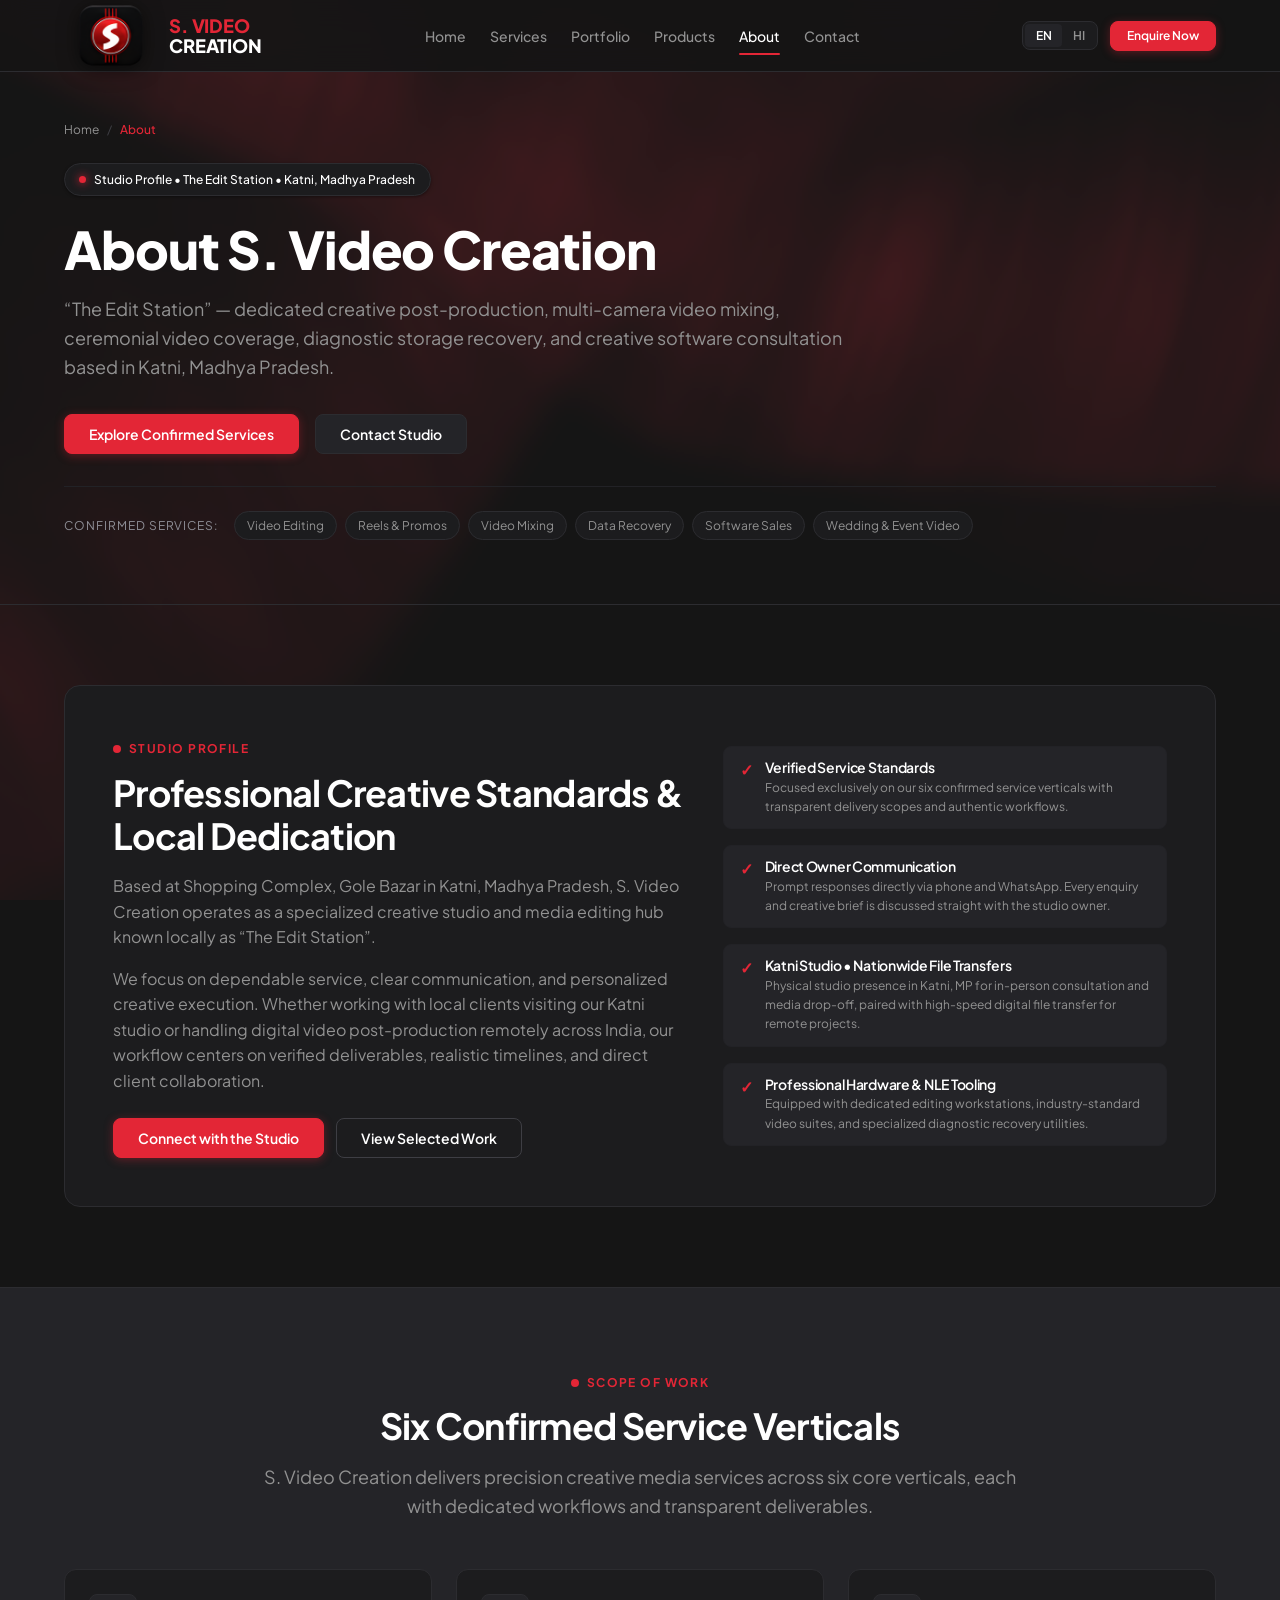
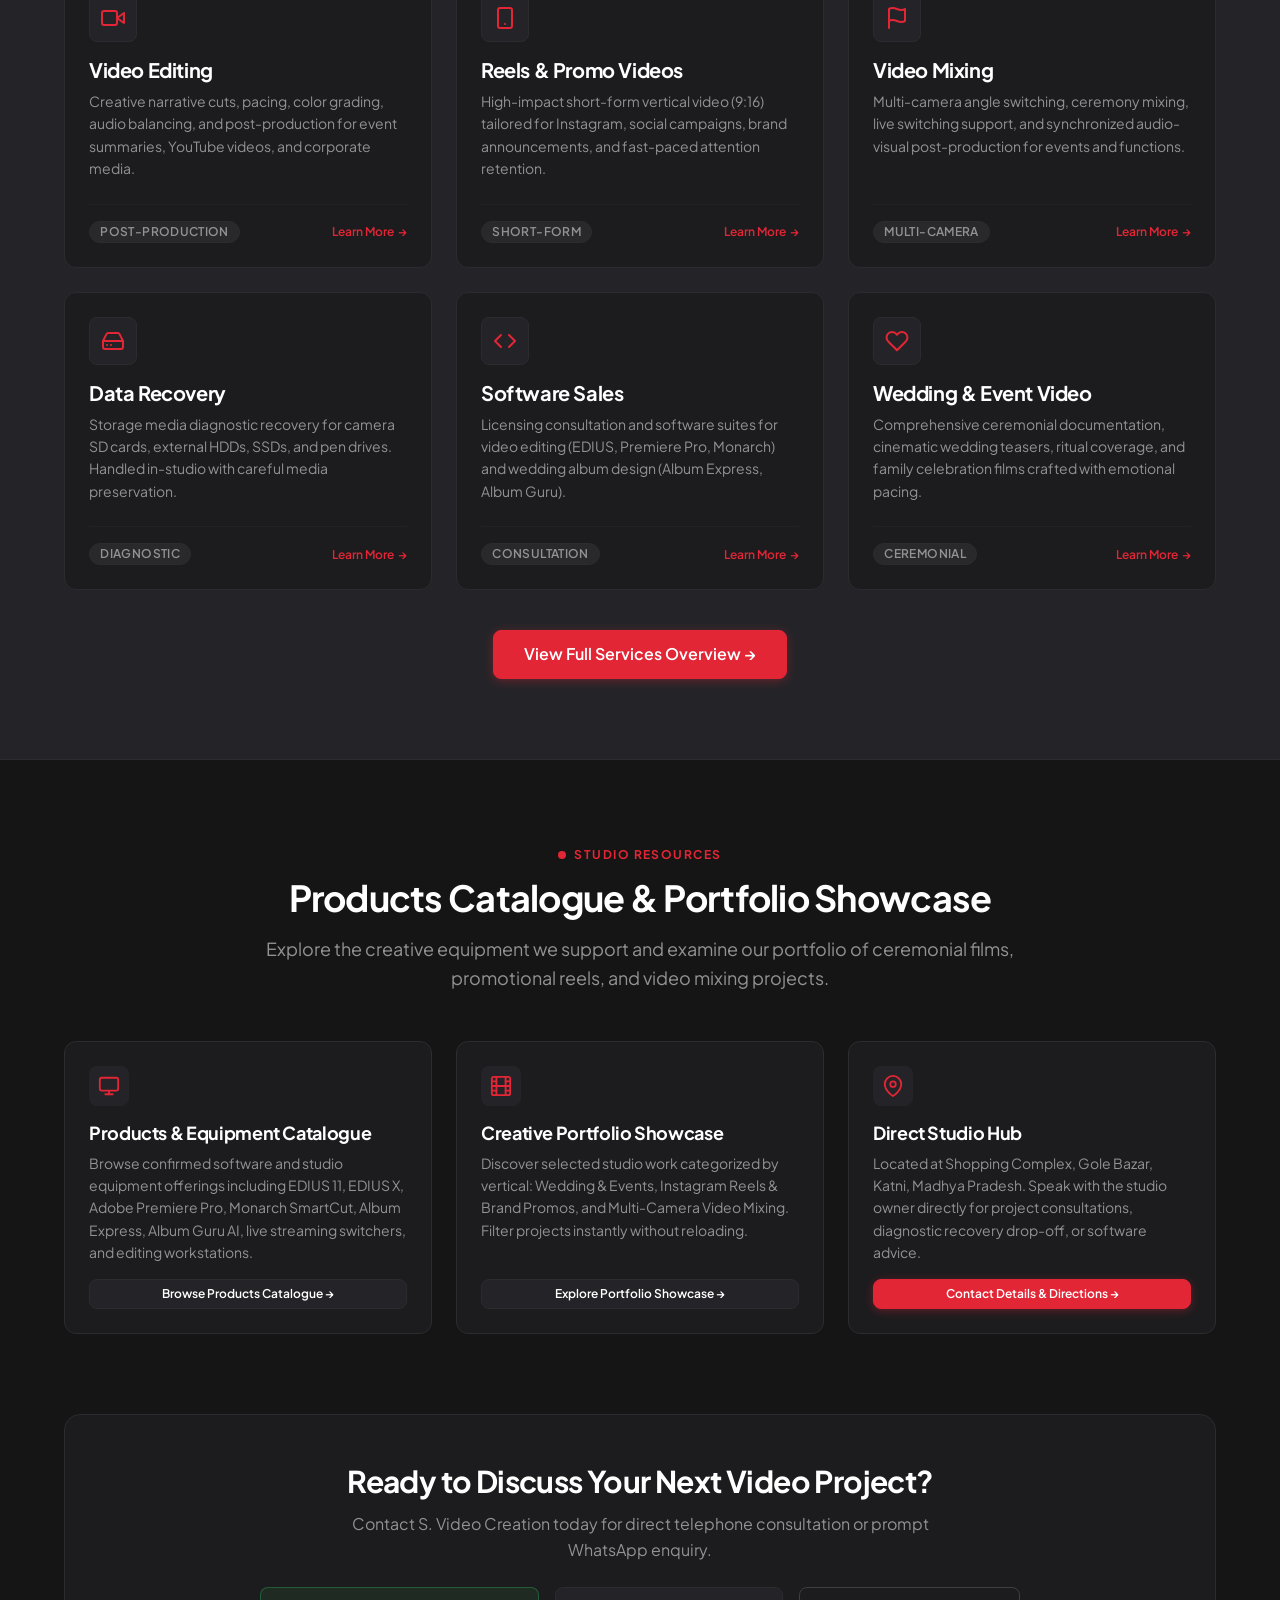
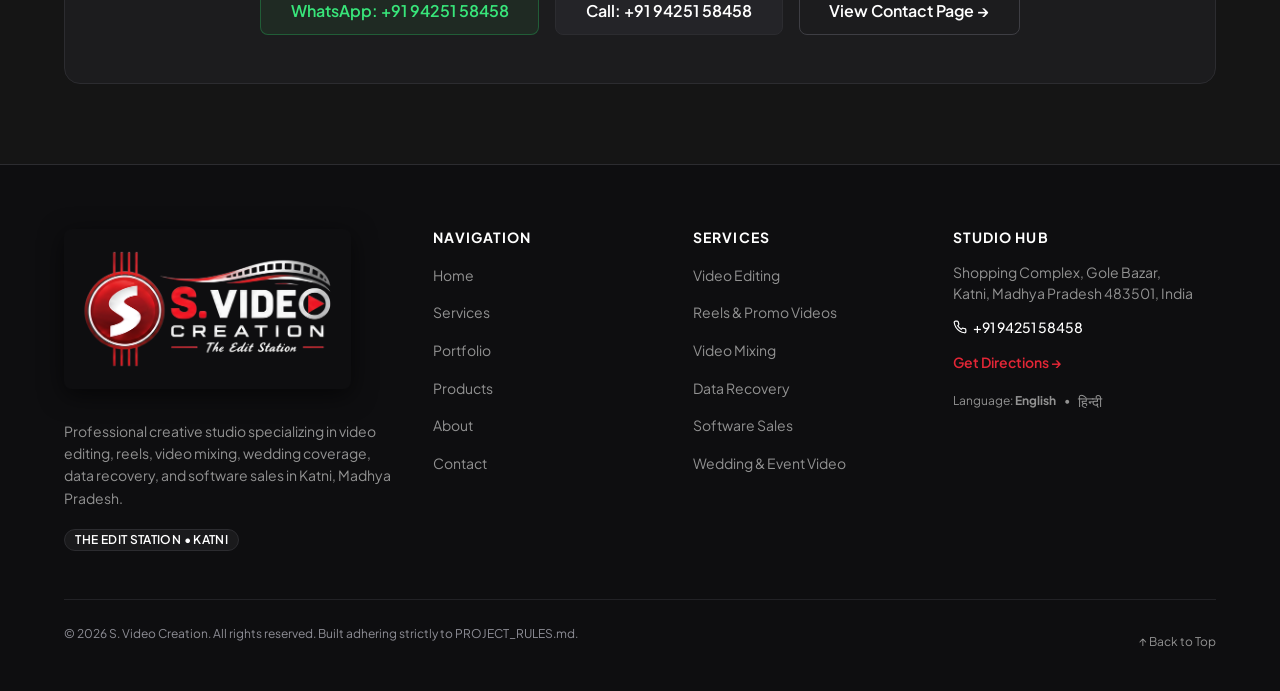
<file: about/index.html>
<!DOCTYPE html>
<html lang="en">

<head>
  <meta charset="UTF-8">
  <meta name="viewport" content="width=device-width, initial-scale=1.0">

  <!-- SEO Meta Tags -->
  <title>About S. Video Creation | The Edit Station &bull; Katni, MP</title>
  <meta name="description"
    content="Learn about S. Video Creation (&ldquo;The Edit Station&rdquo;) in Katni, Madhya Pradesh. Professional video editing, multi-camera mixing, wedding films, data recovery, and creative software consultation.">
  <meta name="author" content="S. Video Creation">
  <meta name="robots" content="index, follow">

  <!-- Open Graph / Social Sharing -->
  <meta property="og:type" content="website">
  <meta property="og:title" content="About S. Video Creation | The Edit Station &bull; Katni, MP">
  <meta property="og:description"
    content="Professional video editing, reels, video mixing, wedding coverage, data recovery, and creative software sales based in Katni, Madhya Pradesh.">
  <meta property="og:locale" content="en_IN">

  <!-- Multilingual SEO & Alternate Links -->
  <link rel="alternate" hreflang="en-IN" href="https://svideocreation.netlify.app/about/">
  <link rel="alternate" hreflang="hi-IN" href="https://svideocreation.netlify.app/hi/about/">
  <link rel="alternate" hreflang="x-default" href="https://svideocreation.netlify.app/about/">

  <!-- Google Fonts: Plus Jakarta Sans & Noto Sans Devanagari -->
  <link rel="preconnect" href="https://fonts.googleapis.com">
  <link rel="preconnect" href="https://fonts.gstatic.com" crossorigin>
  <link
    href="https://fonts.googleapis.com/css2?family=Noto+Sans+Devanagari:wght@400;500;600;700&family=Plus+Jakarta+Sans:wght@400;500;600;700;800&display=swap"
    rel="stylesheet">

  <!-- Stylesheet Hierarchy -->
  <link rel="stylesheet" href="../css/tokens.css">
  <link rel="stylesheet" href="../css/reset.css">
  <link rel="stylesheet" href="../css/layout.css">
  <link rel="stylesheet" href="../css/components.css">
  <link rel="stylesheet" href="../css/pages.css">

  <!-- Deferred Interactive Script -->
  <script src="../js/main.js" defer></script>
</head>

<body>
  <!-- Skip to Content Link for Accessibility -->
  <a href="#top" class="skip-to-content">Skip to content</a>

  <!-- ======================================================================
       Site Header
       ====================================================================== -->
  <header class="site-header" id="siteHeader">
    <div class="container header-inner">

      <!-- Official Brand Logo & Text Lockup -->
      <a href="../" class="brand-logo-link" aria-label="S. Video Creation Home">
        <img src="../assets/images/brand/s-video-creation-icon.png" alt="S. Video Creation Icon" class="brand-logo-img"
          width="808" height="616">
        <div class="brand-logo-content">
          <span class="brand-logo-text brand-logo-accent">S. VIDEO</span>
          <span class="brand-logo-text">CREATION</span>
        </div>
      </a>

      <!-- Desktop Primary Navigation -->
      <nav class="site-nav" aria-label="Main Navigation">
        <ul class="nav-list">
          <li><a href="../" class="nav-link">Home</a></li>
          <li><a href="../services/" class="nav-link">Services</a></li>
          <li><a href="../portfolio/" class="nav-link">Portfolio</a></li>
          <li><a href="../products/" class="nav-link">Products</a></li>
          <li><a href="./" class="nav-link active" aria-current="page">About</a></li>
          <li><a href="../contact/" class="nav-link">Contact</a></li>
        </ul>
      </nav>

      <!-- Header Action Items: Language Switcher & Contact CTA -->
      <div class="header-actions">
        <div class="lang-switcher" aria-label="Language selector">
          <span class="lang-btn active" title="Current language: English" aria-current="true">EN</span>
          <a href="../hi/about/" class="lang-btn" title="हिन्दी संस्करण">HI</a>
        </div>

        <a href="../contact/" class="btn btn-primary btn-sm">Enquire Now</a>

        <!-- Mobile Menu Toggle Button -->
        <button class="menu-toggle" id="menuToggle" aria-expanded="false" aria-controls="mobileNavDrawer"
          aria-label="Open menu">
          <span class="menu-toggle-bar"></span>
          <span class="menu-toggle-bar"></span>
          <span class="menu-toggle-bar"></span>
        </button>
      </div>

    </div>
  </header>

  <!-- Mobile Navigation Drawer -->
  <nav class="mobile-nav-drawer" id="mobileNavDrawer" aria-hidden="true" aria-label="Mobile Navigation">
    <ul class="mobile-nav-list">
      <li><a href="../" class="mobile-nav-link">Home</a></li>
      <li><a href="../services/" class="mobile-nav-link">Services</a></li>
      <li><a href="../portfolio/" class="mobile-nav-link">Portfolio</a></li>
      <li><a href="../products/" class="mobile-nav-link">Products &amp; Software</a></li>
      <li><a href="./" class="mobile-nav-link active" aria-current="page">About the Studio</a></li>
      <li><a href="../contact/" class="mobile-nav-link">Contact &amp; Location</a></li>
    </ul>

    <div class="mobile-nav-footer">
      <div class="lang-switcher" style="align-self: flex-start;">
        <span class="lang-btn active" aria-current="true">English</span>
        <a href="../hi/about/" class="lang-btn" style="text-decoration: none;">हिन्दी</a>
      </div>
      <a href="https://wa.me/919425158458?text=Hi%20S.%20Video%20Creation%2C%20I%27d%20like%20to%20enquire%20about%20your%20services."
        target="_blank" rel="noopener noreferrer" class="btn btn-whatsapp">WhatsApp Us</a>
      <a href="tel:+919425158458" class="btn btn-secondary">Call: +91 94251 58458</a>
    </div>
  </nav>

  <!-- ======================================================================
       Main Content Landmark
       ====================================================================== -->
  <main id="top">

    <!-- Subpage Hero Section -->
    <section class="subpage-hero" aria-labelledby="aboutHeroTitle">
      <div class="container">

        <!-- Breadcrumb Navigation -->
        <nav class="breadcrumbs" aria-label="Breadcrumb">
          <ol class="breadcrumbs-list">
            <li class="breadcrumbs-item"><a href="../">Home</a></li>
            <li class="breadcrumbs-separator" aria-hidden="true">/</li>
            <li class="breadcrumbs-item" aria-current="page">About</li>
          </ol>
        </nav>

        <!-- Studio Profile Badge -->
        <div class="hero-badge-wrapper" style="text-align: left;">
          <span class="hero-location-badge">
            <span class="hero-location-dot"></span>
            Studio Profile &bull; The Edit Station &bull; Katni, Madhya Pradesh
          </span>
        </div>

        <h1 id="aboutHeroTitle" class="subpage-hero-title">
          About S. Video Creation
        </h1>

        <p class="subpage-hero-lead">
          &ldquo;The Edit Station&rdquo; &mdash; dedicated creative post-production, multi-camera video mixing, ceremonial video coverage, diagnostic storage recovery, and creative software consultation based in Katni, Madhya Pradesh.
        </p>

        <div class="subpage-hero-actions">
          <a href="../services/" class="btn btn-primary">Explore Confirmed Services</a>
          <a href="../contact/" class="btn btn-secondary">Contact Studio</a>
        </div>

        <!-- Confirmed Service Verticals Row -->
        <div class="subpage-badge-row">
          <span class="hero-pill-label">Confirmed Services:</span>
          <span class="hero-pill">Video Editing</span>
          <span class="hero-pill">Reels &amp; Promos</span>
          <span class="hero-pill">Video Mixing</span>
          <span class="hero-pill">Data Recovery</span>
          <span class="hero-pill">Software Sales</span>
          <span class="hero-pill">Wedding &amp; Event Video</span>
        </div>

      </div>
    </section>

    <!-- Studio Profile & Core Pillars Section -->
    <section class="section" aria-labelledby="pillarsTitle">
      <div class="container">

        <div class="about-box">
          <div class="about-grid">

            <div>
              <span class="section-eyebrow">Studio Profile</span>
              <h2 id="pillarsTitle" class="section-title">Professional Creative Standards &amp; Local Dedication</h2>
              <p>
                Based at Shopping Complex, Gole Bazar in Katni, Madhya Pradesh, S. Video Creation operates as a specialized creative studio and media editing hub known locally as &ldquo;The Edit Station&rdquo;.
              </p>
              <p>
                We focus on dependable service, clear communication, and personalized creative execution. Whether working with local clients visiting our Katni studio or handling digital video post-production remotely across India, our workflow centers on verified deliverables, realistic timelines, and direct client collaboration.
              </p>
              <div style="margin-top: var(--space-6); display: flex; flex-wrap: wrap; gap: var(--space-3);">
                <a href="../contact/" class="btn btn-primary">Connect with the Studio</a>
                <a href="../portfolio/" class="btn btn-outline">View Selected Work</a>
              </div>
            </div>

            <div class="about-features-list">

              <div class="about-feature-item">
                <span class="about-feature-check" aria-hidden="true">&#10003;</span>
                <div>
                  <h3 class="about-feature-title">Verified Service Standards</h3>
                  <p class="about-feature-desc">Focused exclusively on our six confirmed service verticals with transparent delivery scopes and authentic workflows.</p>
                </div>
              </div>

              <div class="about-feature-item">
                <span class="about-feature-check" aria-hidden="true">&#10003;</span>
                <div>
                  <h3 class="about-feature-title">Direct Owner Communication</h3>
                  <p class="about-feature-desc">Prompt responses directly via phone and WhatsApp. Every enquiry and creative brief is discussed straight with the studio owner.</p>
                </div>
              </div>

              <div class="about-feature-item">
                <span class="about-feature-check" aria-hidden="true">&#10003;</span>
                <div>
                  <h3 class="about-feature-title">Katni Studio &bull; Nationwide File Transfers</h3>
                  <p class="about-feature-desc">Physical studio presence in Katni, MP for in-person consultation and media drop-off, paired with high-speed digital file transfer for remote projects.</p>
                </div>
              </div>

              <div class="about-feature-item">
                <span class="about-feature-check" aria-hidden="true">&#10003;</span>
                <div>
                  <h3 class="about-feature-title">Professional Hardware &amp; NLE Tooling</h3>
                  <p class="about-feature-desc">Equipped with dedicated editing workstations, industry-standard video suites, and specialized diagnostic recovery utilities.</p>
                </div>
              </div>

            </div>

          </div>
        </div>

      </div>
    </section>

    <!-- Six Confirmed Services Overview Section -->
    <section class="section" style="background-color: var(--color-bg-surface-elevated); border-top: 1px solid var(--color-border); border-bottom: 1px solid var(--color-border);" aria-labelledby="servicesScopeTitle">
      <div class="container">

        <div class="section-header section-header--center">
          <span class="section-eyebrow">Scope of Work</span>
          <h2 id="servicesScopeTitle" class="section-title">Six Confirmed Service Verticals</h2>
          <p class="section-description">
            S. Video Creation delivers precision creative media services across six core verticals, each with dedicated workflows and transparent deliverables.
          </p>
        </div>

        <div class="services-grid">

          <!-- 1. Video Editing -->
          <article class="card service-card">
            <div class="service-card-top">
              <div class="service-card-icon" aria-hidden="true">
                <svg width="24" height="24" viewBox="0 0 24 24" fill="none" stroke="currentColor" stroke-width="2" stroke-linecap="round" stroke-linejoin="round">
                  <polygon points="23 7 16 12 23 17 23 7"></polygon>
                  <rect x="1" y="5" width="15" height="14" rx="2" ry="2"></rect>
                </svg>
              </div>
              <h3 class="service-card-title">Video Editing</h3>
              <p class="service-card-desc">
                Creative narrative cuts, pacing, color grading, audio balancing, and post-production for event summaries, YouTube videos, and corporate media.
              </p>
            </div>
            <div class="service-card-footer">
              <span class="badge badge-neutral">Post-Production</span>
              <a href="../services/video-editing/" class="service-card-action">
                Learn More <span aria-hidden="true">&rarr;</span>
              </a>
            </div>
          </article>

          <!-- 2. Reels & Promotional Videos -->
          <article class="card service-card">
            <div class="service-card-top">
              <div class="service-card-icon" aria-hidden="true">
                <svg width="24" height="24" viewBox="0 0 24 24" fill="none" stroke="currentColor" stroke-width="2" stroke-linecap="round" stroke-linejoin="round">
                  <rect x="5" y="2" width="14" height="20" rx="2" ry="2"></rect>
                  <line x1="12" y1="18" x2="12.01" y2="18"></line>
                </svg>
              </div>
              <h3 class="service-card-title">Reels &amp; Promo Videos</h3>
              <p class="service-card-desc">
                High-impact short-form vertical video (9:16) tailored for Instagram, social campaigns, brand announcements, and fast-paced attention retention.
              </p>
            </div>
            <div class="service-card-footer">
              <span class="badge badge-neutral">Short-Form</span>
              <a href="../services/reels-promotional-videos/" class="service-card-action">
                Learn More <span aria-hidden="true">&rarr;</span>
              </a>
            </div>
          </article>

          <!-- 3. Video Mixing -->
          <article class="card service-card">
            <div class="service-card-top">
              <div class="service-card-icon" aria-hidden="true">
                <svg width="24" height="24" viewBox="0 0 24 24" fill="none" stroke="currentColor" stroke-width="2" stroke-linecap="round" stroke-linejoin="round">
                  <path d="M4 15s1-1 4-1 5 2 8 2 4-1 4-1V3s-1 1-4 1-5-2-8-2-4 1-4 1z"></path>
                  <line x1="4" y1="22" x2="4" y2="15"></line>
                </svg>
              </div>
              <h3 class="service-card-title">Video Mixing</h3>
              <p class="service-card-desc">
                Multi-camera angle switching, ceremony mixing, live switching support, and synchronized audio-visual post-production for events and functions.
              </p>
            </div>
            <div class="service-card-footer">
              <span class="badge badge-neutral">Multi-Camera</span>
              <a href="../services/video-mixing/" class="service-card-action">
                Learn More <span aria-hidden="true">&rarr;</span>
              </a>
            </div>
          </article>

          <!-- 4. Data Recovery -->
          <article class="card service-card">
            <div class="service-card-top">
              <div class="service-card-icon" aria-hidden="true">
                <svg width="24" height="24" viewBox="0 0 24 24" fill="none" stroke="currentColor" stroke-width="2" stroke-linecap="round" stroke-linejoin="round">
                  <line x1="22" y1="12" x2="2" y2="12"></line>
                  <path d="M5.45 5.11L2 12v6a2 2 0 0 0 2 2h16a2 2 0 0 0 2-2v-6l-3.45-6.89A2 2 0 0 0 16.76 4H7.24a2 2 0 0 0-1.79 1.11z"></path>
                  <line x1="6" y1="16" x2="6.01" y2="16"></line>
                  <line x1="10" y1="16" x2="10.01" y2="16"></line>
                </svg>
              </div>
              <h3 class="service-card-title">Data Recovery</h3>
              <p class="service-card-desc">
                Storage media diagnostic recovery for camera SD cards, external HDDs, SSDs, and pen drives. Handled in-studio with careful media preservation.
              </p>
            </div>
            <div class="service-card-footer">
              <span class="badge badge-neutral">Diagnostic</span>
              <a href="../services/data-recovery/" class="service-card-action">
                Learn More <span aria-hidden="true">&rarr;</span>
              </a>
            </div>
          </article>

          <!-- 5. Software Sales -->
          <article class="card service-card">
            <div class="service-card-top">
              <div class="service-card-icon" aria-hidden="true">
                <svg width="24" height="24" viewBox="0 0 24 24" fill="none" stroke="currentColor" stroke-width="2" stroke-linecap="round" stroke-linejoin="round">
                  <polyline points="16 18 22 12 16 6"></polyline>
                  <polyline points="8 6 2 12 8 18"></polyline>
                </svg>
              </div>
              <h3 class="service-card-title">Software Sales</h3>
              <p class="service-card-desc">
                Licensing consultation and software suites for video editing (EDIUS, Premiere Pro, Monarch) and wedding album design (Album Express, Album Guru).
              </p>
            </div>
            <div class="service-card-footer">
              <span class="badge badge-neutral">Consultation</span>
              <a href="../services/software-sales/" class="service-card-action">
                Learn More <span aria-hidden="true">&rarr;</span>
              </a>
            </div>
          </article>

          <!-- 6. Wedding & Event Video -->
          <article class="card service-card">
            <div class="service-card-top">
              <div class="service-card-icon" aria-hidden="true">
                <svg width="24" height="24" viewBox="0 0 24 24" fill="none" stroke="currentColor" stroke-width="2" stroke-linecap="round" stroke-linejoin="round">
                  <path d="M20.84 4.61a5.5 5.5 0 0 0-7.78 0L12 5.67l-1.06-1.06a5.5 5.5 0 0 0-7.78 7.78l1.06 1.06L12 21.23l7.78-7.78 1.06-1.06a5.5 5.5 0 0 0 0-7.78z"></path>
                </svg>
              </div>
              <h3 class="service-card-title">Wedding &amp; Event Video</h3>
              <p class="service-card-desc">
                Comprehensive ceremonial documentation, cinematic wedding teasers, ritual coverage, and family celebration films crafted with emotional pacing.
              </p>
            </div>
            <div class="service-card-footer">
              <span class="badge badge-neutral">Ceremonial</span>
              <a href="../services/wedding-event-video/" class="service-card-action">
                Learn More <span aria-hidden="true">&rarr;</span>
              </a>
            </div>
          </article>

        </div>

        <div style="text-align: center; margin-top: var(--space-10);">
          <a href="../services/" class="btn btn-primary btn-lg">View Full Services Overview &rarr;</a>
        </div>

      </div>
    </section>

    <!-- Products & Portfolio Link Section -->
    <section class="section" aria-labelledby="productsPortfolioTitle">
      <div class="container">

        <div class="section-header section-header--center">
          <span class="section-eyebrow">Studio Resources</span>
          <h2 id="productsPortfolioTitle" class="section-title">Products Catalogue &amp; Portfolio Showcase</h2>
          <p class="section-description">
            Explore the creative equipment we support and examine our portfolio of ceremonial films, promotional reels, and video mixing projects.
          </p>
        </div>

        <div class="use-cases-grid">

          <!-- Products Card -->
          <div class="use-case-card">
            <div class="use-case-card-icon" aria-hidden="true">
              <svg width="22" height="22" viewBox="0 0 24 24" fill="none" stroke="currentColor" stroke-width="2" stroke-linecap="round" stroke-linejoin="round">
                <rect x="2" y="3" width="20" height="14" rx="2" ry="2"></rect>
                <line x1="8" y1="21" x2="16" y2="21"></line>
                <line x1="12" y1="17" x2="12" y2="21"></line>
              </svg>
            </div>
            <h3 class="use-case-card-title">Products &amp; Equipment Catalogue</h3>
            <p class="use-case-card-desc">
              Browse confirmed software and studio equipment offerings including EDIUS 11, EDIUS X, Adobe Premiere Pro, Monarch SmartCut, Album Express, Album Guru AI, live streaming switchers, and editing workstations.
            </p>
            <div class="use-case-card-tag">
              <a href="../products/" class="btn btn-secondary btn-sm" style="width: 100%;">
                Browse Products Catalogue &rarr;
              </a>
            </div>
          </div>

          <!-- Portfolio Card -->
          <div class="use-case-card">
            <div class="use-case-card-icon" aria-hidden="true">
              <svg width="22" height="22" viewBox="0 0 24 24" fill="none" stroke="currentColor" stroke-width="2" stroke-linecap="round" stroke-linejoin="round">
                <rect x="2" y="2" width="20" height="20" rx="2.18" ry="2.18"></rect>
                <line x1="7" y1="2" x2="7" y2="22"></line>
                <line x1="17" y1="2" x2="17" y2="22"></line>
                <line x1="2" y1="12" x2="22" y2="12"></line>
                <line x1="2" y1="7" x2="7" y2="7"></line>
                <line x1="2" y1="17" x2="7" y2="17"></line>
                <line x1="17" y1="17" x2="22" y2="17"></line>
                <line x1="17" y1="7" x2="22" y2="7"></line>
              </svg>
            </div>
            <h3 class="use-case-card-title">Creative Portfolio Showcase</h3>
            <p class="use-case-card-desc">
              Discover selected studio work categorized by vertical: Wedding &amp; Events, Instagram Reels &amp; Brand Promos, and Multi-Camera Video Mixing. Filter projects instantly without reloading.
            </p>
            <div class="use-case-card-tag">
              <a href="../portfolio/" class="btn btn-secondary btn-sm" style="width: 100%;">
                Explore Portfolio Showcase &rarr;
              </a>
            </div>
          </div>

          <!-- Direct Studio Hub Card -->
          <div class="use-case-card">
            <div class="use-case-card-icon" aria-hidden="true">
              <svg width="22" height="22" viewBox="0 0 24 24" fill="none" stroke="currentColor" stroke-width="2" stroke-linecap="round" stroke-linejoin="round">
                <path d="M21 10c0 7-9 13-9 13s-9-6-9-13a9 9 0 0 1 18 0z"></path>
                <circle cx="12" cy="10" r="3"></circle>
              </svg>
            </div>
            <h3 class="use-case-card-title">Direct Studio Hub</h3>
            <p class="use-case-card-desc">
              Located at Shopping Complex, Gole Bazar, Katni, Madhya Pradesh. Speak with the studio owner directly for project consultations, diagnostic recovery drop-off, or software advice.
            </p>
            <div class="use-case-card-tag">
              <a href="../contact/" class="btn btn-primary btn-sm" style="width: 100%;">
                Contact Details &amp; Directions &rarr;
              </a>
            </div>
          </div>

        </div>

      </div>
    </section>

    <!-- Call to Action Banner -->
    <section class="section" style="padding-top: 0;">
      <div class="container">
        <div class="service-cta-banner">
          <h2 class="service-cta-banner-title">Ready to Discuss Your Next Video Project?</h2>
          <p class="service-cta-banner-desc">
            Contact S. Video Creation today for direct telephone consultation or prompt WhatsApp enquiry.
          </p>
          <div style="display: flex; flex-wrap: wrap; justify-content: center; gap: var(--space-4);">
            <a href="https://wa.me/919425158458?text=Hi%20S.%20Video%20Creation%2C%20I%27d%20like%20to%20discuss%20a%20project%20after%20reading%20about%20your%20studio."
              target="_blank" rel="noopener noreferrer" class="btn btn-whatsapp btn-lg">
              WhatsApp: +91 94251 58458
            </a>
            <a href="tel:+919425158458" class="btn btn-secondary btn-lg">
              Call: +91 94251 58458
            </a>
            <a href="../contact/" class="btn btn-outline btn-lg">
              View Contact Page &rarr;
            </a>
          </div>
        </div>
      </div>
    </section>

  </main>

  <!-- ======================================================================
       Site Footer
       ====================================================================== -->
  <footer class="site-footer">
    <div class="container">

      <div class="footer-top">

        <!-- Brand & Studio Brief -->
        <div>
          <a href="../" class="brand-logo-link brand-logo-link--footer"
            aria-label="S. Video Creation - The Edit Station Home">
            <img src="../assets/images/brand/s-video-creation-horizontal-opt.png" alt="S. Video Creation &mdash; The Edit Station"
              class="brand-logo-img brand-logo-img--footer" width="600" height="335" loading="lazy">
          </a>
          <p class="footer-meta-text">
            Professional creative studio specializing in video editing, reels, video mixing, wedding coverage, data
            recovery, and software sales in Katni, Madhya Pradesh.
          </p>
          <span class="badge" style="background-color: rgba(255, 255, 255, 0.05); color: var(--color-brand-white); border: 1px solid var(--color-border);">The Edit Station &bull; Katni</span>
        </div>

        <!-- Quick Links -->
        <div>
          <h3 class="footer-col-title">Navigation</h3>
          <ul class="footer-links">
            <li><a href="../" class="footer-link">Home</a></li>
            <li><a href="../services/" class="footer-link">Services</a></li>
            <li><a href="../portfolio/" class="footer-link">Portfolio</a></li>
            <li><a href="../products/" class="footer-link">Products</a></li>
            <li><a href="./" class="footer-link">About</a></li>
            <li><a href="../contact/" class="footer-link">Contact</a></li>
          </ul>
        </div>

        <!-- Confirmed Services -->
        <div>
          <h3 class="footer-col-title">Services</h3>
          <ul class="footer-links">
            <li><a href="../services/video-editing/" class="footer-link">Video Editing</a></li>
            <li><a href="../services/reels-promotional-videos/" class="footer-link">Reels &amp; Promo Videos</a></li>
            <li><a href="../services/video-mixing/" class="footer-link">Video Mixing</a></li>
            <li><a href="../services/data-recovery/" class="footer-link">Data Recovery</a></li>
            <li><a href="../services/software-sales/" class="footer-link">Software Sales</a></li>
            <li><a href="../services/wedding-event-video/" class="footer-link">Wedding &amp; Event Video</a></li>
          </ul>
        </div>

        <!-- Regional & Contact Information -->
        <div>
          <h3 class="footer-col-title">Studio Hub</h3>
          <p class="footer-meta-text" style="line-height: 1.5; margin-bottom: var(--space-3);">
            Shopping Complex, Gole Bazar,<br>
            Katni, Madhya Pradesh 483501, India
          </p>
          <p class="footer-meta-text" style="margin-bottom: var(--space-3);">
            <a href="tel:+919425158458" class="footer-link" style="display: inline-flex; align-items: center; gap: 6px; color: var(--color-brand-white); font-weight: var(--font-weight-medium);">
              <svg width="14" height="14" viewBox="0 0 24 24" fill="none" stroke="currentColor" stroke-width="2" stroke-linecap="round" stroke-linejoin="round" aria-hidden="true"><path d="M22 16.92v3a2 2 0 0 1-2.18 2 19.79 19.79 0 0 1-8.63-3.07 19.5 19.5 0 0 1-6-6 19.79 19.79 0 0 1-3.07-8.67A2 2 0 0 1 4.11 2h3a2 2 0 0 1 2 1.72 12.84 12.84 0 0 0 .7 2.81 2 2 0 0 1-.45 2.11L8.09 9.91a16 16 0 0 0 6 6l1.27-1.27a2 2 0 0 1 2.11-.45 12.84 12.84 0 0 0 2.81.7A2 2 0 0 1 22 16.92z"></path></svg>
              +91 94251 58458
            </a>
          </p>
          <p class="footer-meta-text" style="margin-bottom: var(--space-4);">
            <a href="https://www.google.com/maps/dir//S.+Video+Creation,+Shopping+Complex,+Gole+Bazar,+Katni,+Madhya+Pradesh+483501/@23.8358531,80.3942008,17z/data=!4m17!1m7!3m6!1s0x398161da4b9945b7:0x40d4fdf375a88126!2sS.+Video+Creation!8m2!3d23.8358482!4d80.3967757!16s%2Fg%2F11g81qvw8_!4m8!1m0!1m5!1m1!1s0x398161da4b9945b7:0x40d4fdf375a88126!2m2!1d80.3967757!2d23.8358482!3e2?hl=en-IN&amp;entry=ttu&amp;g_ep=EgoyMDI2MTAyMC4wIKXMDSoASAFQAw%3D%3D" target="_blank" rel="noopener noreferrer" class="footer-link" style="color: var(--color-brand-red); font-weight: var(--font-weight-semibold);">
              Get Directions &rarr;
            </a>
          </p>
          <div class="footer-lang-status">
            <span>Language: <strong>English</strong></span>
            <span>&bull;</span>
            <a href="../hi/about/" class="footer-link">हिन्दी</a>
          </div>
        </div>

      </div>

      <!-- Footer Bottom -->
      <div class="footer-bottom">
        <p class="footer-copyright">
          &copy; 2026 S. Video Creation. All rights reserved. Built adhering strictly to PROJECT_RULES.md.
        </p>
        <div class="footer-lang-status">
          <a href="#top" class="footer-link" style="font-size: var(--text-xs);">&uarr; Back to Top</a>
        </div>
      </div>

    </div>
  </footer>

</body>

</html>
</file>
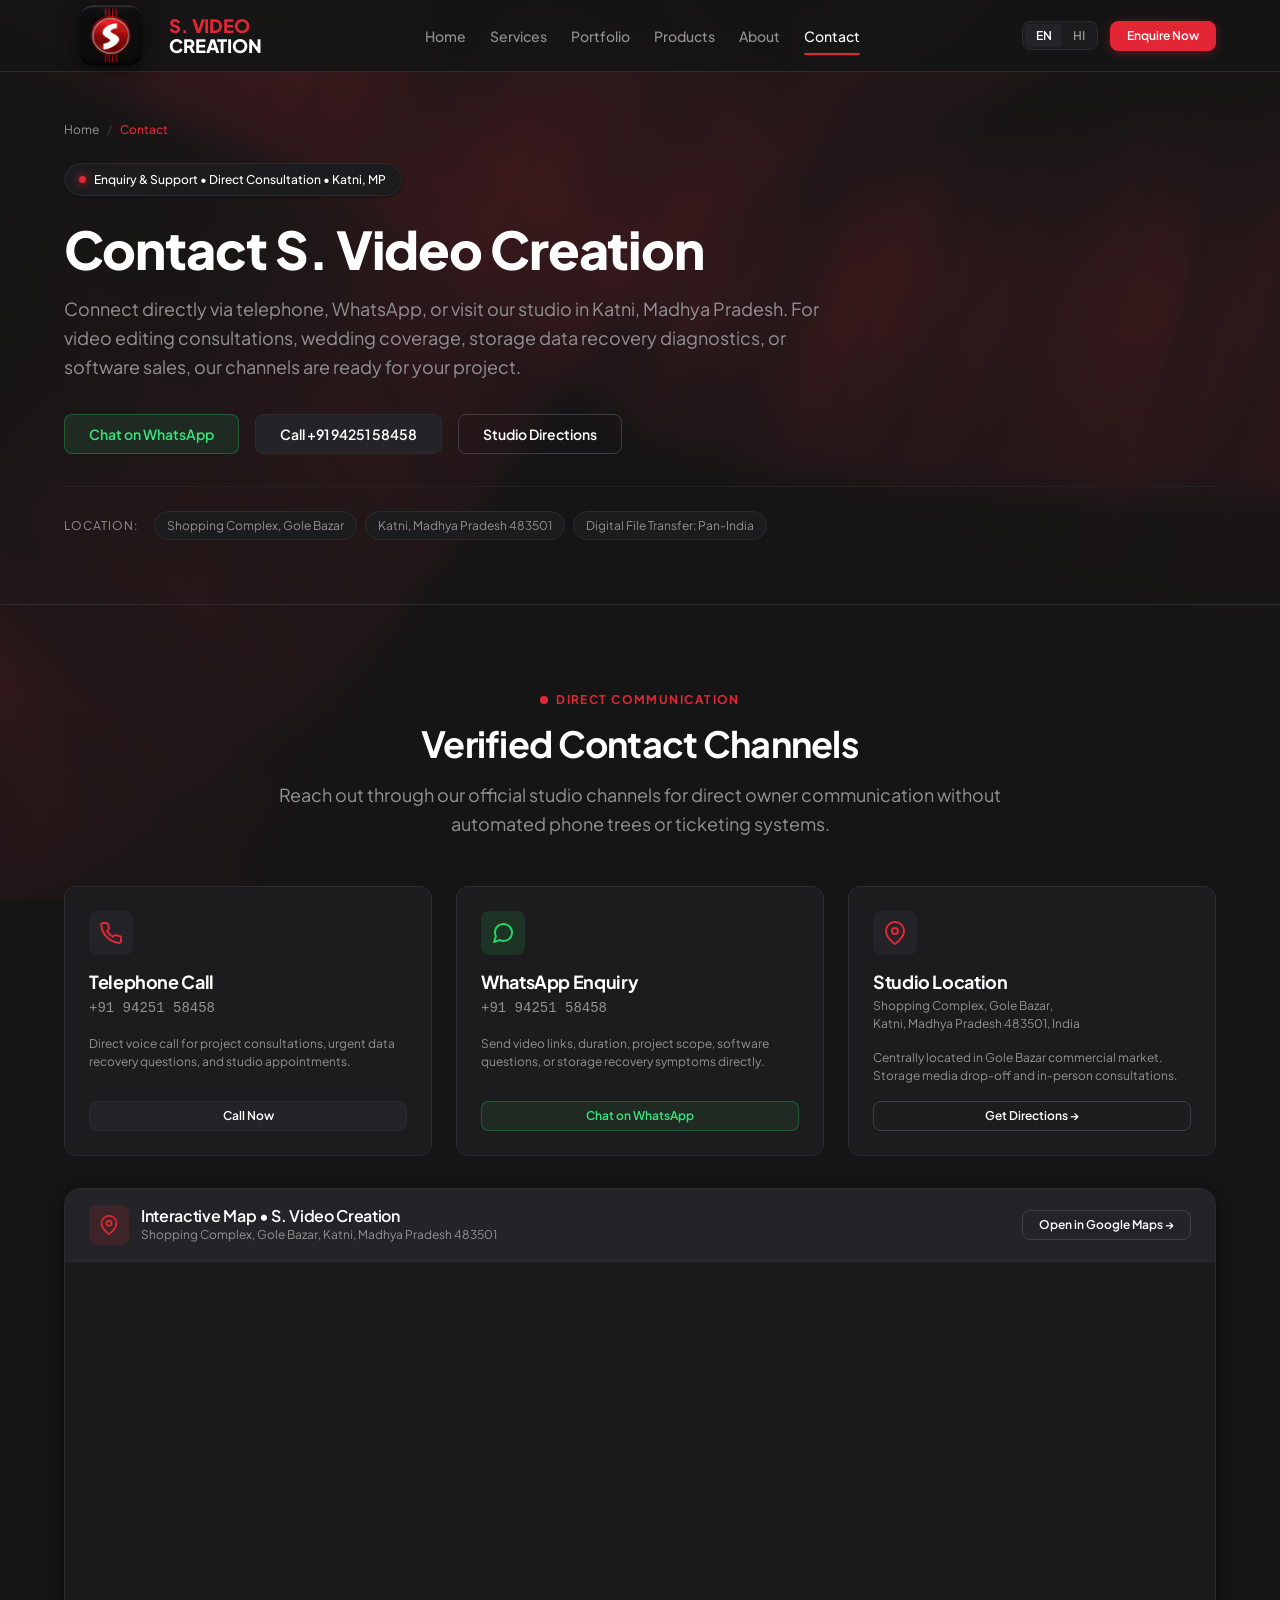
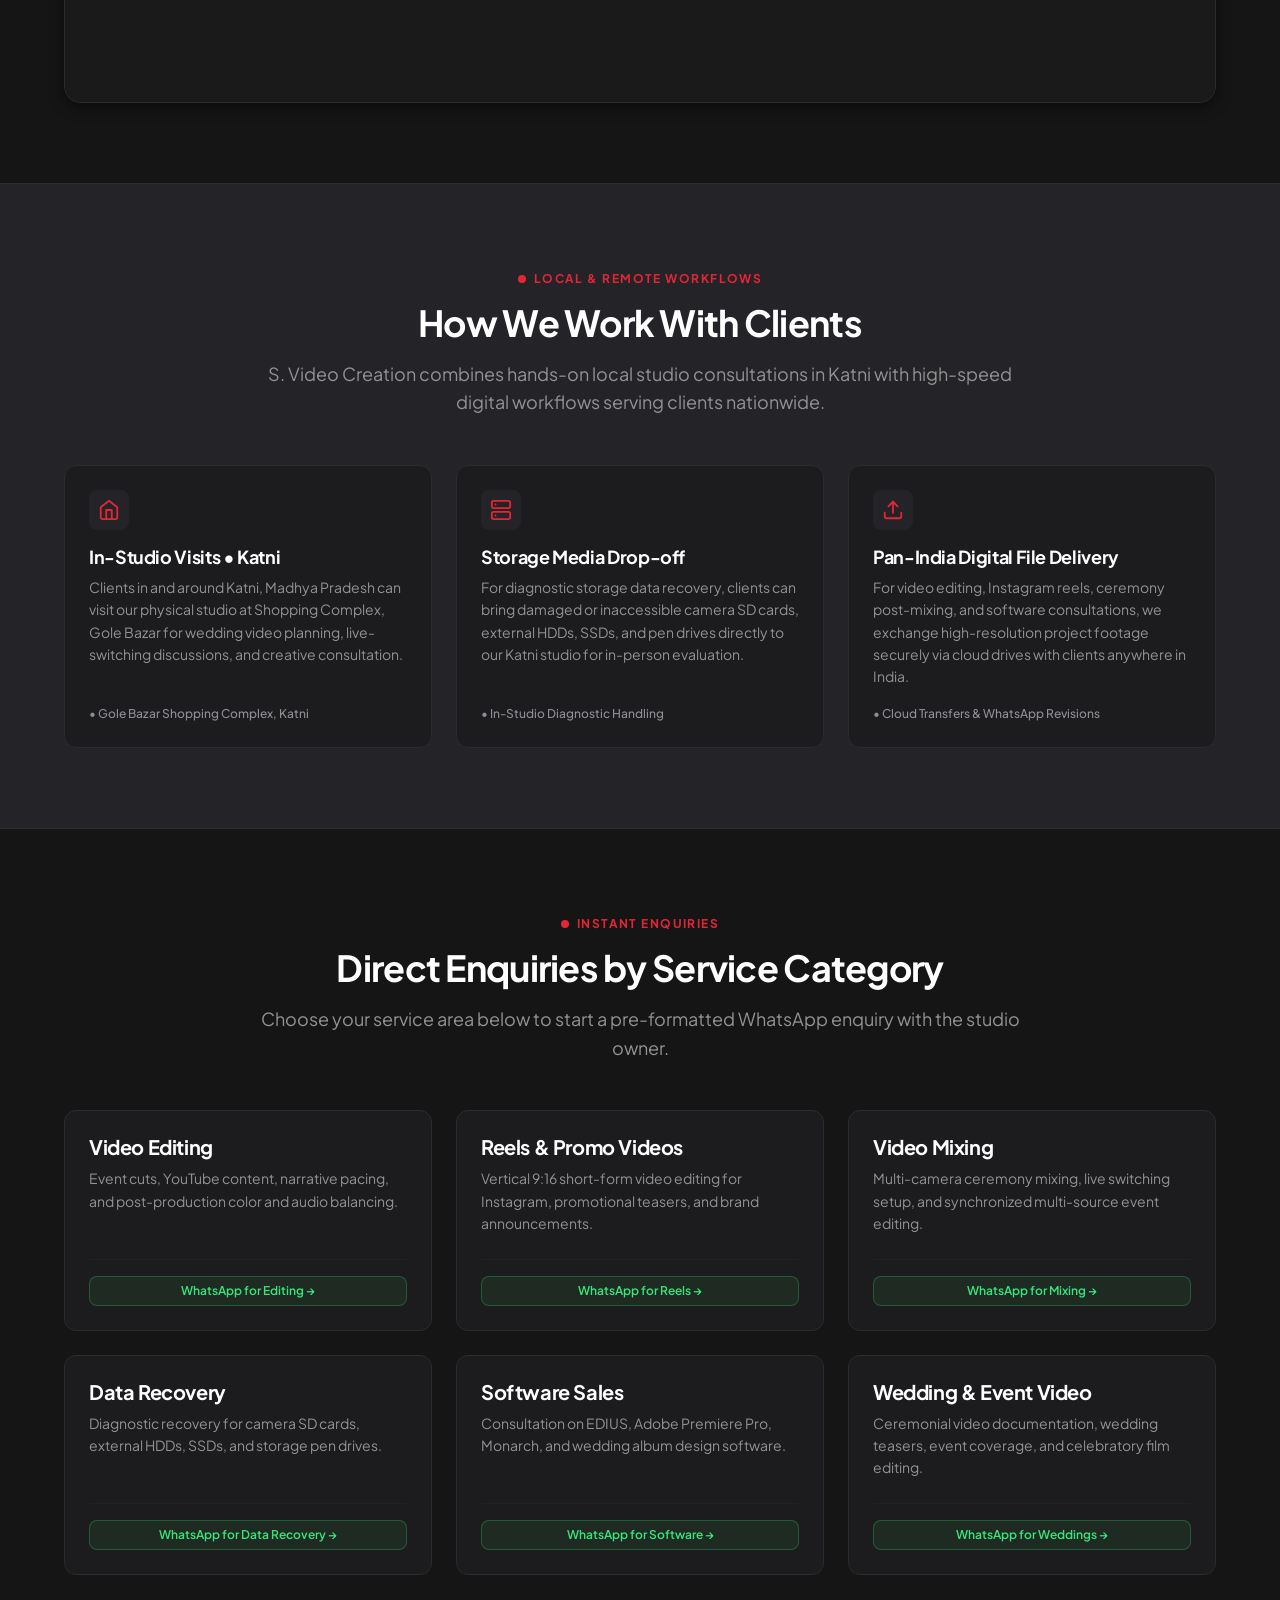
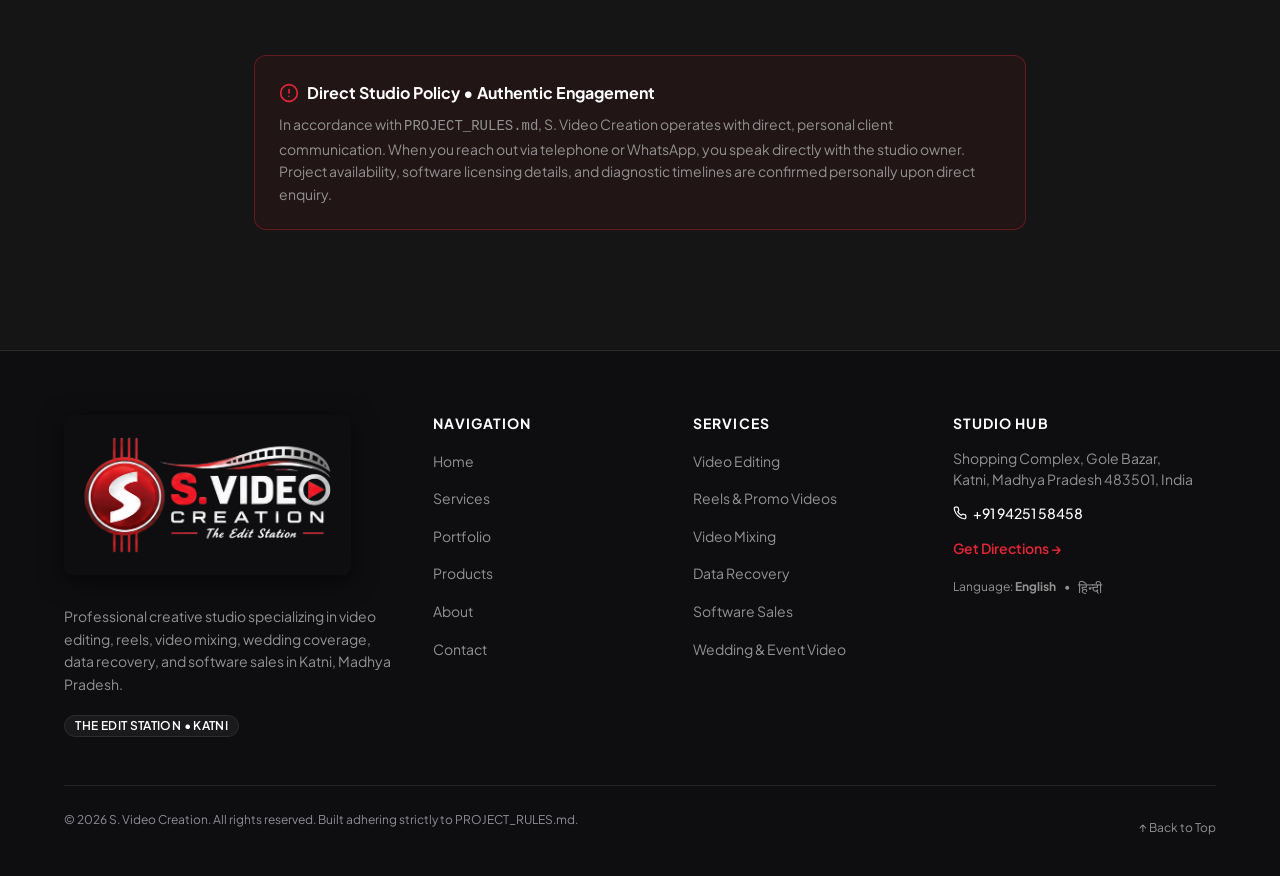
<file: contact/index.html>
<!DOCTYPE html>
<html lang="en">

<head>
  <meta charset="UTF-8">
  <meta name="viewport" content="width=device-width, initial-scale=1.0">

  <!-- SEO Meta Tags -->
  <title>Contact &amp; Studio Location | S. Video Creation Katni</title>
  <meta name="description"
    content="Contact S. Video Creation (&ldquo;The Edit Station&rdquo;) in Katni, Madhya Pradesh. Direct phone +91 94251 58458, WhatsApp chat, and studio location in Gole Bazar, Katni.">
  <meta name="author" content="S. Video Creation">
  <meta name="robots" content="index, follow">

  <!-- Open Graph / Social Sharing -->
  <meta property="og:type" content="website">
  <meta property="og:title" content="Contact &amp; Studio Location | S. Video Creation Katni">
  <meta property="og:description"
    content="Direct telephone, WhatsApp, and studio location details for S. Video Creation in Katni, Madhya Pradesh. Connect directly with the studio owner.">
  <meta property="og:locale" content="en_IN">

  <!-- Multilingual SEO & Alternate Links -->
  <link rel="alternate" hreflang="en-IN" href="https://svideocreation.netlify.app/contact/">
  <link rel="alternate" hreflang="hi-IN" href="https://svideocreation.netlify.app/hi/contact/">
  <link rel="alternate" hreflang="x-default" href="https://svideocreation.netlify.app/contact/">

  <!-- Google Fonts: Plus Jakarta Sans & Noto Sans Devanagari -->
  <link rel="preconnect" href="https://fonts.googleapis.com">
  <link rel="preconnect" href="https://fonts.gstatic.com" crossorigin>
  <link
    href="https://fonts.googleapis.com/css2?family=Noto+Sans+Devanagari:wght@400;500;600;700&family=Plus+Jakarta+Sans:wght@400;500;600;700;800&display=swap"
    rel="stylesheet">

  <!-- Stylesheet Hierarchy -->
  <link rel="stylesheet" href="../css/tokens.css">
  <link rel="stylesheet" href="../css/reset.css">
  <link rel="stylesheet" href="../css/layout.css">
  <link rel="stylesheet" href="../css/components.css">
  <link rel="stylesheet" href="../css/pages.css">

  <!-- Deferred Interactive Script -->
  <script src="../js/main.js" defer></script>
</head>

<body>
  <!-- Skip to Content Link for Accessibility -->
  <a href="#top" class="skip-to-content">Skip to content</a>

  <!-- ======================================================================
       Site Header
       ====================================================================== -->
  <header class="site-header" id="siteHeader">
    <div class="container header-inner">

      <!-- Official Brand Logo & Text Lockup -->
      <a href="../" class="brand-logo-link" aria-label="S. Video Creation Home">
        <img src="../assets/images/brand/s-video-creation-icon.png" alt="S. Video Creation Icon" class="brand-logo-img"
          width="808" height="616">
        <div class="brand-logo-content">
          <span class="brand-logo-text brand-logo-accent">S. VIDEO</span>
          <span class="brand-logo-text">CREATION</span>
        </div>
      </a>

      <!-- Desktop Primary Navigation -->
      <nav class="site-nav" aria-label="Main Navigation">
        <ul class="nav-list">
          <li><a href="../" class="nav-link">Home</a></li>
          <li><a href="../services/" class="nav-link">Services</a></li>
          <li><a href="../portfolio/" class="nav-link">Portfolio</a></li>
          <li><a href="../products/" class="nav-link">Products</a></li>
          <li><a href="../about/" class="nav-link">About</a></li>
          <li><a href="./" class="nav-link active" aria-current="page">Contact</a></li>
        </ul>
      </nav>

      <!-- Header Action Items: Language Switcher & Contact CTA -->
      <div class="header-actions">
        <div class="lang-switcher" aria-label="Language selector">
          <span class="lang-btn active" title="Current language: English" aria-current="true">EN</span>
          <a href="../hi/contact/" class="lang-btn" title="हिन्दी संस्करण">HI</a>
        </div>

        <a href="https://wa.me/919425158458?text=Hi%20S.%20Video%20Creation%2C%20I%27d%20like%20to%20enquire%20about%20your%20services."
          target="_blank" rel="noopener noreferrer" class="btn btn-primary btn-sm">Enquire Now</a>

        <!-- Mobile Menu Toggle Button -->
        <button class="menu-toggle" id="menuToggle" aria-expanded="false" aria-controls="mobileNavDrawer"
          aria-label="Open menu">
          <span class="menu-toggle-bar"></span>
          <span class="menu-toggle-bar"></span>
          <span class="menu-toggle-bar"></span>
        </button>
      </div>

    </div>
  </header>

  <!-- Mobile Navigation Drawer -->
  <nav class="mobile-nav-drawer" id="mobileNavDrawer" aria-hidden="true" aria-label="Mobile Navigation">
    <ul class="mobile-nav-list">
      <li><a href="../" class="mobile-nav-link">Home</a></li>
      <li><a href="../services/" class="mobile-nav-link">Services</a></li>
      <li><a href="../portfolio/" class="mobile-nav-link">Portfolio</a></li>
      <li><a href="../products/" class="mobile-nav-link">Products &amp; Software</a></li>
      <li><a href="../about/" class="mobile-nav-link">About the Studio</a></li>
      <li><a href="./" class="mobile-nav-link active" aria-current="page">Contact &amp; Location</a></li>
    </ul>

    <div class="mobile-nav-footer">
      <div class="lang-switcher" style="align-self: flex-start;">
        <span class="lang-btn active" aria-current="true">English</span>
        <a href="../hi/contact/" class="lang-btn" style="text-decoration: none;">हिन्दी</a>
      </div>
      <a href="https://wa.me/919425158458?text=Hi%20S.%20Video%20Creation%2C%20I%27d%20like%20to%20enquire%20about%20your%20services."
        target="_blank" rel="noopener noreferrer" class="btn btn-whatsapp">WhatsApp Us</a>
      <a href="tel:+919425158458" class="btn btn-secondary">Call: +91 94251 58458</a>
    </div>
  </nav>

  <!-- ======================================================================
       Main Content Landmark
       ====================================================================== -->
  <main id="top">

    <!-- Subpage Hero Section -->
    <section class="subpage-hero" aria-labelledby="contactHeroTitle">
      <div class="container">

        <!-- Breadcrumb Navigation -->
        <nav class="breadcrumbs" aria-label="Breadcrumb">
          <ol class="breadcrumbs-list">
            <li class="breadcrumbs-item"><a href="../">Home</a></li>
            <li class="breadcrumbs-separator" aria-hidden="true">/</li>
            <li class="breadcrumbs-item" aria-current="page">Contact</li>
          </ol>
        </nav>

        <!-- Status & Hub Badge -->
        <div class="hero-badge-wrapper" style="text-align: left;">
          <span class="hero-location-badge">
            <span class="hero-location-dot"></span>
            Enquiry &amp; Support &bull; Direct Consultation &bull; Katni, MP
          </span>
        </div>

        <h1 id="contactHeroTitle" class="subpage-hero-title">
          Contact S. Video Creation
        </h1>

        <p class="subpage-hero-lead">
          Connect directly via telephone, WhatsApp, or visit our studio in Katni, Madhya Pradesh. For video editing consultations, wedding coverage, storage data recovery diagnostics, or software sales, our channels are ready for your project.
        </p>

        <div class="subpage-hero-actions">
          <a href="https://wa.me/919425158458?text=Hi%20S.%20Video%20Creation%2C%20I%27d%20like%20to%20enquire%20about%20your%20services."
            target="_blank" rel="noopener noreferrer" class="btn btn-whatsapp">
            Chat on WhatsApp
          </a>
          <a href="tel:+919425158458" class="btn btn-secondary">
            Call +91 94251 58458
          </a>
          <a href="#studio-location" class="btn btn-outline">
            Studio Directions
          </a>
        </div>

        <!-- Location Pill Row -->
        <div class="subpage-badge-row">
          <span class="hero-pill-label">Location:</span>
          <span class="hero-pill">Shopping Complex, Gole Bazar</span>
          <span class="hero-pill">Katni, Madhya Pradesh 483501</span>
          <span class="hero-pill">Digital File Transfer: Pan-India</span>
        </div>

      </div>
    </section>

    <!-- Primary Contact Cards Section -->
    <section class="section" aria-labelledby="channelsTitle">
      <div class="container">

        <div class="section-header section-header--center">
          <span class="section-eyebrow">Direct Communication</span>
          <h2 id="channelsTitle" class="section-title">Verified Contact Channels</h2>
          <p class="section-description">
            Reach out through our official studio channels for direct owner communication without automated phone trees or ticketing systems.
          </p>
        </div>

        <div class="contact-grid">

          <!-- Direct Telephone Call -->
          <div class="contact-card">
            <div class="contact-card-icon" aria-hidden="true">
              <svg width="24" height="24" viewBox="0 0 24 24" fill="none" stroke="currentColor" stroke-width="2"
                stroke-linecap="round" stroke-linejoin="round">
                <path
                  d="M22 16.92v3a2 2 0 0 1-2.18 2 19.79 19.79 0 0 1-8.63-3.07 19.5 19.5 0 0 1-6-6 19.79 19.79 0 0 1-3.07-8.67A2 2 0 0 1 4.11 2h3a2 2 0 0 1 2 1.72 12.84 12.84 0 0 0 .7 2.81 2 2 0 0 1-.45 2.11L8.09 9.91a16 16 0 0 0 6 6l1.27-1.27a2 2 0 0 1 2.11-.45 12.84 12.84 0 0 0 2.81.7A2 2 0 0 1 22 16.92z">
                </path>
              </svg>
            </div>
            <div>
              <h3 class="contact-card-title">Telephone Call</h3>
              <p class="contact-card-val">
                <a href="tel:+919425158458" style="color: inherit; text-decoration: none;">+91 94251 58458</a>
              </p>
              <p style="font-size: var(--text-xs); color: var(--color-text-secondary); margin-top: var(--space-2); line-height: 1.5;">
                Direct voice call for project consultations, urgent data recovery questions, and studio appointments.
              </p>
            </div>
            <a href="tel:+919425158458" class="btn btn-secondary btn-sm" style="margin-top: auto;">
              Call Now
            </a>
          </div>

          <!-- WhatsApp Direct -->
          <div class="contact-card contact-card--whatsapp">
            <div class="contact-card-icon" aria-hidden="true">
              <svg width="24" height="24" viewBox="0 0 24 24" fill="none" stroke="currentColor" stroke-width="2"
                stroke-linecap="round" stroke-linejoin="round">
                <path
                  d="M21 11.5a8.38 8.38 0 0 1-.9 3.8 8.5 8.5 0 0 1-7.6 4.7 8.38 8.38 0 0 1-3.8-.9L3 21l1.9-5.7a8.38 8.38 0 0 1-.9-3.8 8.5 8.5 0 0 1 4.7-7.6 8.38 8.38 0 0 1 3.8-.9h.5a8.48 8.48 0 0 1 8 8v.5z">
                </path>
              </svg>
            </div>
            <div>
              <h3 class="contact-card-title">WhatsApp Enquiry</h3>
              <p class="contact-card-val">+91 94251 58458</p>
              <p style="font-size: var(--text-xs); color: var(--color-text-secondary); margin-top: var(--space-2); line-height: 1.5;">
                Send video links, duration, project scope, software questions, or storage recovery symptoms directly.
              </p>
            </div>
            <a href="https://wa.me/919425158458?text=Hi%20S.%20Video%20Creation%2C%20I%27d%20like%20to%20enquire%20about%20your%20services."
              target="_blank" rel="noopener noreferrer" class="btn btn-whatsapp btn-sm" style="margin-top: auto;">
              Chat on WhatsApp
            </a>
          </div>

          <!-- Studio Location -->
          <div class="contact-card" id="studio-location">
            <div class="contact-card-icon" aria-hidden="true">
              <svg width="24" height="24" viewBox="0 0 24 24" fill="none" stroke="currentColor" stroke-width="2"
                stroke-linecap="round" stroke-linejoin="round">
                <path d="M21 10c0 7-9 13-9 13s-9-6-9-13a9 9 0 0 1 18 0z"></path>
                <circle cx="12" cy="10" r="3"></circle>
              </svg>
            </div>
            <div>
              <h3 class="contact-card-title">Studio Location</h3>
              <p class="contact-card-val" style="font-family: inherit; font-size: var(--text-xs); line-height: 1.5;">
                Shopping Complex, Gole Bazar,<br>Katni, Madhya Pradesh 483501, India
              </p>
              <p style="font-size: var(--text-xs); color: var(--color-text-secondary); margin-top: var(--space-2); line-height: 1.5;">
                Centrally located in Gole Bazar commercial market. Storage media drop-off and in-person consultations.
              </p>
            </div>
            <a href="https://www.google.com/maps/dir//S.+Video+Creation,+Shopping+Complex,+Gole+Bazar,+Katni,+Madhya+Pradesh+483501/@23.8358531,80.3942008,17z/data=!4m17!1m7!3m6!1s0x398161da4b9945b7:0x40d4fdf375a88126!2sS.+Video+Creation!8m2!3d23.8358482!4d80.3967757!16s%2Fg%2F11g81qvw8_!4m8!1m0!1m5!1m1!1s0x398161da4b9945b7:0x40d4fdf375a88126!2m2!1d80.3967757!2d23.8358482!3e2?hl=en-IN&amp;entry=ttu&amp;g_ep=EgoyMDI2MTAyMC4wIKXMDSoASAFQAw%3D%3D"
              target="_blank" rel="noopener noreferrer" class="btn btn-outline btn-sm" style="margin-top: auto;">
              Get Directions &rarr;
            </a>
          </div>

        </div>

        <!-- Interactive Studio Map Embed -->
        <div class="studio-map-card" id="studio-map">
          <div class="studio-map-header">
            <div class="studio-map-header-left">
              <div class="studio-map-pin-icon" aria-hidden="true">
                <svg width="20" height="20" viewBox="0 0 24 24" fill="none" stroke="currentColor" stroke-width="2" stroke-linecap="round" stroke-linejoin="round">
                  <path d="M21 10c0 7-9 13-9 13s-9-6-9-13a9 9 0 0 1 18 0z"></path>
                  <circle cx="12" cy="10" r="3"></circle>
                </svg>
              </div>
              <div>
                <h3 class="studio-map-title">Interactive Map &bull; S. Video Creation</h3>
                <p class="studio-map-subtitle">Shopping Complex, Gole Bazar, Katni, Madhya Pradesh 483501</p>
              </div>
            </div>
            <a href="https://www.google.com/maps/dir//S.+Video+Creation,+Shopping+Complex,+Gole+Bazar,+Katni,+Madhya+Pradesh+483501/@23.8358531,80.3942008,17z/data=!4m17!1m7!3m6!1s0x398161da4b9945b7:0x40d4fdf375a88126!2sS.+Video+Creation!8m2!3d23.8358482!4d80.3967757!16s%2Fg%2F11g81qvw8_!4m8!1m0!1m5!1m1!1s0x398161da4b9945b7:0x40d4fdf375a88126!2m2!1d80.3967757!2d23.8358482!3e2?hl=en-IN&amp;entry=ttu&amp;g_ep=EgoyMDI2MTAyMC4wIKXMDSoASAFQAw%3D%3D"
              target="_blank" rel="noopener noreferrer" class="btn btn-outline btn-sm">
              Open in Google Maps &rarr;
            </a>
          </div>
          <div class="studio-map-frame-wrapper">
            <iframe
              title="Google Maps Location for S. Video Creation Katni"
              src="https://www.google.com/maps/embed?pb=!1m18!1m12!1m3!1d3655.487823521303!2d80.39420077598375!3d23.835848178611176!2m3!1f0!2f0!3f0!3m2!1i1024!2i768!4f13.1!3m3!1m2!1s0x398161da4b9945b7%3A0x40d4fdf375a88126!2sS.%20Video%20Creation!5e0!3m2!1sen!2sin!4v1700000000000!5m2!1sen!2sin"
              class="studio-map-frame"
              allowfullscreen=""
              loading="lazy"
              referrerpolicy="no-referrer-when-downgrade">
            </iframe>
          </div>
        </div>

      </div>
    </section>

    <!-- Studio Visiting & Geographic Scope Section -->
    <section class="section" style="background-color: var(--color-bg-surface-elevated); border-top: 1px solid var(--color-border); border-bottom: 1px solid var(--color-border);" aria-labelledby="scopeVisitingTitle">
      <div class="container">

        <div class="section-header section-header--center">
          <span class="section-eyebrow">Local &amp; Remote Workflows</span>
          <h2 id="scopeVisitingTitle" class="section-title">How We Work With Clients</h2>
          <p class="section-description">
            S. Video Creation combines hands-on local studio consultations in Katni with high-speed digital workflows serving clients nationwide.
          </p>
        </div>

        <div class="use-cases-grid">

          <!-- Local In-Studio Consultations -->
          <div class="use-case-card">
            <div class="use-case-card-icon" aria-hidden="true">
              <svg width="22" height="22" viewBox="0 0 24 24" fill="none" stroke="currentColor" stroke-width="2" stroke-linecap="round" stroke-linejoin="round">
                <path d="M3 9l9-7 9 7v11a2 2 0 0 1-2 2H5a2 2 0 0 1-2-2z"></path>
                <polyline points="9 22 9 12 15 12 15 22"></polyline>
              </svg>
            </div>
            <h3 class="use-case-card-title">In-Studio Visits &bull; Katni</h3>
            <p class="use-case-card-desc">
              Clients in and around Katni, Madhya Pradesh can visit our physical studio at Shopping Complex, Gole Bazar for wedding video planning, live-switching discussions, and creative consultation.
            </p>
            <div class="use-case-card-tag">
              &bull; Gole Bazar Shopping Complex, Katni
            </div>
          </div>

          <!-- Physical Media Drop-off -->
          <div class="use-case-card">
            <div class="use-case-card-icon" aria-hidden="true">
              <svg width="22" height="22" viewBox="0 0 24 24" fill="none" stroke="currentColor" stroke-width="2" stroke-linecap="round" stroke-linejoin="round">
                <rect x="2" y="2" width="20" height="8" rx="2" ry="2"></rect>
                <rect x="2" y="14" width="20" height="8" rx="2" ry="2"></rect>
                <line x1="6" y1="6" x2="6.01" y2="6"></line>
                <line x1="6" y1="18" x2="6.01" y2="18"></line>
              </svg>
            </div>
            <h3 class="use-case-card-title">Storage Media Drop-off</h3>
            <p class="use-case-card-desc">
              For diagnostic storage data recovery, clients can bring damaged or inaccessible camera SD cards, external HDDs, SSDs, and pen drives directly to our Katni studio for in-person evaluation.
            </p>
            <div class="use-case-card-tag">
              &bull; In-Studio Diagnostic Handling
            </div>
          </div>

          <!-- Pan-India Remote Digital Workflow -->
          <div class="use-case-card">
            <div class="use-case-card-icon" aria-hidden="true">
              <svg width="22" height="22" viewBox="0 0 24 24" fill="none" stroke="currentColor" stroke-width="2" stroke-linecap="round" stroke-linejoin="round">
                <path d="M21 15v4a2 2 0 0 1-2 2H5a2 2 0 0 1-2-2v-4"></path>
                <polyline points="17 8 12 3 7 8"></polyline>
                <line x1="12" y1="3" x2="12" y2="15"></line>
              </svg>
            </div>
            <h3 class="use-case-card-title">Pan-India Digital File Delivery</h3>
            <p class="use-case-card-desc">
              For video editing, Instagram reels, ceremony post-mixing, and software consultations, we exchange high-resolution project footage securely via cloud drives with clients anywhere in India.
            </p>
            <div class="use-case-card-tag">
              &bull; Cloud Transfers &amp; WhatsApp Revisions
            </div>
          </div>

        </div>

      </div>
    </section>

    <!-- Fast 1-Click WhatsApp Enquiries by Service -->
    <section class="section" aria-labelledby="quickEnquiryTitle">
      <div class="container">

        <div class="section-header section-header--center">
          <span class="section-eyebrow">Instant Enquiries</span>
          <h2 id="quickEnquiryTitle" class="section-title">Direct Enquiries by Service Category</h2>
          <p class="section-description">
            Choose your service area below to start a pre-formatted WhatsApp enquiry with the studio owner.
          </p>
        </div>

        <div class="services-grid">

          <!-- 1. Video Editing -->
          <div class="card service-card">
            <div class="service-card-top">
              <h3 class="service-card-title">Video Editing</h3>
              <p class="service-card-desc">
                Event cuts, YouTube content, narrative pacing, and post-production color and audio balancing.
              </p>
            </div>
            <div class="service-card-footer">
              <a href="https://wa.me/919425158458?text=Hi%20S.%20Video%20Creation%2C%20I%20have%20an%20enquiry%20regarding%20video%20editing%20services."
                target="_blank" rel="noopener noreferrer" class="btn btn-whatsapp btn-sm" style="width: 100%;">
                WhatsApp for Editing &rarr;
              </a>
            </div>
          </div>

          <!-- 2. Reels & Promos -->
          <div class="card service-card">
            <div class="service-card-top">
              <h3 class="service-card-title">Reels &amp; Promo Videos</h3>
              <p class="service-card-desc">
                Vertical 9:16 short-form video editing for Instagram, promotional teasers, and brand announcements.
              </p>
            </div>
            <div class="service-card-footer">
              <a href="https://wa.me/919425158458?text=Hi%20S.%20Video%20Creation%2C%20I%20have%20an%20enquiry%20regarding%20reels%20and%20promotional%20video%20production."
                target="_blank" rel="noopener noreferrer" class="btn btn-whatsapp btn-sm" style="width: 100%;">
                WhatsApp for Reels &rarr;
              </a>
            </div>
          </div>

          <!-- 3. Video Mixing -->
          <div class="card service-card">
            <div class="service-card-top">
              <h3 class="service-card-title">Video Mixing</h3>
              <p class="service-card-desc">
                Multi-camera ceremony mixing, live switching setup, and synchronized multi-source event editing.
              </p>
            </div>
            <div class="service-card-footer">
              <a href="https://wa.me/919425158458?text=Hi%20S.%20Video%20Creation%2C%20I%20have%20an%20enquiry%20regarding%20video%20mixing%20services."
                target="_blank" rel="noopener noreferrer" class="btn btn-whatsapp btn-sm" style="width: 100%;">
                WhatsApp for Mixing &rarr;
              </a>
            </div>
          </div>

          <!-- 4. Data Recovery -->
          <div class="card service-card">
            <div class="service-card-top">
              <h3 class="service-card-title">Data Recovery</h3>
              <p class="service-card-desc">
                Diagnostic recovery for camera SD cards, external HDDs, SSDs, and storage pen drives.
              </p>
            </div>
            <div class="service-card-footer">
              <a href="https://wa.me/919425158458?text=Hi%20S.%20Video%20Creation%2C%20I%20need%20urgent%20diagnostic%20assistance%20for%20storage%20data%20recovery."
                target="_blank" rel="noopener noreferrer" class="btn btn-whatsapp btn-sm" style="width: 100%;">
                WhatsApp for Data Recovery &rarr;
              </a>
            </div>
          </div>

          <!-- 5. Software Sales -->
          <div class="card service-card">
            <div class="service-card-top">
              <h3 class="service-card-title">Software Sales</h3>
              <p class="service-card-desc">
                Consultation on EDIUS, Adobe Premiere Pro, Monarch, and wedding album design software.
              </p>
            </div>
            <div class="service-card-footer">
              <a href="https://wa.me/919425158458?text=Hi%20S.%20Video%20Creation%2C%20I%20would%20like%20to%20enquire%20about%20creative%20software%20or%20editing%20workstations."
                target="_blank" rel="noopener noreferrer" class="btn btn-whatsapp btn-sm" style="width: 100%;">
                WhatsApp for Software &rarr;
              </a>
            </div>
          </div>

          <!-- 6. Wedding & Event Video -->
          <div class="card service-card">
            <div class="service-card-top">
              <h3 class="service-card-title">Wedding &amp; Event Video</h3>
              <p class="service-card-desc">
                Ceremonial video documentation, wedding teasers, event coverage, and celebratory film editing.
              </p>
            </div>
            <div class="service-card-footer">
              <a href="https://wa.me/919425158458?text=Hi%20S.%20Video%20Creation%2C%20I%20have%20an%20enquiry%20regarding%20wedding%20and%20event%20video%20services."
                target="_blank" rel="noopener noreferrer" class="btn btn-whatsapp btn-sm" style="width: 100%;">
                WhatsApp for Weddings &rarr;
              </a>
            </div>
          </div>

        </div>

      </div>
    </section>

    <!-- Studio Advisory / Integrity Notice -->
    <section class="section" style="padding-top: 0;">
      <div class="container" style="max-width: 820px;">
        <div class="advisory-box">
          <div class="advisory-box-title">
            <svg width="20" height="20" viewBox="0 0 24 24" fill="none" stroke="currentColor" stroke-width="2" stroke-linecap="round" stroke-linejoin="round" aria-hidden="true" style="color: var(--color-brand-red);">
              <circle cx="12" cy="12" r="10"></circle>
              <line x1="12" y1="8" x2="12" y2="12"></line>
              <line x1="12" y1="16" x2="12.01" y2="16"></line>
            </svg>
            Direct Studio Policy &bull; Authentic Engagement
          </div>
          <p class="advisory-box-desc">
            In accordance with <code>PROJECT_RULES.md</code>, S. Video Creation operates with direct, personal client communication. When you reach out via telephone or WhatsApp, you speak directly with the studio owner. Project availability, software licensing details, and diagnostic timelines are confirmed personally upon direct enquiry.
          </p>
        </div>
      </div>
    </section>

  </main>

  <!-- ======================================================================
       Site Footer
       ====================================================================== -->
  <footer class="site-footer">
    <div class="container">

      <div class="footer-top">

        <!-- Brand & Studio Brief -->
        <div>
          <a href="../" class="brand-logo-link brand-logo-link--footer"
            aria-label="S. Video Creation - The Edit Station Home">
            <img src="../assets/images/brand/s-video-creation-horizontal-opt.png" alt="S. Video Creation &mdash; The Edit Station"
              class="brand-logo-img brand-logo-img--footer" width="600" height="335" loading="lazy">
          </a>
          <p class="footer-meta-text">
            Professional creative studio specializing in video editing, reels, video mixing, wedding coverage, data
            recovery, and software sales in Katni, Madhya Pradesh.
          </p>
          <span class="badge" style="background-color: rgba(255, 255, 255, 0.05); color: var(--color-brand-white); border: 1px solid var(--color-border);">The Edit Station &bull; Katni</span>
        </div>

        <!-- Quick Links -->
        <div>
          <h3 class="footer-col-title">Navigation</h3>
          <ul class="footer-links">
            <li><a href="../" class="footer-link">Home</a></li>
            <li><a href="../services/" class="footer-link">Services</a></li>
            <li><a href="../portfolio/" class="footer-link">Portfolio</a></li>
            <li><a href="../products/" class="footer-link">Products</a></li>
            <li><a href="../about/" class="footer-link">About</a></li>
            <li><a href="./" class="footer-link">Contact</a></li>
          </ul>
        </div>

        <!-- Confirmed Services -->
        <div>
          <h3 class="footer-col-title">Services</h3>
          <ul class="footer-links">
            <li><a href="../services/video-editing/" class="footer-link">Video Editing</a></li>
            <li><a href="../services/reels-promotional-videos/" class="footer-link">Reels &amp; Promo Videos</a></li>
            <li><a href="../services/video-mixing/" class="footer-link">Video Mixing</a></li>
            <li><a href="../services/data-recovery/" class="footer-link">Data Recovery</a></li>
            <li><a href="../services/software-sales/" class="footer-link">Software Sales</a></li>
            <li><a href="../services/wedding-event-video/" class="footer-link">Wedding &amp; Event Video</a></li>
          </ul>
        </div>

        <!-- Regional & Contact Information -->
        <div>
          <h3 class="footer-col-title">Studio Hub</h3>
          <p class="footer-meta-text" style="line-height: 1.5; margin-bottom: var(--space-3);">
            Shopping Complex, Gole Bazar,<br>
            Katni, Madhya Pradesh 483501, India
          </p>
          <p class="footer-meta-text" style="margin-bottom: var(--space-3);">
            <a href="tel:+919425158458" class="footer-link" style="display: inline-flex; align-items: center; gap: 6px; color: var(--color-brand-white); font-weight: var(--font-weight-medium);">
              <svg width="14" height="14" viewBox="0 0 24 24" fill="none" stroke="currentColor" stroke-width="2" stroke-linecap="round" stroke-linejoin="round" aria-hidden="true"><path d="M22 16.92v3a2 2 0 0 1-2.18 2 19.79 19.79 0 0 1-8.63-3.07 19.5 19.5 0 0 1-6-6 19.79 19.79 0 0 1-3.07-8.67A2 2 0 0 1 4.11 2h3a2 2 0 0 1 2 1.72 12.84 12.84 0 0 0 .7 2.81 2 2 0 0 1-.45 2.11L8.09 9.91a16 16 0 0 0 6 6l1.27-1.27a2 2 0 0 1 2.11-.45 12.84 12.84 0 0 0 2.81.7A2 2 0 0 1 22 16.92z"></path></svg>
              +91 94251 58458
            </a>
          </p>
          <p class="footer-meta-text" style="margin-bottom: var(--space-4);">
            <a href="https://www.google.com/maps/dir//S.+Video+Creation,+Shopping+Complex,+Gole+Bazar,+Katni,+Madhya+Pradesh+483501/@23.8358531,80.3942008,17z/data=!4m17!1m7!3m6!1s0x398161da4b9945b7:0x40d4fdf375a88126!2sS.+Video+Creation!8m2!3d23.8358482!4d80.3967757!16s%2Fg%2F11g81qvw8_!4m8!1m0!1m5!1m1!1s0x398161da4b9945b7:0x40d4fdf375a88126!2m2!1d80.3967757!2d23.8358482!3e2?hl=en-IN&amp;entry=ttu&amp;g_ep=EgoyMDI2MTAyMC4wIKXMDSoASAFQAw%3D%3D" target="_blank" rel="noopener noreferrer" class="footer-link" style="color: var(--color-brand-red); font-weight: var(--font-weight-semibold);">
              Get Directions &rarr;
            </a>
          </p>
          <div class="footer-lang-status">
            <span>Language: <strong>English</strong></span>
            <span>&bull;</span>
            <a href="../hi/contact/" class="footer-link">हिन्दी</a>
          </div>
        </div>

      </div>

      <!-- Footer Bottom -->
      <div class="footer-bottom">
        <p class="footer-copyright">
          &copy; 2026 S. Video Creation. All rights reserved. Built adhering strictly to PROJECT_RULES.md.
        </p>
        <div class="footer-lang-status">
          <a href="#top" class="footer-link" style="font-size: var(--text-xs);">&uarr; Back to Top</a>
        </div>
      </div>

    </div>
  </footer>

</body>

</html>
</file>
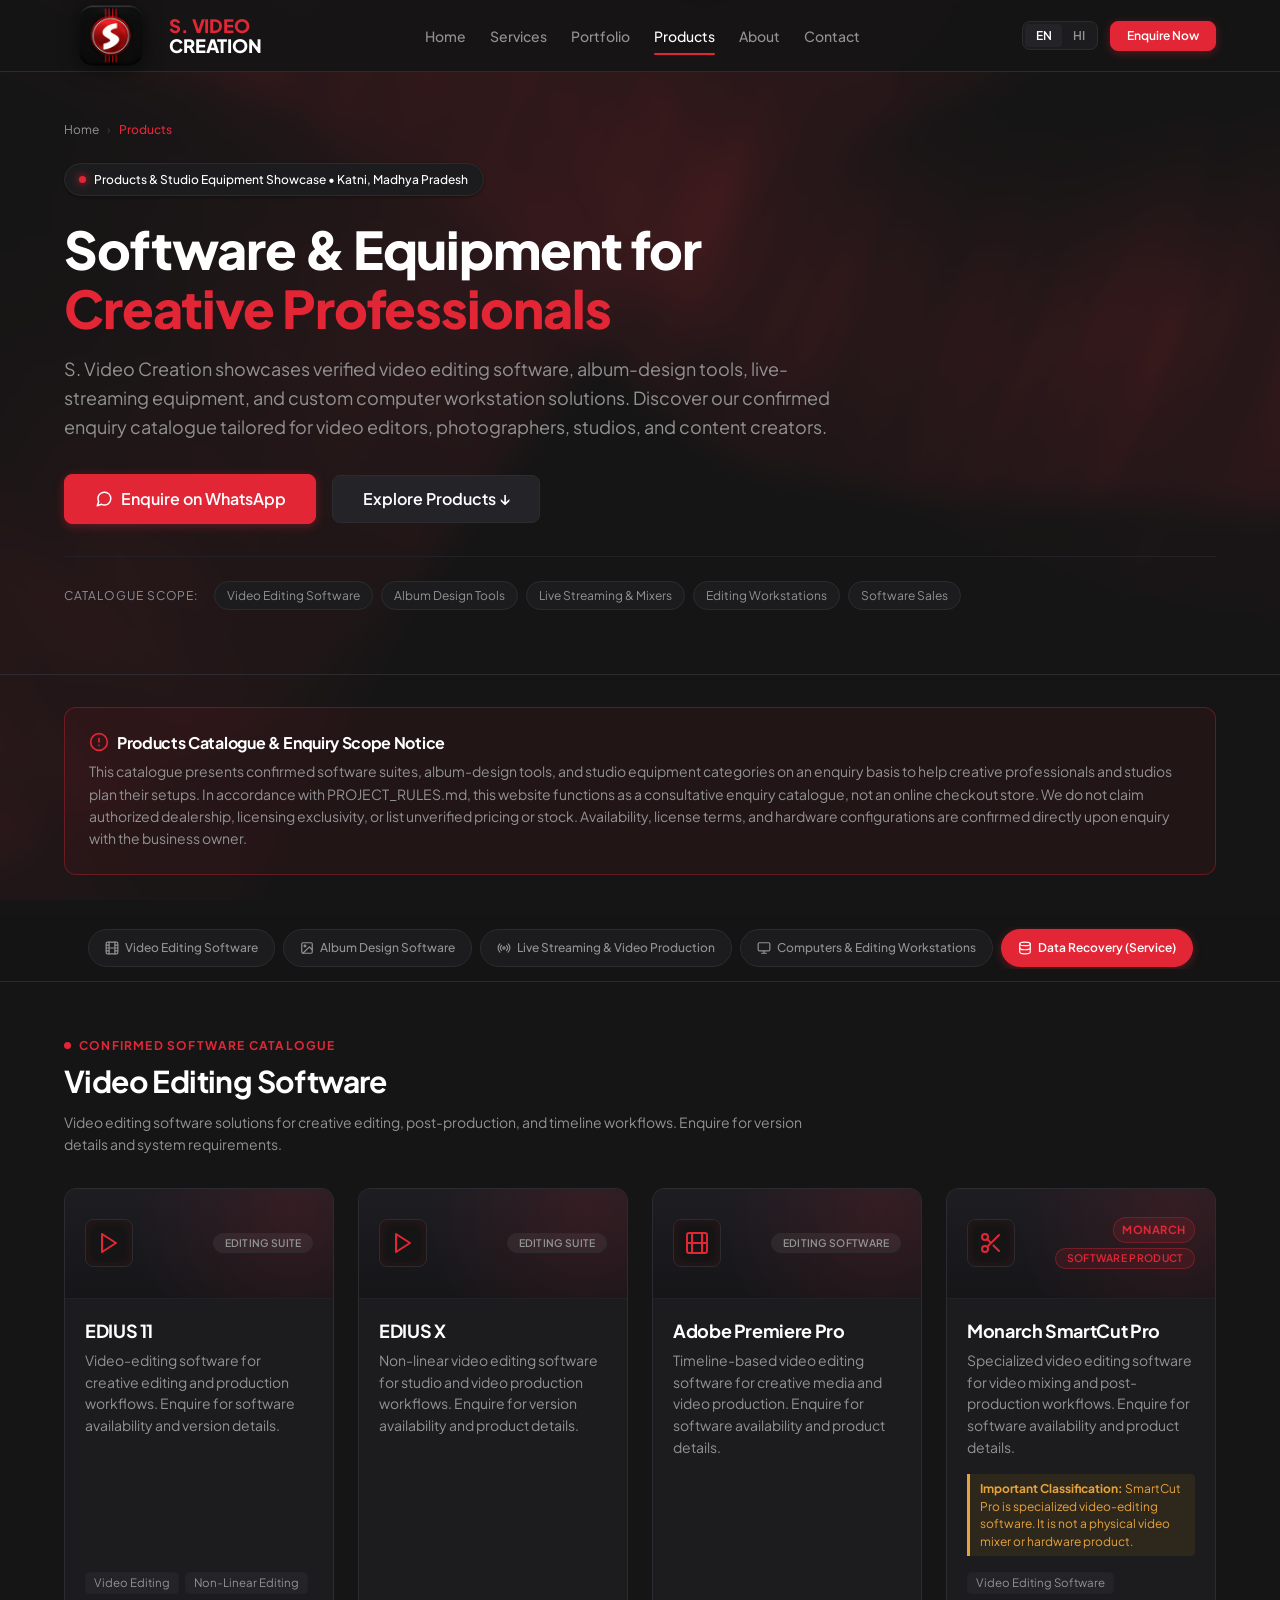
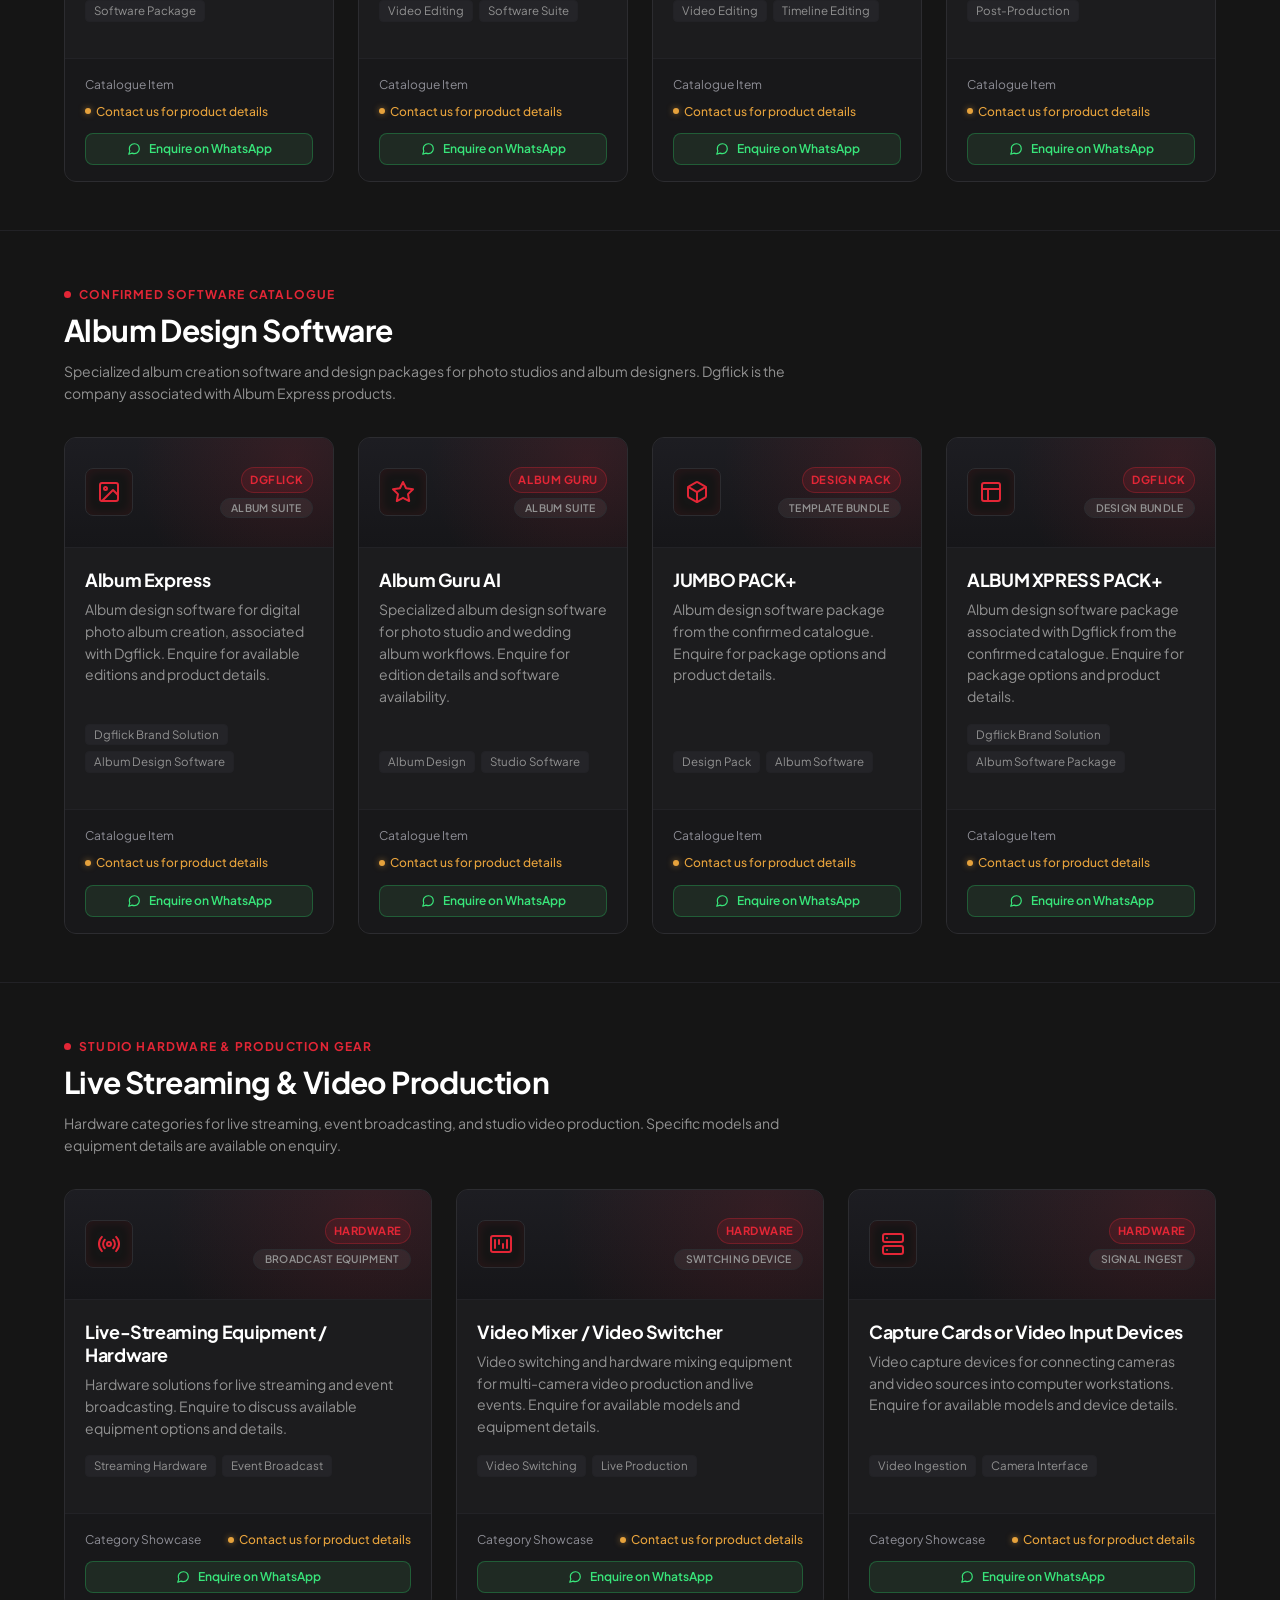
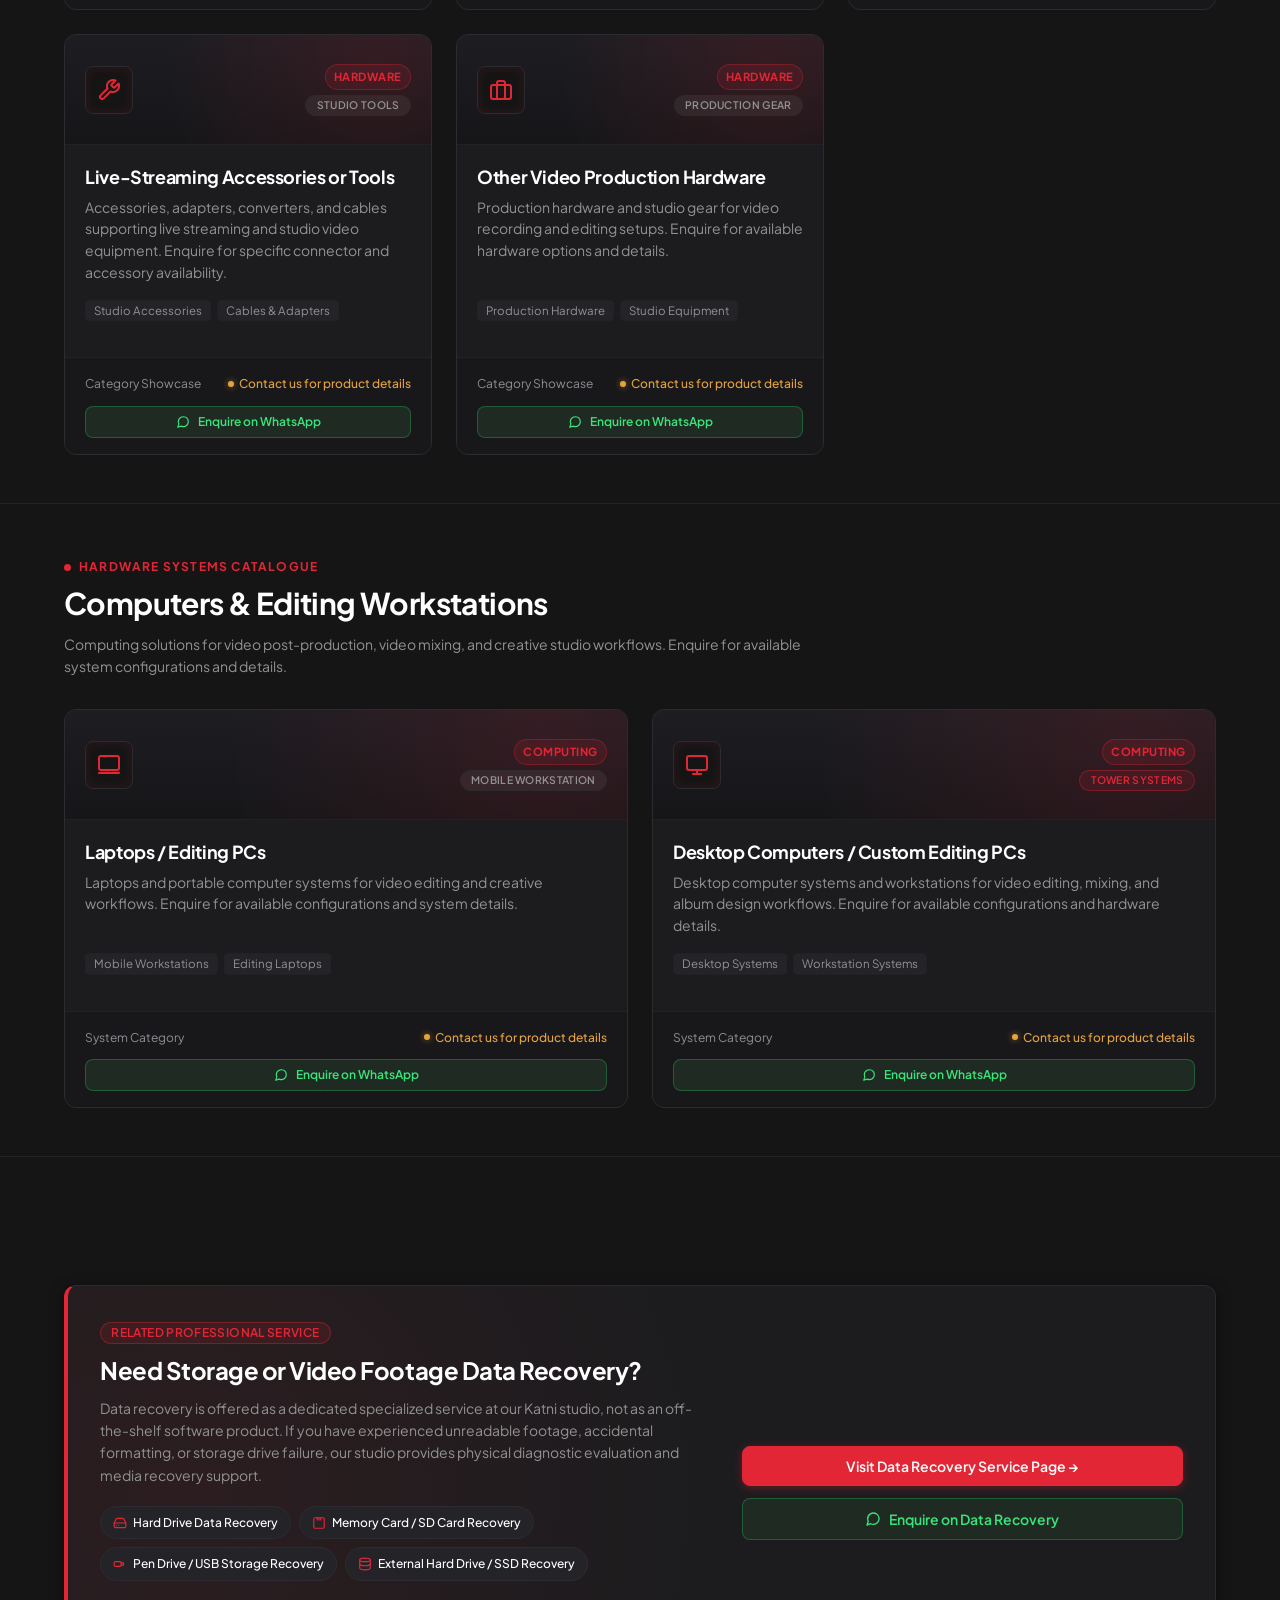
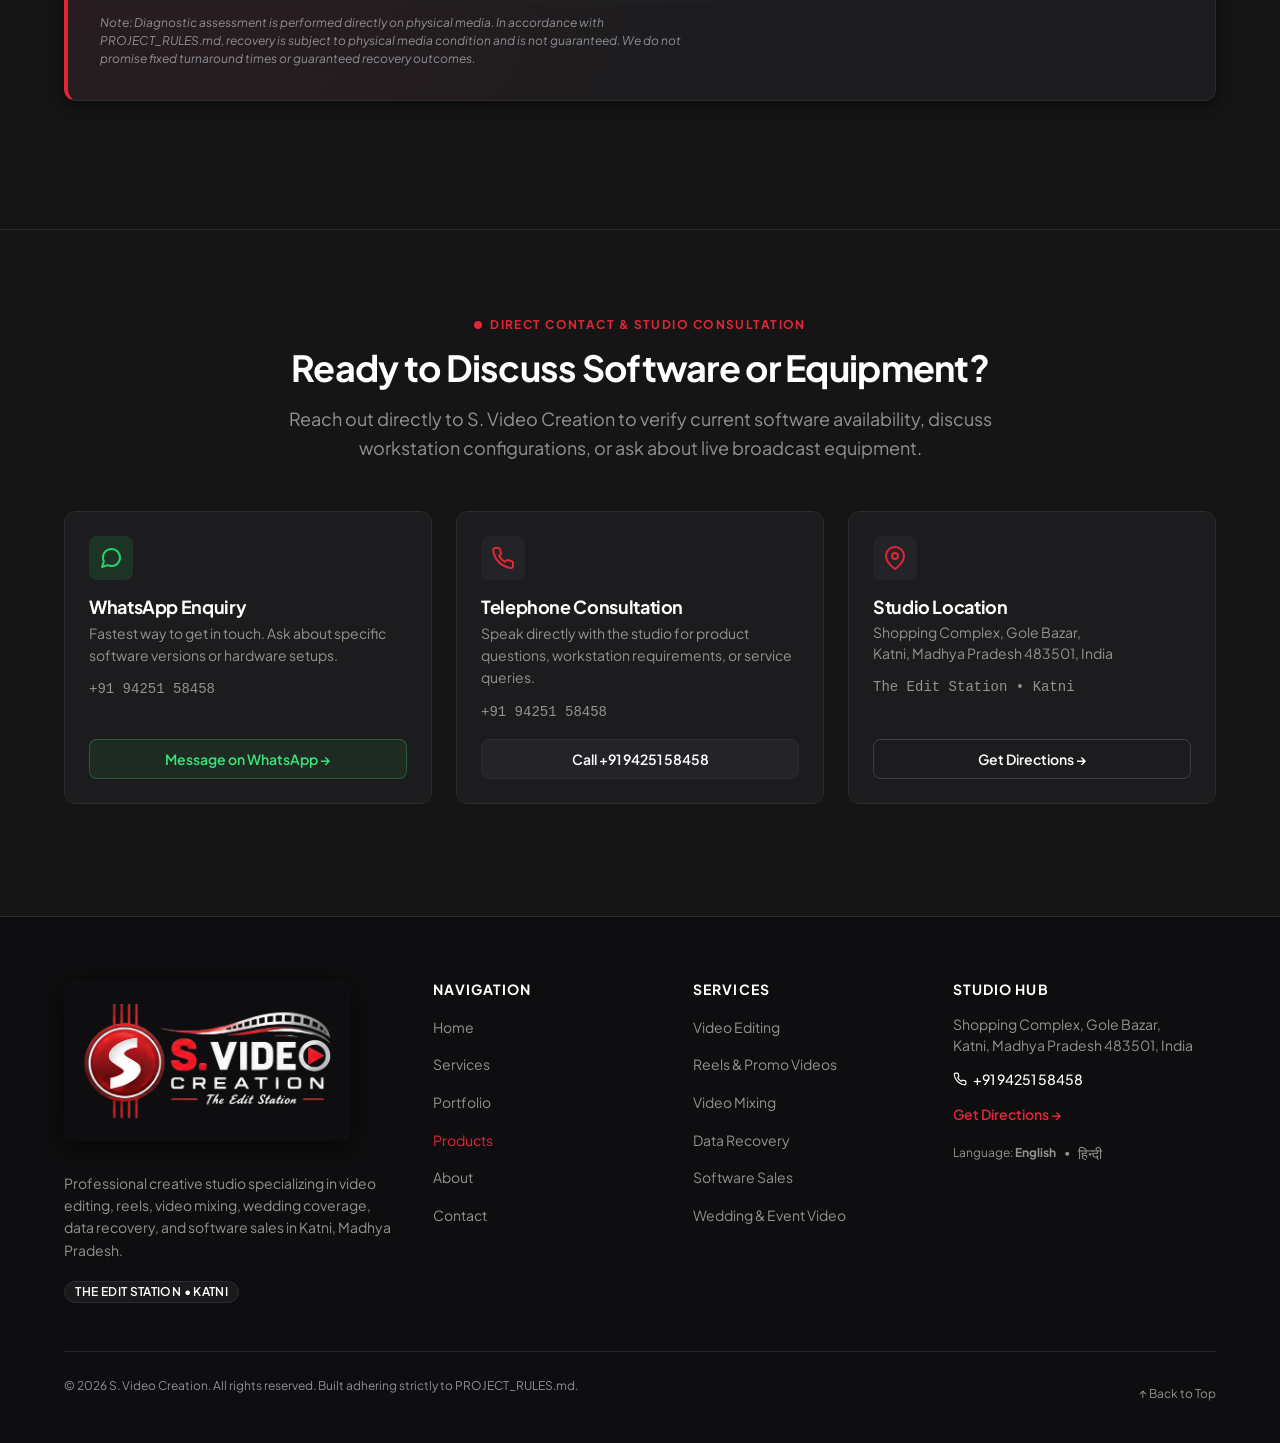
<file: products/index.html>
<!DOCTYPE html>
<html lang="en">

<head>
  <meta charset="UTF-8">
  <meta name="viewport" content="width=device-width, initial-scale=1.0">

  <!-- SEO Meta Tags -->
  <title>Products &amp; Creative Equipment Catalogue | S. Video Creation Katni</title>
  <meta name="description"
    content="Explore confirmed video editing software, album design tools, live-streaming equipment, and editing workstations from S. Video Creation in Katni, MP. Enquiry-based catalogue.">
  <meta name="author" content="S. Video Creation">
  <meta name="robots" content="index, follow">

  <!-- Open Graph / Social Sharing Meta -->
  <meta property="og:type" content="website">
  <meta property="og:title" content="Products &amp; Creative Equipment Catalogue | S. Video Creation">
  <meta property="og:description"
    content="Explore verified video editing software, album design packages, live streaming equipment, and editing workstations from S. Video Creation Katni.">
  <meta property="og:locale" content="en_IN">

  <!-- Multilingual SEO & Alternate Links -->
  <link rel="alternate" hreflang="en-IN" href="https://svideocreation.netlify.app/products/">
  <link rel="alternate" hreflang="hi-IN" href="https://svideocreation.netlify.app/hi/products/">
  <link rel="alternate" hreflang="x-default" href="https://svideocreation.netlify.app/products/">

  <!-- Google Fonts: Plus Jakarta Sans & Noto Sans Devanagari -->
  <link rel="preconnect" href="https://fonts.googleapis.com">
  <link rel="preconnect" href="https://fonts.gstatic.com" crossorigin>
  <link
    href="https://fonts.googleapis.com/css2?family=Noto+Sans+Devanagari:wght@400;500;600;700&family=Plus+Jakarta+Sans:wght@400;500;600;700;800&display=swap"
    rel="stylesheet">

  <!-- Stylesheet Hierarchy -->
  <link rel="stylesheet" href="../css/tokens.css">
  <link rel="stylesheet" href="../css/reset.css">
  <link rel="stylesheet" href="../css/layout.css">
  <link rel="stylesheet" href="../css/components.css">
  <link rel="stylesheet" href="../css/pages.css">

  <!-- Deferred Interactive Script -->
  <script src="../js/main.js" defer></script>
</head>

<body>
  <!-- Accessible Skip to Content Link -->
  <a href="#top" class="skip-to-content">Skip to content</a>

  <!-- ======================================================================
       Global Site Header
       Preserves official brand icon & text lockup exactly as specified
       ====================================================================== -->
  <header class="site-header" id="siteHeader">
    <div class="container header-inner">

      <!-- Official Brand Logo & Text Lockup -->
      <a href="../" class="brand-logo-link" aria-label="S. Video Creation Home">
        <img src="../assets/images/brand/s-video-creation-icon.png" alt="S. Video Creation Icon" class="brand-logo-img"
          width="808" height="616">
        <div class="brand-logo-content">
          <span class="brand-logo-text brand-logo-accent">S. VIDEO</span>
          <span class="brand-logo-text">CREATION</span>
        </div>
      </a>

      <!-- Desktop Primary Navigation -->
      <nav class="site-nav" aria-label="Main Navigation">
        <ul class="nav-list">
          <li><a href="../" class="nav-link">Home</a></li>
          <li><a href="../services/" class="nav-link">Services</a></li>
          <li><a href="../portfolio/" class="nav-link">Portfolio</a></li>
          <li><a href="./" class="nav-link active" aria-current="page">Products</a></li>
          <li><a href="../about/" class="nav-link">About</a></li>
          <li><a href="../contact/" class="nav-link">Contact</a></li>
        </ul>
      </nav>

      <!-- Header Action Items: Language Switcher & Contact CTA -->
      <div class="header-actions">
        <div class="lang-switcher" aria-label="Language selector">
          <span class="lang-btn active" title="Current language: English" aria-current="true">EN</span>
          <a href="../hi/products/" class="lang-btn" title="हिन्दी संस्करण">HI</a>
        </div>

        <a href="#contact-hub" class="btn btn-primary btn-sm">Enquire Now</a>

        <!-- Mobile Menu Toggle Button -->
        <button class="menu-toggle" id="menuToggle" aria-expanded="false" aria-controls="mobileNavDrawer"
          aria-label="Open menu">
          <span class="menu-toggle-bar"></span>
          <span class="menu-toggle-bar"></span>
          <span class="menu-toggle-bar"></span>
        </button>
      </div>

    </div>
  </header>

  <!-- Mobile Navigation Drawer -->
  <nav class="mobile-nav-drawer" id="mobileNavDrawer" aria-hidden="true" aria-label="Mobile Navigation">
    <ul class="mobile-nav-list">
      <li><a href="../" class="mobile-nav-link">Home</a></li>
      <li><a href="../services/" class="mobile-nav-link">Services</a></li>
      <li><a href="../portfolio/" class="mobile-nav-link">Portfolio</a></li>
      <li><a href="./" class="mobile-nav-link active" aria-current="page">Products &amp; Software</a></li>
      <li><a href="../about/" class="mobile-nav-link">About the Studio</a></li>
      <li><a href="../contact/" class="mobile-nav-link">Contact &amp; Location</a></li>
    </ul>

    <div class="mobile-nav-footer">
      <div class="lang-switcher" style="align-self: flex-start;">
        <span class="lang-btn active" aria-current="true">English</span>
        <a href="../hi/products/" class="lang-btn" style="text-decoration: none;">हिन्दी</a>
      </div>
      <a href="https://wa.me/919425158458?text=Hi%20S.%20Video%20Creation%2C%20I%27d%20like%20to%20enquire%20about%20your%20products%20and%20equipment."
        target="_blank" rel="noopener noreferrer" class="btn btn-whatsapp">
        <svg width="18" height="18" viewBox="0 0 24 24" fill="none" stroke="currentColor" stroke-width="2"
          stroke-linecap="round" stroke-linejoin="round" aria-hidden="true">
          <path d="M21 11.5a8.38 8.38 0 0 1-.9 3.8 8.5 8.5 0 0 1-7.6 4.7 8.38 8.38 0 0 1-3.8-.9L3 21l1.9-5.7a8.38 8.38 0 0 1-.9-3.8 8.5 8.5 0 0 1 4.7-7.6 8.38 8.38 0 0 1 3.8-.9h.5a8.48 8.48 0 0 1 8 8v.5z"></path>
        </svg>
        WhatsApp Us
      </a>
      <a href="tel:+919425158458" class="btn btn-secondary">
        <svg width="16" height="16" viewBox="0 0 24 24" fill="none" stroke="currentColor" stroke-width="2"
          stroke-linecap="round" stroke-linejoin="round" aria-hidden="true">
          <path d="M22 16.92v3a2 2 0 0 1-2.18 2 19.79 19.79 0 0 1-8.63-3.07 19.5 19.5 0 0 1-6-6 19.79 19.79 0 0 1-3.07-8.67A2 2 0 0 1 4.11 2h3a2 2 0 0 1 2 1.72 12.84 12.84 0 0 0 .7 2.81 2 2 0 0 1-.45 2.11L8.09 9.91a16 16 0 0 0 6 6l1.27-1.27a2 2 0 0 1 2.11-.45 12.84 12.84 0 0 0 2.81.7A2 2 0 0 1 22 16.92z"></path>
        </svg>
        Call: +91 94251 58458
      </a>
    </div>
  </nav>

  <!-- ======================================================================
       Main Content Landmark
       ====================================================================== -->
  <main id="top">

    <!-- Subpage Hero Section -->
    <section class="subpage-hero" aria-labelledby="productsHeroTitle">
      <div class="container">

        <!-- Breadcrumb Navigation -->
        <nav class="breadcrumbs" aria-label="Breadcrumb">
          <ol class="breadcrumbs-list">
            <li class="breadcrumbs-item"><a href="../">Home</a></li>
            <li class="breadcrumbs-separator" aria-hidden="true">&rsaquo;</li>
            <li class="breadcrumbs-item" aria-current="page">Products</li>
          </ol>
        </nav>

        <div class="hero-badge-wrapper" style="text-align: left;">
          <span class="hero-location-badge">
            <span class="hero-location-dot"></span>
            Products &amp; Studio Equipment Showcase &bull; Katni, Madhya Pradesh
          </span>
        </div>

        <h1 id="productsHeroTitle" class="subpage-hero-title">
          Software &amp; Equipment for <span class="hero-headline-highlight">Creative Professionals</span>
        </h1>

        <p class="subpage-hero-lead">
          S. Video Creation showcases verified video editing software, album-design tools, live-streaming equipment, and
          custom computer workstation solutions. Discover our confirmed enquiry catalogue tailored for video editors,
          photographers, studios, and content creators.
        </p>

        <div class="subpage-hero-actions">
          <a href="https://wa.me/919425158458?text=Hi%20S.%20Video%20Creation%2C%20I%27d%20like%20to%20enquire%20about%20your%20products%20and%20equipment."
            target="_blank" rel="noopener noreferrer" class="btn btn-primary btn-lg">
            <svg width="18" height="18" viewBox="0 0 24 24" fill="none" stroke="currentColor" stroke-width="2"
              stroke-linecap="round" stroke-linejoin="round" aria-hidden="true">
              <path d="M21 11.5a8.38 8.38 0 0 1-.9 3.8 8.5 8.5 0 0 1-7.6 4.7 8.38 8.38 0 0 1-3.8-.9L3 21l1.9-5.7a8.38 8.38 0 0 1-.9-3.8 8.5 8.5 0 0 1 4.7-7.6 8.38 8.38 0 0 1 3.8-.9h.5a8.48 8.48 0 0 1 8 8v.5z"></path>
            </svg>
            Enquire on WhatsApp
          </a>
          <a href="#catalogue" class="btn btn-secondary btn-lg">
            Explore Products &darr;
          </a>
        </div>

        <div class="subpage-badge-row">
          <span class="hero-pill-label">Catalogue Scope:</span>
          <span class="hero-pill">Video Editing Software</span>
          <span class="hero-pill">Album Design Tools</span>
          <span class="hero-pill">Live Streaming &amp; Mixers</span>
          <span class="hero-pill">Editing Workstations</span>
          <span class="hero-pill">Software Sales</span>
        </div>

      </div>
    </section>

    <!-- Catalogue Scope & Advisory Notice (Per PROJECT_RULES.md) -->
    <section class="section" style="padding-top: var(--space-8); padding-bottom: 0;">
      <div class="container">
        <div class="advisory-box" role="note" aria-labelledby="catalogueNoticeHeading">
          <h2 id="catalogueNoticeHeading" class="advisory-box-title">
            <svg width="20" height="20" viewBox="0 0 24 24" fill="none" stroke="var(--color-brand-red)" stroke-width="2"
              stroke-linecap="round" stroke-linejoin="round" aria-hidden="true">
              <circle cx="12" cy="12" r="10"></circle>
              <line x1="12" y1="8" x2="12" y2="12"></line>
              <line x1="12" y1="16" x2="12.01" y2="16"></line>
            </svg>
            Products Catalogue &amp; Enquiry Scope Notice
          </h2>
          <p class="advisory-box-desc">
            This catalogue presents confirmed software suites, album-design tools, and studio equipment categories on an
            enquiry basis to help creative professionals and studios plan their setups. In accordance with PROJECT_RULES.md,
            this website functions as a consultative enquiry catalogue, not an online checkout store. We do not claim
            authorized dealership, licensing exclusivity, or list unverified pricing or stock. Availability, license terms,
            and hardware configurations are confirmed directly upon enquiry with the business owner.
          </p>
        </div>
      </div>
    </section>

    <!-- ======================================================================
         Category Quick Navigation Bar
         Keyboard accessible, mobile-scrollable anchor navigation
         ====================================================================== -->
    <nav class="catalogue-nav-sticky" id="catalogue" aria-label="Catalogue Categories Navigation">
      <div class="container">
        <div class="catalogue-nav-bar">
          <a href="#video-editing-software" class="catalogue-nav-btn active" aria-current="true">
            <svg width="14" height="14" viewBox="0 0 24 24" fill="none" stroke="currentColor" stroke-width="2"
              stroke-linecap="round" stroke-linejoin="round" aria-hidden="true">
              <rect x="2" y="2" width="20" height="20" rx="2.18" ry="2.18"></rect>
              <line x1="7" y1="2" x2="7" y2="22"></line>
              <line x1="17" y1="2" x2="17" y2="22"></line>
              <line x1="2" y1="12" x2="22" y2="12"></line>
              <line x1="2" y1="7" x2="7" y2="7"></line>
              <line x1="2" y1="17" x2="7" y2="17"></line>
              <line x1="17" y1="17" x2="22" y2="17"></line>
              <line x1="17" y1="7" x2="22" y2="7"></line>
            </svg>
            Video Editing Software
          </a>
          <a href="#album-design-software" class="catalogue-nav-btn">
            <svg width="14" height="14" viewBox="0 0 24 24" fill="none" stroke="currentColor" stroke-width="2"
              stroke-linecap="round" stroke-linejoin="round" aria-hidden="true">
              <rect x="3" y="3" width="18" height="18" rx="2" ry="2"></rect>
              <circle cx="8.5" cy="8.5" r="1.5"></circle>
              <polyline points="21 15 16 10 5 21"></polyline>
            </svg>
            Album Design Software
          </a>
          <a href="#live-streaming-production" class="catalogue-nav-btn">
            <svg width="14" height="14" viewBox="0 0 24 24" fill="none" stroke="currentColor" stroke-width="2"
              stroke-linecap="round" stroke-linejoin="round" aria-hidden="true">
              <path d="M4.9 19.1C1 15.2 1 8.8 4.9 4.9"></path>
              <path d="M7.8 16.2c-2.3-2.3-2.3-6.1 0-8.5"></path>
              <circle cx="12" cy="12" r="2"></circle>
              <path d="M16.2 7.8c2.3 2.3 2.3 6.1 0 8.5"></path>
              <path d="M19.1 4.9C23 8.8 23 15.2 19.1 19.1"></path>
            </svg>
            Live Streaming &amp; Video Production
          </a>
          <a href="#editing-workstations" class="catalogue-nav-btn">
            <svg width="14" height="14" viewBox="0 0 24 24" fill="none" stroke="currentColor" stroke-width="2"
              stroke-linecap="round" stroke-linejoin="round" aria-hidden="true">
              <rect x="2" y="3" width="20" height="14" rx="2" ry="2"></rect>
              <line x1="8" y1="21" x2="16" y2="21"></line>
              <line x1="12" y1="17" x2="12" y2="21"></line>
            </svg>
            Computers &amp; Editing Workstations
          </a>
          <a href="#related-data-recovery" class="catalogue-nav-btn">
            <svg width="14" height="14" viewBox="0 0 24 24" fill="none" stroke="currentColor" stroke-width="2"
              stroke-linecap="round" stroke-linejoin="round" aria-hidden="true">
              <ellipse cx="12" cy="5" rx="9" ry="3"></ellipse>
              <path d="M21 12c0 1.66-4 3-9 3s-9-1.34-9-3"></path>
              <path d="M3 5v14c0 1.66 4 3 9 3s9-1.34 9-3V5"></path>
            </svg>
            Data Recovery (Service)
          </a>
        </div>
      </div>
    </nav>

    <!-- ======================================================================
         Category A: Video Editing Software
         ====================================================================== -->
    <section class="catalogue-section" id="video-editing-software" aria-labelledby="catVideoEditingTitle">
      <div class="container">

        <header class="catalogue-category-header">
          <span class="catalogue-category-badge">Confirmed Software Catalogue</span>
          <h2 id="catVideoEditingTitle" class="catalogue-category-title">Video Editing Software</h2>
          <p class="catalogue-category-desc">
            Video editing software solutions for creative editing, post-production, and timeline workflows. Enquire for
            version details and system requirements.
          </p>
        </header>

        <div class="catalogue-grid catalogue-grid--4">

          <!-- Product A1: EDIUS 11 -->
          <article class="catalogue-card" aria-labelledby="p-edius11-title">
            <div class="catalogue-card-banner">
              <div class="catalogue-card-icon-wrap" aria-hidden="true">
                <svg width="24" height="24" viewBox="0 0 24 24" fill="none" stroke="currentColor" stroke-width="2"
                  stroke-linecap="round" stroke-linejoin="round">
                  <polygon points="5 3 19 12 5 21 5 3"></polygon>
                </svg>
              </div>
              <div class="catalogue-card-banner-meta">
                <span class="badge badge-neutral" style="font-size: 0.65rem;">Editing Suite</span>
              </div>
            </div>

            <div class="catalogue-card-content">
              <h3 id="p-edius11-title" class="catalogue-card-title">EDIUS 11</h3>
              <p class="catalogue-card-desc">
                Video-editing software for creative editing and production workflows. Enquire for software availability
                and version details.
              </p>
              <div class="catalogue-chips-list">
                <span class="catalogue-chip">Video Editing</span>
                <span class="catalogue-chip">Non-Linear Editing</span>
                <span class="catalogue-chip">Software Package</span>
              </div>
            </div>

            <div class="catalogue-card-footer">
              <div class="catalogue-availability-row">
                <span>Catalogue Item</span>
                <span class="catalogue-status-indicator">
                  <span class="catalogue-status-dot"></span>
                  Contact us for product details
                </span>
              </div>
              <a href="https://wa.me/919425158458?text=Hi%20S.%20Video%20Creation%2C%20I%27d%20like%20to%20enquire%20about%20EDIUS%2011."
                target="_blank" rel="noopener noreferrer" class="btn btn-whatsapp btn-sm"
                aria-label="Enquire about EDIUS 11 on WhatsApp">
                <svg width="14" height="14" viewBox="0 0 24 24" fill="none" stroke="currentColor" stroke-width="2"
                  stroke-linecap="round" stroke-linejoin="round" aria-hidden="true">
                  <path d="M21 11.5a8.38 8.38 0 0 1-.9 3.8 8.5 8.5 0 0 1-7.6 4.7 8.38 8.38 0 0 1-3.8-.9L3 21l1.9-5.7a8.38 8.38 0 0 1-.9-3.8 8.5 8.5 0 0 1 4.7-7.6 8.38 8.38 0 0 1 3.8-.9h.5a8.48 8.48 0 0 1 8 8v.5z"></path>
                </svg>
                Enquire on WhatsApp
              </a>
            </div>
          </article>

          <!-- Product A2: EDIUS X -->
          <article class="catalogue-card" aria-labelledby="p-ediusx-title">
            <div class="catalogue-card-banner">
              <div class="catalogue-card-icon-wrap" aria-hidden="true">
                <svg width="24" height="24" viewBox="0 0 24 24" fill="none" stroke="currentColor" stroke-width="2"
                  stroke-linecap="round" stroke-linejoin="round">
                  <polygon points="5 3 19 12 5 21 5 3"></polygon>
                </svg>
              </div>
              <div class="catalogue-card-banner-meta">
                <span class="badge badge-neutral" style="font-size: 0.65rem;">Editing Suite</span>
              </div>
            </div>

            <div class="catalogue-card-content">
              <h3 id="p-ediusx-title" class="catalogue-card-title">EDIUS X</h3>
              <p class="catalogue-card-desc">
                Non-linear video editing software for studio and video production workflows. Enquire for version availability
                and product details.
              </p>
              <div class="catalogue-chips-list">
                <span class="catalogue-chip">Video Editing</span>
                <span class="catalogue-chip">Software Suite</span>
              </div>
            </div>

            <div class="catalogue-card-footer">
              <div class="catalogue-availability-row">
                <span>Catalogue Item</span>
                <span class="catalogue-status-indicator">
                  <span class="catalogue-status-dot"></span>
                  Contact us for product details
                </span>
              </div>
              <a href="https://wa.me/919425158458?text=Hi%20S.%20Video%20Creation%2C%20I%27d%20like%20to%20enquire%20about%20EDIUS%20X."
                target="_blank" rel="noopener noreferrer" class="btn btn-whatsapp btn-sm"
                aria-label="Enquire about EDIUS X on WhatsApp">
                <svg width="14" height="14" viewBox="0 0 24 24" fill="none" stroke="currentColor" stroke-width="2"
                  stroke-linecap="round" stroke-linejoin="round" aria-hidden="true">
                  <path d="M21 11.5a8.38 8.38 0 0 1-.9 3.8 8.5 8.5 0 0 1-7.6 4.7 8.38 8.38 0 0 1-3.8-.9L3 21l1.9-5.7a8.38 8.38 0 0 1-.9-3.8 8.5 8.5 0 0 1 4.7-7.6 8.38 8.38 0 0 1 3.8-.9h.5a8.48 8.48 0 0 1 8 8v.5z"></path>
                </svg>
                Enquire on WhatsApp
              </a>
            </div>
          </article>

          <!-- Product A3: Adobe Premiere Pro -->
          <article class="catalogue-card" aria-labelledby="p-premiere-title">
            <div class="catalogue-card-banner">
              <div class="catalogue-card-icon-wrap" aria-hidden="true">
                <svg width="24" height="24" viewBox="0 0 24 24" fill="none" stroke="currentColor" stroke-width="2"
                  stroke-linecap="round" stroke-linejoin="round">
                  <rect x="2" y="2" width="20" height="20" rx="2.18" ry="2.18"></rect>
                  <line x1="7" y1="2" x2="7" y2="22"></line>
                  <line x1="17" y1="2" x2="17" y2="22"></line>
                  <line x1="2" y1="12" x2="22" y2="12"></line>
                </svg>
              </div>
              <div class="catalogue-card-banner-meta">
                <span class="badge badge-neutral" style="font-size: 0.65rem;">Editing Software</span>
              </div>
            </div>

            <div class="catalogue-card-content">
              <h3 id="p-premiere-title" class="catalogue-card-title">Adobe Premiere Pro</h3>
              <p class="catalogue-card-desc">
                Timeline-based video editing software for creative media and video production. Enquire for software availability
                and product details.
              </p>
              <div class="catalogue-chips-list">
                <span class="catalogue-chip">Video Editing</span>
                <span class="catalogue-chip">Timeline Editing</span>
              </div>
            </div>

            <div class="catalogue-card-footer">
              <div class="catalogue-availability-row">
                <span>Catalogue Item</span>
                <span class="catalogue-status-indicator">
                  <span class="catalogue-status-dot"></span>
                  Contact us for product details
                </span>
              </div>
              <a href="https://wa.me/919425158458?text=Hi%20S.%20Video%20Creation%2C%20I%27d%20like%20to%20enquire%20about%20Adobe%20Premiere%20Pro."
                target="_blank" rel="noopener noreferrer" class="btn btn-whatsapp btn-sm"
                aria-label="Enquire about Adobe Premiere Pro on WhatsApp">
                <svg width="14" height="14" viewBox="0 0 24 24" fill="none" stroke="currentColor" stroke-width="2"
                  stroke-linecap="round" stroke-linejoin="round" aria-hidden="true">
                  <path d="M21 11.5a8.38 8.38 0 0 1-.9 3.8 8.5 8.5 0 0 1-7.6 4.7 8.38 8.38 0 0 1-3.8-.9L3 21l1.9-5.7a8.38 8.38 0 0 1-.9-3.8 8.5 8.5 0 0 1 4.7-7.6 8.38 8.38 0 0 1 3.8-.9h.5a8.48 8.48 0 0 1 8 8v.5z"></path>
                </svg>
                Enquire on WhatsApp
              </a>
            </div>
          </article>

          <!-- Product A4: Monarch SmartCut Pro -->
          <article class="catalogue-card" aria-labelledby="p-smartcut-title">
            <div class="catalogue-card-banner">
              <div class="catalogue-card-icon-wrap" aria-hidden="true">
                <svg width="24" height="24" viewBox="0 0 24 24" fill="none" stroke="currentColor" stroke-width="2"
                  stroke-linecap="round" stroke-linejoin="round">
                  <circle cx="6" cy="6" r="3"></circle>
                  <circle cx="6" cy="18" r="3"></circle>
                  <line x1="20" y1="4" x2="8.12" y2="15.88"></line>
                  <line x1="14.47" y1="14.48" x2="20" y2="20"></line>
                  <line x1="8.12" y1="8.12" x2="12" y2="12"></line>
                </svg>
              </div>
              <div class="catalogue-card-banner-meta">
                <span class="catalogue-brand-badge">Monarch</span>
                <span class="badge badge-accent" style="font-size: 0.65rem;">Software Product</span>
              </div>
            </div>

            <div class="catalogue-card-content">
              <h3 id="p-smartcut-title" class="catalogue-card-title">Monarch SmartCut Pro</h3>
              <p class="catalogue-card-desc">
                Specialized video editing software for video mixing and post-production workflows. Enquire for software availability
                and product details.
              </p>
              <div class="catalogue-clarification-box" role="note">
                <strong>Important Classification:</strong> SmartCut Pro is specialized video-editing software. It is not
                a physical video mixer or hardware product.
              </div>
              <div class="catalogue-chips-list">
                <span class="catalogue-chip">Video Editing Software</span>
                <span class="catalogue-chip">Post-Production</span>
              </div>
            </div>

            <div class="catalogue-card-footer">
              <div class="catalogue-availability-row">
                <span>Catalogue Item</span>
                <span class="catalogue-status-indicator">
                  <span class="catalogue-status-dot"></span>
                  Contact us for product details
                </span>
              </div>
              <a href="https://wa.me/919425158458?text=Hi%20S.%20Video%20Creation%2C%20I%27d%20like%20to%20enquire%20about%20Monarch%20SmartCut%20Pro."
                target="_blank" rel="noopener noreferrer" class="btn btn-whatsapp btn-sm"
                aria-label="Enquire about Monarch SmartCut Pro on WhatsApp">
                <svg width="14" height="14" viewBox="0 0 24 24" fill="none" stroke="currentColor" stroke-width="2"
                  stroke-linecap="round" stroke-linejoin="round" aria-hidden="true">
                  <path d="M21 11.5a8.38 8.38 0 0 1-.9 3.8 8.5 8.5 0 0 1-7.6 4.7 8.38 8.38 0 0 1-3.8-.9L3 21l1.9-5.7a8.38 8.38 0 0 1-.9-3.8 8.5 8.5 0 0 1 4.7-7.6 8.38 8.38 0 0 1 3.8-.9h.5a8.48 8.48 0 0 1 8 8v.5z"></path>
                </svg>
                Enquire on WhatsApp
              </a>
            </div>
          </article>

        </div>

      </div>
    </section>

    <!-- ======================================================================
         Category B: Album Design Software
         ====================================================================== -->
    <section class="catalogue-section" id="album-design-software" aria-labelledby="catAlbumDesignTitle">
      <div class="container">

        <header class="catalogue-category-header">
          <span class="catalogue-category-badge">Confirmed Software Catalogue</span>
          <h2 id="catAlbumDesignTitle" class="catalogue-category-title">Album Design Software</h2>
          <p class="catalogue-category-desc">
            Specialized album creation software and design packages for photo studios and album designers. Dgflick is
            the company associated with Album Express products.
          </p>
        </header>

        <div class="catalogue-grid catalogue-grid--4">

          <!-- Product B1: Album Express -->
          <article class="catalogue-card" aria-labelledby="p-albumexpress-title">
            <div class="catalogue-card-banner">
              <div class="catalogue-card-icon-wrap" aria-hidden="true">
                <svg width="24" height="24" viewBox="0 0 24 24" fill="none" stroke="currentColor" stroke-width="2"
                  stroke-linecap="round" stroke-linejoin="round">
                  <rect x="3" y="3" width="18" height="18" rx="2" ry="2"></rect>
                  <circle cx="8.5" cy="8.5" r="1.5"></circle>
                  <polyline points="21 15 16 10 5 21"></polyline>
                </svg>
              </div>
              <div class="catalogue-card-banner-meta">
                <span class="catalogue-brand-badge">Dgflick</span>
                <span class="badge badge-neutral" style="font-size: 0.65rem;">Album Suite</span>
              </div>
            </div>

            <div class="catalogue-card-content">
              <h3 id="p-albumexpress-title" class="catalogue-card-title">Album Express</h3>
              <p class="catalogue-card-desc">
                Album design software for digital photo album creation, associated with Dgflick. Enquire for available
                editions and product details.
              </p>
              <div class="catalogue-chips-list">
                <span class="catalogue-chip">Dgflick Brand Solution</span>
                <span class="catalogue-chip">Album Design Software</span>
              </div>
            </div>

            <div class="catalogue-card-footer">
              <div class="catalogue-availability-row">
                <span>Catalogue Item</span>
                <span class="catalogue-status-indicator">
                  <span class="catalogue-status-dot"></span>
                  Contact us for product details
                </span>
              </div>
              <a href="https://wa.me/919425158458?text=Hi%20S.%20Video%20Creation%2C%20I%27d%20like%20to%20enquire%20about%20Album%20Express%20by%20Dgflick."
                target="_blank" rel="noopener noreferrer" class="btn btn-whatsapp btn-sm"
                aria-label="Enquire about Album Express on WhatsApp">
                <svg width="14" height="14" viewBox="0 0 24 24" fill="none" stroke="currentColor" stroke-width="2"
                  stroke-linecap="round" stroke-linejoin="round" aria-hidden="true">
                  <path d="M21 11.5a8.38 8.38 0 0 1-.9 3.8 8.5 8.5 0 0 1-7.6 4.7 8.38 8.38 0 0 1-3.8-.9L3 21l1.9-5.7a8.38 8.38 0 0 1-.9-3.8 8.5 8.5 0 0 1 4.7-7.6 8.38 8.38 0 0 1 3.8-.9h.5a8.48 8.48 0 0 1 8 8v.5z"></path>
                </svg>
                Enquire on WhatsApp
              </a>
            </div>
          </article>

          <!-- Product B2: Album Guru AI -->
          <article class="catalogue-card" aria-labelledby="p-albumguru-title">
            <div class="catalogue-card-banner">
              <div class="catalogue-card-icon-wrap" aria-hidden="true">
                <svg width="24" height="24" viewBox="0 0 24 24" fill="none" stroke="currentColor" stroke-width="2"
                  stroke-linecap="round" stroke-linejoin="round">
                  <polygon points="12 2 15.09 8.26 22 9.27 17 14.14 18.18 21.02 12 17.77 5.82 21.02 7 14.14 2 9.27 8.91 8.26 12 2"></polygon>
                </svg>
              </div>
              <div class="catalogue-card-banner-meta">
                <span class="catalogue-brand-badge">Album Guru</span>
                <span class="badge badge-neutral" style="font-size: 0.65rem;">Album Suite</span>
              </div>
            </div>

            <div class="catalogue-card-content">
              <h3 id="p-albumguru-title" class="catalogue-card-title">Album Guru AI</h3>
              <p class="catalogue-card-desc">
                Specialized album design software for photo studio and wedding album workflows. Enquire for edition details
                and software availability.
              </p>
              <div class="catalogue-chips-list">
                <span class="catalogue-chip">Album Design</span>
                <span class="catalogue-chip">Studio Software</span>
              </div>
            </div>

            <div class="catalogue-card-footer">
              <div class="catalogue-availability-row">
                <span>Catalogue Item</span>
                <span class="catalogue-status-indicator">
                  <span class="catalogue-status-dot"></span>
                  Contact us for product details
                </span>
              </div>
              <a href="https://wa.me/919425158458?text=Hi%20S.%20Video%20Creation%2C%20I%27d%20like%20to%20enquire%20about%20Album%20Guru%20AI."
                target="_blank" rel="noopener noreferrer" class="btn btn-whatsapp btn-sm"
                aria-label="Enquire about Album Guru AI on WhatsApp">
                <svg width="14" height="14" viewBox="0 0 24 24" fill="none" stroke="currentColor" stroke-width="2"
                  stroke-linecap="round" stroke-linejoin="round" aria-hidden="true">
                  <path d="M21 11.5a8.38 8.38 0 0 1-.9 3.8 8.5 8.5 0 0 1-7.6 4.7 8.38 8.38 0 0 1-3.8-.9L3 21l1.9-5.7a8.38 8.38 0 0 1-.9-3.8 8.5 8.5 0 0 1 4.7-7.6 8.38 8.38 0 0 1 3.8-.9h.5a8.48 8.48 0 0 1 8 8v.5z"></path>
                </svg>
                Enquire on WhatsApp
              </a>
            </div>
          </article>

          <!-- Product B3: JUMBO PACK+ -->
          <article class="catalogue-card" aria-labelledby="p-jumbopack-title">
            <div class="catalogue-card-banner">
              <div class="catalogue-card-icon-wrap" aria-hidden="true">
                <svg width="24" height="24" viewBox="0 0 24 24" fill="none" stroke="currentColor" stroke-width="2"
                  stroke-linecap="round" stroke-linejoin="round">
                  <path d="M21 16V8a2 2 0 0 0-1-1.73l-7-4a2 2 0 0 0-2 0l-7 4A2 2 0 0 0 3 8v8a2 2 0 0 0 1 1.73l7 4a2 2 0 0 0 2 0l7-4A2 2 0 0 0 21 16z"></path>
                  <polyline points="3.27 6.96 12 12.01 20.73 6.96"></polyline>
                  <line x1="12" y1="22.08" x2="12" y2="12"></line>
                </svg>
              </div>
              <div class="catalogue-card-banner-meta">
                <span class="catalogue-brand-badge">Design Pack</span>
                <span class="badge badge-neutral" style="font-size: 0.65rem;">Template Bundle</span>
              </div>
            </div>

            <div class="catalogue-card-content">
              <h3 id="p-jumbopack-title" class="catalogue-card-title">JUMBO PACK+</h3>
              <p class="catalogue-card-desc">
                Album design software package from the confirmed catalogue. Enquire for package options and product details.
              </p>
              <div class="catalogue-chips-list">
                <span class="catalogue-chip">Design Pack</span>
                <span class="catalogue-chip">Album Software</span>
              </div>
            </div>

            <div class="catalogue-card-footer">
              <div class="catalogue-availability-row">
                <span>Catalogue Item</span>
                <span class="catalogue-status-indicator">
                  <span class="catalogue-status-dot"></span>
                  Contact us for product details
                </span>
              </div>
              <a href="https://wa.me/919425158458?text=Hi%20S.%20Video%20Creation%2C%20I%27d%20like%20to%20enquire%20about%20JUMBO%20PACK%2B."
                target="_blank" rel="noopener noreferrer" class="btn btn-whatsapp btn-sm"
                aria-label="Enquire about JUMBO PACK+ on WhatsApp">
                <svg width="14" height="14" viewBox="0 0 24 24" fill="none" stroke="currentColor" stroke-width="2"
                  stroke-linecap="round" stroke-linejoin="round" aria-hidden="true">
                  <path d="M21 11.5a8.38 8.38 0 0 1-.9 3.8 8.5 8.5 0 0 1-7.6 4.7 8.38 8.38 0 0 1-3.8-.9L3 21l1.9-5.7a8.38 8.38 0 0 1-.9-3.8 8.5 8.5 0 0 1 4.7-7.6 8.38 8.38 0 0 1 3.8-.9h.5a8.48 8.48 0 0 1 8 8v.5z"></path>
                </svg>
                Enquire on WhatsApp
              </a>
            </div>
          </article>

          <!-- Product B4: ALBUM XPRESS PACK+ -->
          <article class="catalogue-card" aria-labelledby="p-xpresspack-title">
            <div class="catalogue-card-banner">
              <div class="catalogue-card-icon-wrap" aria-hidden="true">
                <svg width="24" height="24" viewBox="0 0 24 24" fill="none" stroke="currentColor" stroke-width="2"
                  stroke-linecap="round" stroke-linejoin="round">
                  <rect x="3" y="3" width="18" height="18" rx="2" ry="2"></rect>
                  <line x1="3" y1="9" x2="21" y2="9"></line>
                  <line x1="9" y1="21" x2="9" y2="9"></line>
                </svg>
              </div>
              <div class="catalogue-card-banner-meta">
                <span class="catalogue-brand-badge">Dgflick</span>
                <span class="badge badge-neutral" style="font-size: 0.65rem;">Design Bundle</span>
              </div>
            </div>

            <div class="catalogue-card-content">
              <h3 id="p-xpresspack-title" class="catalogue-card-title">ALBUM XPRESS PACK+</h3>
              <p class="catalogue-card-desc">
                Album design software package associated with Dgflick from the confirmed catalogue. Enquire for package
                options and product details.
              </p>
              <div class="catalogue-chips-list">
                <span class="catalogue-chip">Dgflick Brand Solution</span>
                <span class="catalogue-chip">Album Software Package</span>
              </div>
            </div>

            <div class="catalogue-card-footer">
              <div class="catalogue-availability-row">
                <span>Catalogue Item</span>
                <span class="catalogue-status-indicator">
                  <span class="catalogue-status-dot"></span>
                  Contact us for product details
                </span>
              </div>
              <a href="https://wa.me/919425158458?text=Hi%20S.%20Video%20Creation%2C%20I%27d%20like%20to%20enquire%20about%20ALBUM%20XPRESS%20PACK%2B%20by%20Dgflick."
                target="_blank" rel="noopener noreferrer" class="btn btn-whatsapp btn-sm"
                aria-label="Enquire about ALBUM XPRESS PACK+ on WhatsApp">
                <svg width="14" height="14" viewBox="0 0 24 24" fill="none" stroke="currentColor" stroke-width="2"
                  stroke-linecap="round" stroke-linejoin="round" aria-hidden="true">
                  <path d="M21 11.5a8.38 8.38 0 0 1-.9 3.8 8.5 8.5 0 0 1-7.6 4.7 8.38 8.38 0 0 1-3.8-.9L3 21l1.9-5.7a8.38 8.38 0 0 1-.9-3.8 8.5 8.5 0 0 1 4.7-7.6 8.38 8.38 0 0 1 3.8-.9h.5a8.48 8.48 0 0 1 8 8v.5z"></path>
                </svg>
                Enquire on WhatsApp
              </a>
            </div>
          </article>

        </div>

      </div>
    </section>

    <!-- ======================================================================
         Category C: Live Streaming & Video Production Equipment
         ====================================================================== -->
    <section class="catalogue-section" id="live-streaming-production" aria-labelledby="catStreamingTitle">
      <div class="container">

        <header class="catalogue-category-header">
          <span class="catalogue-category-badge">Studio Hardware &amp; Production Gear</span>
          <h2 id="catStreamingTitle" class="catalogue-category-title">Live Streaming &amp; Video Production</h2>
          <p class="catalogue-category-desc">
            Hardware categories for live streaming, event broadcasting, and studio video production.
            Specific models and equipment details are available on enquiry.
          </p>
        </header>

        <div class="catalogue-grid catalogue-grid--3">

          <!-- Equipment C1: Live-Streaming Equipment / Hardware -->
          <article class="catalogue-card" aria-labelledby="p-streaming-hw-title">
            <div class="catalogue-card-banner">
              <div class="catalogue-card-icon-wrap" aria-hidden="true">
                <svg width="24" height="24" viewBox="0 0 24 24" fill="none" stroke="currentColor" stroke-width="2"
                  stroke-linecap="round" stroke-linejoin="round">
                  <path d="M4.9 19.1C1 15.2 1 8.8 4.9 4.9"></path>
                  <path d="M7.8 16.2c-2.3-2.3-2.3-6.1 0-8.5"></path>
                  <circle cx="12" cy="12" r="2"></circle>
                  <path d="M16.2 7.8c2.3 2.3 2.3 6.1 0 8.5"></path>
                  <path d="M19.1 4.9C23 8.8 23 15.2 19.1 19.1"></path>
                </svg>
              </div>
              <div class="catalogue-card-banner-meta">
                <span class="catalogue-brand-badge">Hardware</span>
                <span class="badge badge-neutral" style="font-size: 0.65rem;">Broadcast Equipment</span>
              </div>
            </div>

            <div class="catalogue-card-content">
              <h3 id="p-streaming-hw-title" class="catalogue-card-title">Live-Streaming Equipment / Hardware</h3>
              <p class="catalogue-card-desc">
                Hardware solutions for live streaming and event broadcasting. Enquire to discuss available equipment
                options and details.
              </p>
              <div class="catalogue-chips-list">
                <span class="catalogue-chip">Streaming Hardware</span>
                <span class="catalogue-chip">Event Broadcast</span>
              </div>
            </div>

            <div class="catalogue-card-footer">
              <div class="catalogue-availability-row">
                <span>Category Showcase</span>
                <span class="catalogue-status-indicator">
                  <span class="catalogue-status-dot"></span>
                  Contact us for product details
                </span>
              </div>
              <a href="https://wa.me/919425158458?text=Hi%20S.%20Video%20Creation%2C%20I%27d%20like%20to%20enquire%20about%20Live-Streaming%20Equipment%20and%20Hardware."
                target="_blank" rel="noopener noreferrer" class="btn btn-whatsapp btn-sm"
                aria-label="Enquire about Live-Streaming Equipment on WhatsApp">
                <svg width="14" height="14" viewBox="0 0 24 24" fill="none" stroke="currentColor" stroke-width="2"
                  stroke-linecap="round" stroke-linejoin="round" aria-hidden="true">
                  <path d="M21 11.5a8.38 8.38 0 0 1-.9 3.8 8.5 8.5 0 0 1-7.6 4.7 8.38 8.38 0 0 1-3.8-.9L3 21l1.9-5.7a8.38 8.38 0 0 1-.9-3.8 8.5 8.5 0 0 1 4.7-7.6 8.38 8.38 0 0 1 3.8-.9h.5a8.48 8.48 0 0 1 8 8v.5z"></path>
                </svg>
                Enquire on WhatsApp
              </a>
            </div>
          </article>

          <!-- Equipment C2: Video Mixer / Video Switcher -->
          <article class="catalogue-card" aria-labelledby="p-mixer-title">
            <div class="catalogue-card-banner">
              <div class="catalogue-card-icon-wrap" aria-hidden="true">
                <svg width="24" height="24" viewBox="0 0 24 24" fill="none" stroke="currentColor" stroke-width="2"
                  stroke-linecap="round" stroke-linejoin="round">
                  <rect x="2" y="4" width="20" height="16" rx="2"></rect>
                  <line x1="6" y1="8" x2="6" y2="16"></line>
                  <line x1="10" y1="8" x2="10" y2="12"></line>
                  <line x1="14" y1="12" x2="14" y2="16"></line>
                  <line x1="18" y1="8" x2="18" y2="16"></line>
                </svg>
              </div>
              <div class="catalogue-card-banner-meta">
                <span class="catalogue-brand-badge">Hardware</span>
                <span class="badge badge-neutral" style="font-size: 0.65rem;">Switching Device</span>
              </div>
            </div>

            <div class="catalogue-card-content">
              <h3 id="p-mixer-title" class="catalogue-card-title">Video Mixer / Video Switcher</h3>
              <p class="catalogue-card-desc">
                Video switching and hardware mixing equipment for multi-camera video production and live events. Enquire
                for available models and equipment details.
              </p>
              <div class="catalogue-chips-list">
                <span class="catalogue-chip">Video Switching</span>
                <span class="catalogue-chip">Live Production</span>
              </div>
            </div>

            <div class="catalogue-card-footer">
              <div class="catalogue-availability-row">
                <span>Category Showcase</span>
                <span class="catalogue-status-indicator">
                  <span class="catalogue-status-dot"></span>
                  Contact us for product details
                </span>
              </div>
              <a href="https://wa.me/919425158458?text=Hi%20S.%20Video%20Creation%2C%20I%27d%20like%20to%20enquire%20about%20Video%20Mixer%20and%20Video%20Switcher%20solutions."
                target="_blank" rel="noopener noreferrer" class="btn btn-whatsapp btn-sm"
                aria-label="Enquire about Video Mixer & Switcher on WhatsApp">
                <svg width="14" height="14" viewBox="0 0 24 24" fill="none" stroke="currentColor" stroke-width="2"
                  stroke-linecap="round" stroke-linejoin="round" aria-hidden="true">
                  <path d="M21 11.5a8.38 8.38 0 0 1-.9 3.8 8.5 8.5 0 0 1-7.6 4.7 8.38 8.38 0 0 1-3.8-.9L3 21l1.9-5.7a8.38 8.38 0 0 1-.9-3.8 8.5 8.5 0 0 1 4.7-7.6 8.38 8.38 0 0 1 3.8-.9h.5a8.48 8.48 0 0 1 8 8v.5z"></path>
                </svg>
                Enquire on WhatsApp
              </a>
            </div>
          </article>

          <!-- Equipment C3: Capture Cards & Video Input Devices -->
          <article class="catalogue-card" aria-labelledby="p-capture-title">
            <div class="catalogue-card-banner">
              <div class="catalogue-card-icon-wrap" aria-hidden="true">
                <svg width="24" height="24" viewBox="0 0 24 24" fill="none" stroke="currentColor" stroke-width="2"
                  stroke-linecap="round" stroke-linejoin="round">
                  <rect x="2" y="2" width="20" height="8" rx="2" ry="2"></rect>
                  <rect x="2" y="14" width="20" height="8" rx="2" ry="2"></rect>
                  <line x1="6" y1="6" x2="6.01" y2="6"></line>
                  <line x1="6" y1="18" x2="6.01" y2="18"></line>
                </svg>
              </div>
              <div class="catalogue-card-banner-meta">
                <span class="catalogue-brand-badge">Hardware</span>
                <span class="badge badge-neutral" style="font-size: 0.65rem;">Signal Ingest</span>
              </div>
            </div>

            <div class="catalogue-card-content">
              <h3 id="p-capture-title" class="catalogue-card-title">Capture Cards or Video Input Devices</h3>
              <p class="catalogue-card-desc">
                Video capture devices for connecting cameras and video sources into computer workstations. Enquire for
                available models and device details.
              </p>
              <div class="catalogue-chips-list">
                <span class="catalogue-chip">Video Ingestion</span>
                <span class="catalogue-chip">Camera Interface</span>
              </div>
            </div>

            <div class="catalogue-card-footer">
              <div class="catalogue-availability-row">
                <span>Category Showcase</span>
                <span class="catalogue-status-indicator">
                  <span class="catalogue-status-dot"></span>
                  Contact us for product details
                </span>
              </div>
              <a href="https://wa.me/919425158458?text=Hi%20S.%20Video%20Creation%2C%20I%27d%20like%20to%20enquire%20about%20Capture%20Cards%20and%20Video%20Input%20Devices."
                target="_blank" rel="noopener noreferrer" class="btn btn-whatsapp btn-sm"
                aria-label="Enquire about Capture Cards on WhatsApp">
                <svg width="14" height="14" viewBox="0 0 24 24" fill="none" stroke="currentColor" stroke-width="2"
                  stroke-linecap="round" stroke-linejoin="round" aria-hidden="true">
                  <path d="M21 11.5a8.38 8.38 0 0 1-.9 3.8 8.5 8.5 0 0 1-7.6 4.7 8.38 8.38 0 0 1-3.8-.9L3 21l1.9-5.7a8.38 8.38 0 0 1-.9-3.8 8.5 8.5 0 0 1 4.7-7.6 8.38 8.38 0 0 1 3.8-.9h.5a8.48 8.48 0 0 1 8 8v.5z"></path>
                </svg>
                Enquire on WhatsApp
              </a>
            </div>
          </article>

          <!-- Equipment C4: Live-Streaming Accessories or Tools -->
          <article class="catalogue-card" aria-labelledby="p-accessories-title">
            <div class="catalogue-card-banner">
              <div class="catalogue-card-icon-wrap" aria-hidden="true">
                <svg width="24" height="24" viewBox="0 0 24 24" fill="none" stroke="currentColor" stroke-width="2"
                  stroke-linecap="round" stroke-linejoin="round">
                  <path d="M14.7 6.3a1 1 0 0 0 0 1.4l1.6 1.6a1 1 0 0 0 1.4 0l3.77-3.77a6 6 0 0 1-7.94 7.94l-6.91 6.91a2.12 2.12 0 0 1-3-3l6.91-6.91a6 6 0 0 1 7.94-7.94l-3.76 3.76z"></path>
                </svg>
              </div>
              <div class="catalogue-card-banner-meta">
                <span class="catalogue-brand-badge">Hardware</span>
                <span class="badge badge-neutral" style="font-size: 0.65rem;">Studio Tools</span>
              </div>
            </div>

            <div class="catalogue-card-content">
              <h3 id="p-accessories-title" class="catalogue-card-title">Live-Streaming Accessories or Tools</h3>
              <p class="catalogue-card-desc">
                Accessories, adapters, converters, and cables supporting live streaming and studio video equipment. Enquire
                for specific connector and accessory availability.
              </p>
              <div class="catalogue-chips-list">
                <span class="catalogue-chip">Studio Accessories</span>
                <span class="catalogue-chip">Cables &amp; Adapters</span>
              </div>
            </div>

            <div class="catalogue-card-footer">
              <div class="catalogue-availability-row">
                <span>Category Showcase</span>
                <span class="catalogue-status-indicator">
                  <span class="catalogue-status-dot"></span>
                  Contact us for product details
                </span>
              </div>
              <a href="https://wa.me/919425158458?text=Hi%20S.%20Video%20Creation%2C%20I%27d%20like%20to%20enquire%20about%20Live-Streaming%20Accessories%20and%20Tools."
                target="_blank" rel="noopener noreferrer" class="btn btn-whatsapp btn-sm"
                aria-label="Enquire about Streaming Accessories on WhatsApp">
                <svg width="14" height="14" viewBox="0 0 24 24" fill="none" stroke="currentColor" stroke-width="2"
                  stroke-linecap="round" stroke-linejoin="round" aria-hidden="true">
                  <path d="M21 11.5a8.38 8.38 0 0 1-.9 3.8 8.5 8.5 0 0 1-7.6 4.7 8.38 8.38 0 0 1-3.8-.9L3 21l1.9-5.7a8.38 8.38 0 0 1-.9-3.8 8.5 8.5 0 0 1 4.7-7.6 8.38 8.38 0 0 1 3.8-.9h.5a8.48 8.48 0 0 1 8 8v.5z"></path>
                </svg>
                Enquire on WhatsApp
              </a>
            </div>
          </article>

          <!-- Equipment C5: Other Video Production Hardware -->
          <article class="catalogue-card" aria-labelledby="p-otherhw-title">
            <div class="catalogue-card-banner">
              <div class="catalogue-card-icon-wrap" aria-hidden="true">
                <svg width="24" height="24" viewBox="0 0 24 24" fill="none" stroke="currentColor" stroke-width="2"
                  stroke-linecap="round" stroke-linejoin="round">
                  <rect x="2" y="7" width="20" height="14" rx="2" ry="2"></rect>
                  <path d="M16 21V5a2 2 0 0 0-2-2h-4a2 2 0 0 0-2 2v16"></path>
                </svg>
              </div>
              <div class="catalogue-card-banner-meta">
                <span class="catalogue-brand-badge">Hardware</span>
                <span class="badge badge-neutral" style="font-size: 0.65rem;">Production Gear</span>
              </div>
            </div>

            <div class="catalogue-card-content">
              <h3 id="p-otherhw-title" class="catalogue-card-title">Other Video Production Hardware</h3>
              <p class="catalogue-card-desc">
                Production hardware and studio gear for video recording and editing setups. Enquire for available
                hardware options and details.
              </p>
              <div class="catalogue-chips-list">
                <span class="catalogue-chip">Production Hardware</span>
                <span class="catalogue-chip">Studio Equipment</span>
              </div>
            </div>

            <div class="catalogue-card-footer">
              <div class="catalogue-availability-row">
                <span>Category Showcase</span>
                <span class="catalogue-status-indicator">
                  <span class="catalogue-status-dot"></span>
                  Contact us for product details
                </span>
              </div>
              <a href="https://wa.me/919425158458?text=Hi%20S.%20Video%20Creation%2C%20I%27d%20like%20to%20enquire%20about%20Video%20Production%20Hardware."
                target="_blank" rel="noopener noreferrer" class="btn btn-whatsapp btn-sm"
                aria-label="Enquire about Production Hardware on WhatsApp">
                <svg width="14" height="14" viewBox="0 0 24 24" fill="none" stroke="currentColor" stroke-width="2"
                  stroke-linecap="round" stroke-linejoin="round" aria-hidden="true">
                  <path d="M21 11.5a8.38 8.38 0 0 1-.9 3.8 8.5 8.5 0 0 1-7.6 4.7 8.38 8.38 0 0 1-3.8-.9L3 21l1.9-5.7a8.38 8.38 0 0 1-.9-3.8 8.5 8.5 0 0 1 4.7-7.6 8.38 8.38 0 0 1 3.8-.9h.5a8.48 8.48 0 0 1 8 8v.5z"></path>
                </svg>
                Enquire on WhatsApp
              </a>
            </div>
          </article>

        </div>

      </div>
    </section>

    <!-- ======================================================================
         Category D: Computers & Editing Workstations
         ====================================================================== -->
    <section class="catalogue-section" id="editing-workstations" aria-labelledby="catWorkstationsTitle">
      <div class="container">

        <header class="catalogue-category-header">
          <span class="catalogue-category-badge">Hardware Systems Catalogue</span>
          <h2 id="catWorkstationsTitle" class="catalogue-category-title">Computers &amp; Editing Workstations</h2>
          <p class="catalogue-category-desc">
            Computing solutions for video post-production, video mixing, and creative studio workflows. Enquire for
            available system configurations and details.
          </p>
        </header>

        <div class="catalogue-grid catalogue-grid--2">

          <!-- Workstation D1: Laptops / Editing PCs -->
          <article class="catalogue-card" aria-labelledby="p-laptop-title">
            <div class="catalogue-card-banner">
              <div class="catalogue-card-icon-wrap" aria-hidden="true">
                <svg width="24" height="24" viewBox="0 0 24 24" fill="none" stroke="currentColor" stroke-width="2"
                  stroke-linecap="round" stroke-linejoin="round">
                  <rect x="2" y="3" width="20" height="14" rx="2" ry="2"></rect>
                  <line x1="2" y1="20" x2="22" y2="20"></line>
                </svg>
              </div>
              <div class="catalogue-card-banner-meta">
                <span class="catalogue-brand-badge">Computing</span>
                <span class="badge badge-neutral" style="font-size: 0.65rem;">Mobile Workstation</span>
              </div>
            </div>

            <div class="catalogue-card-content">
              <h3 id="p-laptop-title" class="catalogue-card-title">Laptops / Editing PCs</h3>
              <p class="catalogue-card-desc">
                Laptops and portable computer systems for video editing and creative workflows. Enquire for available
                configurations and system details.
              </p>
              <div class="catalogue-chips-list">
                <span class="catalogue-chip">Mobile Workstations</span>
                <span class="catalogue-chip">Editing Laptops</span>
              </div>
            </div>

            <div class="catalogue-card-footer">
              <div class="catalogue-availability-row">
                <span>System Category</span>
                <span class="catalogue-status-indicator">
                  <span class="catalogue-status-dot"></span>
                  Contact us for product details
                </span>
              </div>
              <a href="https://wa.me/919425158458?text=Hi%20S.%20Video%20Creation%2C%20I%27d%20like%20to%20enquire%20about%20Laptop%20and%20Editing%20PC%20options."
                target="_blank" rel="noopener noreferrer" class="btn btn-whatsapp btn-sm"
                aria-label="Enquire about Laptops and Editing PCs on WhatsApp">
                <svg width="14" height="14" viewBox="0 0 24 24" fill="none" stroke="currentColor" stroke-width="2"
                  stroke-linecap="round" stroke-linejoin="round" aria-hidden="true">
                  <path d="M21 11.5a8.38 8.38 0 0 1-.9 3.8 8.5 8.5 0 0 1-7.6 4.7 8.38 8.38 0 0 1-3.8-.9L3 21l1.9-5.7a8.38 8.38 0 0 1-.9-3.8 8.5 8.5 0 0 1 4.7-7.6 8.38 8.38 0 0 1 3.8-.9h.5a8.48 8.48 0 0 1 8 8v.5z"></path>
                </svg>
                Enquire on WhatsApp
              </a>
            </div>
          </article>

          <!-- Workstation D2: Desktop Computers / Custom Editing PCs -->
          <article class="catalogue-card" aria-labelledby="p-desktop-title">
            <div class="catalogue-card-banner">
              <div class="catalogue-card-icon-wrap" aria-hidden="true">
                <svg width="24" height="24" viewBox="0 0 24 24" fill="none" stroke="currentColor" stroke-width="2"
                  stroke-linecap="round" stroke-linejoin="round">
                  <rect x="2" y="3" width="20" height="14" rx="2" ry="2"></rect>
                  <line x1="8" y1="21" x2="16" y2="21"></line>
                  <line x1="12" y1="17" x2="12" y2="21"></line>
                </svg>
              </div>
              <div class="catalogue-card-banner-meta">
                <span class="catalogue-brand-badge">Computing</span>
                <span class="badge badge-accent" style="font-size: 0.65rem;">Tower Systems</span>
              </div>
            </div>

            <div class="catalogue-card-content">
              <h3 id="p-desktop-title" class="catalogue-card-title">Desktop Computers / Custom Editing PCs</h3>
              <p class="catalogue-card-desc">
                Desktop computer systems and workstations for video editing, mixing, and album design workflows. Enquire
                for available configurations and hardware details.
              </p>
              <div class="catalogue-chips-list">
                <span class="catalogue-chip">Desktop Systems</span>
                <span class="catalogue-chip">Workstation Systems</span>
              </div>
            </div>

            <div class="catalogue-card-footer">
              <div class="catalogue-availability-row">
                <span>System Category</span>
                <span class="catalogue-status-indicator">
                  <span class="catalogue-status-dot"></span>
                  Contact us for product details
                </span>
              </div>
              <a href="https://wa.me/919425158458?text=Hi%20S.%20Video%20Creation%2C%20I%27d%20like%20to%20enquire%20about%20Desktop%20Computers%20and%20Custom%20Editing%20PCs."
                target="_blank" rel="noopener noreferrer" class="btn btn-whatsapp btn-sm"
                aria-label="Enquire about Desktop Computers on WhatsApp">
                <svg width="14" height="14" viewBox="0 0 24 24" fill="none" stroke="currentColor" stroke-width="2"
                  stroke-linecap="round" stroke-linejoin="round" aria-hidden="true">
                  <path d="M21 11.5a8.38 8.38 0 0 1-.9 3.8 8.5 8.5 0 0 1-7.6 4.7 8.38 8.38 0 0 1-3.8-.9L3 21l1.9-5.7a8.38 8.38 0 0 1-.9-3.8 8.5 8.5 0 0 1 4.7-7.6 8.38 8.38 0 0 1 3.8-.9h.5a8.48 8.48 0 0 1 8 8v.5z"></path>
                </svg>
                Enquire on WhatsApp
              </a>
            </div>
          </article>

        </div>

      </div>
    </section>

    <!-- ======================================================================
         Section E: Related Data Recovery Service Panel
         Clarifies that Data Recovery is a dedicated service, not a software product
         ====================================================================== -->
    <section class="section" id="related-data-recovery" aria-labelledby="dataRecoveryPanelTitle">
      <div class="container">

        <div class="data-recovery-panel">
          <div class="data-recovery-panel-inner">

            <div>
              <span class="badge badge-accent" style="margin-bottom: var(--space-3);">Related Professional Service</span>
              <h2 id="dataRecoveryPanelTitle" class="data-recovery-panel-title">
                Need Storage or Video Footage Data Recovery?
              </h2>
              <p class="data-recovery-panel-lead">
                Data recovery is offered as a dedicated specialized service at our Katni studio, not as an off-the-shelf
                software product. If you have experienced unreadable footage, accidental formatting, or storage drive failure,
                our studio provides physical diagnostic evaluation and media recovery support.
              </p>

              <div class="data-recovery-chips" aria-label="Media types supported for recovery service">
                <span class="data-recovery-chip">
                  <svg width="14" height="14" viewBox="0 0 24 24" fill="none" stroke="currentColor" stroke-width="2"
                    stroke-linecap="round" stroke-linejoin="round" aria-hidden="true">
                    <line x1="22" y1="12" x2="2" y2="12"></line>
                    <path d="M5.45 5.11L2 12v6a2 2 0 0 0 2 2h16a2 2 0 0 0 2-2v-6l-3.45-6.89A2 2 0 0 0 16.76 4H7.24a2 2 0 0 0-1.79 1.11z"></path>
                    <line x1="6" y1="16" x2="6.01" y2="16"></line>
                    <line x1="10" y1="16" x2="10.01" y2="16"></line>
                  </svg>
                  Hard Drive Data Recovery
                </span>
                <span class="data-recovery-chip">
                  <svg width="14" height="14" viewBox="0 0 24 24" fill="none" stroke="currentColor" stroke-width="2"
                    stroke-linecap="round" stroke-linejoin="round" aria-hidden="true">
                    <rect x="3" y="3" width="18" height="18" rx="2" ry="2"></rect>
                    <line x1="9" y1="3" x2="9" y2="7"></line>
                    <line x1="12" y1="3" x2="12" y2="7"></line>
                    <line x1="15" y1="3" x2="15" y2="7"></line>
                  </svg>
                  Memory Card / SD Card Recovery
                </span>
                <span class="data-recovery-chip">
                  <svg width="14" height="14" viewBox="0 0 24 24" fill="none" stroke="currentColor" stroke-width="2"
                    stroke-linecap="round" stroke-linejoin="round" aria-hidden="true">
                    <rect x="2" y="8" width="12" height="8" rx="2"></rect>
                    <path d="M14 10h4v4h-4"></path>
                  </svg>
                  Pen Drive / USB Storage Recovery
                </span>
                <span class="data-recovery-chip">
                  <svg width="14" height="14" viewBox="0 0 24 24" fill="none" stroke="currentColor" stroke-width="2"
                    stroke-linecap="round" stroke-linejoin="round" aria-hidden="true">
                    <ellipse cx="12" cy="5" rx="9" ry="3"></ellipse>
                    <path d="M21 12c0 1.66-4 3-9 3s-9-1.34-9-3"></path>
                    <path d="M3 5v14c0 1.66 4 3 9 3s9-1.34 9-3V5"></path>
                  </svg>
                  External Hard Drive / SSD Recovery
                </span>
              </div>

              <p class="data-recovery-disclaimer">
                Note: Diagnostic assessment is performed directly on physical media. In accordance with PROJECT_RULES.md,
                recovery is subject to physical media condition and is not guaranteed. We do not promise fixed turnaround
                times or guaranteed recovery outcomes.
              </p>
            </div>

            <div class="data-recovery-actions">
              <a href="../services/data-recovery/" class="btn btn-primary">
                Visit Data Recovery Service Page &rarr;
              </a>
              <a href="https://wa.me/919425158458?text=Hi%20S.%20Video%20Creation%2C%20I%27d%20like%20to%20enquire%20about%20your%20Data%20Recovery%20service."
                target="_blank" rel="noopener noreferrer" class="btn btn-whatsapp">
                <svg width="16" height="16" viewBox="0 0 24 24" fill="none" stroke="currentColor" stroke-width="2"
                  stroke-linecap="round" stroke-linejoin="round" aria-hidden="true">
                  <path d="M21 11.5a8.38 8.38 0 0 1-.9 3.8 8.5 8.5 0 0 1-7.6 4.7 8.38 8.38 0 0 1-3.8-.9L3 21l1.9-5.7a8.38 8.38 0 0 1-.9-3.8 8.5 8.5 0 0 1 4.7-7.6 8.38 8.38 0 0 1 3.8-.9h.5a8.48 8.48 0 0 1 8 8v.5z"></path>
                </svg>
                Enquire on Data Recovery
              </a>
            </div>

          </div>
        </div>

      </div>
    </section>

    <!-- ======================================================================
         Section F: Enquiry & Contact CTA Hub
         ====================================================================== -->
    <section class="section" id="contact-hub" aria-labelledby="enquiryHubTitle" style="border-top: 1px solid var(--color-border);">
      <div class="container">

        <div class="section-header section-header--center">
          <span class="section-eyebrow">Direct Contact &amp; Studio Consultation</span>
          <h2 id="enquiryHubTitle" class="section-title">Ready to Discuss Software or Equipment?</h2>
          <p class="section-description">
            Reach out directly to S. Video Creation to verify current software availability, discuss workstation
            configurations, or ask about live broadcast equipment.
          </p>
        </div>

        <div class="contact-grid" style="display: grid; grid-template-columns: repeat(auto-fit, minmax(280px, 1fr)); gap: var(--space-6); margin-bottom: var(--space-8);">

          <!-- WhatsApp Channel -->
          <div class="contact-card contact-card--whatsapp">
            <div class="contact-card-icon" aria-hidden="true">
              <svg width="24" height="24" viewBox="0 0 24 24" fill="none" stroke="currentColor" stroke-width="2"
                stroke-linecap="round" stroke-linejoin="round">
                <path d="M21 11.5a8.38 8.38 0 0 1-.9 3.8 8.5 8.5 0 0 1-7.6 4.7 8.38 8.38 0 0 1-3.8-.9L3 21l1.9-5.7a8.38 8.38 0 0 1-.9-3.8 8.5 8.5 0 0 1 4.7-7.6 8.38 8.38 0 0 1 3.8-.9h.5a8.48 8.48 0 0 1 8 8v.5z"></path>
              </svg>
            </div>
            <div>
              <h3 class="contact-card-title">WhatsApp Enquiry</h3>
              <p style="font-size: var(--text-sm); color: var(--color-text-secondary); margin-bottom: var(--space-3);">
                Fastest way to get in touch. Ask about specific software versions or hardware setups.
              </p>
              <div class="contact-card-val">+91 94251 58458</div>
            </div>
            <a href="https://wa.me/919425158458?text=Hi%20S.%20Video%20Creation%2C%20I%27d%20like%20to%20enquire%20about%20your%20products%20and%20equipment."
              target="_blank" rel="noopener noreferrer" class="btn btn-whatsapp" style="margin-top: auto;">
              Message on WhatsApp &rarr;
            </a>
          </div>

          <!-- Phone Call Channel -->
          <div class="contact-card">
            <div class="contact-card-icon" aria-hidden="true">
              <svg width="24" height="24" viewBox="0 0 24 24" fill="none" stroke="currentColor" stroke-width="2"
                stroke-linecap="round" stroke-linejoin="round">
                <path d="M22 16.92v3a2 2 0 0 1-2.18 2 19.79 19.79 0 0 1-8.63-3.07 19.5 19.5 0 0 1-6-6 19.79 19.79 0 0 1-3.07-8.67A2 2 0 0 1 4.11 2h3a2 2 0 0 1 2 1.72 12.84 12.84 0 0 0 .7 2.81 2 2 0 0 1-.45 2.11L8.09 9.91a16 16 0 0 0 6 6l1.27-1.27a2 2 0 0 1 2.11-.45 12.84 12.84 0 0 0 2.81.7A2 2 0 0 1 22 16.92z"></path>
              </svg>
            </div>
            <div>
              <h3 class="contact-card-title">Telephone Consultation</h3>
              <p style="font-size: var(--text-sm); color: var(--color-text-secondary); margin-bottom: var(--space-3);">
                Speak directly with the studio for product questions, workstation requirements, or service queries.
              </p>
              <div class="contact-card-val">+91 94251 58458</div>
            </div>
            <a href="tel:+919425158458" class="btn btn-secondary" style="margin-top: auto;">
              Call +91 94251 58458
            </a>
          </div>

          <!-- Studio Visit Hub -->
          <div class="contact-card">
            <div class="contact-card-icon" aria-hidden="true">
              <svg width="24" height="24" viewBox="0 0 24 24" fill="none" stroke="currentColor" stroke-width="2"
                stroke-linecap="round" stroke-linejoin="round">
                <path d="M21 10c0 7-9 13-9 13s-9-6-9-13a9 9 0 0 1 18 0z"></path>
                <circle cx="12" cy="10" r="3"></circle>
              </svg>
            </div>
            <div>
              <h3 class="contact-card-title">Studio Location</h3>
              <p style="font-size: var(--text-sm); color: var(--color-text-secondary); margin-bottom: var(--space-3); line-height: 1.5;">
                Shopping Complex, Gole Bazar,<br>
                Katni, Madhya Pradesh 483501, India
              </p>
              <div class="contact-card-val">The Edit Station &bull; Katni</div>
            </div>
            <a href="https://www.google.com/maps/dir//S.+Video+Creation,+Shopping+Complex,+Gole+Bazar,+Katni,+Madhya+Pradesh+483501/@23.8358531,80.3942008,17z/data=!4m17!1m7!3m6!1s0x398161da4b9945b7:0x40d4fdf375a88126!2sS.+Video+Creation!8m2!3d23.8358482!4d80.3967757!16s%2Fg%2F11g81qvw8_!4m8!1m0!1m5!1m1!1s0x398161da4b9945b7:0x40d4fdf375a88126!2m2!1d80.3967757!2d23.8358482!3e2?hl=en-IN&amp;entry=ttu&amp;g_ep=EgoyMDI2MTAyMC4wIKXMDSoASAFQAw%3D%3D"
              target="_blank" rel="noopener noreferrer" class="btn btn-outline" style="margin-top: auto;">
              Get Directions &rarr;
            </a>
          </div>

        </div>

      </div>
    </section>

  </main>

  <!-- ======================================================================
       Site Footer
       Preserves official horizontal logo and verified business data
       ====================================================================== -->
  <footer class="site-footer">
    <div class="container">

      <div class="footer-top">

        <!-- Brand & Studio Brief -->
        <div>
          <a href="../" class="brand-logo-link brand-logo-link--footer"
            aria-label="S. Video Creation - The Edit Station Home">
            <img src="../assets/images/brand/s-video-creation-horizontal-opt.png" alt="S. Video Creation — The Edit Station"
              class="brand-logo-img brand-logo-img--footer" width="600" height="335" loading="lazy">
          </a>
          <p class="footer-meta-text">
            Professional creative studio specializing in video editing, reels, video mixing, wedding coverage, data
            recovery, and software sales in Katni, Madhya Pradesh.
          </p>
          <span class="badge" style="background-color: rgba(255, 255, 255, 0.05); color: var(--color-brand-white); border: 1px solid var(--color-border);">The Edit Station &bull; Katni</span>
        </div>

        <!-- Quick Links -->
        <div>
          <h3 class="footer-col-title">Navigation</h3>
          <ul class="footer-links">
            <li><a href="../" class="footer-link">Home</a></li>
            <li><a href="../services/" class="footer-link">Services</a></li>
            <li><a href="../portfolio/" class="footer-link">Portfolio</a></li>
            <li><a href="./" class="footer-link" style="color: var(--color-brand-red);">Products</a></li>
            <li><a href="../about/" class="footer-link">About</a></li>
            <li><a href="../contact/" class="footer-link">Contact</a></li>
          </ul>
        </div>

        <!-- Confirmed Services -->
        <div>
          <h3 class="footer-col-title">Services</h3>
          <ul class="footer-links">
            <li><a href="../services/video-editing/" class="footer-link">Video Editing</a></li>
            <li><a href="../services/reels-promotional-videos/" class="footer-link">Reels &amp; Promo Videos</a></li>
            <li><a href="../services/video-mixing/" class="footer-link">Video Mixing</a></li>
            <li><a href="../services/data-recovery/" class="footer-link">Data Recovery</a></li>
            <li><a href="../services/software-sales/" class="footer-link">Software Sales</a></li>
            <li><a href="../services/wedding-event-video/" class="footer-link">Wedding &amp; Event Video</a></li>
          </ul>
        </div>

        <!-- Regional & Contact Information -->
        <div>
          <h3 class="footer-col-title">Studio Hub</h3>
          <p class="footer-meta-text" style="line-height: 1.5; margin-bottom: var(--space-3);">
            Shopping Complex, Gole Bazar,<br>
            Katni, Madhya Pradesh 483501, India
          </p>
          <p class="footer-meta-text" style="margin-bottom: var(--space-3);">
            <a href="tel:+919425158458" class="footer-link"
              style="display: inline-flex; align-items: center; gap: 6px; color: var(--color-brand-white); font-weight: var(--font-weight-medium);">
              <svg width="14" height="14" viewBox="0 0 24 24" fill="none" stroke="currentColor" stroke-width="2"
                stroke-linecap="round" stroke-linejoin="round" aria-hidden="true">
                <path d="M22 16.92v3a2 2 0 0 1-2.18 2 19.79 19.79 0 0 1-8.63-3.07 19.5 19.5 0 0 1-6-6 19.79 19.79 0 0 1-3.07-8.67A2 2 0 0 1 4.11 2h3a2 2 0 0 1 2 1.72 12.84 12.84 0 0 0 .7 2.81 2 2 0 0 1-.45 2.11L8.09 9.91a16 16 0 0 0 6 6l1.27-1.27a2 2 0 0 1 2.11-.45 12.84 12.84 0 0 0 2.81.7A2 2 0 0 1 22 16.92z"></path>
              </svg>
              +91 94251 58458
            </a>
          </p>
          <p class="footer-meta-text" style="margin-bottom: var(--space-4);">
            <a href="https://www.google.com/maps/dir//S.+Video+Creation,+Shopping+Complex,+Gole+Bazar,+Katni,+Madhya+Pradesh+483501/@23.8358531,80.3942008,17z/data=!4m17!1m7!3m6!1s0x398161da4b9945b7:0x40d4fdf375a88126!2sS.+Video+Creation!8m2!3d23.8358482!4d80.3967757!16s%2Fg%2F11g81qvw8_!4m8!1m0!1m5!1m1!1s0x398161da4b9945b7:0x40d4fdf375a88126!2m2!1d80.3967757!2d23.8358482!3e2?hl=en-IN&amp;entry=ttu&amp;g_ep=EgoyMDI2MTAyMC4wIKXMDSoASAFQAw%3D%3D"
              target="_blank" rel="noopener noreferrer" class="footer-link"
              style="color: var(--color-brand-red); font-weight: var(--font-weight-semibold);">
              Get Directions &rarr;
            </a>
          </p>
          <div class="footer-lang-status">
            <span>Language: <strong>English</strong></span>
            <span>&bull;</span>
            <a href="../hi/products/" class="footer-link">हिन्दी</a>
          </div>
        </div>

      </div>

      <!-- Footer Bottom -->
      <div class="footer-bottom">
        <p class="footer-copyright">
          &copy; 2026 S. Video Creation. All rights reserved. Built adhering strictly to PROJECT_RULES.md.
        </p>
        <div class="footer-lang-status">
          <a href="#top" class="footer-link" style="font-size: var(--text-xs);">&uarr; Back to Top</a>
        </div>
      </div>

    </div>
  </footer>

</body>

</html>
</file>
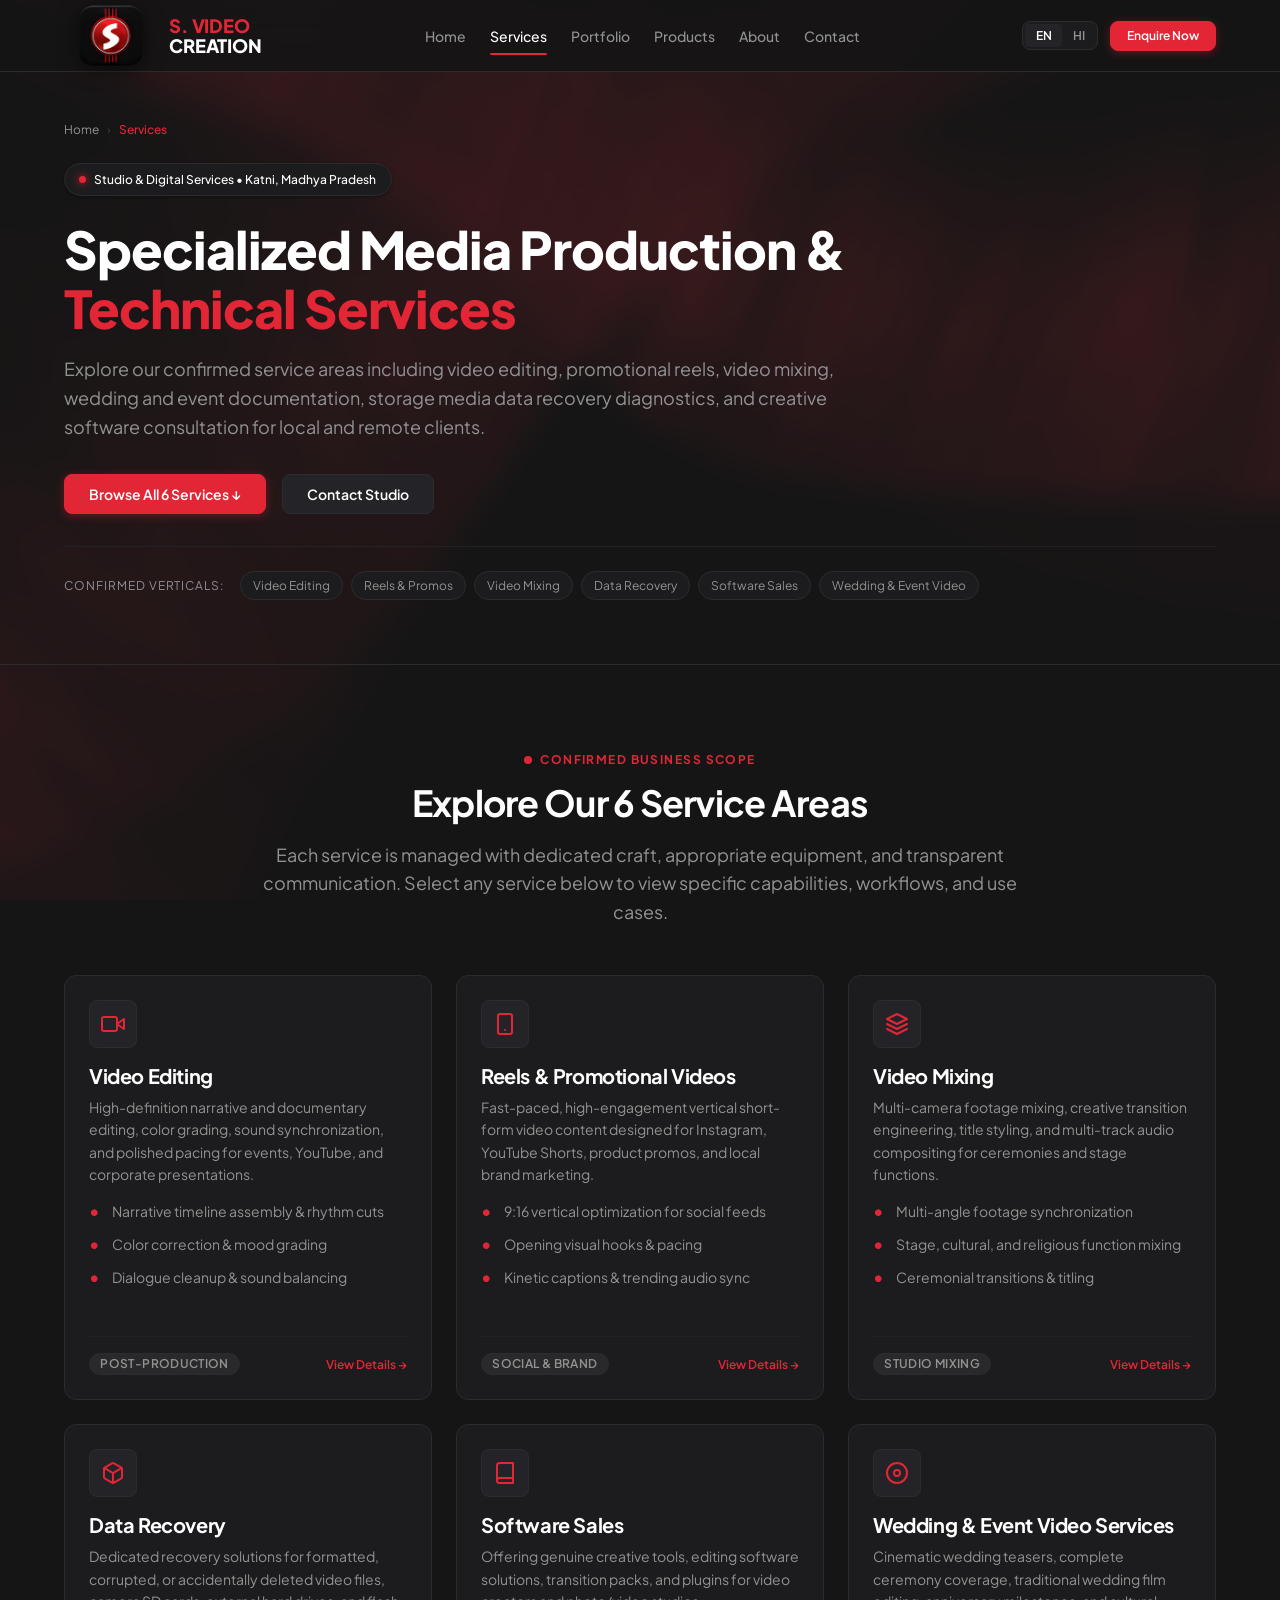
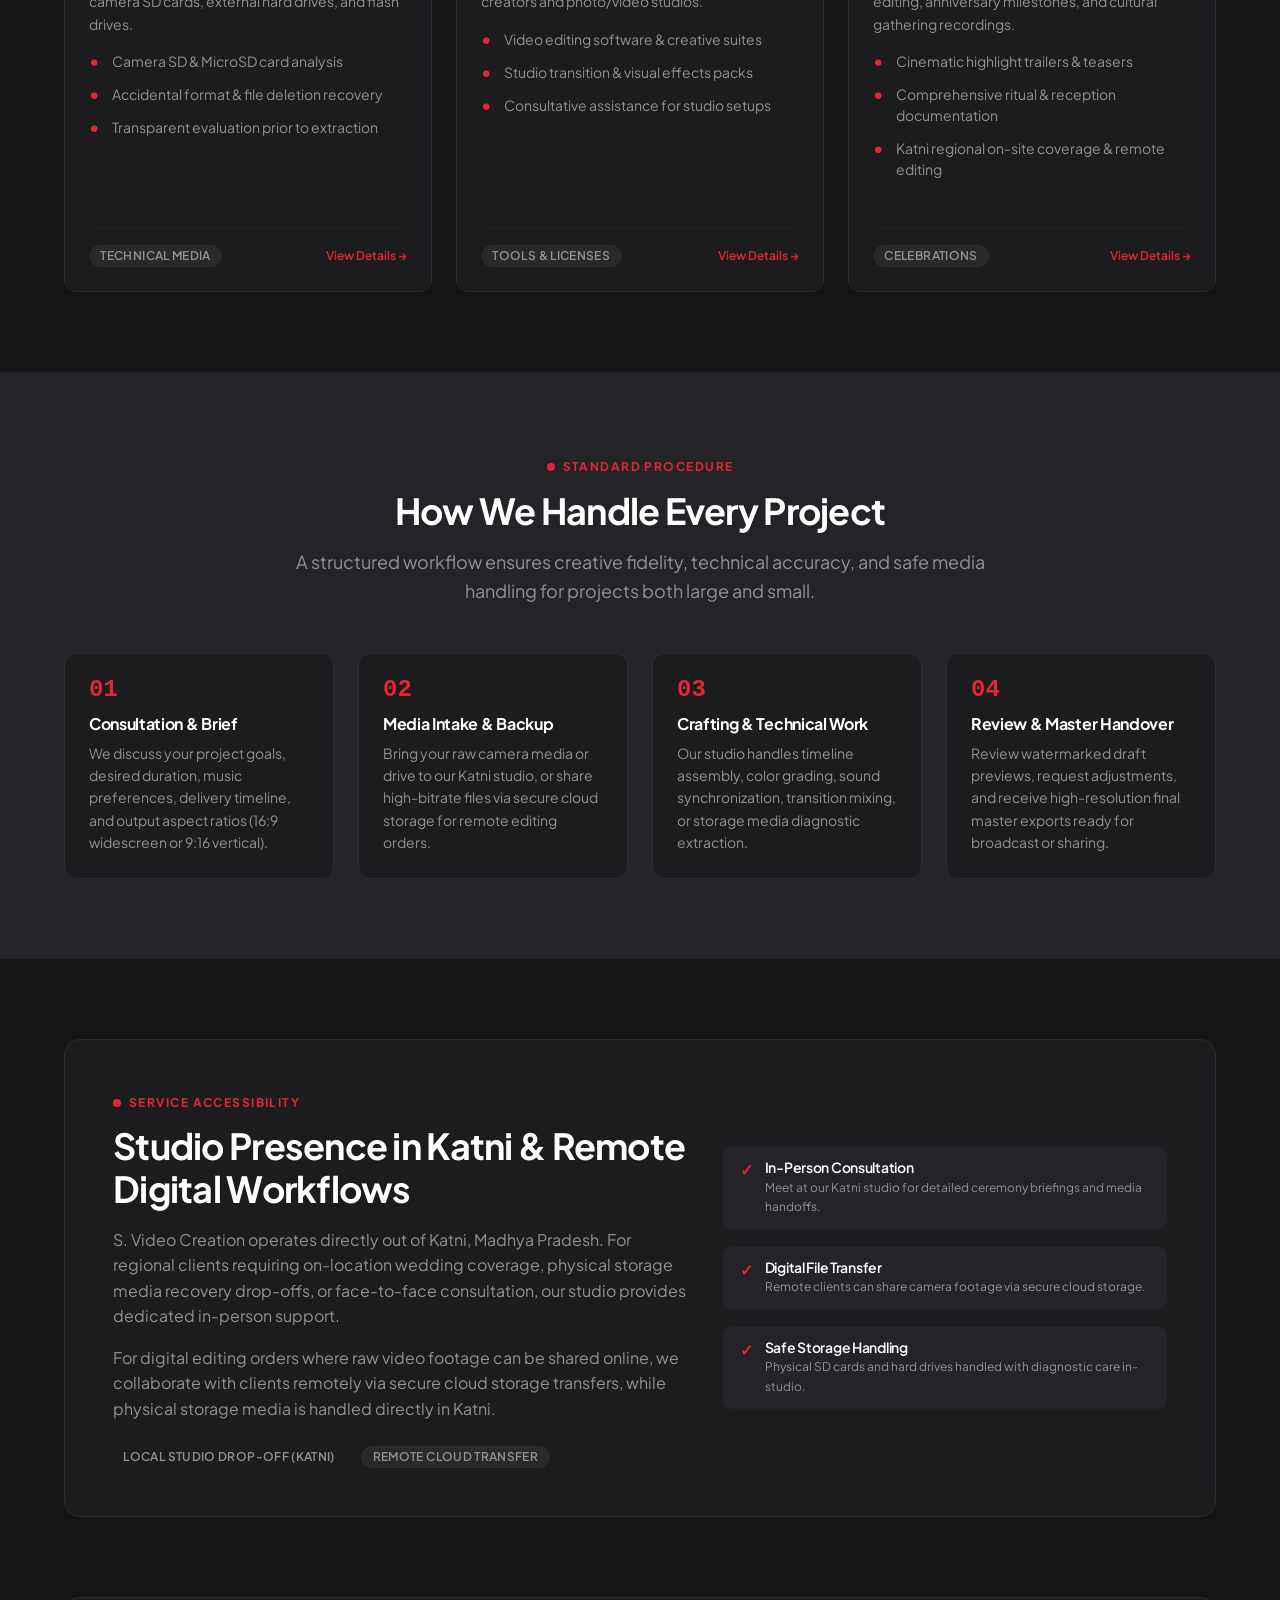
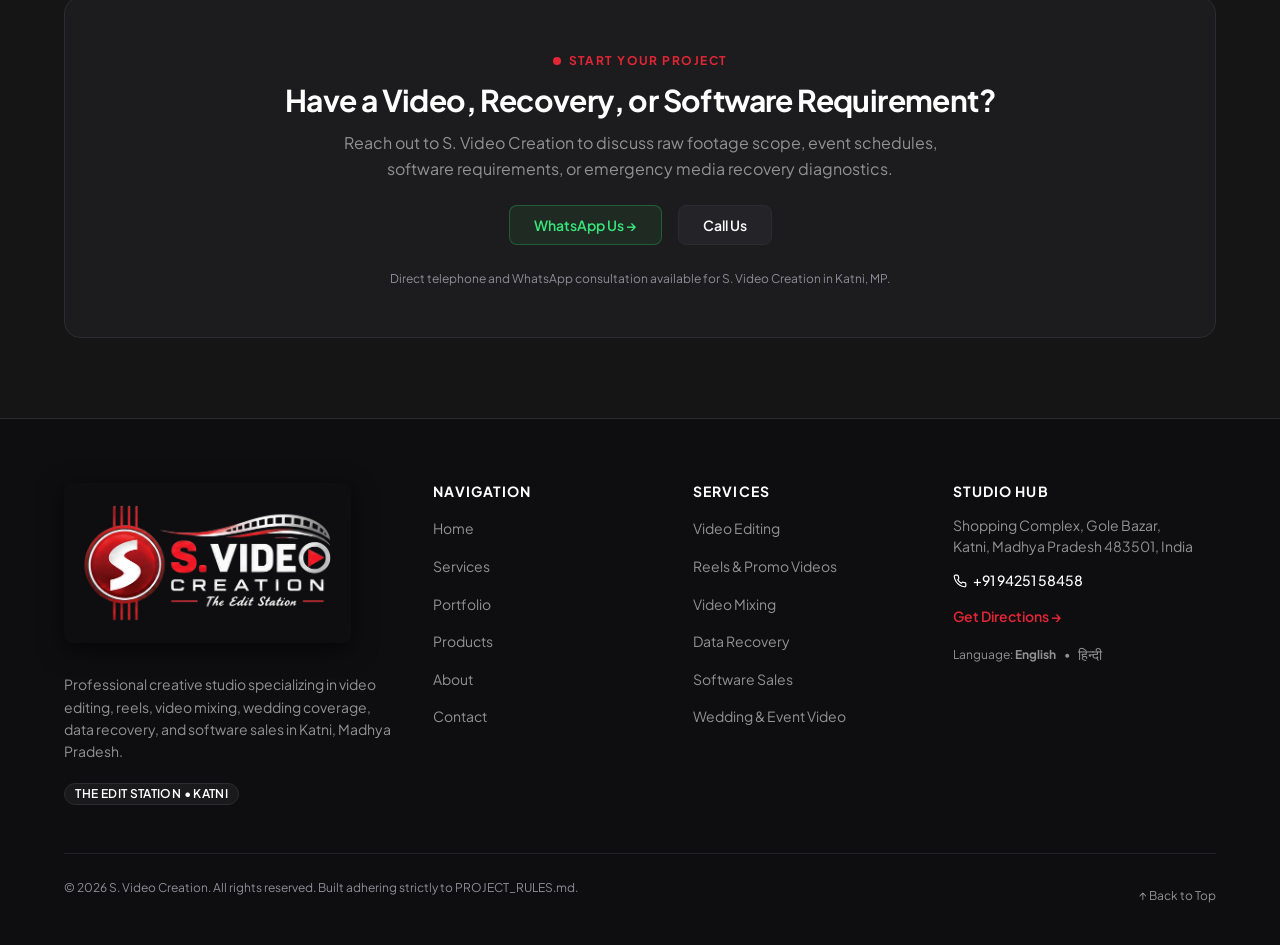
<file: services/index.html>
<!DOCTYPE html>
<html lang="en">

<head>
  <meta charset="UTF-8">
  <meta name="viewport" content="width=device-width, initial-scale=1.0">

  <!-- SEO Meta Tags -->
  <title>Creative &amp; Media Services | S. Video Creation Katni</title>
  <meta name="description"
    content="Explore confirmed studio services by S. Video Creation in Katni, MP: Video editing, reels production, video mixing, wedding & event coverage, data recovery, and software sales.">
  <meta name="author" content="S. Video Creation">
  <meta name="robots" content="index, follow">

  <!-- Open Graph / Social Sharing -->
  <meta property="og:type" content="website">
  <meta property="og:title" content="Creative &amp; Media Services | S. Video Creation">
  <meta property="og:description"
    content="High-definition video editing, promotional reels, multi-camera mixing, event documentation, data recovery, and creative software sales based in Katni, MP.">
  <meta property="og:locale" content="en_IN">

  <!-- Multilingual SEO & Alternate Links -->
  <link rel="alternate" hreflang="en-IN" href="https://svideocreation.netlify.app/services/">
  <link rel="alternate" hreflang="hi-IN" href="https://svideocreation.netlify.app/hi/services/">
  <link rel="alternate" hreflang="x-default" href="https://svideocreation.netlify.app/services/">

  <!-- Google Fonts: Plus Jakarta Sans & Noto Sans Devanagari -->
  <link rel="preconnect" href="https://fonts.googleapis.com">
  <link rel="preconnect" href="https://fonts.gstatic.com" crossorigin>
  <link
    href="https://fonts.googleapis.com/css2?family=Noto+Sans+Devanagari:wght@400;600;700&family=Plus+Jakarta+Sans:wght@400;500;600;700;800&display=swap"
    rel="stylesheet">

  <!-- Stylesheet Hierarchy -->
  <link rel="stylesheet" href="../css/tokens.css">
  <link rel="stylesheet" href="../css/reset.css">
  <link rel="stylesheet" href="../css/layout.css">
  <link rel="stylesheet" href="../css/components.css">
  <link rel="stylesheet" href="../css/pages.css">

  <!-- Deferred Interactive Script -->
  <script src="../js/main.js" defer></script>
</head>

<body>
  <!-- Skip to Content Link for Accessibility -->
  <a href="#top" class="skip-to-content">Skip to content</a>

  <!-- ======================================================================
       Site Header
       ====================================================================== -->
  <header class="site-header" id="siteHeader">
    <div class="container header-inner">

      <!-- Official Brand Logo & Text Lockup -->
      <a href="../" class="brand-logo-link" aria-label="S. Video Creation Home">
        <img src="../assets/images/brand/s-video-creation-icon.png" alt="S. Video Creation Icon" class="brand-logo-img"
          width="808" height="616">
        <div class="brand-logo-content">
          <span class="brand-logo-text brand-logo-accent">S. VIDEO</span>
          <span class="brand-logo-text">CREATION</span>
        </div>
      </a>

      <!-- Desktop Primary Navigation -->
      <nav class="site-nav" aria-label="Main Navigation">
        <ul class="nav-list">
          <li><a href="../" class="nav-link">Home</a></li>
          <li><a href="./" class="nav-link active" aria-current="page">Services</a></li>
          <li><a href="../portfolio/" class="nav-link">Portfolio</a></li>
          <li><a href="../products/" class="nav-link">Products</a></li>
          <li><a href="../about/" class="nav-link">About</a></li>
          <li><a href="../contact/" class="nav-link">Contact</a></li>
        </ul>
      </nav>

      <!-- Header Action Items: Language Switcher & Contact CTA -->
      <div class="header-actions">
        <div class="lang-switcher" aria-label="Language selector">
          <span class="lang-btn active" title="Current language: English" aria-current="true">EN</span>
          <a href="../hi/services/" class="lang-btn" title="हिन्दी संस्करण">HI</a>
        </div>

        <a href="../contact/" class="btn btn-primary btn-sm">Enquire Now</a>

        <!-- Mobile Menu Toggle Button -->
        <button class="menu-toggle" id="menuToggle" aria-expanded="false" aria-controls="mobileNavDrawer"
          aria-label="Open menu">
          <span class="menu-toggle-bar"></span>
          <span class="menu-toggle-bar"></span>
          <span class="menu-toggle-bar"></span>
        </button>
      </div>

    </div>
  </header>

  <!-- Mobile Navigation Drawer -->
  <nav class="mobile-nav-drawer" id="mobileNavDrawer" aria-hidden="true" aria-label="Mobile Navigation">
    <ul class="mobile-nav-list">
      <li><a href="../" class="mobile-nav-link">Home</a></li>
      <li><a href="./" class="mobile-nav-link active" aria-current="page">Services</a></li>
      <li><a href="../portfolio/" class="mobile-nav-link">Portfolio</a></li>
      <li><a href="../products/" class="mobile-nav-link">Products &amp; Software</a></li>
      <li><a href="../about/" class="mobile-nav-link">About the Studio</a></li>
      <li><a href="../contact/" class="mobile-nav-link">Contact &amp; Location</a></li>
    </ul>

    <div class="mobile-nav-footer">
      <div class="lang-switcher" style="align-self: flex-start;">
        <span class="lang-btn active" aria-current="true">English</span>
        <a href="../hi/services/" class="lang-btn" style="text-decoration: none;">हिन्दी</a>
      </div>
      <a href="https://wa.me/919425158458?text=Hi%20S.%20Video%20Creation%2C%20I%27d%20like%20to%20enquire%20about%20your%20services." target="_blank" rel="noopener noreferrer" class="btn btn-whatsapp">WhatsApp Us</a>
      <a href="tel:+919425158458" class="btn btn-secondary">Call: +91 94251 58458</a>
    </div>
  </nav>

  <!-- ======================================================================
       Main Content Landmark
       ====================================================================== -->
  <main id="top">

    <!-- Subpage Hero & Breadcrumbs -->
    <section class="subpage-hero" aria-labelledby="servicesOverviewTitle">
      <div class="container">

        <!-- Breadcrumb Navigation -->
        <nav class="breadcrumbs" aria-label="Breadcrumbs">
          <ol class="breadcrumbs-list">
            <li class="breadcrumbs-item"><a href="../">Home</a></li>
            <li class="breadcrumbs-separator" aria-hidden="true">&rsaquo;</li>
            <li class="breadcrumbs-item" aria-current="page">Services</li>
          </ol>
        </nav>

        <div class="hero-badge-wrapper" style="text-align: left;">
          <span class="hero-location-badge">
            <span class="hero-location-dot"></span>
            Studio &amp; Digital Services &bull; Katni, Madhya Pradesh
          </span>
        </div>

        <h1 id="servicesOverviewTitle" class="subpage-hero-title">
          Specialized Media Production &amp; <span class="hero-headline-highlight">Technical Services</span>
        </h1>

        <p class="subpage-hero-lead">
          Explore our confirmed service areas including video editing, promotional reels, video mixing, wedding and
          event documentation, storage media data recovery diagnostics, and creative software consultation for local
          and remote clients.
        </p>

        <div class="subpage-hero-actions">
          <a href="#servicesList" class="btn btn-primary">Browse All 6 Services &darr;</a>
          <a href="../contact/" class="btn btn-secondary">Contact Studio</a>
        </div>

        <!-- Confirmed Services Badges Row -->
        <div class="subpage-badge-row">
          <span class="hero-pill-label">Confirmed Verticals:</span>
          <span class="hero-pill">Video Editing</span>
          <span class="hero-pill">Reels &amp; Promos</span>
          <span class="hero-pill">Video Mixing</span>
          <span class="hero-pill">Data Recovery</span>
          <span class="hero-pill">Software Sales</span>
          <span class="hero-pill">Wedding &amp; Event Video</span>
        </div>

      </div>
    </section>

    <!-- Services Cards Directory Section -->
    <section class="section" id="servicesList" aria-labelledby="servicesListHeading">
      <div class="container">

        <div class="section-header section-header--center">
          <span class="section-eyebrow">Confirmed Business Scope</span>
          <h2 id="servicesListHeading" class="section-title">Explore Our 6 Service Areas</h2>
          <p class="section-description">
            Each service is managed with dedicated craft, appropriate equipment, and transparent communication. Select
            any service below to view specific capabilities, workflows, and use cases.
          </p>
        </div>

        <div class="services-grid">

          <!-- 1. Video Editing -->
          <article class="card service-card">
            <div class="service-card-top">
              <div class="service-card-icon" aria-hidden="true">
                <!-- Video Editing Icon -->
                <svg width="24" height="24" viewBox="0 0 24 24" fill="none" stroke="currentColor" stroke-width="2"
                  stroke-linecap="round" stroke-linejoin="round">
                  <polygon points="23 7 16 12 23 17 23 7"></polygon>
                  <rect x="1" y="5" width="15" height="14" rx="2" ry="2"></rect>
                </svg>
              </div>
              <h3 class="service-card-title">Video Editing</h3>
              <p class="service-card-desc">
                High-definition narrative and documentary editing, color grading, sound synchronization, and polished
                pacing for events, YouTube, and corporate presentations.
              </p>
              <ul class="service-spec-list">
                <li class="service-spec-item">
                  <span class="service-spec-bullet">&bull;</span>
                  <span>Narrative timeline assembly &amp; rhythm cuts</span>
                </li>
                <li class="service-spec-item">
                  <span class="service-spec-bullet">&bull;</span>
                  <span>Color correction &amp; mood grading</span>
                </li>
                <li class="service-spec-item">
                  <span class="service-spec-bullet">&bull;</span>
                  <span>Dialogue cleanup &amp; sound balancing</span>
                </li>
              </ul>
            </div>
            <div class="service-card-footer">
              <span class="badge badge-neutral">Post-Production</span>
              <a href="video-editing/" class="service-card-action">View Details &rarr;</a>
            </div>
          </article>

          <!-- 2. Reels & Promotional Videos -->
          <article class="card service-card">
            <div class="service-card-top">
              <div class="service-card-icon" aria-hidden="true">
                <!-- Smartphone / Reels Icon -->
                <svg width="24" height="24" viewBox="0 0 24 24" fill="none" stroke="currentColor" stroke-width="2"
                  stroke-linecap="round" stroke-linejoin="round">
                  <rect x="5" y="2" width="14" height="20" rx="2" ry="2"></rect>
                  <line x1="12" y1="18" x2="12.01" y2="18"></line>
                </svg>
              </div>
              <h3 class="service-card-title">Reels &amp; Promotional Videos</h3>
              <p class="service-card-desc">
                Fast-paced, high-engagement vertical short-form video content designed for Instagram, YouTube Shorts,
                product promos, and local brand marketing.
              </p>
              <ul class="service-spec-list">
                <li class="service-spec-item">
                  <span class="service-spec-bullet">&bull;</span>
                  <span>9:16 vertical optimization for social feeds</span>
                </li>
                <li class="service-spec-item">
                  <span class="service-spec-bullet">&bull;</span>
                  <span>Opening visual hooks &amp; pacing</span>
                </li>
                <li class="service-spec-item">
                  <span class="service-spec-bullet">&bull;</span>
                  <span>Kinetic captions &amp; trending audio sync</span>
                </li>
              </ul>
            </div>
            <div class="service-card-footer">
              <span class="badge badge-neutral">Social &amp; Brand</span>
              <a href="reels-promotional-videos/" class="service-card-action">View Details &rarr;</a>
            </div>
          </article>

          <!-- 3. Video Mixing -->
          <article class="card service-card">
            <div class="service-card-top">
              <div class="service-card-icon" aria-hidden="true">
                <!-- Video Mixing / Layers Icon -->
                <svg width="24" height="24" viewBox="0 0 24 24" fill="none" stroke="currentColor" stroke-width="2"
                  stroke-linecap="round" stroke-linejoin="round">
                  <polygon points="12 2 2 7 12 12 22 7 12 2"></polygon>
                  <polyline points="2 17 12 22 22 17"></polyline>
                  <polyline points="2 12 12 17 22 12"></polyline>
                </svg>
              </div>
              <h3 class="service-card-title">Video Mixing</h3>
              <p class="service-card-desc">
                Multi-camera footage mixing, creative transition engineering, title styling, and multi-track audio
                compositing for ceremonies and stage functions.
              </p>
              <ul class="service-spec-list">
                <li class="service-spec-item">
                  <span class="service-spec-bullet">&bull;</span>
                  <span>Multi-angle footage synchronization</span>
                </li>
                <li class="service-spec-item">
                  <span class="service-spec-bullet">&bull;</span>
                  <span>Stage, cultural, and religious function mixing</span>
                </li>
                <li class="service-spec-item">
                  <span class="service-spec-bullet">&bull;</span>
                  <span>Ceremonial transitions &amp; titling</span>
                </li>
              </ul>
            </div>
            <div class="service-card-footer">
              <span class="badge badge-neutral">Studio Mixing</span>
              <a href="video-mixing/" class="service-card-action">View Details &rarr;</a>
            </div>
          </article>

          <!-- 4. Data Recovery -->
          <article class="card service-card">
            <div class="service-card-top">
              <div class="service-card-icon" aria-hidden="true">
                <!-- Hard Drive / Recovery Icon -->
                <svg width="24" height="24" viewBox="0 0 24 24" fill="none" stroke="currentColor" stroke-width="2"
                  stroke-linecap="round" stroke-linejoin="round">
                  <path
                    d="M21 16V8a2 2 0 0 0-1-1.73l-7-4a2 2 0 0 0-2 0l-7 4A2 2 0 0 0 3 8v8a2 2 0 0 0 1 1.73l7 4a2 2 0 0 0 2 0l7-4A2 2 0 0 0 21 16z">
                  </path>
                  <polyline points="3.27 6.96 12 12.01 20.73 6.96"></polyline>
                  <line x1="12" y1="22.08" x2="12" y2="12"></line>
                </svg>
              </div>
              <h3 class="service-card-title">Data Recovery</h3>
              <p class="service-card-desc">
                Dedicated recovery solutions for formatted, corrupted, or accidentally deleted video files, camera SD
                cards, external hard drives, and flash drives.
              </p>
              <ul class="service-spec-list">
                <li class="service-spec-item">
                  <span class="service-spec-bullet">&bull;</span>
                  <span>Camera SD &amp; MicroSD card analysis</span>
                </li>
                <li class="service-spec-item">
                  <span class="service-spec-bullet">&bull;</span>
                  <span>Accidental format &amp; file deletion recovery</span>
                </li>
                <li class="service-spec-item">
                  <span class="service-spec-bullet">&bull;</span>
                  <span>Transparent evaluation prior to extraction</span>
                </li>
              </ul>
            </div>
            <div class="service-card-footer">
              <span class="badge badge-neutral">Technical Media</span>
              <a href="data-recovery/" class="service-card-action">View Details &rarr;</a>
            </div>
          </article>

          <!-- 5. Software Sales -->
          <article class="card service-card">
            <div class="service-card-top">
              <div class="service-card-icon" aria-hidden="true">
                <!-- Software Package Icon -->
                <svg width="24" height="24" viewBox="0 0 24 24" fill="none" stroke="currentColor" stroke-width="2"
                  stroke-linecap="round" stroke-linejoin="round">
                  <path d="M4 19.5A2.5 2.5 0 0 1 6.5 17H20"></path>
                  <path d="M6.5 2H20v20H6.5A2.5 2.5 0 0 1 4 19.5v-15A2.5 2.5 0 0 1 6.5 2z"></path>
                </svg>
              </div>
              <h3 class="service-card-title">Software Sales</h3>
              <p class="service-card-desc">
                Offering genuine creative tools, editing software solutions, transition packs, and plugins for video
                creators and photo/video studios.
              </p>
              <ul class="service-spec-list">
                <li class="service-spec-item">
                  <span class="service-spec-bullet">&bull;</span>
                  <span>Video editing software &amp; creative suites</span>
                </li>
                <li class="service-spec-item">
                  <span class="service-spec-bullet">&bull;</span>
                  <span>Studio transition &amp; visual effects packs</span>
                </li>
                <li class="service-spec-item">
                  <span class="service-spec-bullet">&bull;</span>
                  <span>Consultative assistance for studio setups</span>
                </li>
              </ul>
            </div>
            <div class="service-card-footer">
              <span class="badge badge-neutral">Tools &amp; Licenses</span>
              <a href="software-sales/" class="service-card-action">View Details &rarr;</a>
            </div>
          </article>

          <!-- 6. Wedding & Event Video Services -->
          <article class="card service-card">
            <div class="service-card-top">
              <div class="service-card-icon" aria-hidden="true">
                <!-- Lens / Wedding Icon -->
                <svg width="24" height="24" viewBox="0 0 24 24" fill="none" stroke="currentColor" stroke-width="2"
                  stroke-linecap="round" stroke-linejoin="round">
                  <circle cx="12" cy="12" r="10"></circle>
                  <circle cx="12" cy="12" r="3"></circle>
                </svg>
              </div>
              <h3 class="service-card-title">Wedding &amp; Event Video Services</h3>
              <p class="service-card-desc">
                Cinematic wedding teasers, complete ceremony coverage, traditional wedding film editing, anniversary
                milestones, and cultural gathering recordings.
              </p>
              <ul class="service-spec-list">
                <li class="service-spec-item">
                  <span class="service-spec-bullet">&bull;</span>
                  <span>Cinematic highlight trailers &amp; teasers</span>
                </li>
                <li class="service-spec-item">
                  <span class="service-spec-bullet">&bull;</span>
                  <span>Comprehensive ritual &amp; reception documentation</span>
                </li>
                <li class="service-spec-item">
                  <span class="service-spec-bullet">&bull;</span>
                  <span>Katni regional on-site coverage &amp; remote editing</span>
                </li>
              </ul>
            </div>
            <div class="service-card-footer">
              <span class="badge badge-neutral">Celebrations</span>
              <a href="wedding-event-video/" class="service-card-action">View Details &rarr;</a>
            </div>
          </article>

        </div>

      </div>
    </section>

    <!-- Studio Workflow Process Section -->
    <section class="section" style="background-color: var(--color-bg-surface-elevated);" aria-labelledby="workflowTitle">
      <div class="container">

        <div class="section-header section-header--center">
          <span class="section-eyebrow">Standard Procedure</span>
          <h2 id="workflowTitle" class="section-title">How We Handle Every Project</h2>
          <p class="section-description">
            A structured workflow ensures creative fidelity, technical accuracy, and safe media handling for projects
            both large and small.
          </p>
        </div>

        <div class="process-grid">

          <!-- Step 1 -->
          <div class="process-card">
            <span class="process-step-num">01</span>
            <h3 class="process-step-title">Consultation &amp; Brief</h3>
            <p class="process-step-desc">
              We discuss your project goals, desired duration, music preferences, delivery timeline, and output aspect
              ratios (16:9 widescreen or 9:16 vertical).
            </p>
          </div>

          <!-- Step 2 -->
          <div class="process-card">
            <span class="process-step-num">02</span>
            <h3 class="process-step-title">Media Intake &amp; Backup</h3>
            <p class="process-step-desc">
              Bring your raw camera media or drive to our Katni studio, or share high-bitrate files via secure cloud
              storage for remote editing orders.
            </p>
          </div>

          <!-- Step 3 -->
          <div class="process-card">
            <span class="process-step-num">03</span>
            <h3 class="process-step-title">Crafting &amp; Technical Work</h3>
            <p class="process-step-desc">
              Our studio handles timeline assembly, color grading, sound synchronization, transition mixing, or storage
              media diagnostic extraction.
            </p>
          </div>

          <!-- Step 4 -->
          <div class="process-card">
            <span class="process-step-num">04</span>
            <h3 class="process-step-title">Review &amp; Master Handover</h3>
            <p class="process-step-desc">
              Review watermarked draft previews, request adjustments, and receive high-resolution final master exports
              ready for broadcast or sharing.
            </p>
          </div>

        </div>

      </div>
    </section>

    <!-- Local Presence & Remote Workflows Section -->
    <section class="section" aria-labelledby="deliveryModelTitle">
      <div class="container">
        <div class="about-box">
          <div class="about-grid">

            <div>
              <span class="section-eyebrow">Service Accessibility</span>
              <h2 id="deliveryModelTitle" class="section-title" style="margin-bottom: var(--space-4);">
                Studio Presence in Katni &amp; Remote Digital Workflows
              </h2>
              <p class="text-secondary" style="margin-bottom: var(--space-4); line-height: 1.6;">
                S. Video Creation operates directly out of Katni, Madhya Pradesh. For regional clients requiring
                on-location wedding coverage, physical storage media recovery drop-offs, or face-to-face consultation,
                our studio provides dedicated in-person support.
              </p>
              <p class="text-secondary" style="margin-bottom: var(--space-6); line-height: 1.6;">
                For digital editing orders where raw video footage can be shared online, we collaborate with clients
                remotely via secure cloud storage transfers, while physical storage media is handled directly in Katni.
              </p>
              <div style="display: flex; gap: var(--space-4); flex-wrap: wrap;">
                <span class="badge badge-primary">Local Studio Drop-off (Katni)</span>
                <span class="badge badge-neutral">Remote Cloud Transfer</span>
              </div>
            </div>

            <div class="about-features-list">
              <div class="about-feature-item">
                <span class="about-feature-check">&check;</span>
                <div>
                  <h3 class="about-feature-title">In-Person Consultation</h3>
                  <p class="about-feature-desc">Meet at our Katni studio for detailed ceremony briefings and media handoffs.</p>
                </div>
              </div>

              <div class="about-feature-item">
                <span class="about-feature-check">&check;</span>
                <div>
                  <h3 class="about-feature-title">Digital File Transfer</h3>
                  <p class="about-feature-desc">Remote clients can share camera footage via secure cloud storage.</p>
                </div>
              </div>

              <div class="about-feature-item">
                <span class="about-feature-check">&check;</span>
                <div>
                  <h3 class="about-feature-title">Safe Storage Handling</h3>
                  <p class="about-feature-desc">Physical SD cards and hard drives handled with diagnostic care in-studio.</p>
                </div>
              </div>
            </div>

          </div>
        </div>
      </div>
    </section>

    <!-- Contact & Enquiry CTA Banner -->
    <section class="section" style="padding-top: 0;" aria-labelledby="enquiryBannerTitle">
      <div class="container">
        <div class="service-cta-banner">
          <span class="section-eyebrow">Start Your Project</span>
          <h2 id="enquiryBannerTitle" class="service-cta-banner-title">
            Have a Video, Recovery, or Software Requirement?
          </h2>
          <p class="service-cta-banner-desc">
            Reach out to S. Video Creation to discuss raw footage scope, event schedules, software requirements, or
            emergency media recovery diagnostics.
          </p>
          <div class="service-cta-actions">
            <a href="https://wa.me/919425158458?text=Hi%20S.%20Video%20Creation%2C%20I%27d%20like%20to%20enquire%20about%20your%20services."
              target="_blank" rel="noopener noreferrer" class="btn btn-whatsapp">
              WhatsApp Us &rarr;
            </a>
            <a href="tel:+919425158458" class="btn btn-secondary">
              Call Us
            </a>
          </div>
          <p class="contact-disclaimer" style="margin-top: var(--space-6); margin-bottom: 0;">
            Direct telephone and WhatsApp consultation available for S. Video Creation in Katni, MP.
          </p>
        </div>
      </div>
    </section>

  </main>

  <!-- ======================================================================
       Site Footer
       ====================================================================== -->
  <footer class="site-footer">
    <div class="container">

      <div class="footer-top">

        <!-- Brand & Studio Brief -->
        <div>
          <a href="../" class="brand-logo-link brand-logo-link--footer"
            aria-label="S. Video Creation - The Edit Station Home">
            <img src="../assets/images/brand/s-video-creation-horizontal-opt.png"
              alt="S. Video Creation — The Edit Station" class="brand-logo-img brand-logo-img--footer" width="2752"
              height="1536" loading="lazy">
          </a>
          <p class="footer-meta-text">
            Professional creative studio specializing in video editing, reels, video mixing, wedding coverage, data
            recovery, and software sales in Katni, Madhya Pradesh.
          </p>
          <span class="badge" style="background-color: rgba(255, 255, 255, 0.05); color: var(--color-brand-white); border: 1px solid var(--color-border);">The Edit Station &bull; Katni</span>
        </div>

        <!-- Quick Links -->
        <div>
          <h3 class="footer-col-title">Navigation</h3>
          <ul class="footer-links">
            <li><a href="../" class="footer-link">Home</a></li>
            <li><a href="./" class="footer-link">Services</a></li>
            <li><a href="../portfolio/" class="footer-link">Portfolio</a></li>
            <li><a href="../products/" class="footer-link">Products</a></li>
            <li><a href="../about/" class="footer-link">About</a></li>
            <li><a href="../contact/" class="footer-link">Contact</a></li>
          </ul>
        </div>

        <!-- Confirmed Services -->
        <div>
          <h3 class="footer-col-title">Services</h3>
          <ul class="footer-links">
            <li><a href="video-editing/" class="footer-link">Video Editing</a></li>
            <li><a href="reels-promotional-videos/" class="footer-link">Reels &amp; Promo Videos</a></li>
            <li><a href="video-mixing/" class="footer-link">Video Mixing</a></li>
            <li><a href="data-recovery/" class="footer-link">Data Recovery</a></li>
            <li><a href="software-sales/" class="footer-link">Software Sales</a></li>
            <li><a href="wedding-event-video/" class="footer-link">Wedding &amp; Event Video</a></li>
          </ul>
        </div>

        <!-- Regional & Contact Information -->
        <div>
          <h3 class="footer-col-title">Studio Hub</h3>
          <p class="footer-meta-text" style="line-height: 1.5; margin-bottom: var(--space-3);">
            Shopping Complex, Gole Bazar,<br>
            Katni, Madhya Pradesh 483501, India
          </p>
          <p class="footer-meta-text" style="margin-bottom: var(--space-3);">
            <a href="tel:+919425158458" class="footer-link" style="display: inline-flex; align-items: center; gap: 6px; color: var(--color-brand-white); font-weight: var(--font-weight-medium);">
              <svg width="14" height="14" viewBox="0 0 24 24" fill="none" stroke="currentColor" stroke-width="2" stroke-linecap="round" stroke-linejoin="round" aria-hidden="true"><path d="M22 16.92v3a2 2 0 0 1-2.18 2 19.79 19.79 0 0 1-8.63-3.07 19.5 19.5 0 0 1-6-6 19.79 19.79 0 0 1-3.07-8.67A2 2 0 0 1 4.11 2h3a2 2 0 0 1 2 1.72 12.84 12.84 0 0 0 .7 2.81 2 2 0 0 1-.45 2.11L8.09 9.91a16 16 0 0 0 6 6l1.27-1.27a2 2 0 0 1 2.11-.45 12.84 12.84 0 0 0 2.81.7A2 2 0 0 1 22 16.92z"></path></svg>
              +91 94251 58458
            </a>
          </p>
          <p class="footer-meta-text" style="margin-bottom: var(--space-4);">
            <a href="https://www.google.com/maps/dir//S.+Video+Creation,+Shopping+Complex,+Gole+Bazar,+Katni,+Madhya+Pradesh+483501/@23.8358531,80.3942008,17z/data=!4m17!1m7!3m6!1s0x398161da4b9945b7:0x40d4fdf375a88126!2sS.+Video+Creation!8m2!3d23.8358482!4d80.3967757!16s%2Fg%2F11g81qvw8_!4m8!1m0!1m5!1m1!1s0x398161da4b9945b7:0x40d4fdf375a88126!2m2!1d80.3967757!2d23.8358482!3e2?hl=en-IN&amp;entry=ttu&amp;g_ep=EgoyMDI2MTAyMC4wIKXMDSoASAFQAw%3D%3D" target="_blank" rel="noopener noreferrer" class="footer-link" style="color: var(--color-brand-red); font-weight: var(--font-weight-semibold);">
              Get Directions &rarr;
            </a>
          </p>
          <div class="footer-lang-status">
            <span>Language: <strong>English</strong></span>
            <span>&bull;</span>
            <a href="../hi/services/" class="footer-link">हिन्दी</a>
          </div>
        </div>

      </div>

      <!-- Footer Bottom -->
      <div class="footer-bottom">
        <p class="footer-copyright">
          &copy; 2026 S. Video Creation. All rights reserved. Built adhering strictly to PROJECT_RULES.md.
        </p>
        <div class="footer-lang-status">
          <a href="#top" class="footer-link" style="font-size: var(--text-xs);">&uarr; Back to Top</a>
        </div>
      </div>

    </div>
  </footer>

</body>

</html>
</file>
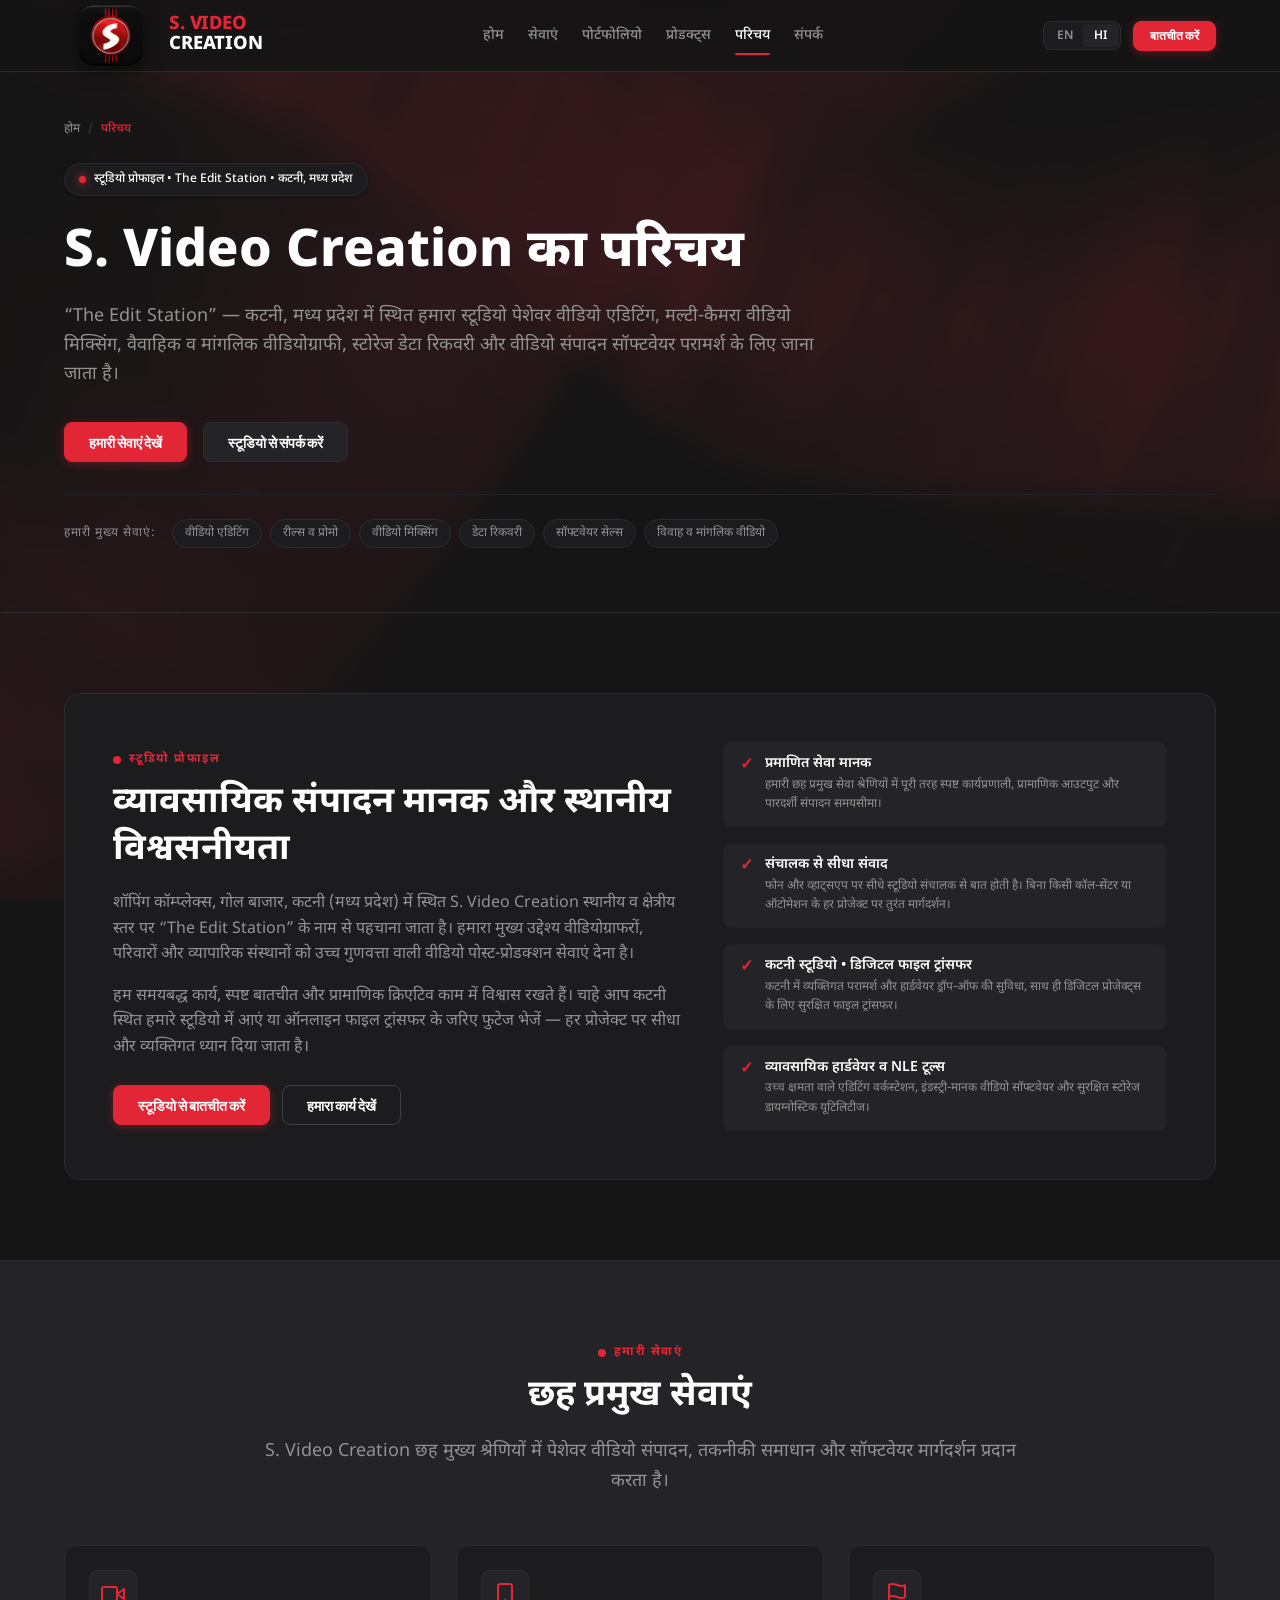
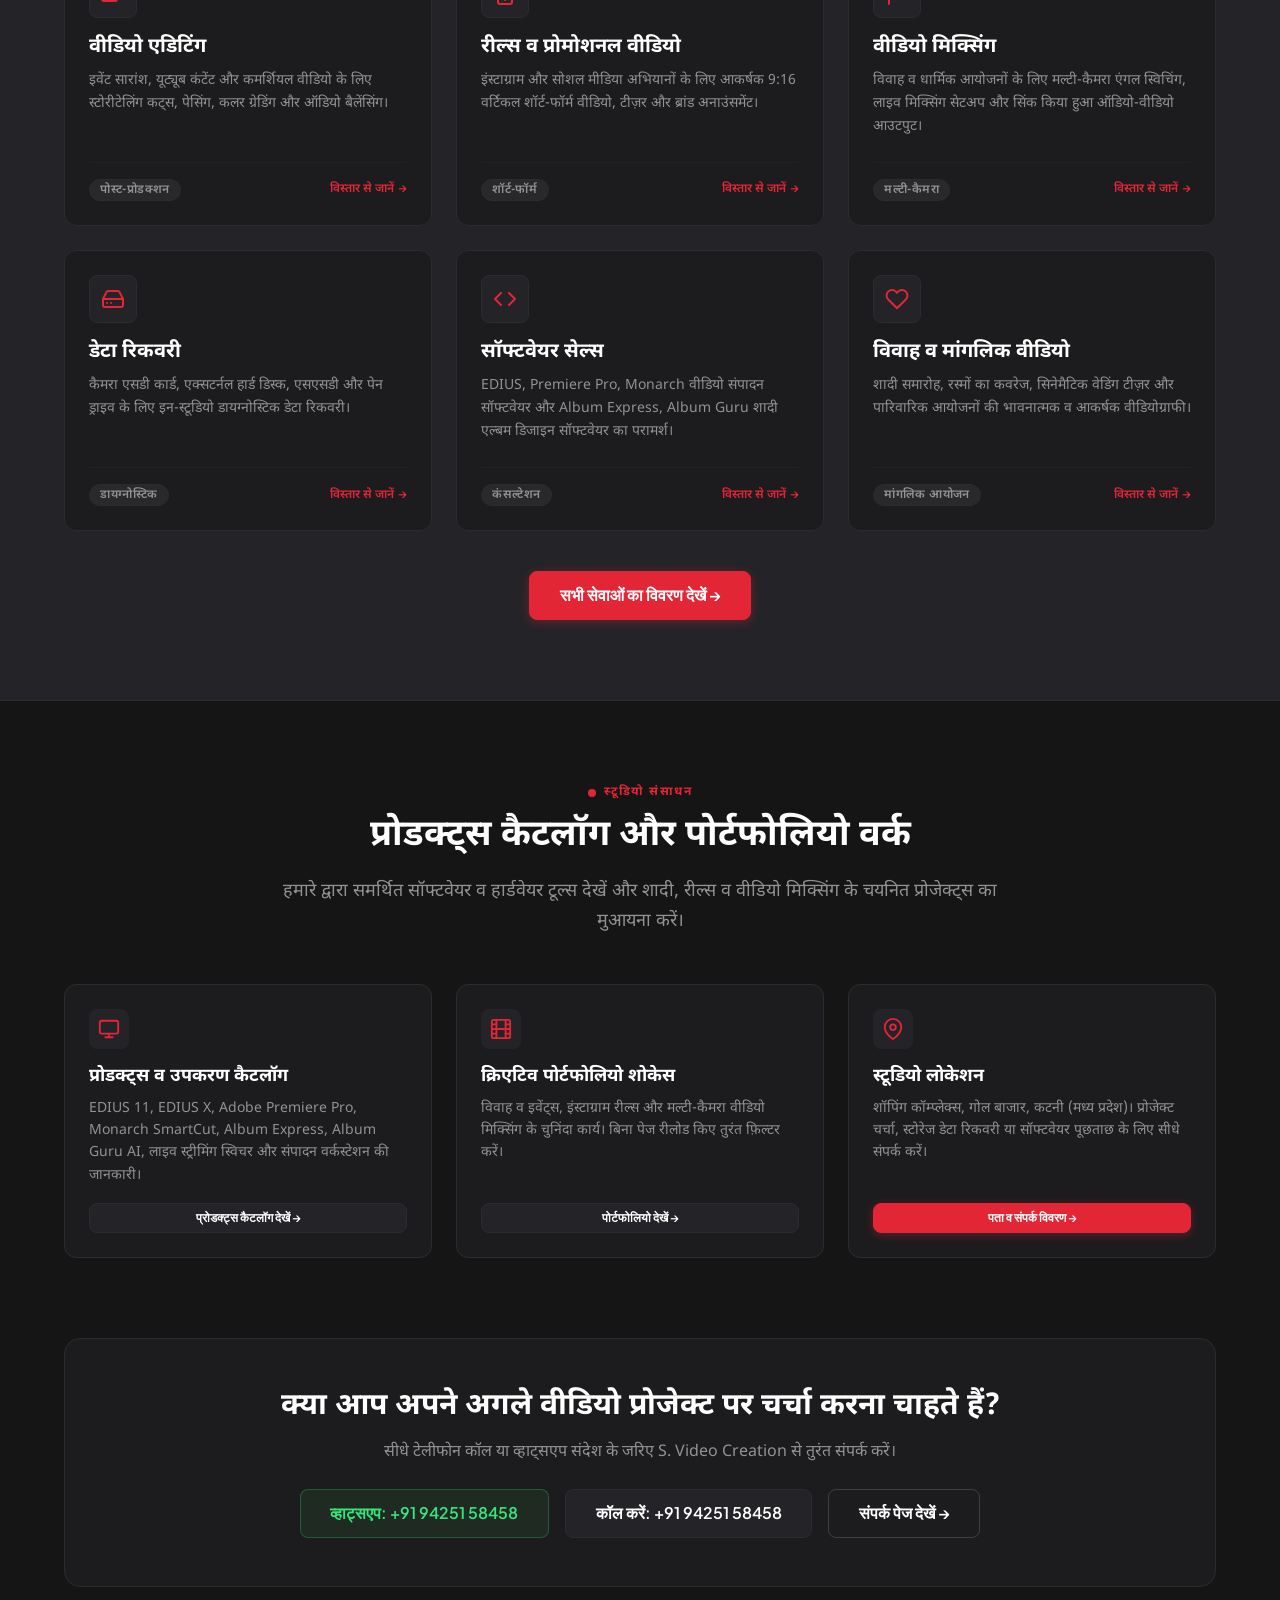
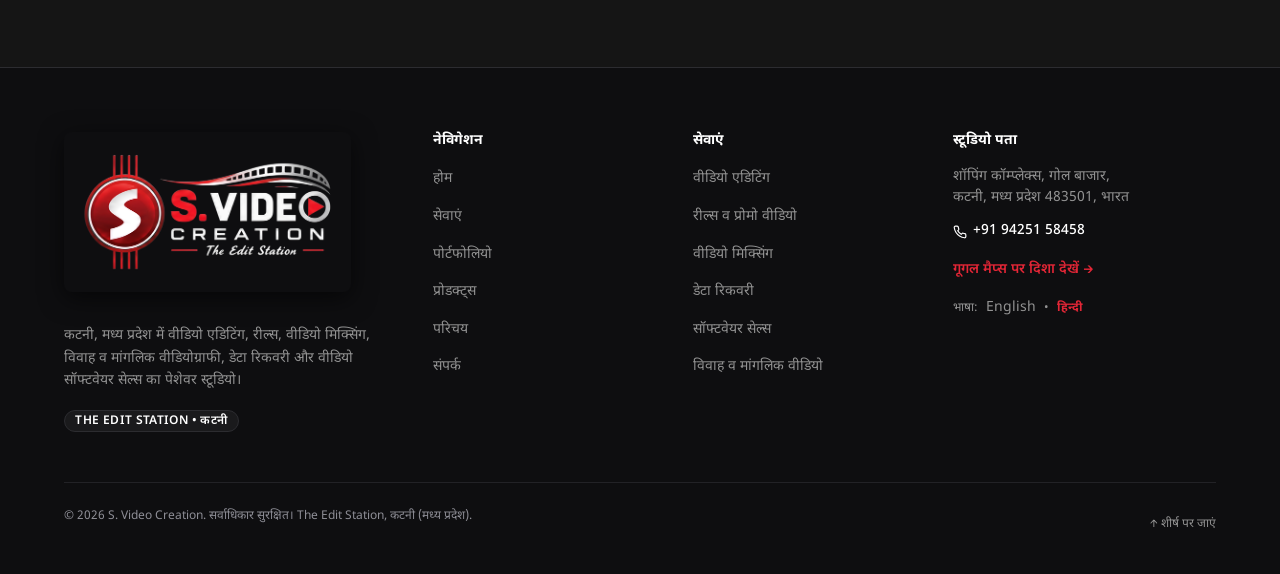
<file: hi/about/index.html>
<!DOCTYPE html>
<html lang="hi">

<head>
  <meta charset="UTF-8">
  <meta name="viewport" content="width=device-width, initial-scale=1.0">

  <!-- SEO Meta Tags -->
  <title>परिचय &bull; S. Video Creation | The Edit Station कटनी, मध्य प्रदेश</title>
  <meta name="description"
    content="S. Video Creation (&ldquo;The Edit Station&rdquo;) कटनी, मध्य प्रदेश का परिचय। पेशेवर वीडियो एडिटिंग, मल्टी-कैमरा वीडियो मिक्सिंग, वैवाहिक व मांगलिक वीडियोग्राफी, स्टोरेज डेटा रिकवरी और वीडियो सॉफ्टवेयर कंसल्टेशन।">
  <meta name="author" content="S. Video Creation">
  <meta name="robots" content="index, follow">

  <!-- Open Graph / Social Sharing -->
  <meta property="og:type" content="website">
  <meta property="og:title" content="परिचय &bull; S. Video Creation | The Edit Station कटनी, मध्य प्रदेश">
  <meta property="og:description"
    content="कटनी, मध्य प्रदेश में स्थित पेशेवर वीडियो एडिटिंग स्टूडियो। वीडियो मिक्सिंग, रील्स, शादी व मांगलिक आयोजन वीडियोग्राफी, डेटा रिकवरी और सॉफ्टवेयर परामर्श।">
  <meta property="og:locale" content="hi_IN">

  <!-- Multilingual SEO & Alternate Links -->
  <link rel="alternate" hreflang="en-IN" href="https://svideocreation.netlify.app/about/">
  <link rel="alternate" hreflang="hi-IN" href="https://svideocreation.netlify.app/hi/about/">
  <link rel="alternate" hreflang="x-default" href="https://svideocreation.netlify.app/about/">

  <!-- Google Fonts: Plus Jakarta Sans & Noto Sans Devanagari -->
  <link rel="preconnect" href="https://fonts.googleapis.com">
  <link rel="preconnect" href="https://fonts.gstatic.com" crossorigin>
  <link
    href="https://fonts.googleapis.com/css2?family=Noto+Sans+Devanagari:wght@400;500;600;700&family=Plus+Jakarta+Sans:wght@400;500;600;700;800&display=swap"
    rel="stylesheet">

  <!-- Stylesheet Hierarchy -->
  <link rel="stylesheet" href="../../css/tokens.css">
  <link rel="stylesheet" href="../../css/reset.css">
  <link rel="stylesheet" href="../../css/layout.css">
  <link rel="stylesheet" href="../../css/components.css">
  <link rel="stylesheet" href="../../css/pages.css">

  <!-- Deferred Interactive Script -->
  <script src="../../js/main.js" defer></script>
</head>

<body>
  <!-- Skip to Content Link for Accessibility -->
  <a href="#top" class="skip-to-content">मुख्य सामग्री पर जाएं</a>

  <!-- ======================================================================
       Site Header
       ====================================================================== -->
  <header class="site-header" id="siteHeader">
    <div class="container header-inner">

      <!-- Official Brand Logo & Text Lockup -->
      <a href="../" class="brand-logo-link" aria-label="S. Video Creation होमपेज">
        <img src="../../assets/images/brand/s-video-creation-icon.png" alt="S. Video Creation लोगो" class="brand-logo-img"
          width="808" height="616">
        <div class="brand-logo-content">
          <span class="brand-logo-text brand-logo-accent">S. VIDEO</span>
          <span class="brand-logo-text">CREATION</span>
        </div>
      </a>

      <!-- Desktop Primary Navigation -->
      <nav class="site-nav" aria-label="मुख्य नेविगेशन">
        <ul class="nav-list">
          <li><a href="../" class="nav-link">होम</a></li>
          <li><a href="../services/" class="nav-link">सेवाएं</a></li>
          <li><a href="../portfolio/" class="nav-link">पोर्टफोलियो</a></li>
          <li><a href="../products/" class="nav-link">प्रोडक्ट्स</a></li>
          <li><a href="./" class="nav-link active" aria-current="page">परिचय</a></li>
          <li><a href="../contact/" class="nav-link">संपर्क</a></li>
        </ul>
      </nav>

      <!-- Header Action Items: Language Switcher & Contact CTA -->
      <div class="header-actions">
        <div class="lang-switcher" aria-label="भाषा चुनें">
          <a href="../../about/" class="lang-btn" title="English Version">EN</a>
          <span class="lang-btn active" title="वर्तमान भाषा: हिन्दी" aria-current="true">HI</span>
        </div>

        <a href="../contact/" class="btn btn-primary btn-sm">बातचीत करें</a>

        <!-- Mobile Menu Toggle Button -->
        <button class="menu-toggle" id="menuToggle" aria-expanded="false" aria-controls="mobileNavDrawer"
          aria-label="मेनू खोलें">
          <span class="menu-toggle-bar"></span>
          <span class="menu-toggle-bar"></span>
          <span class="menu-toggle-bar"></span>
        </button>
      </div>

    </div>
  </header>

  <!-- Mobile Navigation Drawer -->
  <nav class="mobile-nav-drawer" id="mobileNavDrawer" aria-hidden="true" aria-label="मोबाइल नेविगेशन">
    <ul class="mobile-nav-list">
      <li><a href="../" class="mobile-nav-link">होम</a></li>
      <li><a href="../services/" class="mobile-nav-link">सेवाएं</a></li>
      <li><a href="../portfolio/" class="mobile-nav-link">पोर्टफोलियो</a></li>
      <li><a href="../products/" class="mobile-nav-link">प्रोडक्ट्स व सॉफ्टवेयर</a></li>
      <li><a href="./" class="mobile-nav-link active" aria-current="page">स्टूडियो परिचय</a></li>
      <li><a href="../contact/" class="mobile-nav-link">संपर्क व पता</a></li>
    </ul>

    <div class="mobile-nav-footer">
      <div class="lang-switcher" style="align-self: flex-start;">
        <a href="../../about/" class="lang-btn" style="text-decoration: none;">English</a>
        <span class="lang-btn active" aria-current="true">हिन्दी</span>
      </div>
      <a href="https://wa.me/919425158458?text=नमस्ते%20S.%20Video%20Creation%2C%20मुझे%20स्टूडियो%20के%20बारे%20में%20जानकारी%20चाहिए।"
        target="_blank" rel="noopener noreferrer" class="btn btn-whatsapp">व्हाट्सएप पर संपर्क करें</a>
      <a href="tel:+919425158458" class="btn btn-secondary">कॉल करें: +91 94251 58458</a>
    </div>
  </nav>

  <!-- ======================================================================
       Main Content Landmark
       ====================================================================== -->
  <main id="top">

    <!-- Subpage Hero Section -->
    <section class="subpage-hero" aria-labelledby="aboutHeroTitle">
      <div class="container">

        <!-- Breadcrumb Navigation -->
        <nav class="breadcrumbs" aria-label="ब्रेडक्रम्ब नेविगेशन">
          <ol class="breadcrumbs-list">
            <li class="breadcrumbs-item"><a href="../">होम</a></li>
            <li class="breadcrumbs-separator" aria-hidden="true">/</li>
            <li class="breadcrumbs-item" aria-current="page">परिचय</li>
          </ol>
        </nav>

        <!-- Studio Profile Badge -->
        <div class="hero-badge-wrapper" style="text-align: left;">
          <span class="hero-location-badge">
            <span class="hero-location-dot"></span>
            स्टूडियो प्रोफाइल &bull; The Edit Station &bull; कटनी, मध्य प्रदेश
          </span>
        </div>

        <h1 id="aboutHeroTitle" class="subpage-hero-title">
          S. Video Creation का परिचय
        </h1>

        <p class="subpage-hero-lead">
          &ldquo;The Edit Station&rdquo; &mdash; कटनी, मध्य प्रदेश में स्थित हमारा स्टूडियो पेशेवर वीडियो एडिटिंग, मल्टी-कैमरा वीडियो मिक्सिंग, वैवाहिक व मांगलिक वीडियोग्राफी, स्टोरेज डेटा रिकवरी और वीडियो संपादन सॉफ्टवेयर परामर्श के लिए जाना जाता है।
        </p>

        <div class="subpage-hero-actions">
          <a href="../services/" class="btn btn-primary">हमारी सेवाएं देखें</a>
          <a href="../contact/" class="btn btn-secondary">स्टूडियो से संपर्क करें</a>
        </div>

        <!-- Confirmed Service Verticals Row -->
        <div class="subpage-badge-row">
          <span class="hero-pill-label">हमारी मुख्य सेवाएं:</span>
          <span class="hero-pill">वीडियो एडिटिंग</span>
          <span class="hero-pill">रील्स व प्रोमो</span>
          <span class="hero-pill">वीडियो मिक्सिंग</span>
          <span class="hero-pill">डेटा रिकवरी</span>
          <span class="hero-pill">सॉफ्टवेयर सेल्स</span>
          <span class="hero-pill">विवाह व मांगलिक वीडियो</span>
        </div>

      </div>
    </section>

    <!-- Studio Profile & Core Pillars Section -->
    <section class="section" aria-labelledby="pillarsTitle">
      <div class="container">

        <div class="about-box">
          <div class="about-grid">

            <div>
              <span class="section-eyebrow">स्टूडियो प्रोफाइल</span>
              <h2 id="pillarsTitle" class="section-title">व्यावसायिक संपादन मानक और स्थानीय विश्वसनीयता</h2>
              <p>
                शॉपिंग कॉम्प्लेक्स, गोल बाजार, कटनी (मध्य प्रदेश) में स्थित S. Video Creation स्थानीय व क्षेत्रीय स्तर पर &ldquo;The Edit Station&rdquo; के नाम से पहचाना जाता है। हमारा मुख्य उद्देश्य वीडियोग्राफरों, परिवारों और व्यापारिक संस्थानों को उच्च गुणवत्ता वाली वीडियो पोस्ट-प्रोडक्शन सेवाएं देना है।
              </p>
              <p>
                हम समयबद्ध कार्य, स्पष्ट बातचीत और प्रामाणिक क्रिएटिव काम में विश्वास रखते हैं। चाहे आप कटनी स्थित हमारे स्टूडियो में आएं या ऑनलाइन फाइल ट्रांसफर के जरिए फुटेज भेजें &mdash; हर प्रोजेक्ट पर सीधा और व्यक्तिगत ध्यान दिया जाता है।
              </p>
              <div style="margin-top: var(--space-6); display: flex; flex-wrap: wrap; gap: var(--space-3);">
                <a href="../contact/" class="btn btn-primary">स्टूडियो से बातचीत करें</a>
                <a href="../portfolio/" class="btn btn-outline">हमारा कार्य देखें</a>
              </div>
            </div>

            <div class="about-features-list">

              <div class="about-feature-item">
                <span class="about-feature-check" aria-hidden="true">&#10003;</span>
                <div>
                  <h3 class="about-feature-title">प्रमाणित सेवा मानक</h3>
                  <p class="about-feature-desc">हमारी छह प्रमुख सेवा श्रेणियों में पूरी तरह स्पष्ट कार्यप्रणाली, प्रामाणिक आउटपुट और पारदर्शी संपादन समयसीमा।</p>
                </div>
              </div>

              <div class="about-feature-item">
                <span class="about-feature-check" aria-hidden="true">&#10003;</span>
                <div>
                  <h3 class="about-feature-title">संचालक से सीधा संवाद</h3>
                  <p class="about-feature-desc">फोन और व्हाट्सएप पर सीधे स्टूडियो संचालक से बात होती है। बिना किसी कॉल-सेंटर या ऑटोमेशन के हर प्रोजेक्ट पर तुरंत मार्गदर्शन।</p>
                </div>
              </div>

              <div class="about-feature-item">
                <span class="about-feature-check" aria-hidden="true">&#10003;</span>
                <div>
                  <h3 class="about-feature-title">कटनी स्टूडियो &bull; डिजिटल फाइल ट्रांसफर</h3>
                  <p class="about-feature-desc">कटनी में व्यक्तिगत परामर्श और हार्डवेयर ड्रॉप-ऑफ की सुविधा, साथ ही डिजिटल प्रोजेक्ट्स के लिए सुरक्षित फाइल ट्रांसफर।</p>
                </div>
              </div>

              <div class="about-feature-item">
                <span class="about-feature-check" aria-hidden="true">&#10003;</span>
                <div>
                  <h3 class="about-feature-title">व्यावसायिक हार्डवेयर व NLE टूल्स</h3>
                  <p class="about-feature-desc">उच्च क्षमता वाले एडिटिंग वर्कस्टेशन, इंडस्ट्री-मानक वीडियो सॉफ्टवेयर और सुरक्षित स्टोरेज डायग्नोस्टिक यूटिलिटीज।</p>
                </div>
              </div>

            </div>

          </div>
        </div>

      </div>
    </section>

    <!-- Six Confirmed Services Overview Section -->
    <section class="section" style="background-color: var(--color-bg-surface-elevated); border-top: 1px solid var(--color-border); border-bottom: 1px solid var(--color-border);" aria-labelledby="servicesScopeTitle">
      <div class="container">

        <div class="section-header section-header--center">
          <span class="section-eyebrow">हमारी सेवाएं</span>
          <h2 id="servicesScopeTitle" class="section-title">छह प्रमुख सेवाएं</h2>
          <p class="section-description">
            S. Video Creation छह मुख्य श्रेणियों में पेशेवर वीडियो संपादन, तकनीकी समाधान और सॉफ्टवेयर मार्गदर्शन प्रदान करता है।
          </p>
        </div>

        <div class="services-grid">

          <!-- 1. Video Editing -->
          <article class="card service-card">
            <div class="service-card-top">
              <div class="service-card-icon" aria-hidden="true">
                <svg width="24" height="24" viewBox="0 0 24 24" fill="none" stroke="currentColor" stroke-width="2" stroke-linecap="round" stroke-linejoin="round">
                  <polygon points="23 7 16 12 23 17 23 7"></polygon>
                  <rect x="1" y="5" width="15" height="14" rx="2" ry="2"></rect>
                </svg>
              </div>
              <h3 class="service-card-title">वीडियो एडिटिंग</h3>
              <p class="service-card-desc">
                इवेंट सारांश, यूट्यूब कंटेंट और कमर्शियल वीडियो के लिए स्टोरीटेलिंग कट्स, पेसिंग, कलर ग्रेडिंग और ऑडियो बैलेंसिंग।
              </p>
            </div>
            <div class="service-card-footer">
              <span class="badge badge-neutral">पोस्ट-प्रोडक्शन</span>
              <a href="../services/video-editing/" class="service-card-action">
                विस्तार से जानें <span aria-hidden="true">&rarr;</span>
              </a>
            </div>
          </article>

          <!-- 2. Reels & Promotional Videos -->
          <article class="card service-card">
            <div class="service-card-top">
              <div class="service-card-icon" aria-hidden="true">
                <svg width="24" height="24" viewBox="0 0 24 24" fill="none" stroke="currentColor" stroke-width="2" stroke-linecap="round" stroke-linejoin="round">
                  <rect x="5" y="2" width="14" height="20" rx="2" ry="2"></rect>
                  <line x1="12" y1="18" x2="12.01" y2="18"></line>
                </svg>
              </div>
              <h3 class="service-card-title">रील्स व प्रोमोशनल वीडियो</h3>
              <p class="service-card-desc">
                इंस्टाग्राम और सोशल मीडिया अभियानों के लिए आकर्षक 9:16 वर्टिकल शॉर्ट-फॉर्म वीडियो, टीज़र और ब्रांड अनाउंसमेंट।
              </p>
            </div>
            <div class="service-card-footer">
              <span class="badge badge-neutral">शॉर्ट-फॉर्म</span>
              <a href="../services/reels-promotional-videos/" class="service-card-action">
                विस्तार से जानें <span aria-hidden="true">&rarr;</span>
              </a>
            </div>
          </article>

          <!-- 3. Video Mixing -->
          <article class="card service-card">
            <div class="service-card-top">
              <div class="service-card-icon" aria-hidden="true">
                <svg width="24" height="24" viewBox="0 0 24 24" fill="none" stroke="currentColor" stroke-width="2" stroke-linecap="round" stroke-linejoin="round">
                  <path d="M4 15s1-1 4-1 5 2 8 2 4-1 4-1V3s-1 1-4 1-5-2-8-2-4 1-4 1z"></path>
                  <line x1="4" y1="22" x2="4" y2="15"></line>
                </svg>
              </div>
              <h3 class="service-card-title">वीडियो मिक्सिंग</h3>
              <p class="service-card-desc">
                विवाह व धार्मिक आयोजनों के लिए मल्टी-कैमरा एंगल स्विचिंग, लाइव मिक्सिंग सेटअप और सिंक किया हुआ ऑडियो-वीडियो आउटपुट।
              </p>
            </div>
            <div class="service-card-footer">
              <span class="badge badge-neutral">मल्टी-कैमरा</span>
              <a href="../services/video-mixing/" class="service-card-action">
                विस्तार से जानें <span aria-hidden="true">&rarr;</span>
              </a>
            </div>
          </article>

          <!-- 4. Data Recovery -->
          <article class="card service-card">
            <div class="service-card-top">
              <div class="service-card-icon" aria-hidden="true">
                <svg width="24" height="24" viewBox="0 0 24 24" fill="none" stroke="currentColor" stroke-width="2" stroke-linecap="round" stroke-linejoin="round">
                  <line x1="22" y1="12" x2="2" y2="12"></line>
                  <path d="M5.45 5.11L2 12v6a2 2 0 0 0 2 2h16a2 2 0 0 0 2-2v-6l-3.45-6.89A2 2 0 0 0 16.76 4H7.24a2 2 0 0 0-1.79 1.11z"></path>
                  <line x1="6" y1="16" x2="6.01" y2="16"></line>
                  <line x1="10" y1="16" x2="10.01" y2="16"></line>
                </svg>
              </div>
              <h3 class="service-card-title">डेटा रिकवरी</h3>
              <p class="service-card-desc">
                कैमरा एसडी कार्ड, एक्सटर्नल हार्ड डिस्क, एसएसडी और पेन ड्राइव के लिए इन-स्टूडियो डायग्नोस्टिक डेटा रिकवरी।
              </p>
            </div>
            <div class="service-card-footer">
              <span class="badge badge-neutral">डायग्नोस्टिक</span>
              <a href="../services/data-recovery/" class="service-card-action">
                विस्तार से जानें <span aria-hidden="true">&rarr;</span>
              </a>
            </div>
          </article>

          <!-- 5. Software Sales -->
          <article class="card service-card">
            <div class="service-card-top">
              <div class="service-card-icon" aria-hidden="true">
                <svg width="24" height="24" viewBox="0 0 24 24" fill="none" stroke="currentColor" stroke-width="2" stroke-linecap="round" stroke-linejoin="round">
                  <polyline points="16 18 22 12 16 6"></polyline>
                  <polyline points="8 6 2 12 8 18"></polyline>
                </svg>
              </div>
              <h3 class="service-card-title">सॉफ्टवेयर सेल्स</h3>
              <p class="service-card-desc">
                EDIUS, Premiere Pro, Monarch वीडियो संपादन सॉफ्टवेयर और Album Express, Album Guru शादी एल्बम डिजाइन सॉफ्टवेयर का परामर्श।
              </p>
            </div>
            <div class="service-card-footer">
              <span class="badge badge-neutral">कंसल्टेशन</span>
              <a href="../services/software-sales/" class="service-card-action">
                विस्तार से जानें <span aria-hidden="true">&rarr;</span>
              </a>
            </div>
          </article>

          <!-- 6. Wedding & Event Video -->
          <article class="card service-card">
            <div class="service-card-top">
              <div class="service-card-icon" aria-hidden="true">
                <svg width="24" height="24" viewBox="0 0 24 24" fill="none" stroke="currentColor" stroke-width="2" stroke-linecap="round" stroke-linejoin="round">
                  <path d="M20.84 4.61a5.5 5.5 0 0 0-7.78 0L12 5.67l-1.06-1.06a5.5 5.5 0 0 0-7.78 7.78l1.06 1.06L12 21.23l7.78-7.78 1.06-1.06a5.5 5.5 0 0 0 0-7.78z"></path>
                </svg>
              </div>
              <h3 class="service-card-title">विवाह व मांगलिक वीडियो</h3>
              <p class="service-card-desc">
                शादी समारोह, रस्मों का कवरेज, सिनेमैटिक वेडिंग टीज़र और पारिवारिक आयोजनों की भावनात्मक व आकर्षक वीडियोग्राफी।
              </p>
            </div>
            <div class="service-card-footer">
              <span class="badge badge-neutral">मांगलिक आयोजन</span>
              <a href="../services/wedding-event-video/" class="service-card-action">
                विस्तार से जानें <span aria-hidden="true">&rarr;</span>
              </a>
            </div>
          </article>

        </div>

        <div style="text-align: center; margin-top: var(--space-10);">
          <a href="../services/" class="btn btn-primary btn-lg">सभी सेवाओं का विवरण देखें &rarr;</a>
        </div>

      </div>
    </section>

    <!-- Products & Portfolio Link Section -->
    <section class="section" aria-labelledby="productsPortfolioTitle">
      <div class="container">

        <div class="section-header section-header--center">
          <span class="section-eyebrow">स्टूडियो संसाधन</span>
          <h2 id="productsPortfolioTitle" class="section-title">प्रोडक्ट्स कैटलॉग और पोर्टफोलियो वर्क</h2>
          <p class="section-description">
            हमारे द्वारा समर्थित सॉफ्टवेयर व हार्डवेयर टूल्स देखें और शादी, रील्स व वीडियो मिक्सिंग के चयनित प्रोजेक्ट्स का मुआयना करें।
          </p>
        </div>

        <div class="use-cases-grid">

          <!-- Products Card -->
          <div class="use-case-card">
            <div class="use-case-card-icon" aria-hidden="true">
              <svg width="22" height="22" viewBox="0 0 24 24" fill="none" stroke="currentColor" stroke-width="2" stroke-linecap="round" stroke-linejoin="round">
                <rect x="2" y="3" width="20" height="14" rx="2" ry="2"></rect>
                <line x1="8" y1="21" x2="16" y2="21"></line>
                <line x1="12" y1="17" x2="12" y2="21"></line>
              </svg>
            </div>
            <h3 class="use-case-card-title">प्रोडक्ट्स व उपकरण कैटलॉग</h3>
            <p class="use-case-card-desc">
              EDIUS 11, EDIUS X, Adobe Premiere Pro, Monarch SmartCut, Album Express, Album Guru AI, लाइव स्ट्रीमिंग स्विचर और संपादन वर्कस्टेशन की जानकारी।
            </p>
            <div class="use-case-card-tag">
              <a href="../products/" class="btn btn-secondary btn-sm" style="width: 100%;">
                प्रोडक्ट्स कैटलॉग देखें &rarr;
              </a>
            </div>
          </div>

          <!-- Portfolio Card -->
          <div class="use-case-card">
            <div class="use-case-card-icon" aria-hidden="true">
              <svg width="22" height="22" viewBox="0 0 24 24" fill="none" stroke="currentColor" stroke-width="2" stroke-linecap="round" stroke-linejoin="round">
                <rect x="2" y="2" width="20" height="20" rx="2.18" ry="2.18"></rect>
                <line x1="7" y1="2" x2="7" y2="22"></line>
                <line x1="17" y1="2" x2="17" y2="22"></line>
                <line x1="2" y1="12" x2="22" y2="12"></line>
                <line x1="2" y1="7" x2="7" y2="7"></line>
                <line x1="2" y1="17" x2="7" y2="17"></line>
                <line x1="17" y1="17" x2="22" y2="17"></line>
                <line x1="17" y1="7" x2="22" y2="7"></line>
              </svg>
            </div>
            <h3 class="use-case-card-title">क्रिएटिव पोर्टफोलियो शोकेस</h3>
            <p class="use-case-card-desc">
              विवाह व इवेंट्स, इंस्टाग्राम रील्स और मल्टी-कैमरा वीडियो मिक्सिंग के चुनिंदा कार्य। बिना पेज रीलोड किए तुरंत फ़िल्टर करें।
            </p>
            <div class="use-case-card-tag">
              <a href="../portfolio/" class="btn btn-secondary btn-sm" style="width: 100%;">
                पोर्टफोलियो देखें &rarr;
              </a>
            </div>
          </div>

          <!-- Direct Studio Hub Card -->
          <div class="use-case-card">
            <div class="use-case-card-icon" aria-hidden="true">
              <svg width="22" height="22" viewBox="0 0 24 24" fill="none" stroke="currentColor" stroke-width="2" stroke-linecap="round" stroke-linejoin="round">
                <path d="M21 10c0 7-9 13-9 13s-9-6-9-13a9 9 0 0 1 18 0z"></path>
                <circle cx="12" cy="10" r="3"></circle>
              </svg>
            </div>
            <h3 class="use-case-card-title">स्टूडियो लोकेशन</h3>
            <p class="use-case-card-desc">
              शॉपिंग कॉम्प्लेक्स, गोल बाजार, कटनी (मध्य प्रदेश)। प्रोजेक्ट चर्चा, स्टोरेज डेटा रिकवरी या सॉफ्टवेयर पूछताछ के लिए सीधे संपर्क करें।
            </p>
            <div class="use-case-card-tag">
              <a href="../contact/" class="btn btn-primary btn-sm" style="width: 100%;">
                पता व संपर्क विवरण &rarr;
              </a>
            </div>
          </div>

        </div>

      </div>
    </section>

    <!-- Call to Action Banner -->
    <section class="section" style="padding-top: 0;">
      <div class="container">
        <div class="service-cta-banner">
          <h2 class="service-cta-banner-title">क्या आप अपने अगले वीडियो प्रोजेक्ट पर चर्चा करना चाहते हैं?</h2>
          <p class="service-cta-banner-desc">
            सीधे टेलीफोन कॉल या व्हाट्सएप संदेश के जरिए S. Video Creation से तुरंत संपर्क करें।
          </p>
          <div style="display: flex; flex-wrap: wrap; justify-content: center; gap: var(--space-4);">
            <a href="https://wa.me/919425158458?text=नमस्ते%20S.%20Video%20Creation%2C%20मुझे%20अपने%20प्रोजेक्ट%20के%20लिए%20चर्चा%20करनी%20है।"
              target="_blank" rel="noopener noreferrer" class="btn btn-whatsapp btn-lg">
              व्हाट्सएप: +91 94251 58458
            </a>
            <a href="tel:+919425158458" class="btn btn-secondary btn-lg">
              कॉल करें: +91 94251 58458
            </a>
            <a href="../contact/" class="btn btn-outline btn-lg">
              संपर्क पेज देखें &rarr;
            </a>
          </div>
        </div>
      </div>
    </section>

  </main>

  <!-- ======================================================================
       Site Footer
       ====================================================================== -->
  <footer class="site-footer">
    <div class="container">

      <div class="footer-top">

        <!-- Brand & Studio Brief -->
        <div>
          <a href="../" class="brand-logo-link brand-logo-link--footer"
            aria-label="S. Video Creation - The Edit Station होम">
            <img src="../../assets/images/brand/s-video-creation-horizontal-opt.png" alt="S. Video Creation &mdash; The Edit Station"
              class="brand-logo-img brand-logo-img--footer" width="600" height="335" loading="lazy">
          </a>
          <p class="footer-meta-text">
            कटनी, मध्य प्रदेश में वीडियो एडिटिंग, रील्स, वीडियो मिक्सिंग, विवाह व मांगलिक वीडियोग्राफी, डेटा रिकवरी और वीडियो सॉफ्टवेयर सेल्स का पेशेवर स्टूडियो।
          </p>
          <span class="badge" style="background-color: rgba(255, 255, 255, 0.05); color: var(--color-brand-white); border: 1px solid var(--color-border);">The Edit Station &bull; कटनी</span>
        </div>

        <!-- Quick Links -->
        <div>
          <h3 class="footer-col-title">नेविगेशन</h3>
          <ul class="footer-links">
            <li><a href="../" class="footer-link">होम</a></li>
            <li><a href="../services/" class="footer-link">सेवाएं</a></li>
            <li><a href="../portfolio/" class="footer-link">पोर्टफोलियो</a></li>
            <li><a href="../products/" class="footer-link">प्रोडक्ट्स</a></li>
            <li><a href="./" class="footer-link">परिचय</a></li>
            <li><a href="../contact/" class="footer-link">संपर्क</a></li>
          </ul>
        </div>

        <!-- Confirmed Services -->
        <div>
          <h3 class="footer-col-title">सेवाएं</h3>
          <ul class="footer-links">
            <li><a href="../services/video-editing/" class="footer-link">वीडियो एडिटिंग</a></li>
            <li><a href="../services/reels-promotional-videos/" class="footer-link">रील्स व प्रोमो वीडियो</a></li>
            <li><a href="../services/video-mixing/" class="footer-link">वीडियो मिक्सिंग</a></li>
            <li><a href="../services/data-recovery/" class="footer-link">डेटा रिकवरी</a></li>
            <li><a href="../services/software-sales/" class="footer-link">सॉफ्टवेयर सेल्स</a></li>
            <li><a href="../services/wedding-event-video/" class="footer-link">विवाह व मांगलिक वीडियो</a></li>
          </ul>
        </div>

        <!-- Regional & Contact Information -->
        <div>
          <h3 class="footer-col-title">स्टूडियो पता</h3>
          <p class="footer-meta-text" style="line-height: 1.5; margin-bottom: var(--space-3);">
            शॉपिंग कॉम्प्लेक्स, गोल बाजार,<br>
            कटनी, मध्य प्रदेश 483501, भारत
          </p>
          <p class="footer-meta-text" style="margin-bottom: var(--space-3);">
            <a href="tel:+919425158458" class="footer-link" style="display: inline-flex; align-items: center; gap: 6px; color: var(--color-brand-white); font-weight: var(--font-weight-medium);">
              <svg width="14" height="14" viewBox="0 0 24 24" fill="none" stroke="currentColor" stroke-width="2" stroke-linecap="round" stroke-linejoin="round" aria-hidden="true"><path d="M22 16.92v3a2 2 0 0 1-2.18 2 19.79 19.79 0 0 1-8.63-3.07 19.5 19.5 0 0 1-6-6 19.79 19.79 0 0 1-3.07-8.67A2 2 0 0 1 4.11 2h3a2 2 0 0 1 2 1.72 12.84 12.84 0 0 0 .7 2.81 2 2 0 0 1-.45 2.11L8.09 9.91a16 16 0 0 0 6 6l1.27-1.27a2 2 0 0 1 2.11-.45 12.84 12.84 0 0 0 2.81.7A2 2 0 0 1 22 16.92z"></path></svg>
              +91 94251 58458
            </a>
          </p>
          <p class="footer-meta-text" style="margin-bottom: var(--space-4);">
            <a href="https://www.google.com/maps/dir//S.+Video+Creation,+Shopping+Complex,+Gole+Bazar,+Katni,+Madhya+Pradesh+483501/@23.8358531,80.3942008,17z/data=!4m17!1m7!3m6!1s0x398161da4b9945b7:0x40d4fdf375a88126!2sS.+Video+Creation!8m2!3d23.8358482!4d80.3967757!16s%2Fg%2F11g81qvw8_!4m8!1m0!1m5!1m1!1s0x398161da4b9945b7:0x40d4fdf375a88126!2m2!1d80.3967757!2d23.8358482!3e2?hl=en-IN&amp;entry=ttu&amp;g_ep=EgoyMDI2MTAyMC4wIKXMDSoASAFQAw%3D%3D" target="_blank" rel="noopener noreferrer" class="footer-link" style="color: var(--color-brand-red); font-weight: var(--font-weight-semibold);">
              गूगल मैप्स पर दिशा देखें &rarr;
            </a>
          </p>
          <div class="footer-lang-status">
            <span>भाषा:</span>
            <a href="../../about/" class="footer-link" style="color: var(--color-text-secondary);">English</a>
            <span>&bull;</span>
            <strong style="color: var(--color-brand-red);">हिन्दी</strong>
          </div>
        </div>

      </div>

      <!-- Footer Bottom -->
      <div class="footer-bottom">
        <p class="footer-copyright">
          &copy; 2026 S. Video Creation. सर्वाधिकार सुरक्षित। The Edit Station, कटनी (मध्य प्रदेश).
        </p>
        <div class="footer-lang-status">
          <a href="#top" class="footer-link" style="font-size: var(--text-xs);">&uarr; शीर्ष पर जाएं</a>
        </div>
      </div>

    </div>
  </footer>

</body>

</html>
</file>
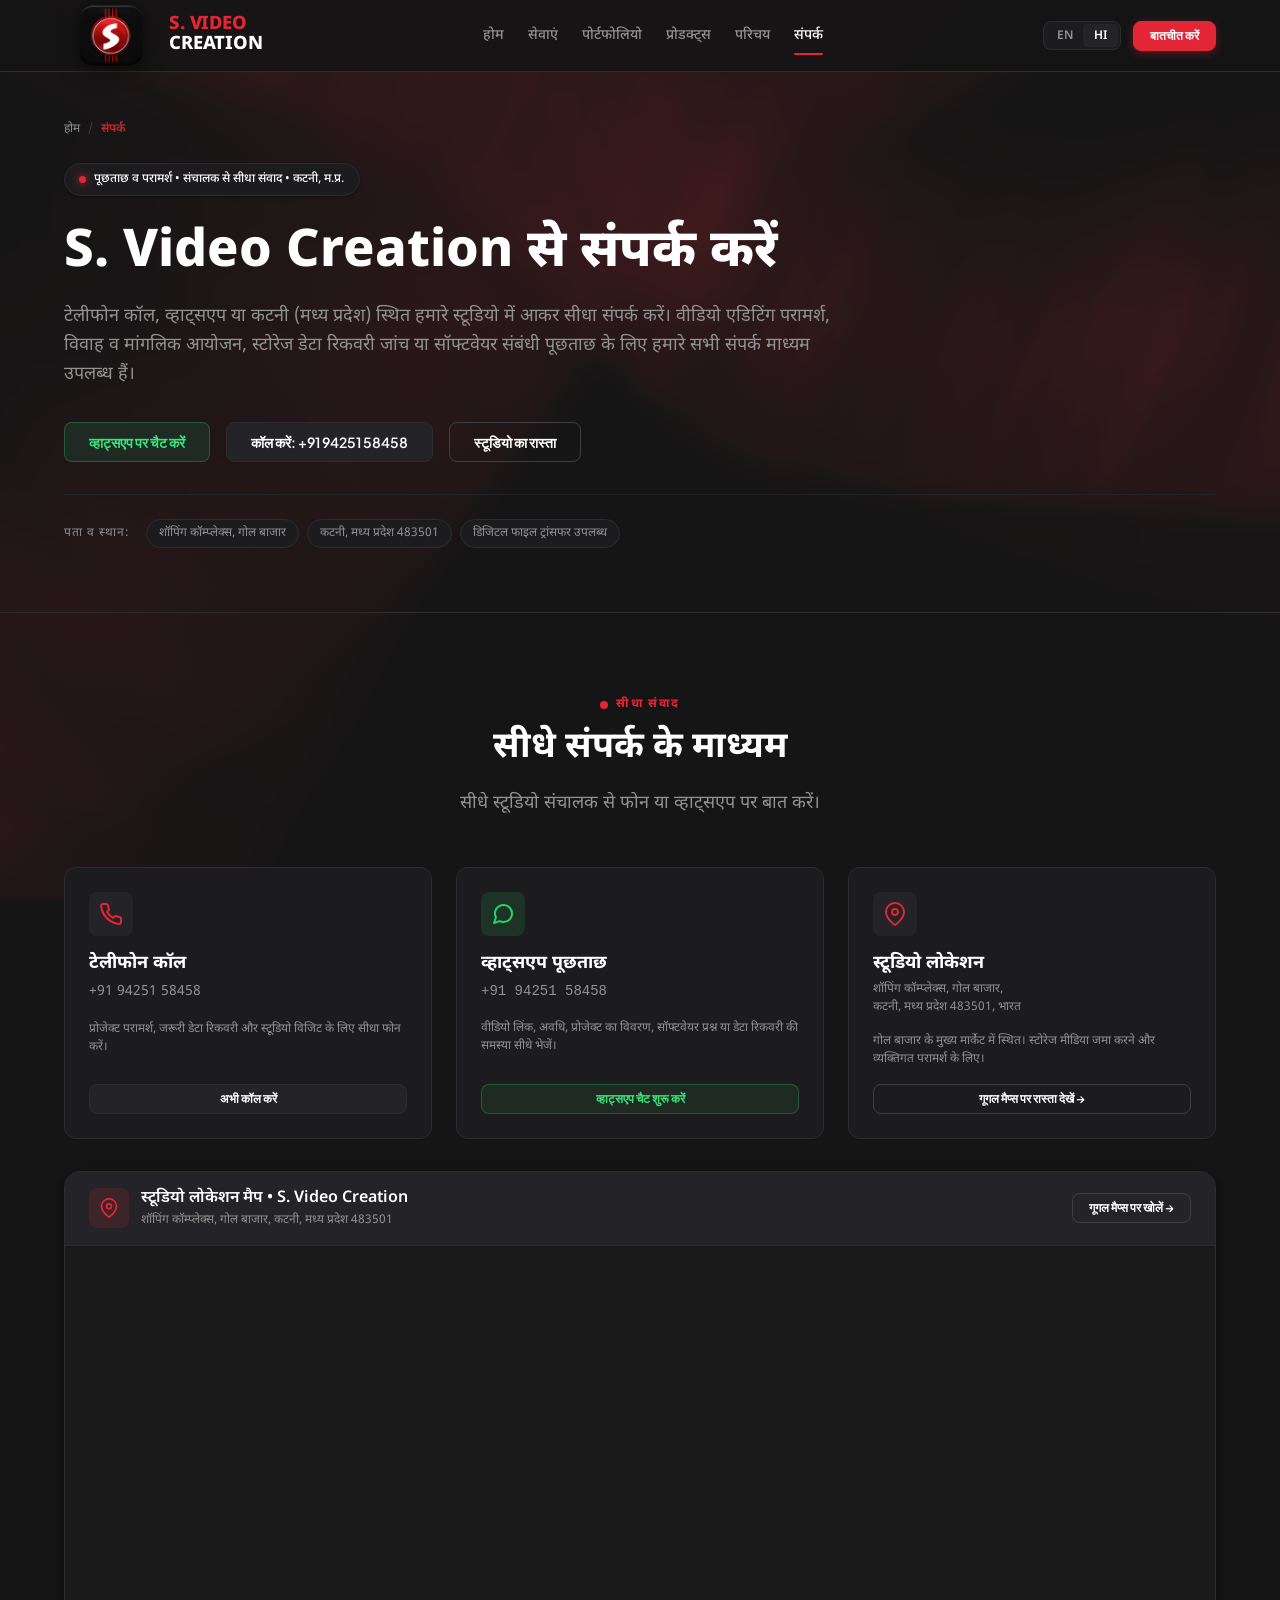
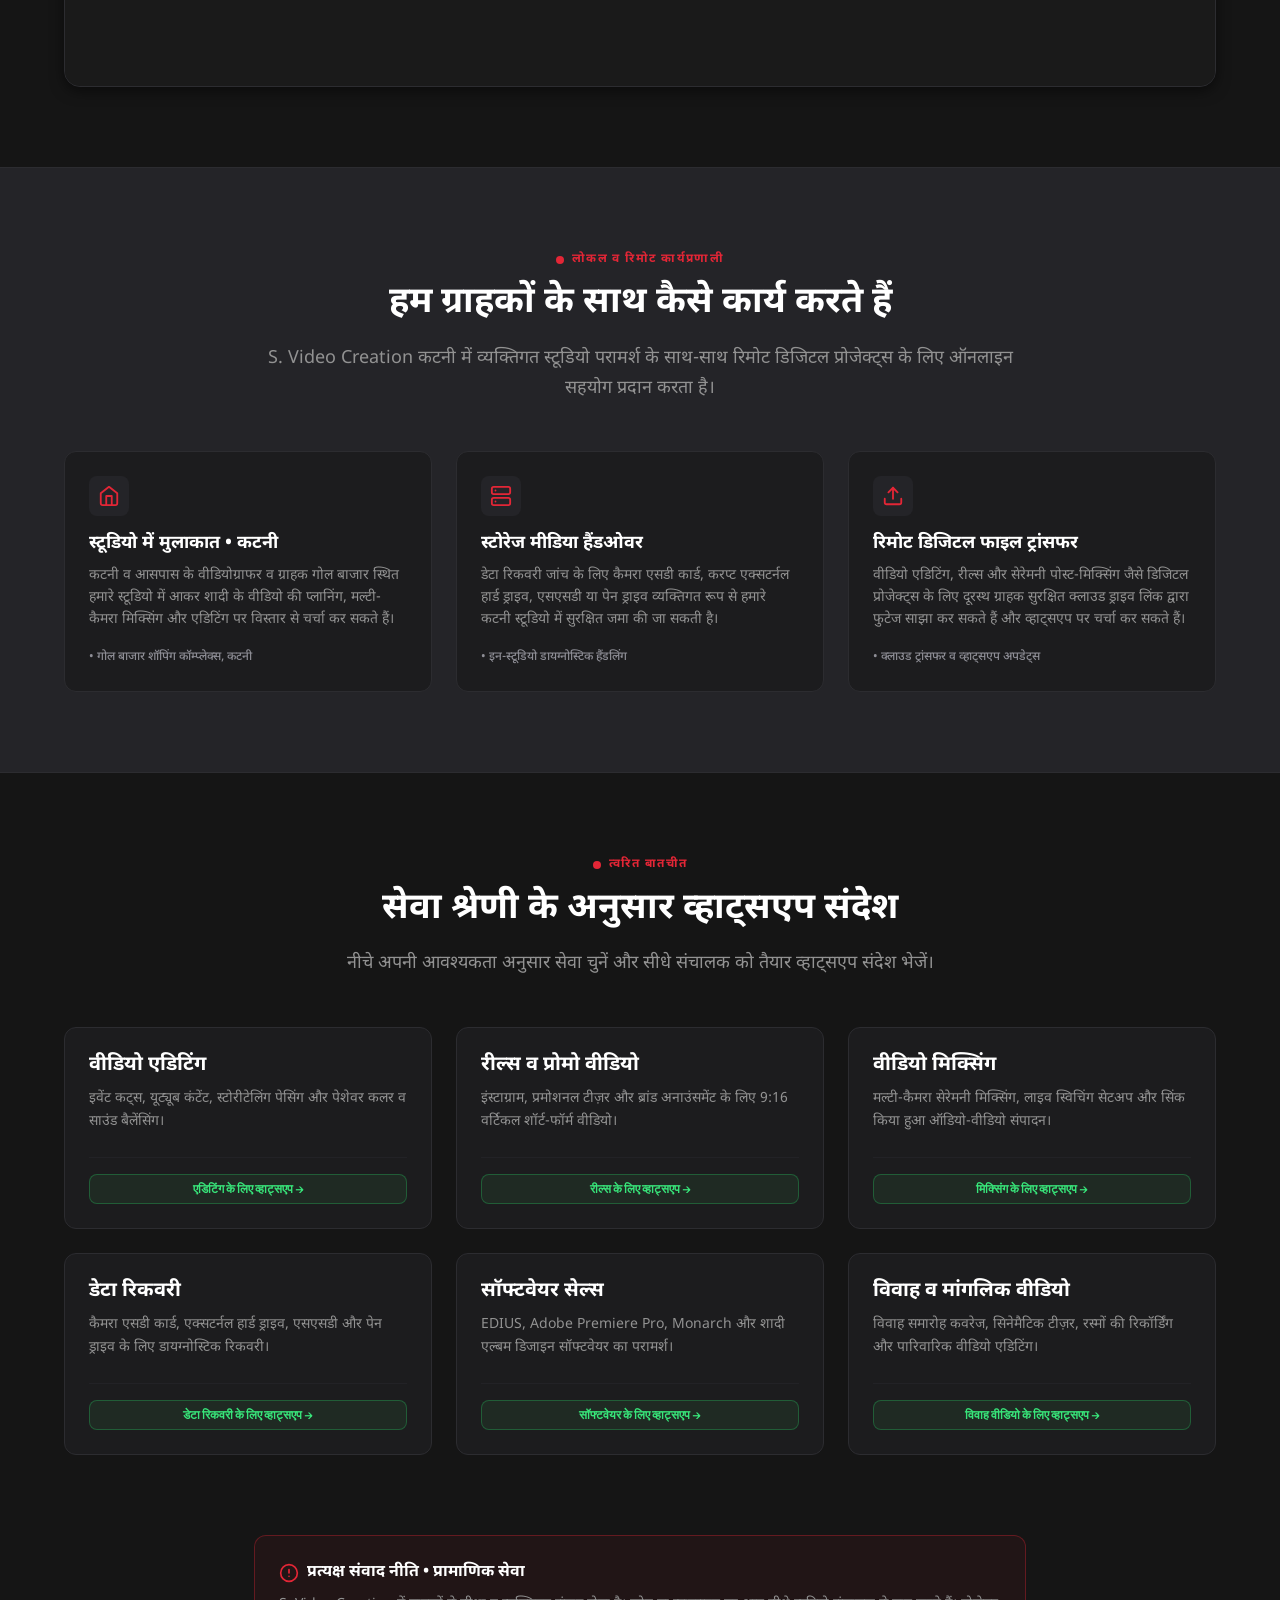
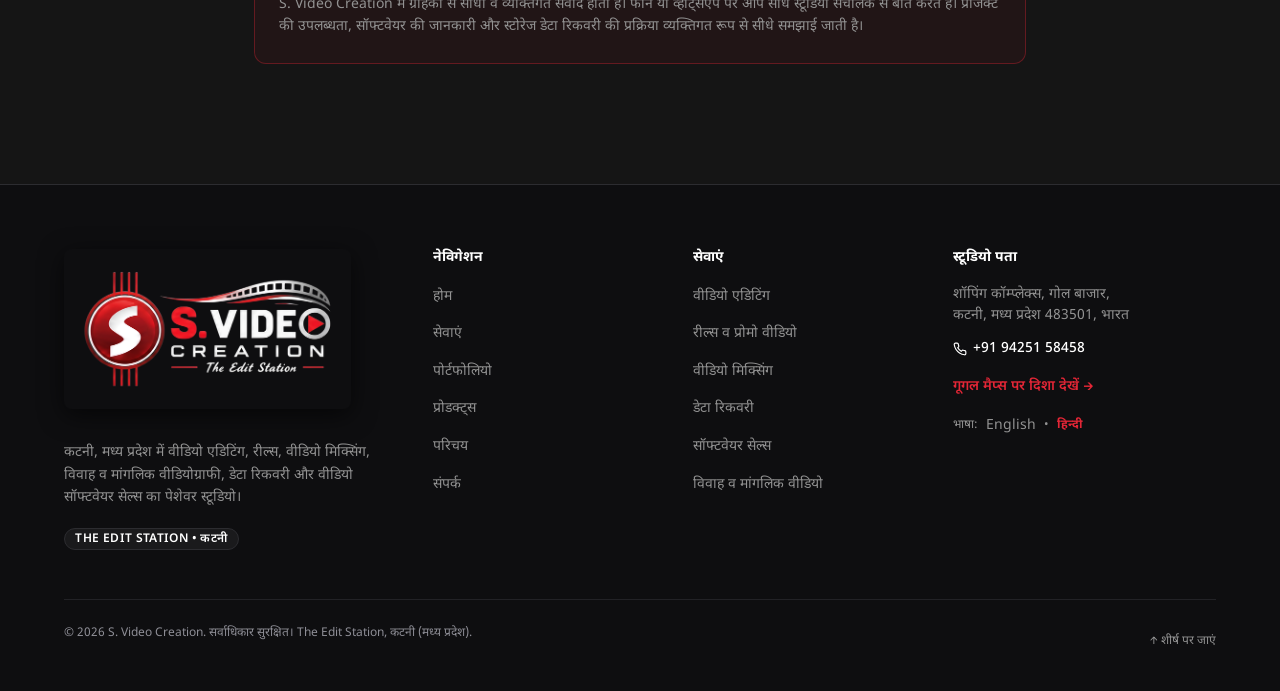
<file: hi/contact/index.html>
<!DOCTYPE html>
<html lang="hi">

<head>
  <meta charset="UTF-8">
  <meta name="viewport" content="width=device-width, initial-scale=1.0">

  <!-- SEO Meta Tags -->
  <title>संपर्क व स्टूडियो पता &bull; S. Video Creation कटनी, मध्य प्रदेश</title>
  <meta name="description"
    content="S. Video Creation (&ldquo;The Edit Station&rdquo;) कटनी, मध्य प्रदेश से संपर्क करें। सीधा फोन +91 94251 58458, व्हाट्सएप चैट और गोल बाजार, कटनी स्थित स्टूडियो का पता।">
  <meta name="author" content="S. Video Creation">
  <meta name="robots" content="index, follow">

  <!-- Open Graph / Social Sharing -->
  <meta property="og:type" content="website">
  <meta property="og:title" content="संपर्क व स्टूडियो पता &bull; S. Video Creation कटनी, मध्य प्रदेश">
  <meta property="og:description"
    content="कटनी, मध्य प्रदेश में S. Video Creation का सीधा फोन नंबर, व्हाट्सएप और स्टूडियो पता। संचालक से सीधा संपर्क करें।">
  <meta property="og:locale" content="hi_IN">

  <!-- Multilingual SEO & Alternate Links -->
  <link rel="alternate" hreflang="en-IN" href="https://svideocreation.netlify.app/contact/">
  <link rel="alternate" hreflang="hi-IN" href="https://svideocreation.netlify.app/hi/contact/">
  <link rel="alternate" hreflang="x-default" href="https://svideocreation.netlify.app/contact/">

  <!-- Google Fonts: Plus Jakarta Sans & Noto Sans Devanagari -->
  <link rel="preconnect" href="https://fonts.googleapis.com">
  <link rel="preconnect" href="https://fonts.gstatic.com" crossorigin>
  <link
    href="https://fonts.googleapis.com/css2?family=Noto+Sans+Devanagari:wght@400;500;600;700&family=Plus+Jakarta+Sans:wght@400;500;600;700;800&display=swap"
    rel="stylesheet">

  <!-- Stylesheet Hierarchy -->
  <link rel="stylesheet" href="../../css/tokens.css">
  <link rel="stylesheet" href="../../css/reset.css">
  <link rel="stylesheet" href="../../css/layout.css">
  <link rel="stylesheet" href="../../css/components.css">
  <link rel="stylesheet" href="../../css/pages.css">

  <!-- Deferred Interactive Script -->
  <script src="../../js/main.js" defer></script>
</head>

<body>
  <!-- Skip to Content Link for Accessibility -->
  <a href="#top" class="skip-to-content">मुख्य सामग्री पर जाएं</a>

  <!-- ======================================================================
       Site Header
       ====================================================================== -->
  <header class="site-header" id="siteHeader">
    <div class="container header-inner">

      <!-- Official Brand Logo & Text Lockup -->
      <a href="../" class="brand-logo-link" aria-label="S. Video Creation होमपेज">
        <img src="../../assets/images/brand/s-video-creation-icon.png" alt="S. Video Creation लोगो" class="brand-logo-img"
          width="808" height="616">
        <div class="brand-logo-content">
          <span class="brand-logo-text brand-logo-accent">S. VIDEO</span>
          <span class="brand-logo-text">CREATION</span>
        </div>
      </a>

      <!-- Desktop Primary Navigation -->
      <nav class="site-nav" aria-label="मुख्य नेविगेशन">
        <ul class="nav-list">
          <li><a href="../" class="nav-link">होम</a></li>
          <li><a href="../services/" class="nav-link">सेवाएं</a></li>
          <li><a href="../portfolio/" class="nav-link">पोर्टफोलियो</a></li>
          <li><a href="../products/" class="nav-link">प्रोडक्ट्स</a></li>
          <li><a href="../about/" class="nav-link">परिचय</a></li>
          <li><a href="./" class="nav-link active" aria-current="page">संपर्क</a></li>
        </ul>
      </nav>

      <!-- Header Action Items: Language Switcher & Contact CTA -->
      <div class="header-actions">
        <div class="lang-switcher" aria-label="भाषा चुनें">
          <a href="../../contact/" class="lang-btn" title="English Version">EN</a>
          <span class="lang-btn active" title="वर्तमान भाषा: हिन्दी" aria-current="true">HI</span>
        </div>

        <a href="https://wa.me/919425158458?text=नमस्ते%20S.%20Video%20Creation%2C%20मुझे%20सेवाओं%20के%20बारे%20में%20जानकारी%20चाहिए।"
          target="_blank" rel="noopener noreferrer" class="btn btn-primary btn-sm">बातचीत करें</a>

        <!-- Mobile Menu Toggle Button -->
        <button class="menu-toggle" id="menuToggle" aria-expanded="false" aria-controls="mobileNavDrawer"
          aria-label="मेनू खोलें">
          <span class="menu-toggle-bar"></span>
          <span class="menu-toggle-bar"></span>
          <span class="menu-toggle-bar"></span>
        </button>
      </div>

    </div>
  </header>

  <!-- Mobile Navigation Drawer -->
  <nav class="mobile-nav-drawer" id="mobileNavDrawer" aria-hidden="true" aria-label="मोबाइल नेविगेशन">
    <ul class="mobile-nav-list">
      <li><a href="../" class="mobile-nav-link">होम</a></li>
      <li><a href="../services/" class="mobile-nav-link">सेवाएं</a></li>
      <li><a href="../portfolio/" class="mobile-nav-link">पोर्टफोलियो</a></li>
      <li><a href="../products/" class="mobile-nav-link">प्रोडक्ट्स व सॉफ्टवेयर</a></li>
      <li><a href="../about/" class="mobile-nav-link">स्टूडियो परिचय</a></li>
      <li><a href="./" class="mobile-nav-link active" aria-current="page">संपर्क व पता</a></li>
    </ul>

    <div class="mobile-nav-footer">
      <div class="lang-switcher" style="align-self: flex-start;">
        <a href="../../contact/" class="lang-btn" style="text-decoration: none;">English</a>
        <span class="lang-btn active" aria-current="true">हिन्दी</span>
      </div>
      <a href="https://wa.me/919425158458?text=नमस्ते%20S.%20Video%20Creation%2C%20मुझे%20सेवाओं%20के%20बारे%20में%20जानकारी%20चाहिए।"
        target="_blank" rel="noopener noreferrer" class="btn btn-whatsapp">व्हाट्सएप पर संपर्क करें</a>
      <a href="tel:+919425158458" class="btn btn-secondary">कॉल करें: +91 94251 58458</a>
    </div>
  </nav>

  <!-- ======================================================================
       Main Content Landmark
       ====================================================================== -->
  <main id="top">

    <!-- Subpage Hero Section -->
    <section class="subpage-hero" aria-labelledby="contactHeroTitle">
      <div class="container">

        <!-- Breadcrumb Navigation -->
        <nav class="breadcrumbs" aria-label="ब्रेडक्रम्ब नेविगेशन">
          <ol class="breadcrumbs-list">
            <li class="breadcrumbs-item"><a href="../">होम</a></li>
            <li class="breadcrumbs-separator" aria-hidden="true">/</li>
            <li class="breadcrumbs-item" aria-current="page">संपर्क</li>
          </ol>
        </nav>

        <!-- Status & Hub Badge -->
        <div class="hero-badge-wrapper" style="text-align: left;">
          <span class="hero-location-badge">
            <span class="hero-location-dot"></span>
            पूछताछ व परामर्श &bull; संचालक से सीधा संवाद &bull; कटनी, म.प्र.
          </span>
        </div>

        <h1 id="contactHeroTitle" class="subpage-hero-title">
          S. Video Creation से संपर्क करें
        </h1>

        <p class="subpage-hero-lead">
          टेलीफोन कॉल, व्हाट्सएप या कटनी (मध्य प्रदेश) स्थित हमारे स्टूडियो में आकर सीधा संपर्क करें। वीडियो एडिटिंग परामर्श, विवाह व मांगलिक आयोजन, स्टोरेज डेटा रिकवरी जांच या सॉफ्टवेयर संबंधी पूछताछ के लिए हमारे सभी संपर्क माध्यम उपलब्ध हैं।
        </p>

        <div class="subpage-hero-actions">
          <a href="https://wa.me/919425158458?text=नमस्ते%20S.%20Video%20Creation%2C%20मुझे%20सेवाओं%20के%20बारे%20में%20जानकारी%20चाहिए।"
            target="_blank" rel="noopener noreferrer" class="btn btn-whatsapp">
            व्हाट्सएप पर चैट करें
          </a>
          <a href="tel:+919425158458" class="btn btn-secondary">
            कॉल करें: +91 94251 58458
          </a>
          <a href="#studio-location" class="btn btn-outline">
            स्टूडियो का रास्ता
          </a>
        </div>

        <!-- Location Pill Row -->
        <div class="subpage-badge-row">
          <span class="hero-pill-label">पता व स्थान:</span>
          <span class="hero-pill">शॉपिंग कॉम्प्लेक्स, गोल बाजार</span>
          <span class="hero-pill">कटनी, मध्य प्रदेश 483501</span>
          <span class="hero-pill">डिजिटल फाइल ट्रांसफर उपलब्ध</span>
        </div>

      </div>
    </section>

    <!-- Primary Contact Cards Section -->
    <section class="section" aria-labelledby="channelsTitle">
      <div class="container">

        <div class="section-header section-header--center">
          <span class="section-eyebrow">सीधा संवाद</span>
          <h2 id="channelsTitle" class="section-title">सीधे संपर्क के माध्यम</h2>
          <p class="section-description">
            सीधे स्टूडियो संचालक से फोन या व्हाट्सएप पर बात करें।
          </p>
        </div>

        <div class="contact-grid">

          <!-- Direct Telephone Call -->
          <div class="contact-card">
            <div class="contact-card-icon" aria-hidden="true">
              <svg width="24" height="24" viewBox="0 0 24 24" fill="none" stroke="currentColor" stroke-width="2"
                stroke-linecap="round" stroke-linejoin="round">
                <path
                  d="M22 16.92v3a2 2 0 0 1-2.18 2 19.79 19.79 0 0 1-8.63-3.07 19.5 19.5 0 0 1-6-6 19.79 19.79 0 0 1-3.07-8.67A2 2 0 0 1 4.11 2h3a2 2 0 0 1 2 1.72 12.84 12.84 0 0 0 .7 2.81 2 2 0 0 1-.45 2.11L8.09 9.91a16 16 0 0 0 6 6l1.27-1.27a2 2 0 0 1 2.11-.45 12.84 12.84 0 0 0 2.81.7A2 2 0 0 1 22 16.92z">
                </path>
              </svg>
            </div>
            <div>
              <h3 class="contact-card-title">टेलीफोन कॉल</h3>
              <p class="contact-card-val">
                <a href="tel:+919425158458" style="color: inherit; text-decoration: none;">+91 94251 58458</a>
              </p>
              <p style="font-size: var(--text-xs); color: var(--color-text-secondary); margin-top: var(--space-2); line-height: 1.5;">
                प्रोजेक्ट परामर्श, जरूरी डेटा रिकवरी और स्टूडियो विजिट के लिए सीधा फोन करें।
              </p>
            </div>
            <a href="tel:+919425158458" class="btn btn-secondary btn-sm" style="margin-top: auto;">
              अभी कॉल करें
            </a>
          </div>

          <!-- WhatsApp Direct -->
          <div class="contact-card contact-card--whatsapp">
            <div class="contact-card-icon" aria-hidden="true">
              <svg width="24" height="24" viewBox="0 0 24 24" fill="none" stroke="currentColor" stroke-width="2"
                stroke-linecap="round" stroke-linejoin="round">
                <path
                  d="M21 11.5a8.38 8.38 0 0 1-.9 3.8 8.5 8.5 0 0 1-7.6 4.7 8.38 8.38 0 0 1-3.8-.9L3 21l1.9-5.7a8.38 8.38 0 0 1-.9-3.8 8.5 8.5 0 0 1 4.7-7.6 8.38 8.38 0 0 1 3.8-.9h.5a8.48 8.48 0 0 1 8 8v.5z">
                </path>
              </svg>
            </div>
            <div>
              <h3 class="contact-card-title">व्हाट्सएप पूछताछ</h3>
              <p class="contact-card-val">+91 94251 58458</p>
              <p style="font-size: var(--text-xs); color: var(--color-text-secondary); margin-top: var(--space-2); line-height: 1.5;">
                वीडियो लिंक, अवधि, प्रोजेक्ट का विवरण, सॉफ्टवेयर प्रश्न या डेटा रिकवरी की समस्या सीधे भेजें।
              </p>
            </div>
            <a href="https://wa.me/919425158458?text=नमस्ते%20S.%20Video%20Creation%2C%20मुझे%20सेवाओं%20के%20बारे%20में%20जानकारी%20चाहिए।"
              target="_blank" rel="noopener noreferrer" class="btn btn-whatsapp btn-sm" style="margin-top: auto;">
              व्हाट्सएप चैट शुरू करें
            </a>
          </div>

          <!-- Studio Location -->
          <div class="contact-card" id="studio-location">
            <div class="contact-card-icon" aria-hidden="true">
              <svg width="24" height="24" viewBox="0 0 24 24" fill="none" stroke="currentColor" stroke-width="2"
                stroke-linecap="round" stroke-linejoin="round">
                <path d="M21 10c0 7-9 13-9 13s-9-6-9-13a9 9 0 0 1 18 0z"></path>
                <circle cx="12" cy="10" r="3"></circle>
              </svg>
            </div>
            <div>
              <h3 class="contact-card-title">स्टूडियो लोकेशन</h3>
              <p class="contact-card-val" style="font-family: inherit; font-size: var(--text-xs); line-height: 1.5;">
                शॉपिंग कॉम्प्लेक्स, गोल बाजार,<br>कटनी, मध्य प्रदेश 483501, भारत
              </p>
              <p style="font-size: var(--text-xs); color: var(--color-text-secondary); margin-top: var(--space-2); line-height: 1.5;">
                गोल बाजार के मुख्य मार्केट में स्थित। स्टोरेज मीडिया जमा करने और व्यक्तिगत परामर्श के लिए।
              </p>
            </div>
            <a href="https://www.google.com/maps/dir//S.+Video+Creation,+Shopping+Complex,+Gole+Bazar,+Katni,+Madhya+Pradesh+483501/@23.8358531,80.3942008,17z/data=!4m17!1m7!3m6!1s0x398161da4b9945b7:0x40d4fdf375a88126!2sS.+Video+Creation!8m2!3d23.8358482!4d80.3967757!16s%2Fg%2F11g81qvw8_!4m8!1m0!1m5!1m1!1s0x398161da4b9945b7:0x40d4fdf375a88126!2m2!1d80.3967757!2d23.8358482!3e2?hl=en-IN&amp;entry=ttu&amp;g_ep=EgoyMDI2MTAyMC4wIKXMDSoASAFQAw%3D%3D"
              target="_blank" rel="noopener noreferrer" class="btn btn-outline btn-sm" style="margin-top: auto;">
              गूगल मैप्स पर रास्ता देखें &rarr;
            </a>
          </div>

        </div>

        <!-- Interactive Studio Map Embed -->
        <div class="studio-map-card" id="studio-map">
          <div class="studio-map-header">
            <div class="studio-map-header-left">
              <div class="studio-map-pin-icon" aria-hidden="true">
                <svg width="20" height="20" viewBox="0 0 24 24" fill="none" stroke="currentColor" stroke-width="2" stroke-linecap="round" stroke-linejoin="round">
                  <path d="M21 10c0 7-9 13-9 13s-9-6-9-13a9 9 0 0 1 18 0z"></path>
                  <circle cx="12" cy="10" r="3"></circle>
                </svg>
              </div>
              <div>
                <h3 class="studio-map-title">स्टूडियो लोकेशन मैप &bull; S. Video Creation</h3>
                <p class="studio-map-subtitle">शॉपिंग कॉम्प्लेक्स, गोल बाजार, कटनी, मध्य प्रदेश 483501</p>
              </div>
            </div>
            <a href="https://www.google.com/maps/dir//S.+Video+Creation,+Shopping+Complex,+Gole+Bazar,+Katni,+Madhya+Pradesh+483501/@23.8358531,80.3942008,17z/data=!4m17!1m7!3m6!1s0x398161da4b9945b7:0x40d4fdf375a88126!2sS.+Video+Creation!8m2!3d23.8358482!4d80.3967757!16s%2Fg%2F11g81qvw8_!4m8!1m0!1m5!1m1!1s0x398161da4b9945b7:0x40d4fdf375a88126!2m2!1d80.3967757!2d23.8358482!3e2?hl=en-IN&amp;entry=ttu&amp;g_ep=EgoyMDI2MTAyMC4wIKXMDSoASAFQAw%3D%3D"
              target="_blank" rel="noopener noreferrer" class="btn btn-outline btn-sm">
              गूगल मैप्स पर खोलें &rarr;
            </a>
          </div>
          <div class="studio-map-frame-wrapper">
            <iframe
              title="एस. वीडियो क्रिएशन कटनी गूगल मैप्स लोकेशन"
              src="https://www.google.com/maps/embed?pb=!1m18!1m12!1m3!1d3655.487823521303!2d80.39420077598375!3d23.835848178611176!2m3!1f0!2f0!3f0!3m2!1i1024!2i768!4f13.1!3m3!1m2!1s0x398161da4b9945b7%3A0x40d4fdf375a88126!2sS.%20Video%20Creation!5e0!3m2!1shi!2sin!4v1700000000000!5m2!1shi!2sin"
              class="studio-map-frame"
              allowfullscreen=""
              loading="lazy"
              referrerpolicy="no-referrer-when-downgrade">
            </iframe>
          </div>
        </div>

      </div>
    </section>

    <!-- Studio Visiting & Geographic Scope Section -->
    <section class="section" style="background-color: var(--color-bg-surface-elevated); border-top: 1px solid var(--color-border); border-bottom: 1px solid var(--color-border);" aria-labelledby="scopeVisitingTitle">
      <div class="container">

        <div class="section-header section-header--center">
          <span class="section-eyebrow">लोकल व रिमोट कार्यप्रणाली</span>
          <h2 id="scopeVisitingTitle" class="section-title">हम ग्राहकों के साथ कैसे कार्य करते हैं</h2>
          <p class="section-description">
            S. Video Creation कटनी में व्यक्तिगत स्टूडियो परामर्श के साथ-साथ रिमोट डिजिटल प्रोजेक्ट्स के लिए ऑनलाइन सहयोग प्रदान करता है।
          </p>
        </div>

        <div class="use-cases-grid">

          <!-- Local In-Studio Consultations -->
          <div class="use-case-card">
            <div class="use-case-card-icon" aria-hidden="true">
              <svg width="22" height="22" viewBox="0 0 24 24" fill="none" stroke="currentColor" stroke-width="2" stroke-linecap="round" stroke-linejoin="round">
                <path d="M3 9l9-7 9 7v11a2 2 0 0 1-2 2H5a2 2 0 0 1-2-2z"></path>
                <polyline points="9 22 9 12 15 12 15 22"></polyline>
              </svg>
            </div>
            <h3 class="use-case-card-title">स्टूडियो में मुलाकात &bull; कटनी</h3>
            <p class="use-case-card-desc">
              कटनी व आसपास के वीडियोग्राफर व ग्राहक गोल बाजार स्थित हमारे स्टूडियो में आकर शादी के वीडियो की प्लानिंग, मल्टी-कैमरा मिक्सिंग और एडिटिंग पर विस्तार से चर्चा कर सकते हैं।
            </p>
            <div class="use-case-card-tag">
              &bull; गोल बाजार शॉपिंग कॉम्प्लेक्स, कटनी
            </div>
          </div>

          <!-- Physical Media Drop-off -->
          <div class="use-case-card">
            <div class="use-case-card-icon" aria-hidden="true">
              <svg width="22" height="22" viewBox="0 0 24 24" fill="none" stroke="currentColor" stroke-width="2" stroke-linecap="round" stroke-linejoin="round">
                <rect x="2" y="2" width="20" height="8" rx="2" ry="2"></rect>
                <rect x="2" y="14" width="20" height="8" rx="2" ry="2"></rect>
                <line x1="6" y1="6" x2="6.01" y2="6"></line>
                <line x1="6" y1="18" x2="6.01" y2="18"></line>
              </svg>
            </div>
            <h3 class="use-case-card-title">स्टोरेज मीडिया हैंडओवर</h3>
            <p class="use-case-card-desc">
              डेटा रिकवरी जांच के लिए कैमरा एसडी कार्ड, करप्ट एक्सटर्नल हार्ड ड्राइव, एसएसडी या पेन ड्राइव व्यक्तिगत रूप से हमारे कटनी स्टूडियो में सुरक्षित जमा की जा सकती है।
            </p>
            <div class="use-case-card-tag">
              &bull; इन-स्टूडियो डायग्नोस्टिक हैंडलिंग
            </div>
          </div>

          <!-- Remote Digital Workflow -->
          <div class="use-case-card">
            <div class="use-case-card-icon" aria-hidden="true">
              <svg width="22" height="22" viewBox="0 0 24 24" fill="none" stroke="currentColor" stroke-width="2" stroke-linecap="round" stroke-linejoin="round">
                <path d="M21 15v4a2 2 0 0 1-2 2H5a2 2 0 0 1-2-2v-4"></path>
                <polyline points="17 8 12 3 7 8"></polyline>
                <line x1="12" y1="3" x2="12" y2="15"></line>
              </svg>
            </div>
            <h3 class="use-case-card-title">रिमोट डिजिटल फाइल ट्रांसफर</h3>
            <p class="use-case-card-desc">
              वीडियो एडिटिंग, रील्स और सेरेमनी पोस्ट-मिक्सिंग जैसे डिजिटल प्रोजेक्ट्स के लिए दूरस्थ ग्राहक सुरक्षित क्लाउड ड्राइव लिंक द्वारा फुटेज साझा कर सकते हैं और व्हाट्सएप पर चर्चा कर सकते हैं।
            </p>
            <div class="use-case-card-tag">
              &bull; क्लाउड ट्रांसफर व व्हाट्सएप अपडेट्स
            </div>
          </div>

        </div>

      </div>
    </section>

    <!-- Fast 1-Click WhatsApp Enquiries by Service -->
    <section class="section" aria-labelledby="quickEnquiryTitle">
      <div class="container">

        <div class="section-header section-header--center">
          <span class="section-eyebrow">त्वरित बातचीत</span>
          <h2 id="quickEnquiryTitle" class="section-title">सेवा श्रेणी के अनुसार व्हाट्सएप संदेश</h2>
          <p class="section-description">
            नीचे अपनी आवश्यकता अनुसार सेवा चुनें और सीधे संचालक को तैयार व्हाट्सएप संदेश भेजें।
          </p>
        </div>

        <div class="services-grid">

          <!-- 1. Video Editing -->
          <div class="card service-card">
            <div class="service-card-top">
              <h3 class="service-card-title">वीडियो एडिटिंग</h3>
              <p class="service-card-desc">
                इवेंट कट्स, यूट्यूब कंटेंट, स्टोरीटेलिंग पेसिंग और पेशेवर कलर व साउंड बैलेंसिंग।
              </p>
            </div>
            <div class="service-card-footer">
              <a href="https://wa.me/919425158458?text=नमस्ते%20S.%20Video%20Creation%2C%20मुझे%20वीडियो%20एडिटिंग%20सेवाओं%20के%20बारे%20में%20पूछताछ%20करनी%20है।"
                target="_blank" rel="noopener noreferrer" class="btn btn-whatsapp btn-sm" style="width: 100%;">
                एडिटिंग के लिए व्हाट्सएप &rarr;
              </a>
            </div>
          </div>

          <!-- 2. Reels & Promos -->
          <div class="card service-card">
            <div class="service-card-top">
              <h3 class="service-card-title">रील्स व प्रोमो वीडियो</h3>
              <p class="service-card-desc">
                इंस्टाग्राम, प्रमोशनल टीज़र और ब्रांड अनाउंसमेंट के लिए 9:16 वर्टिकल शॉर्ट-फॉर्म वीडियो।
              </p>
            </div>
            <div class="service-card-footer">
              <a href="https://wa.me/919425158458?text=नमस्ते%20S.%20Video%20Creation%2C%20मुझे%20रील्स%20और%20प्रोमोशनल%20वीडियो%20के%20बारे%20में%20पूछताछ%20करनी%20है।"
                target="_blank" rel="noopener noreferrer" class="btn btn-whatsapp btn-sm" style="width: 100%;">
                रील्स के लिए व्हाट्सएप &rarr;
              </a>
            </div>
          </div>

          <!-- 3. Video Mixing -->
          <div class="card service-card">
            <div class="service-card-top">
              <h3 class="service-card-title">वीडियो मिक्सिंग</h3>
              <p class="service-card-desc">
                मल्टी-कैमरा सेरेमनी मिक्सिंग, लाइव स्विचिंग सेटअप और सिंक किया हुआ ऑडियो-वीडियो संपादन।
              </p>
            </div>
            <div class="service-card-footer">
              <a href="https://wa.me/919425158458?text=नमस्ते%20S.%20Video%20Creation%2C%20मुझे%20वीडियो%20मिक्सिंग%20सेवाओं%20के%20बारे%20में%20पूछताछ%20करनी%20है।"
                target="_blank" rel="noopener noreferrer" class="btn btn-whatsapp btn-sm" style="width: 100%;">
                मिक्सिंग के लिए व्हाट्सएप &rarr;
              </a>
            </div>
          </div>

          <!-- 4. Data Recovery -->
          <div class="card service-card">
            <div class="service-card-top">
              <h3 class="service-card-title">डेटा रिकवरी</h3>
              <p class="service-card-desc">
                कैमरा एसडी कार्ड, एक्सटर्नल हार्ड ड्राइव, एसएसडी और पेन ड्राइव के लिए डायग्नोस्टिक रिकवरी।
              </p>
            </div>
            <div class="service-card-footer">
              <a href="https://wa.me/919425158458?text=नमस्ते%20S.%20Video%20Creation%2C%20मुझे%20स्टोरेज%20डेटा%20रिकवरी%20की%20जांच%20हेतु%20मदद%20चाहिए।"
                target="_blank" rel="noopener noreferrer" class="btn btn-whatsapp btn-sm" style="width: 100%;">
                डेटा रिकवरी के लिए व्हाट्सएप &rarr;
              </a>
            </div>
          </div>

          <!-- 5. Software Sales -->
          <div class="card service-card">
            <div class="service-card-top">
              <h3 class="service-card-title">सॉफ्टवेयर सेल्स</h3>
              <p class="service-card-desc">
                EDIUS, Adobe Premiere Pro, Monarch और शादी एल्बम डिजाइन सॉफ्टवेयर का परामर्श।
              </p>
            </div>
            <div class="service-card-footer">
              <a href="https://wa.me/919425158458?text=नमस्ते%20S.%20Video%20Creation%2C%20मुझे%20एडिटिंग%20सॉफ्टवेयर%20या%20वर्कस्टेशन%20के%20बारे%20में%20जानकारी%20चाहिए।"
                target="_blank" rel="noopener noreferrer" class="btn btn-whatsapp btn-sm" style="width: 100%;">
                सॉफ्टवेयर के लिए व्हाट्सएप &rarr;
              </a>
            </div>
          </div>

          <!-- 6. Wedding & Event Video -->
          <div class="card service-card">
            <div class="service-card-top">
              <h3 class="service-card-title">विवाह व मांगलिक वीडियो</h3>
              <p class="service-card-desc">
                विवाह समारोह कवरेज, सिनेमैटिक टीज़र, रस्मों की रिकॉर्डिंग और पारिवारिक वीडियो एडिटिंग।
              </p>
            </div>
            <div class="service-card-footer">
              <a href="https://wa.me/919425158458?text=नमस्ते%20S.%20Video%20Creation%2C%20मुझे%20विवाह%20व%20इवेंट%20वीडियोग्राफी%20के%20बारे%20में%20पूछताछ%20करनी%20है।"
                target="_blank" rel="noopener noreferrer" class="btn btn-whatsapp btn-sm" style="width: 100%;">
                विवाह वीडियो के लिए व्हाट्सएप &rarr;
              </a>
            </div>
          </div>

        </div>

      </div>
    </section>

    <!-- Studio Advisory / Integrity Notice -->
    <section class="section" style="padding-top: 0;">
      <div class="container" style="max-width: 820px;">
        <div class="advisory-box">
          <div class="advisory-box-title">
            <svg width="20" height="20" viewBox="0 0 24 24" fill="none" stroke="currentColor" stroke-width="2" stroke-linecap="round" stroke-linejoin="round" aria-hidden="true" style="color: var(--color-brand-red);">
              <circle cx="12" cy="12" r="10"></circle>
              <line x1="12" y1="8" x2="12" y2="12"></line>
              <line x1="12" y1="16" x2="12.01" y2="16"></line>
            </svg>
            प्रत्यक्ष संवाद नीति &bull; प्रामाणिक सेवा
          </div>
          <p class="advisory-box-desc">
            S. Video Creation में ग्राहकों से सीधा व व्यक्तिगत संवाद होता है। फोन या व्हाट्सएप पर आप सीधे स्टूडियो संचालक से बात करते हैं। प्रोजेक्ट की उपलब्धता, सॉफ्टवेयर की जानकारी और स्टोरेज डेटा रिकवरी की प्रक्रिया व्यक्तिगत रूप से सीधे समझाई जाती है।
          </p>
        </div>
      </div>
    </section>

  </main>

  <!-- ======================================================================
       Site Footer
       ====================================================================== -->
  <footer class="site-footer">
    <div class="container">

      <div class="footer-top">

        <!-- Brand & Studio Brief -->
        <div>
          <a href="../" class="brand-logo-link brand-logo-link--footer"
            aria-label="S. Video Creation - The Edit Station होम">
            <img src="../../assets/images/brand/s-video-creation-horizontal-opt.png" alt="S. Video Creation &mdash; The Edit Station"
              class="brand-logo-img brand-logo-img--footer" width="600" height="335" loading="lazy">
          </a>
          <p class="footer-meta-text">
            कटनी, मध्य प्रदेश में वीडियो एडिटिंग, रील्स, वीडियो मिक्सिंग, विवाह व मांगलिक वीडियोग्राफी, डेटा रिकवरी और वीडियो सॉफ्टवेयर सेल्स का पेशेवर स्टूडियो।
          </p>
          <span class="badge" style="background-color: rgba(255, 255, 255, 0.05); color: var(--color-brand-white); border: 1px solid var(--color-border);">The Edit Station &bull; कटनी</span>
        </div>

        <!-- Quick Links -->
        <div>
          <h3 class="footer-col-title">नेविगेशन</h3>
          <ul class="footer-links">
            <li><a href="../" class="footer-link">होम</a></li>
            <li><a href="../services/" class="footer-link">सेवाएं</a></li>
            <li><a href="../portfolio/" class="footer-link">पोर्टफोलियो</a></li>
            <li><a href="../products/" class="footer-link">प्रोडक्ट्स</a></li>
            <li><a href="../about/" class="footer-link">परिचय</a></li>
            <li><a href="./" class="footer-link">संपर्क</a></li>
          </ul>
        </div>

        <!-- Confirmed Services -->
        <div>
          <h3 class="footer-col-title">सेवाएं</h3>
          <ul class="footer-links">
            <li><a href="../services/video-editing/" class="footer-link">वीडियो एडिटिंग</a></li>
            <li><a href="../services/reels-promotional-videos/" class="footer-link">रील्स व प्रोमो वीडियो</a></li>
            <li><a href="../services/video-mixing/" class="footer-link">वीडियो मिक्सिंग</a></li>
            <li><a href="../services/data-recovery/" class="footer-link">डेटा रिकवरी</a></li>
            <li><a href="../services/software-sales/" class="footer-link">सॉफ्टवेयर सेल्स</a></li>
            <li><a href="../services/wedding-event-video/" class="footer-link">विवाह व मांगलिक वीडियो</a></li>
          </ul>
        </div>

        <!-- Regional & Contact Information -->
        <div>
          <h3 class="footer-col-title">स्टूडियो पता</h3>
          <p class="footer-meta-text" style="line-height: 1.5; margin-bottom: var(--space-3);">
            शॉपिंग कॉम्प्लेक्स, गोल बाजार,<br>
            कटनी, मध्य प्रदेश 483501, भारत
          </p>
          <p class="footer-meta-text" style="margin-bottom: var(--space-3);">
            <a href="tel:+919425158458" class="footer-link" style="display: inline-flex; align-items: center; gap: 6px; color: var(--color-brand-white); font-weight: var(--font-weight-medium);">
              <svg width="14" height="14" viewBox="0 0 24 24" fill="none" stroke="currentColor" stroke-width="2" stroke-linecap="round" stroke-linejoin="round" aria-hidden="true"><path d="M22 16.92v3a2 2 0 0 1-2.18 2 19.79 19.79 0 0 1-8.63-3.07 19.5 19.5 0 0 1-6-6 19.79 19.79 0 0 1-3.07-8.67A2 2 0 0 1 4.11 2h3a2 2 0 0 1 2 1.72 12.84 12.84 0 0 0 .7 2.81 2 2 0 0 1-.45 2.11L8.09 9.91a16 16 0 0 0 6 6l1.27-1.27a2 2 0 0 1 2.11-.45 12.84 12.84 0 0 0 2.81.7A2 2 0 0 1 22 16.92z"></path></svg>
              +91 94251 58458
            </a>
          </p>
          <p class="footer-meta-text" style="margin-bottom: var(--space-4);">
            <a href="https://www.google.com/maps/dir//S.+Video+Creation,+Shopping+Complex,+Gole+Bazar,+Katni,+Madhya+Pradesh+483501/@23.8358531,80.3942008,17z/data=!4m17!1m7!3m6!1s0x398161da4b9945b7:0x40d4fdf375a88126!2sS.+Video+Creation!8m2!3d23.8358482!4d80.3967757!16s%2Fg%2F11g81qvw8_!4m8!1m0!1m5!1m1!1s0x398161da4b9945b7:0x40d4fdf375a88126!2m2!1d80.3967757!2d23.8358482!3e2?hl=en-IN&amp;entry=ttu&amp;g_ep=EgoyMDI2MTAyMC4wIKXMDSoASAFQAw%3D%3D" target="_blank" rel="noopener noreferrer" class="footer-link" style="color: var(--color-brand-red); font-weight: var(--font-weight-semibold);">
              गूगल मैप्स पर दिशा देखें &rarr;
            </a>
          </p>
          <div class="footer-lang-status">
            <span>भाषा:</span>
            <a href="../../contact/" class="footer-link" style="color: var(--color-text-secondary);">English</a>
            <span>&bull;</span>
            <strong style="color: var(--color-brand-red);">हिन्दी</strong>
          </div>
        </div>

      </div>

      <!-- Footer Bottom -->
      <div class="footer-bottom">
        <p class="footer-copyright">
          &copy; 2026 S. Video Creation. सर्वाधिकार सुरक्षित। The Edit Station, कटनी (मध्य प्रदेश).
        </p>
        <div class="footer-lang-status">
          <a href="#top" class="footer-link" style="font-size: var(--text-xs);">&uarr; शीर्ष पर जाएं</a>
        </div>
      </div>

    </div>
  </footer>

</body>

</html>
</file>
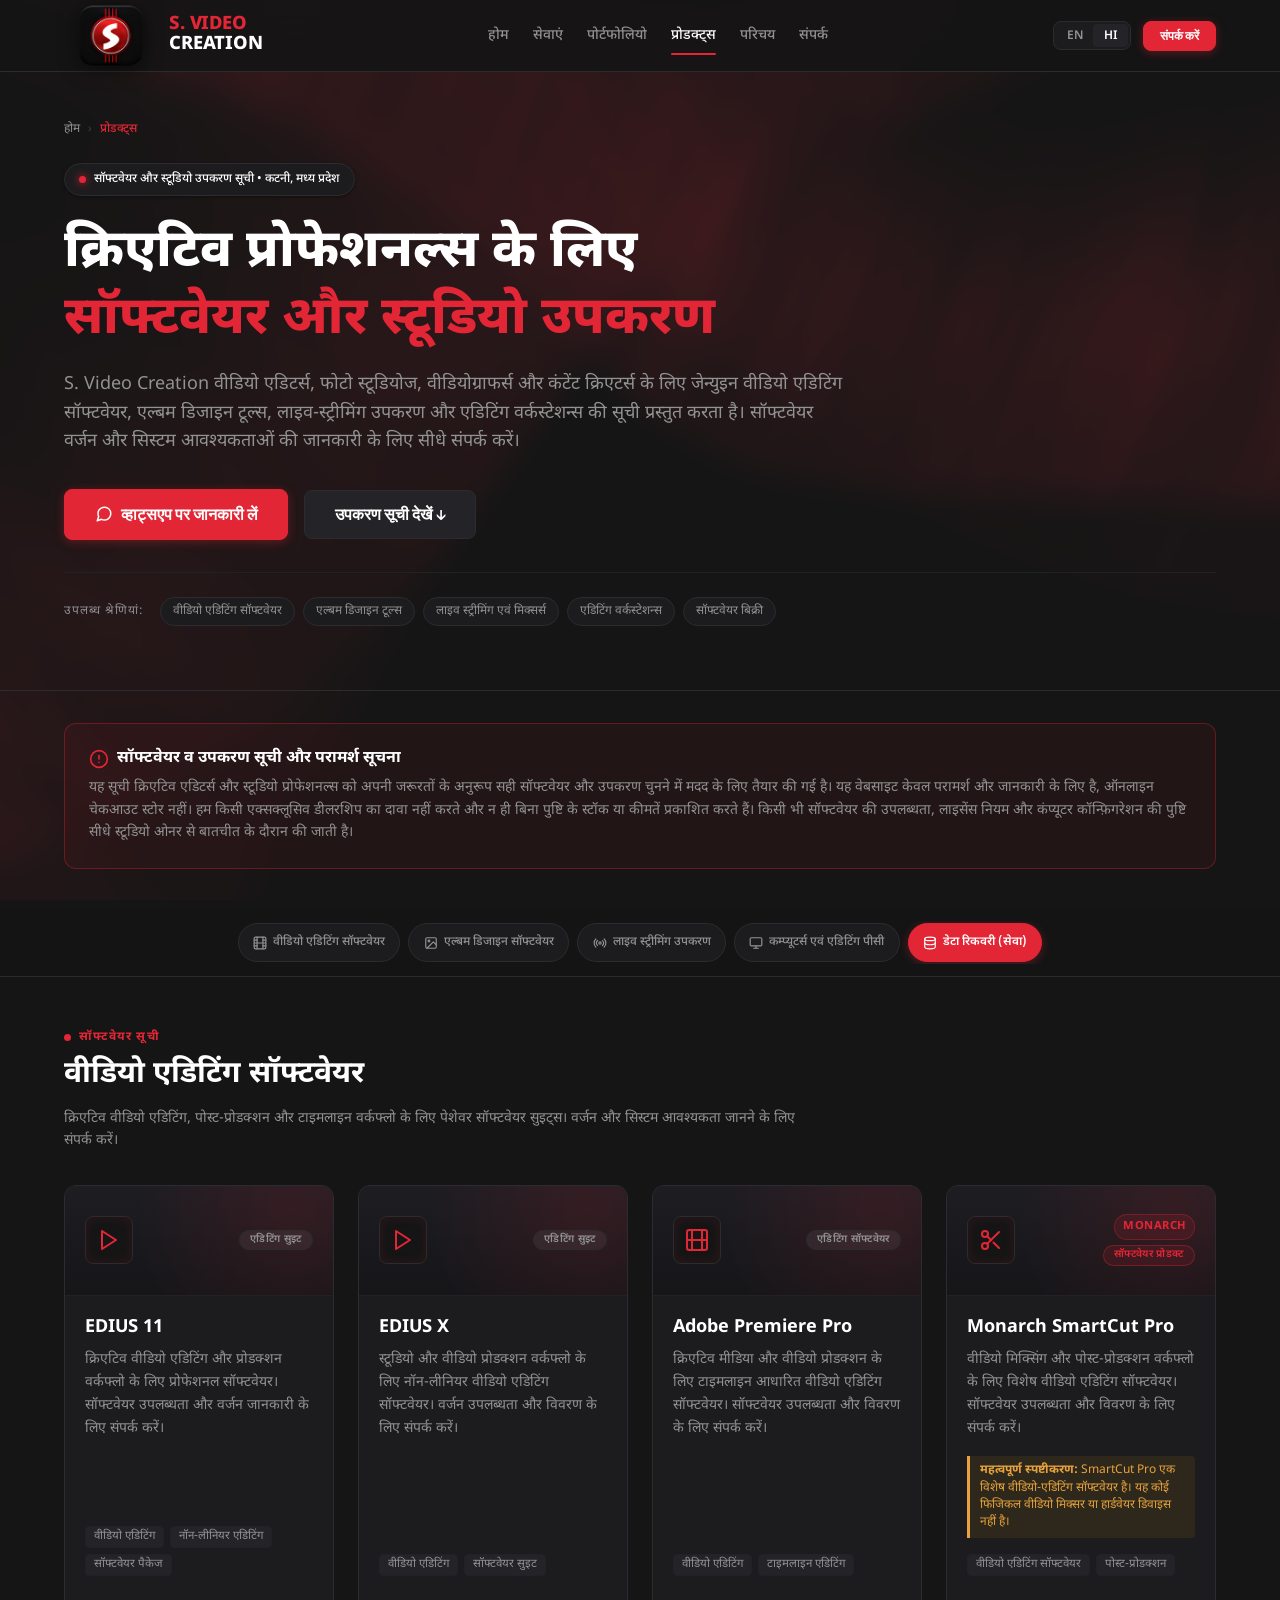
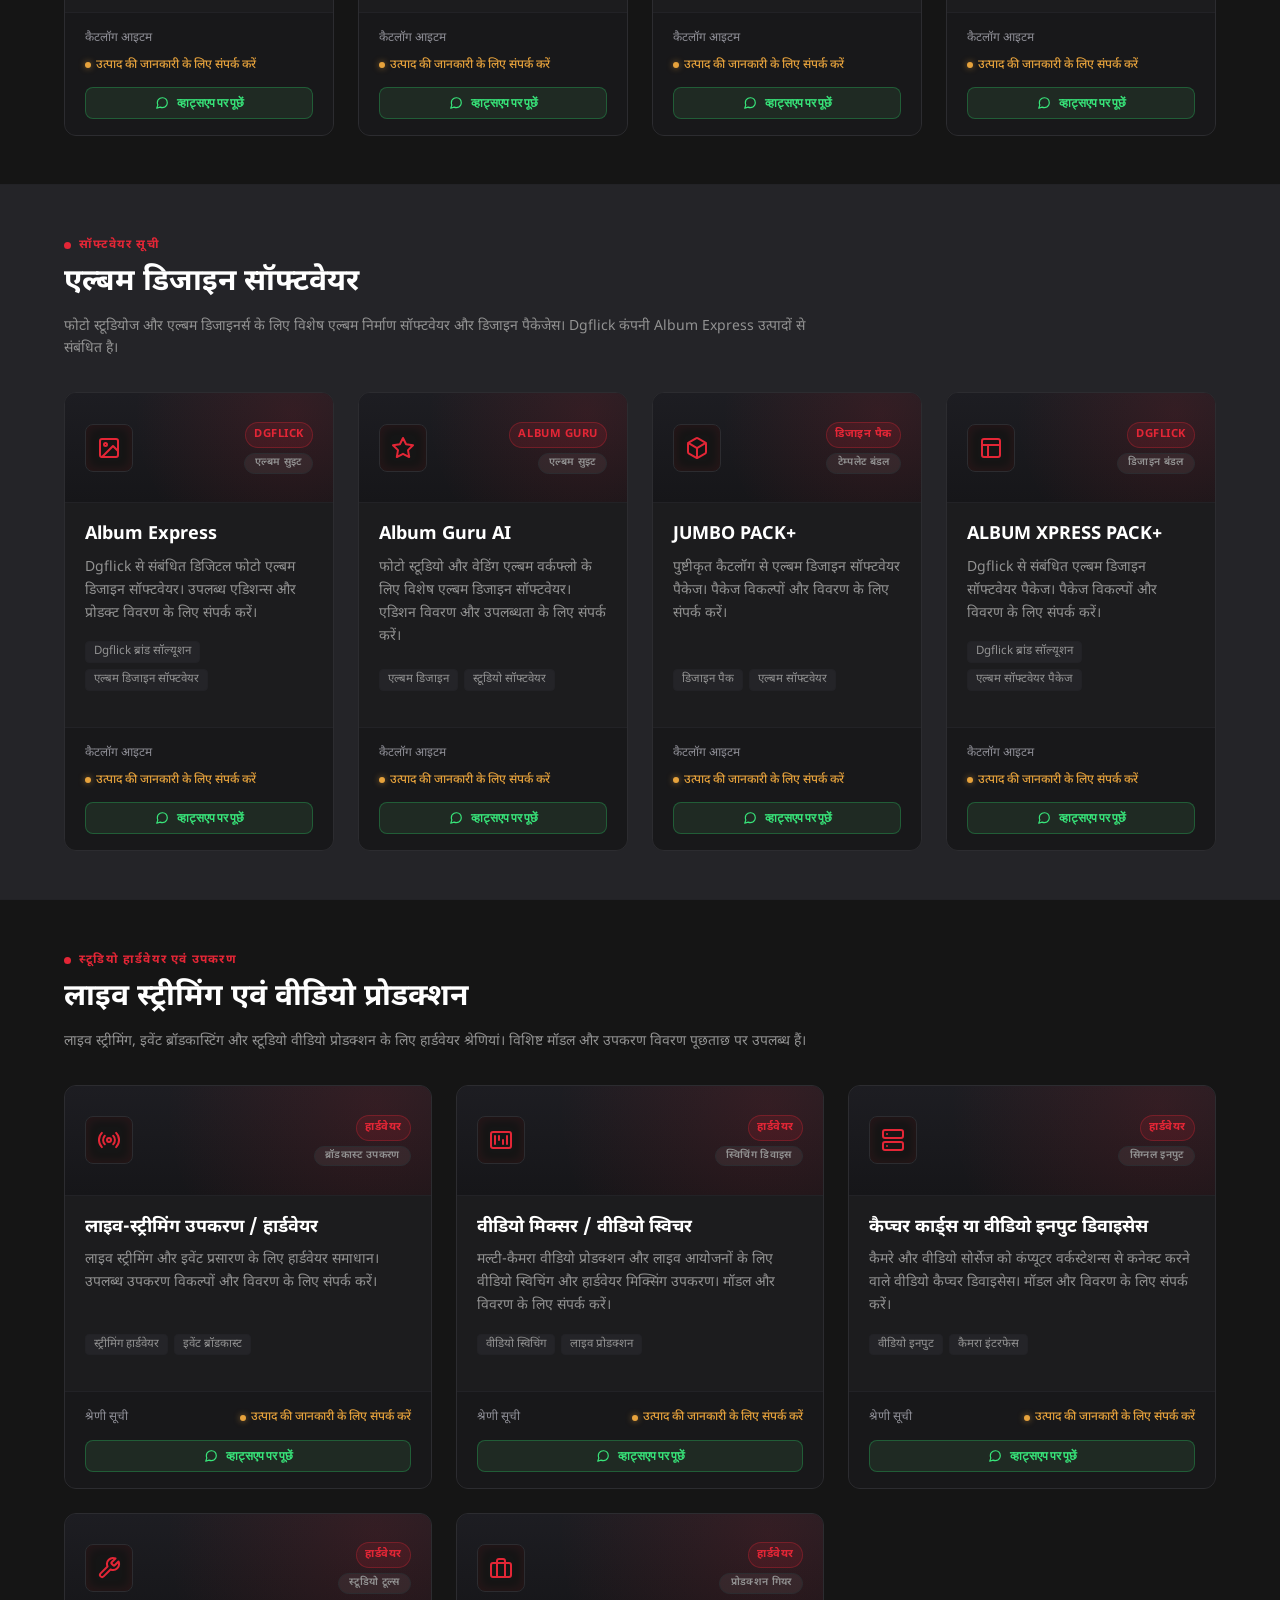
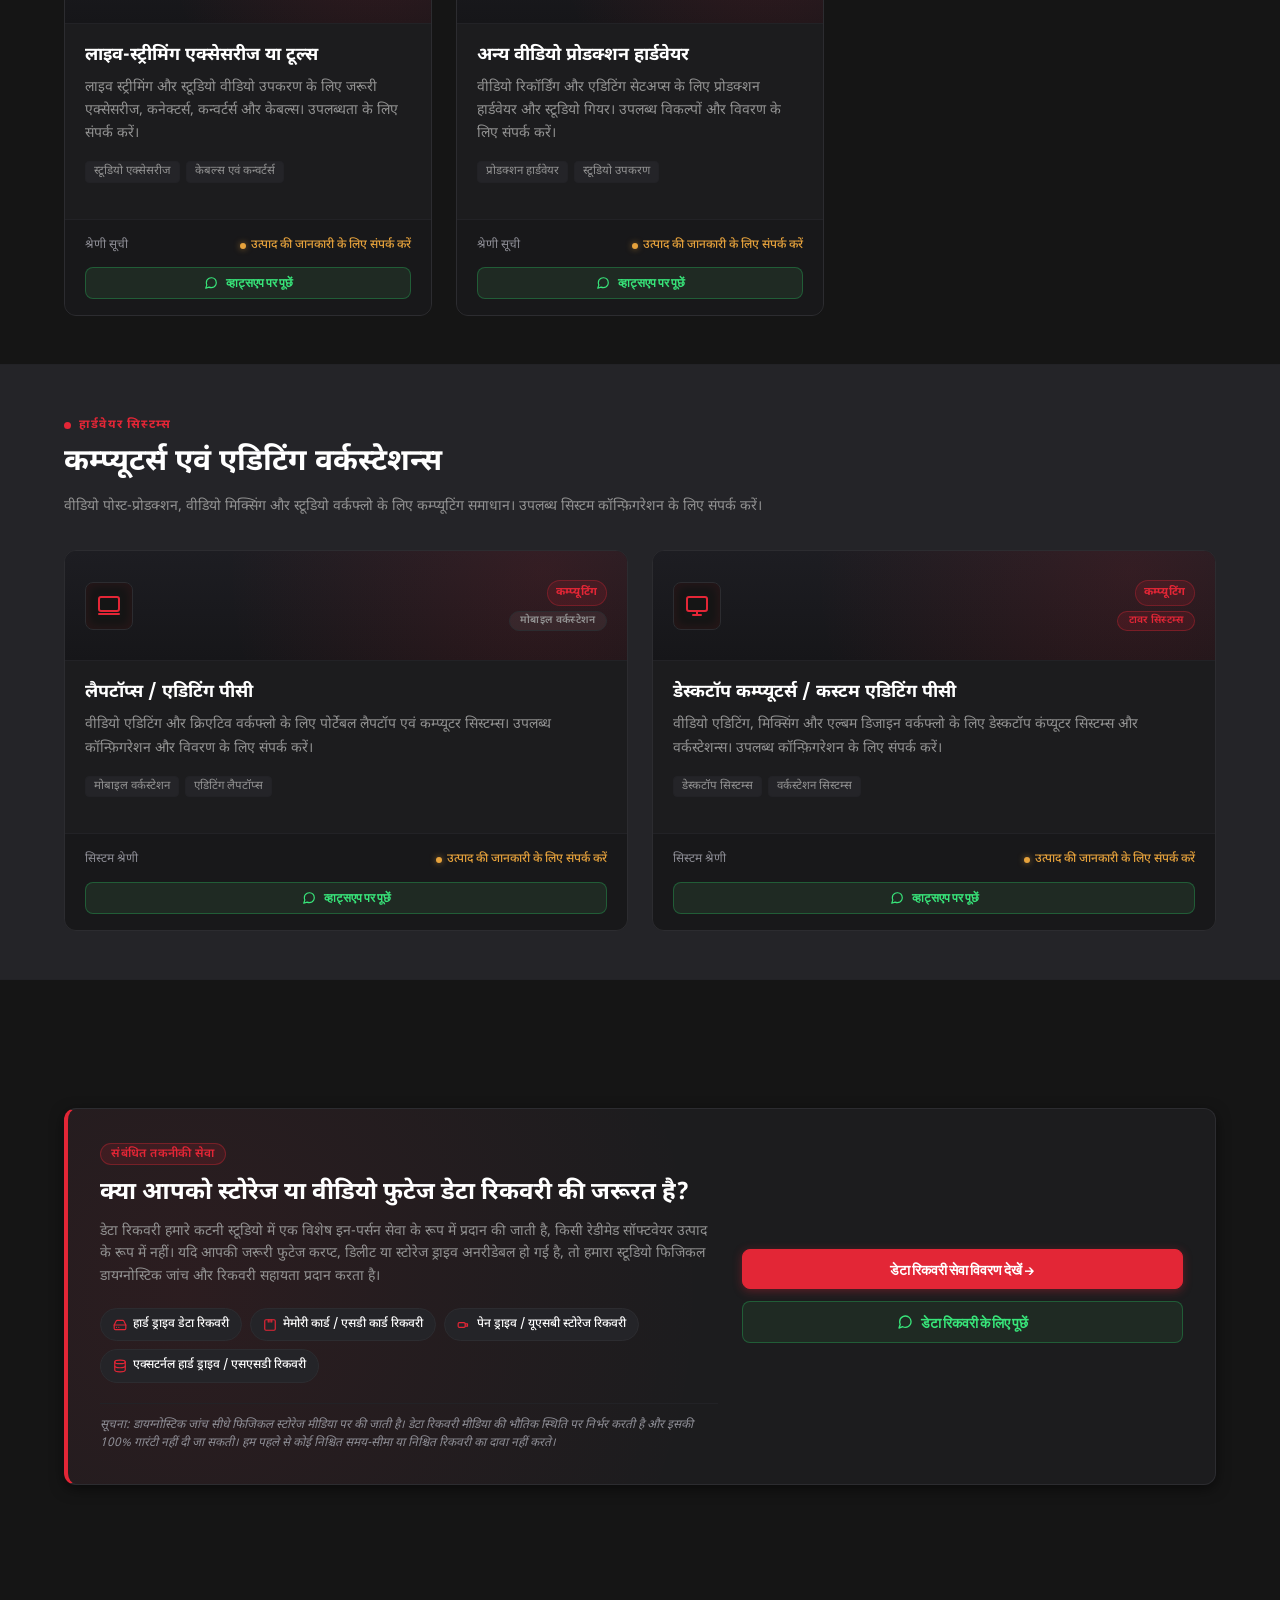
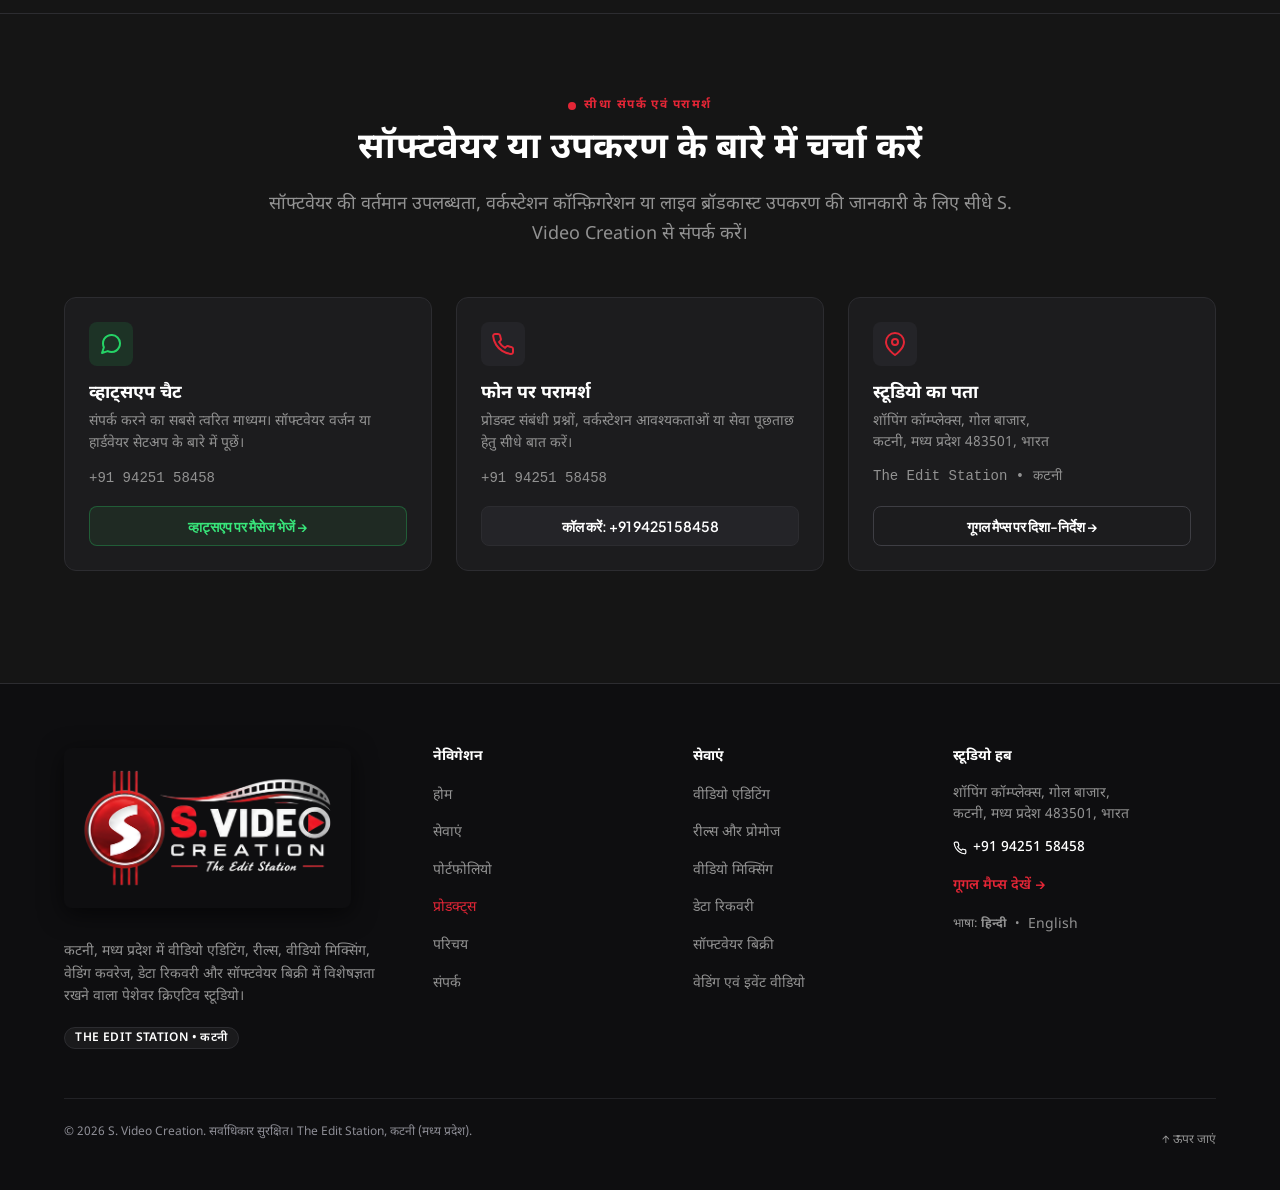
<file: hi/products/index.html>
<!DOCTYPE html>
<html lang="hi" dir="ltr">

<head>
  <meta charset="utf-8">
  <meta name="viewport" content="width=device-width, initial-scale=1.0">
  <title>सॉफ्टवेयर और स्टूडियो उपकरण सूची | S. Video Creation कटनी</title>
  <meta name="description"
    content="S. Video Creation कटनी में वीडियो एडिटिंग सॉफ्टवेयर, एल्बम डिजाइन टूल्स, लाइव-स्ट्रीमिंग उपकरण और एडिटिंग वर्कस्टेशन्स की प्रामाणिक सूची। वर्जन, उपलब्धता और परामर्श के लिए संपर्क करें।">
  <link rel="canonical" href="https://svideocreation.netlify.app/hi/products/">
  <link rel="alternate" hreflang="en-IN" href="https://svideocreation.netlify.app/products/">
  <link rel="alternate" hreflang="hi-IN" href="https://svideocreation.netlify.app/hi/products/">
  <link rel="alternate" hreflang="x-default" href="https://svideocreation.netlify.app/products/">

  <!-- Open Graph -->
  <meta property="og:title" content="सॉफ्टवेयर और स्टूडियो उपकरण सूची | S. Video Creation">
  <meta property="og:description"
    content="वीडियो एडिटर्स, फोटोग्राफर्स और स्टूडियोज के लिए प्रामाणिक वीडियो एडिटिंग सॉफ्टवेयर, एल्बम टूल्स और लाइव प्रोडक्शन उपकरण।">
  <meta property="og:type" content="website">
  <meta property="og:url" content="https://svideocreation.netlify.app/hi/products/">
  <meta property="og:image" content="https://svideocreation.netlify.app/assets/images/brand/s-video-creation-horizontal-opt.png">

  <!-- Favicon -->
  <link rel="icon" type="image/png" href="../../assets/images/brand/s-video-creation-icon.png">

  <!-- Google Fonts: Plus Jakarta Sans & Noto Sans Devanagari -->
  <link rel="preconnect" href="https://fonts.googleapis.com">
  <link rel="preconnect" href="https://fonts.gstatic.com" crossorigin>
  <link
    href="https://fonts.googleapis.com/css2?family=Noto+Sans+Devanagari:wght@400;500;600;700&family=Plus+Jakarta+Sans:wght@400;500;600;700;800&display=swap"
    rel="stylesheet">

  <!-- Stylesheet Hierarchy -->
  <link rel="stylesheet" href="../../css/tokens.css">
  <link rel="stylesheet" href="../../css/reset.css">
  <link rel="stylesheet" href="../../css/layout.css">
  <link rel="stylesheet" href="../../css/components.css">
  <link rel="stylesheet" href="../../css/pages.css">

  <!-- Deferred Interactive Script -->
  <script src="../../js/main.js" defer></script>
</head>

<body>

  <!-- Accessible Skip to Content Link -->
  <a href="#top" class="skip-to-content">मुख्य सामग्री पर जाएं</a>

  <!-- ======================================================================
       Site Header
       ====================================================================== -->
  <header class="site-header" id="siteHeader">
    <div class="container header-inner">

      <!-- Official Brand Logo & Text Lockup -->
      <a href="../" class="brand-logo-link" aria-label="S. Video Creation होम">
        <img src="../../assets/images/brand/s-video-creation-icon.png" alt="S. Video Creation Icon" class="brand-logo-img"
          width="808" height="616">
        <div class="brand-logo-content">
          <span class="brand-logo-text brand-logo-accent">S. VIDEO</span>
          <span class="brand-logo-text">CREATION</span>
        </div>
      </a>

      <!-- Desktop Primary Navigation -->
      <nav class="site-nav" aria-label="मुख्य नेविगेशन">
        <ul class="nav-list">
          <li><a href="../" class="nav-link">होम</a></li>
          <li><a href="../services/" class="nav-link">सेवाएं</a></li>
          <li><a href="../portfolio/" class="nav-link">पोर्टफोलियो</a></li>
          <li><a href="./" class="nav-link active" aria-current="page">प्रोडक्ट्स</a></li>
          <li><a href="../about/" class="nav-link">परिचय</a></li>
          <li><a href="../contact/" class="nav-link">संपर्क</a></li>
        </ul>
      </nav>

      <!-- Header Action Items: Language Switcher & Contact CTA -->
      <div class="header-actions">
        <!-- Functional Language Switcher -->
        <div class="lang-switcher" aria-label="भाषा चयनकर्ता">
          <a href="../../products/" class="lang-btn" title="English version">EN</a>
          <span class="lang-btn active" title="वर्तमान भाषा: हिन्दी" aria-current="true">HI</span>
        </div>

        <a href="../contact/" class="btn btn-primary btn-sm">संपर्क करें</a>

        <!-- Mobile Menu Toggle Button -->
        <button class="menu-toggle" id="menuToggle" aria-expanded="false" aria-controls="mobileNavDrawer"
          aria-label="मेन्यू खोलें">
          <span class="menu-toggle-bar"></span>
          <span class="menu-toggle-bar"></span>
          <span class="menu-toggle-bar"></span>
        </button>
      </div>

    </div>
  </header>

  <!-- Mobile Navigation Drawer -->
  <nav class="mobile-nav-drawer" id="mobileNavDrawer" aria-hidden="true" aria-label="मोबाइल नेविगेशन">
    <ul class="mobile-nav-list">
      <li><a href="../" class="mobile-nav-link">होम</a></li>
      <li><a href="../services/" class="mobile-nav-link">सेवाएं</a></li>
      <li><a href="../portfolio/" class="mobile-nav-link">पोर्टफोलियो</a></li>
      <li><a href="./" class="mobile-nav-link active" aria-current="page">प्रोडक्ट्स और सॉफ्टवेयर</a></li>
      <li><a href="../about/" class="mobile-nav-link">स्टूडियो परिचय</a></li>
      <li><a href="../contact/" class="mobile-nav-link">संपर्क और पता</a></li>
    </ul>

    <div class="mobile-nav-footer">
      <div class="lang-switcher" style="align-self: flex-start;">
        <a href="../../products/" class="lang-btn">English</a>
        <span class="lang-btn active" aria-current="true">हिन्दी</span>
      </div>
      <a href="https://wa.me/919425158458?text=नमस्ते%20S.%20Video%20Creation%2C%20मुझे%20प्रोडक्ट्स%20और%20उपकरणों%20के%20बारे%20में%20जानकारी%20चाहिए।"
        target="_blank" rel="noopener noreferrer" class="btn btn-whatsapp">व्हाट्सएप पर बात करें</a>
      <a href="tel:+919425158458" class="btn btn-secondary">फोन करें: +91 94251 58458</a>
    </div>
  </nav>

  <!-- ======================================================================
       Main Content Landmark
       ====================================================================== -->
  <main id="top">

    <!-- Subpage Hero Section -->
    <section class="subpage-hero" aria-labelledby="productsHeroTitle">
      <div class="container">

        <!-- Breadcrumb Navigation -->
        <nav class="breadcrumbs" aria-label="ब्रेडक्रम्ब">
          <ol class="breadcrumbs-list">
            <li class="breadcrumbs-item"><a href="../">होम</a></li>
            <li class="breadcrumbs-separator" aria-hidden="true">&rsaquo;</li>
            <li class="breadcrumbs-item" aria-current="page">प्रोडक्ट्स</li>
          </ol>
        </nav>

        <div class="hero-badge-wrapper" style="text-align: left;">
          <span class="hero-location-badge">
            <span class="hero-location-dot"></span>
            सॉफ्टवेयर और स्टूडियो उपकरण सूची &bull; कटनी, मध्य प्रदेश
          </span>
        </div>

        <h1 id="productsHeroTitle" class="subpage-hero-title">
          क्रिएटिव प्रोफेशनल्स के लिए <span class="hero-headline-highlight">सॉफ्टवेयर और स्टूडियो उपकरण</span>
        </h1>

        <p class="subpage-hero-lead">
          S. Video Creation वीडियो एडिटर्स, फोटो स्टूडियोज, वीडियोग्राफर्स और कंटेंट क्रिएटर्स के लिए जेन्युइन वीडियो एडिटिंग सॉफ्टवेयर, एल्बम डिजाइन टूल्स, लाइव-स्ट्रीमिंग उपकरण और एडिटिंग वर्कस्टेशन्स की सूची प्रस्तुत करता है। सॉफ्टवेयर वर्जन और सिस्टम आवश्यकताओं की जानकारी के लिए सीधे संपर्क करें।
        </p>

        <div class="subpage-hero-actions">
          <a href="https://wa.me/919425158458?text=नमस्ते%20S.%20Video%20Creation%2C%20मुझे%20आपके%20सॉफ्टवेयर%20और%20उपकरणों%20के%20बारे%20में%20जानकारी%20चाहिए।"
            target="_blank" rel="noopener noreferrer" class="btn btn-primary btn-lg">
            <svg width="18" height="18" viewBox="0 0 24 24" fill="none" stroke="currentColor" stroke-width="2"
              stroke-linecap="round" stroke-linejoin="round" aria-hidden="true">
              <path d="M21 11.5a8.38 8.38 0 0 1-.9 3.8 8.5 8.5 0 0 1-7.6 4.7 8.38 8.38 0 0 1-3.8-.9L3 21l1.9-5.7a8.38 8.38 0 0 1-.9-3.8 8.5 8.5 0 0 1 4.7-7.6 8.38 8.38 0 0 1 3.8-.9h.5a8.48 8.48 0 0 1 8 8v.5z"></path>
            </svg>
            व्हाट्सएप पर जानकारी लें
          </a>
          <a href="#catalogue" class="btn btn-secondary btn-lg">
            उपकरण सूची देखें &darr;
          </a>
        </div>

        <div class="subpage-badge-row">
          <span class="hero-pill-label">उपलब्ध श्रेणियां:</span>
          <span class="hero-pill">वीडियो एडिटिंग सॉफ्टवेयर</span>
          <span class="hero-pill">एल्बम डिजाइन टूल्स</span>
          <span class="hero-pill">लाइव स्ट्रीमिंग एवं मिक्सर्स</span>
          <span class="hero-pill">एडिटिंग वर्कस्टेशन्स</span>
          <span class="hero-pill">सॉफ्टवेयर बिक्री</span>
        </div>

      </div>
    </section>

    <!-- Catalogue Scope & Advisory Notice -->
    <section class="section" style="padding-top: var(--space-8); padding-bottom: 0;">
      <div class="container">
        <div class="advisory-box" role="note" aria-labelledby="catalogueNoticeHeading">
          <h2 id="catalogueNoticeHeading" class="advisory-box-title">
            <svg width="20" height="20" viewBox="0 0 24 24" fill="none" stroke="var(--color-brand-red)" stroke-width="2"
              stroke-linecap="round" stroke-linejoin="round" aria-hidden="true">
              <circle cx="12" cy="12" r="10"></circle>
              <line x1="12" y1="8" x2="12" y2="12"></line>
              <line x1="12" y1="16" x2="12.01" y2="16"></line>
            </svg>
            सॉफ्टवेयर व उपकरण सूची और परामर्श सूचना
          </h2>
          <p class="advisory-box-desc">
            यह सूची क्रिएटिव एडिटर्स और स्टूडियो प्रोफेशनल्स को अपनी जरूरतों के अनुरूप सही सॉफ्टवेयर और उपकरण चुनने में मदद के लिए तैयार की गई है। यह वेबसाइट केवल परामर्श और जानकारी के लिए है, ऑनलाइन चेकआउट स्टोर नहीं। हम किसी एक्सक्लूसिव डीलरशिप का दावा नहीं करते और न ही बिना पुष्टि के स्टॉक या कीमतें प्रकाशित करते हैं। किसी भी सॉफ्टवेयर की उपलब्धता, लाइसेंस नियम और कंप्यूटर कॉन्फ़िगरेशन की पुष्टि सीधे स्टूडियो ओनर से बातचीत के दौरान की जाती है।
          </p>
        </div>
      </div>
    </section>

    <!-- ======================================================================
         Category Quick Navigation Bar
         ====================================================================== -->
    <nav class="catalogue-nav-sticky" id="catalogue" aria-label="कैटलॉग श्रेणी नेविगेशन">
      <div class="container">
        <div class="catalogue-nav-bar">
          <a href="#video-editing-software" class="catalogue-nav-btn active" aria-current="true">
            <svg width="14" height="14" viewBox="0 0 24 24" fill="none" stroke="currentColor" stroke-width="2"
              stroke-linecap="round" stroke-linejoin="round" aria-hidden="true">
              <rect x="2" y="2" width="20" height="20" rx="2.18" ry="2.18"></rect>
              <line x1="7" y1="2" x2="7" y2="22"></line>
              <line x1="17" y1="2" x2="17" y2="22"></line>
              <line x1="2" y1="12" x2="22" y2="12"></line>
              <line x1="2" y1="7" x2="7" y2="7"></line>
              <line x1="2" y1="17" x2="7" y2="17"></line>
              <line x1="17" y1="17" x2="22" y2="17"></line>
              <line x1="17" y1="7" x2="22" y2="7"></line>
            </svg>
            वीडियो एडिटिंग सॉफ्टवेयर
          </a>
          <a href="#album-design-software" class="catalogue-nav-btn">
            <svg width="14" height="14" viewBox="0 0 24 24" fill="none" stroke="currentColor" stroke-width="2"
              stroke-linecap="round" stroke-linejoin="round" aria-hidden="true">
              <rect x="3" y="3" width="18" height="18" rx="2" ry="2"></rect>
              <circle cx="8.5" cy="8.5" r="1.5"></circle>
              <polyline points="21 15 16 10 5 21"></polyline>
            </svg>
            एल्बम डिजाइन सॉफ्टवेयर
          </a>
          <a href="#live-streaming-production" class="catalogue-nav-btn">
            <svg width="14" height="14" viewBox="0 0 24 24" fill="none" stroke="currentColor" stroke-width="2"
              stroke-linecap="round" stroke-linejoin="round" aria-hidden="true">
              <path d="M4.9 19.1C1 15.2 1 8.8 4.9 4.9"></path>
              <path d="M7.8 16.2c-2.3-2.3-2.3-6.1 0-8.5"></path>
              <circle cx="12" cy="12" r="2"></circle>
              <path d="M16.2 7.8c2.3 2.3 2.3 6.1 0 8.5"></path>
              <path d="M19.1 4.9C23 8.8 23 15.2 19.1 19.1"></path>
            </svg>
            लाइव स्ट्रीमिंग उपकरण
          </a>
          <a href="#editing-workstations" class="catalogue-nav-btn">
            <svg width="14" height="14" viewBox="0 0 24 24" fill="none" stroke="currentColor" stroke-width="2"
              stroke-linecap="round" stroke-linejoin="round" aria-hidden="true">
              <rect x="2" y="3" width="20" height="14" rx="2" ry="2"></rect>
              <line x1="8" y1="21" x2="16" y2="21"></line>
              <line x1="12" y1="17" x2="12" y2="21"></line>
            </svg>
            कम्प्यूटर्स एवं एडिटिंग पीसी
          </a>
          <a href="#related-data-recovery" class="catalogue-nav-btn">
            <svg width="14" height="14" viewBox="0 0 24 24" fill="none" stroke="currentColor" stroke-width="2"
              stroke-linecap="round" stroke-linejoin="round" aria-hidden="true">
              <ellipse cx="12" cy="5" rx="9" ry="3"></ellipse>
              <path d="M21 12c0 1.66-4 3-9 3s-9-1.34-9-3"></path>
              <path d="M3 5v14c0 1.66 4 3 9 3s9-1.34 9-3V5"></path>
            </svg>
            डेटा रिकवरी (सेवा)
          </a>
        </div>
      </div>
    </nav>

    <!-- ======================================================================
         Category A: Video Editing Software
         ====================================================================== -->
    <section class="catalogue-section" id="video-editing-software" aria-labelledby="catVideoEditingTitle">
      <div class="container">

        <header class="catalogue-category-header">
          <span class="catalogue-category-badge">सॉफ्टवेयर सूची</span>
          <h2 id="catVideoEditingTitle" class="catalogue-category-title">वीडियो एडिटिंग सॉफ्टवेयर</h2>
          <p class="catalogue-category-desc">
            क्रिएटिव वीडियो एडिटिंग, पोस्ट-प्रोडक्शन और टाइमलाइन वर्कफ्लो के लिए पेशेवर सॉफ्टवेयर सुइट्स। वर्जन और सिस्टम आवश्यकता जानने के लिए संपर्क करें।
          </p>
        </header>

        <div class="catalogue-grid catalogue-grid--4">

          <!-- Product A1: EDIUS 11 -->
          <article class="catalogue-card" aria-labelledby="p-edius11-title">
            <div class="catalogue-card-banner">
              <div class="catalogue-card-icon-wrap" aria-hidden="true">
                <svg width="24" height="24" viewBox="0 0 24 24" fill="none" stroke="currentColor" stroke-width="2"
                  stroke-linecap="round" stroke-linejoin="round">
                  <polygon points="5 3 19 12 5 21 5 3"></polygon>
                </svg>
              </div>
              <div class="catalogue-card-banner-meta">
                <span class="badge badge-neutral" style="font-size: 0.65rem;">एडिटिंग सुइट</span>
              </div>
            </div>

            <div class="catalogue-card-content">
              <h3 id="p-edius11-title" class="catalogue-card-title">EDIUS 11</h3>
              <p class="catalogue-card-desc">
                क्रिएटिव वीडियो एडिटिंग और प्रोडक्शन वर्कफ्लो के लिए प्रोफेशनल सॉफ्टवेयर। सॉफ्टवेयर उपलब्धता और वर्जन जानकारी के लिए संपर्क करें।
              </p>
              <div class="catalogue-chips-list">
                <span class="catalogue-chip">वीडियो एडिटिंग</span>
                <span class="catalogue-chip">नॉन-लीनियर एडिटिंग</span>
                <span class="catalogue-chip">सॉफ्टवेयर पैकेज</span>
              </div>
            </div>

            <div class="catalogue-card-footer">
              <div class="catalogue-availability-row">
                <span>कैटलॉग आइटम</span>
                <span class="catalogue-status-indicator">
                  <span class="catalogue-status-dot"></span>
                  उत्पाद की जानकारी के लिए संपर्क करें
                </span>
              </div>
              <a href="https://wa.me/919425158458?text=नमस्ते%20S.%20Video%20Creation%2C%20मुझे%20EDIUS%2011%20के%20बारे%20में%20जानकारी%20चाहिए।"
                target="_blank" rel="noopener noreferrer" class="btn btn-whatsapp btn-sm"
                aria-label="EDIUS 11 के बारे में व्हाट्सएप पर पूछताछ करें">
                <svg width="14" height="14" viewBox="0 0 24 24" fill="none" stroke="currentColor" stroke-width="2"
                  stroke-linecap="round" stroke-linejoin="round" aria-hidden="true">
                  <path d="M21 11.5a8.38 8.38 0 0 1-.9 3.8 8.5 8.5 0 0 1-7.6 4.7 8.38 8.38 0 0 1-3.8-.9L3 21l1.9-5.7a8.38 8.38 0 0 1-.9-3.8 8.5 8.5 0 0 1 4.7-7.6 8.38 8.38 0 0 1 3.8-.9h.5a8.48 8.48 0 0 1 8 8v.5z"></path>
                </svg>
                व्हाट्सएप पर पूछें
              </a>
            </div>
          </article>

          <!-- Product A2: EDIUS X -->
          <article class="catalogue-card" aria-labelledby="p-ediusx-title">
            <div class="catalogue-card-banner">
              <div class="catalogue-card-icon-wrap" aria-hidden="true">
                <svg width="24" height="24" viewBox="0 0 24 24" fill="none" stroke="currentColor" stroke-width="2"
                  stroke-linecap="round" stroke-linejoin="round">
                  <polygon points="5 3 19 12 5 21 5 3"></polygon>
                </svg>
              </div>
              <div class="catalogue-card-banner-meta">
                <span class="badge badge-neutral" style="font-size: 0.65rem;">एडिटिंग सुइट</span>
              </div>
            </div>

            <div class="catalogue-card-content">
              <h3 id="p-ediusx-title" class="catalogue-card-title">EDIUS X</h3>
              <p class="catalogue-card-desc">
                स्टूडियो और वीडियो प्रोडक्शन वर्कफ्लो के लिए नॉन-लीनियर वीडियो एडिटिंग सॉफ्टवेयर। वर्जन उपलब्धता और विवरण के लिए संपर्क करें।
              </p>
              <div class="catalogue-chips-list">
                <span class="catalogue-chip">वीडियो एडिटिंग</span>
                <span class="catalogue-chip">सॉफ्टवेयर सुइट</span>
              </div>
            </div>

            <div class="catalogue-card-footer">
              <div class="catalogue-availability-row">
                <span>कैटलॉग आइटम</span>
                <span class="catalogue-status-indicator">
                  <span class="catalogue-status-dot"></span>
                  उत्पाद की जानकारी के लिए संपर्क करें
                </span>
              </div>
              <a href="https://wa.me/919425158458?text=नमस्ते%20S.%20Video%20Creation%2C%20मुझे%20EDIUS%20X%20के%20बारे%20में%20जानकारी%20चाहिए।"
                target="_blank" rel="noopener noreferrer" class="btn btn-whatsapp btn-sm"
                aria-label="EDIUS X के बारे में व्हाट्सएप पर पूछताछ करें">
                <svg width="14" height="14" viewBox="0 0 24 24" fill="none" stroke="currentColor" stroke-width="2"
                  stroke-linecap="round" stroke-linejoin="round" aria-hidden="true">
                  <path d="M21 11.5a8.38 8.38 0 0 1-.9 3.8 8.5 8.5 0 0 1-7.6 4.7 8.38 8.38 0 0 1-3.8-.9L3 21l1.9-5.7a8.38 8.38 0 0 1-.9-3.8 8.5 8.5 0 0 1 4.7-7.6 8.38 8.38 0 0 1 3.8-.9h.5a8.48 8.48 0 0 1 8 8v.5z"></path>
                </svg>
                व्हाट्सएप पर पूछें
              </a>
            </div>
          </article>

          <!-- Product A3: Adobe Premiere Pro -->
          <article class="catalogue-card" aria-labelledby="p-premiere-title">
            <div class="catalogue-card-banner">
              <div class="catalogue-card-icon-wrap" aria-hidden="true">
                <svg width="24" height="24" viewBox="0 0 24 24" fill="none" stroke="currentColor" stroke-width="2"
                  stroke-linecap="round" stroke-linejoin="round">
                  <rect x="2" y="2" width="20" height="20" rx="2.18" ry="2.18"></rect>
                  <line x1="7" y1="2" x2="7" y2="22"></line>
                  <line x1="17" y1="2" x2="17" y2="22"></line>
                  <line x1="2" y1="12" x2="22" y2="12"></line>
                </svg>
              </div>
              <div class="catalogue-card-banner-meta">
                <span class="badge badge-neutral" style="font-size: 0.65rem;">एडिटिंग सॉफ्टवेयर</span>
              </div>
            </div>

            <div class="catalogue-card-content">
              <h3 id="p-premiere-title" class="catalogue-card-title">Adobe Premiere Pro</h3>
              <p class="catalogue-card-desc">
                क्रिएटिव मीडिया और वीडियो प्रोडक्शन के लिए टाइमलाइन आधारित वीडियो एडिटिंग सॉफ्टवेयर। सॉफ्टवेयर उपलब्धता और विवरण के लिए संपर्क करें।
              </p>
              <div class="catalogue-chips-list">
                <span class="catalogue-chip">वीडियो एडिटिंग</span>
                <span class="catalogue-chip">टाइमलाइन एडिटिंग</span>
              </div>
            </div>

            <div class="catalogue-card-footer">
              <div class="catalogue-availability-row">
                <span>कैटलॉग आइटम</span>
                <span class="catalogue-status-indicator">
                  <span class="catalogue-status-dot"></span>
                  उत्पाद की जानकारी के लिए संपर्क करें
                </span>
              </div>
              <a href="https://wa.me/919425158458?text=नमस्ते%20S.%20Video%20Creation%2C%20मुझे%20Adobe%20Premiere%20Pro%20के%20बारे%20में%20जानकारी%20चाहिए।"
                target="_blank" rel="noopener noreferrer" class="btn btn-whatsapp btn-sm"
                aria-label="Adobe Premiere Pro के बारे में व्हाट्सएप पर पूछताछ करें">
                <svg width="14" height="14" viewBox="0 0 24 24" fill="none" stroke="currentColor" stroke-width="2"
                  stroke-linecap="round" stroke-linejoin="round" aria-hidden="true">
                  <path d="M21 11.5a8.38 8.38 0 0 1-.9 3.8 8.5 8.5 0 0 1-7.6 4.7 8.38 8.38 0 0 1-3.8-.9L3 21l1.9-5.7a8.38 8.38 0 0 1-.9-3.8 8.5 8.5 0 0 1 4.7-7.6 8.38 8.38 0 0 1 3.8-.9h.5a8.48 8.48 0 0 1 8 8v.5z"></path>
                </svg>
                व्हाट्सएप पर पूछें
              </a>
            </div>
          </article>

          <!-- Product A4: Monarch SmartCut Pro -->
          <article class="catalogue-card" aria-labelledby="p-smartcut-title">
            <div class="catalogue-card-banner">
              <div class="catalogue-card-icon-wrap" aria-hidden="true">
                <svg width="24" height="24" viewBox="0 0 24 24" fill="none" stroke="currentColor" stroke-width="2"
                  stroke-linecap="round" stroke-linejoin="round">
                  <circle cx="6" cy="6" r="3"></circle>
                  <circle cx="6" cy="18" r="3"></circle>
                  <line x1="20" y1="4" x2="8.12" y2="15.88"></line>
                  <line x1="14.47" y1="14.48" x2="20" y2="20"></line>
                  <line x1="8.12" y1="8.12" x2="12" y2="12"></line>
                </svg>
              </div>
              <div class="catalogue-card-banner-meta">
                <span class="catalogue-brand-badge">Monarch</span>
                <span class="badge badge-accent" style="font-size: 0.65rem;">सॉफ्टवेयर प्रोडक्ट</span>
              </div>
            </div>

            <div class="catalogue-card-content">
              <h3 id="p-smartcut-title" class="catalogue-card-title">Monarch SmartCut Pro</h3>
              <p class="catalogue-card-desc">
                वीडियो मिक्सिंग और पोस्ट-प्रोडक्शन वर्कफ्लो के लिए विशेष वीडियो एडिटिंग सॉफ्टवेयर। सॉफ्टवेयर उपलब्धता और विवरण के लिए संपर्क करें।
              </p>
              <div class="catalogue-clarification-box" role="note">
                <strong>महत्वपूर्ण स्पष्टीकरण:</strong> SmartCut Pro एक विशेष वीडियो-एडिटिंग सॉफ्टवेयर है। यह कोई फिजिकल वीडियो मिक्सर या हार्डवेयर डिवाइस नहीं है।
              </div>
              <div class="catalogue-chips-list">
                <span class="catalogue-chip">वीडियो एडिटिंग सॉफ्टवेयर</span>
                <span class="catalogue-chip">पोस्ट-प्रोडक्शन</span>
              </div>
            </div>

            <div class="catalogue-card-footer">
              <div class="catalogue-availability-row">
                <span>कैटलॉग आइटम</span>
                <span class="catalogue-status-indicator">
                  <span class="catalogue-status-dot"></span>
                  उत्पाद की जानकारी के लिए संपर्क करें
                </span>
              </div>
              <a href="https://wa.me/919425158458?text=नमस्ते%20S.%20Video%20Creation%2C%20मुझे%20Monarch%20SmartCut%20Pro%20के%20बारे%20में%20जानकारी%20चाहिए।"
                target="_blank" rel="noopener noreferrer" class="btn btn-whatsapp btn-sm"
                aria-label="Monarch SmartCut Pro के बारे में व्हाट्सएप पर पूछताछ करें">
                <svg width="14" height="14" viewBox="0 0 24 24" fill="none" stroke="currentColor" stroke-width="2"
                  stroke-linecap="round" stroke-linejoin="round" aria-hidden="true">
                  <path d="M21 11.5a8.38 8.38 0 0 1-.9 3.8 8.5 8.5 0 0 1-7.6 4.7 8.38 8.38 0 0 1-3.8-.9L3 21l1.9-5.7a8.38 8.38 0 0 1-.9-3.8 8.5 8.5 0 0 1 4.7-7.6 8.38 8.38 0 0 1 3.8-.9h.5a8.48 8.48 0 0 1 8 8v.5z"></path>
                </svg>
                व्हाट्सएप पर पूछें
              </a>
            </div>
          </article>

        </div>

      </div>
    </section>

    <!-- ======================================================================
         Category B: Album Design Software
         ====================================================================== -->
    <section class="catalogue-section" id="album-design-software" aria-labelledby="catAlbumDesignTitle" style="background-color: var(--color-bg-surface-elevated);">
      <div class="container">

        <header class="catalogue-category-header">
          <span class="catalogue-category-badge">सॉफ्टवेयर सूची</span>
          <h2 id="catAlbumDesignTitle" class="catalogue-category-title">एल्बम डिजाइन सॉफ्टवेयर</h2>
          <p class="catalogue-category-desc">
            फोटो स्टूडियोज और एल्बम डिजाइनर्स के लिए विशेष एल्बम निर्माण सॉफ्टवेयर और डिजाइन पैकेजेस। Dgflick कंपनी Album Express उत्पादों से संबंधित है।
          </p>
        </header>

        <div class="catalogue-grid catalogue-grid--4">

          <!-- Product B1: Album Express -->
          <article class="catalogue-card" aria-labelledby="p-albumexpress-title">
            <div class="catalogue-card-banner">
              <div class="catalogue-card-icon-wrap" aria-hidden="true">
                <svg width="24" height="24" viewBox="0 0 24 24" fill="none" stroke="currentColor" stroke-width="2"
                  stroke-linecap="round" stroke-linejoin="round">
                  <rect x="3" y="3" width="18" height="18" rx="2" ry="2"></rect>
                  <circle cx="8.5" cy="8.5" r="1.5"></circle>
                  <polyline points="21 15 16 10 5 21"></polyline>
                </svg>
              </div>
              <div class="catalogue-card-banner-meta">
                <span class="catalogue-brand-badge">Dgflick</span>
                <span class="badge badge-neutral" style="font-size: 0.65rem;">एल्बम सुइट</span>
              </div>
            </div>

            <div class="catalogue-card-content">
              <h3 id="p-albumexpress-title" class="catalogue-card-title">Album Express</h3>
              <p class="catalogue-card-desc">
                Dgflick से संबंधित डिजिटल फोटो एल्बम डिजाइन सॉफ्टवेयर। उपलब्ध एडिशन्स और प्रोडक्ट विवरण के लिए संपर्क करें।
              </p>
              <div class="catalogue-chips-list">
                <span class="catalogue-chip">Dgflick ब्रांड सॉल्यूशन</span>
                <span class="catalogue-chip">एल्बम डिजाइन सॉफ्टवेयर</span>
              </div>
            </div>

            <div class="catalogue-card-footer">
              <div class="catalogue-availability-row">
                <span>कैटलॉग आइटम</span>
                <span class="catalogue-status-indicator">
                  <span class="catalogue-status-dot"></span>
                  उत्पाद की जानकारी के लिए संपर्क करें
                </span>
              </div>
              <a href="https://wa.me/919425158458?text=नमस्ते%20S.%20Video%20Creation%2C%20मुझे%20Dgflick%20के%20Album%20Express%20के%20बारे%20में%20जानकारी%20चाहिए।"
                target="_blank" rel="noopener noreferrer" class="btn btn-whatsapp btn-sm"
                aria-label="Album Express के बारे में व्हाट्सएप पर पूछताछ करें">
                <svg width="14" height="14" viewBox="0 0 24 24" fill="none" stroke="currentColor" stroke-width="2"
                  stroke-linecap="round" stroke-linejoin="round" aria-hidden="true">
                  <path d="M21 11.5a8.38 8.38 0 0 1-.9 3.8 8.5 8.5 0 0 1-7.6 4.7 8.38 8.38 0 0 1-3.8-.9L3 21l1.9-5.7a8.38 8.38 0 0 1-.9-3.8 8.5 8.5 0 0 1 4.7-7.6 8.38 8.38 0 0 1 3.8-.9h.5a8.48 8.48 0 0 1 8 8v.5z"></path>
                </svg>
                व्हाट्सएप पर पूछें
              </a>
            </div>
          </article>

          <!-- Product B2: Album Guru AI -->
          <article class="catalogue-card" aria-labelledby="p-albumguru-title">
            <div class="catalogue-card-banner">
              <div class="catalogue-card-icon-wrap" aria-hidden="true">
                <svg width="24" height="24" viewBox="0 0 24 24" fill="none" stroke="currentColor" stroke-width="2"
                  stroke-linecap="round" stroke-linejoin="round">
                  <polygon points="12 2 15.09 8.26 22 9.27 17 14.14 18.18 21.02 12 17.77 5.82 21.02 7 14.14 2 9.27 8.91 8.26 12 2"></polygon>
                </svg>
              </div>
              <div class="catalogue-card-banner-meta">
                <span class="catalogue-brand-badge">Album Guru</span>
                <span class="badge badge-neutral" style="font-size: 0.65rem;">एल्बम सुइट</span>
              </div>
            </div>

            <div class="catalogue-card-content">
              <h3 id="p-albumguru-title" class="catalogue-card-title">Album Guru AI</h3>
              <p class="catalogue-card-desc">
                फोटो स्टूडियो और वेडिंग एल्बम वर्कफ्लो के लिए विशेष एल्बम डिजाइन सॉफ्टवेयर। एडिशन विवरण और उपलब्धता के लिए संपर्क करें।
              </p>
              <div class="catalogue-chips-list">
                <span class="catalogue-chip">एल्बम डिजाइन</span>
                <span class="catalogue-chip">स्टूडियो सॉफ्टवेयर</span>
              </div>
            </div>

            <div class="catalogue-card-footer">
              <div class="catalogue-availability-row">
                <span>कैटलॉग आइटम</span>
                <span class="catalogue-status-indicator">
                  <span class="catalogue-status-dot"></span>
                  उत्पाद की जानकारी के लिए संपर्क करें
                </span>
              </div>
              <a href="https://wa.me/919425158458?text=नमस्ते%20S.%20Video%20Creation%2C%20मुझे%20Album%20Guru%20AI%20के%20बारे%20में%20जानकारी%20चाहिए।"
                target="_blank" rel="noopener noreferrer" class="btn btn-whatsapp btn-sm"
                aria-label="Album Guru AI के बारे में व्हाट्सएप पर पूछताछ करें">
                <svg width="14" height="14" viewBox="0 0 24 24" fill="none" stroke="currentColor" stroke-width="2"
                  stroke-linecap="round" stroke-linejoin="round" aria-hidden="true">
                  <path d="M21 11.5a8.38 8.38 0 0 1-.9 3.8 8.5 8.5 0 0 1-7.6 4.7 8.38 8.38 0 0 1-3.8-.9L3 21l1.9-5.7a8.38 8.38 0 0 1-.9-3.8 8.5 8.5 0 0 1 4.7-7.6 8.38 8.38 0 0 1 3.8-.9h.5a8.48 8.48 0 0 1 8 8v.5z"></path>
                </svg>
                व्हाट्सएप पर पूछें
              </a>
            </div>
          </article>

          <!-- Product B3: JUMBO PACK+ -->
          <article class="catalogue-card" aria-labelledby="p-jumbopack-title">
            <div class="catalogue-card-banner">
              <div class="catalogue-card-icon-wrap" aria-hidden="true">
                <svg width="24" height="24" viewBox="0 0 24 24" fill="none" stroke="currentColor" stroke-width="2"
                  stroke-linecap="round" stroke-linejoin="round">
                  <path d="M21 16V8a2 2 0 0 0-1-1.73l-7-4a2 2 0 0 0-2 0l-7 4A2 2 0 0 0 3 8v8a2 2 0 0 0 1 1.73l7 4a2 2 0 0 0 2 0l7-4A2 2 0 0 0 21 16z"></path>
                  <polyline points="3.27 6.96 12 12.01 20.73 6.96"></polyline>
                  <line x1="12" y1="22.08" x2="12" y2="12"></line>
                </svg>
              </div>
              <div class="catalogue-card-banner-meta">
                <span class="catalogue-brand-badge">डिजाइन पैक</span>
                <span class="badge badge-neutral" style="font-size: 0.65rem;">टेम्पलेट बंडल</span>
              </div>
            </div>

            <div class="catalogue-card-content">
              <h3 id="p-jumbopack-title" class="catalogue-card-title">JUMBO PACK+</h3>
              <p class="catalogue-card-desc">
                पुष्टीकृत कैटलॉग से एल्बम डिजाइन सॉफ्टवेयर पैकेज। पैकेज विकल्पों और विवरण के लिए संपर्क करें।
              </p>
              <div class="catalogue-chips-list">
                <span class="catalogue-chip">डिजाइन पैक</span>
                <span class="catalogue-chip">एल्बम सॉफ्टवेयर</span>
              </div>
            </div>

            <div class="catalogue-card-footer">
              <div class="catalogue-availability-row">
                <span>कैटलॉग आइटम</span>
                <span class="catalogue-status-indicator">
                  <span class="catalogue-status-dot"></span>
                  उत्पाद की जानकारी के लिए संपर्क करें
                </span>
              </div>
              <a href="https://wa.me/919425158458?text=नमस्ते%20S.%20Video%20Creation%2C%20मुझे%20JUMBO%20PACK%2B%20के%20बारे%20में%20जानकारी%20चाहिए।"
                target="_blank" rel="noopener noreferrer" class="btn btn-whatsapp btn-sm"
                aria-label="JUMBO PACK+ के बारे में व्हाट्सएप पर पूछताछ करें">
                <svg width="14" height="14" viewBox="0 0 24 24" fill="none" stroke="currentColor" stroke-width="2"
                  stroke-linecap="round" stroke-linejoin="round" aria-hidden="true">
                  <path d="M21 11.5a8.38 8.38 0 0 1-.9 3.8 8.5 8.5 0 0 1-7.6 4.7 8.38 8.38 0 0 1-3.8-.9L3 21l1.9-5.7a8.38 8.38 0 0 1-.9-3.8 8.5 8.5 0 0 1 4.7-7.6 8.38 8.38 0 0 1 3.8-.9h.5a8.48 8.48 0 0 1 8 8v.5z"></path>
                </svg>
                व्हाट्सएप पर पूछें
              </a>
            </div>
          </article>

          <!-- Product B4: ALBUM XPRESS PACK+ -->
          <article class="catalogue-card" aria-labelledby="p-xpresspack-title">
            <div class="catalogue-card-banner">
              <div class="catalogue-card-icon-wrap" aria-hidden="true">
                <svg width="24" height="24" viewBox="0 0 24 24" fill="none" stroke="currentColor" stroke-width="2"
                  stroke-linecap="round" stroke-linejoin="round">
                  <rect x="3" y="3" width="18" height="18" rx="2" ry="2"></rect>
                  <line x1="3" y1="9" x2="21" y2="9"></line>
                  <line x1="9" y1="21" x2="9" y2="9"></line>
                </svg>
              </div>
              <div class="catalogue-card-banner-meta">
                <span class="catalogue-brand-badge">Dgflick</span>
                <span class="badge badge-neutral" style="font-size: 0.65rem;">डिजाइन बंडल</span>
              </div>
            </div>

            <div class="catalogue-card-content">
              <h3 id="p-xpresspack-title" class="catalogue-card-title">ALBUM XPRESS PACK+</h3>
              <p class="catalogue-card-desc">
                Dgflick से संबंधित एल्बम डिजाइन सॉफ्टवेयर पैकेज। पैकेज विकल्पों और विवरण के लिए संपर्क करें।
              </p>
              <div class="catalogue-chips-list">
                <span class="catalogue-chip">Dgflick ब्रांड सॉल्यूशन</span>
                <span class="catalogue-chip">एल्बम सॉफ्टवेयर पैकेज</span>
              </div>
            </div>

            <div class="catalogue-card-footer">
              <div class="catalogue-availability-row">
                <span>कैटलॉग आइटम</span>
                <span class="catalogue-status-indicator">
                  <span class="catalogue-status-dot"></span>
                  उत्पाद की जानकारी के लिए संपर्क करें
                </span>
              </div>
              <a href="https://wa.me/919425158458?text=नमस्ते%20S.%20Video%20Creation%2C%20मुझे%20Dgflick%20के%20ALBUM%20XPRESS%20PACK%2B%20के%20बारे%20में%20जानकारी%20चाहिए।"
                target="_blank" rel="noopener noreferrer" class="btn btn-whatsapp btn-sm"
                aria-label="ALBUM XPRESS PACK+ के बारे में व्हाट्सएप पर पूछताछ करें">
                <svg width="14" height="14" viewBox="0 0 24 24" fill="none" stroke="currentColor" stroke-width="2"
                  stroke-linecap="round" stroke-linejoin="round" aria-hidden="true">
                  <path d="M21 11.5a8.38 8.38 0 0 1-.9 3.8 8.5 8.5 0 0 1-7.6 4.7 8.38 8.38 0 0 1-3.8-.9L3 21l1.9-5.7a8.38 8.38 0 0 1-.9-3.8 8.5 8.5 0 0 1 4.7-7.6 8.38 8.38 0 0 1 3.8-.9h.5a8.48 8.48 0 0 1 8 8v.5z"></path>
                </svg>
                व्हाट्सएप पर पूछें
              </a>
            </div>
          </article>

        </div>

      </div>
    </section>

    <!-- ======================================================================
         Category C: Live Streaming & Video Production Equipment
         ====================================================================== -->
    <section class="catalogue-section" id="live-streaming-production" aria-labelledby="catStreamingTitle">
      <div class="container">

        <header class="catalogue-category-header">
          <span class="catalogue-category-badge">स्टूडियो हार्डवेयर एवं उपकरण</span>
          <h2 id="catStreamingTitle" class="catalogue-category-title">लाइव स्ट्रीमिंग एवं वीडियो प्रोडक्शन</h2>
          <p class="catalogue-category-desc">
            लाइव स्ट्रीमिंग, इवेंट ब्रॉडकास्टिंग और स्टूडियो वीडियो प्रोडक्शन के लिए हार्डवेयर श्रेणियां। विशिष्ट मॉडल और उपकरण विवरण पूछताछ पर उपलब्ध हैं।
          </p>
        </header>

        <div class="catalogue-grid catalogue-grid--3">

          <!-- Equipment C1: Live-Streaming Equipment / Hardware -->
          <article class="catalogue-card" aria-labelledby="p-streaming-hw-title">
            <div class="catalogue-card-banner">
              <div class="catalogue-card-icon-wrap" aria-hidden="true">
                <svg width="24" height="24" viewBox="0 0 24 24" fill="none" stroke="currentColor" stroke-width="2"
                  stroke-linecap="round" stroke-linejoin="round">
                  <path d="M4.9 19.1C1 15.2 1 8.8 4.9 4.9"></path>
                  <path d="M7.8 16.2c-2.3-2.3-2.3-6.1 0-8.5"></path>
                  <circle cx="12" cy="12" r="2"></circle>
                  <path d="M16.2 7.8c2.3 2.3 2.3 6.1 0 8.5"></path>
                  <path d="M19.1 4.9C23 8.8 23 15.2 19.1 19.1"></path>
                </svg>
              </div>
              <div class="catalogue-card-banner-meta">
                <span class="catalogue-brand-badge">हार्डवेयर</span>
                <span class="badge badge-neutral" style="font-size: 0.65rem;">ब्रॉडकास्ट उपकरण</span>
              </div>
            </div>

            <div class="catalogue-card-content">
              <h3 id="p-streaming-hw-title" class="catalogue-card-title">लाइव-स्ट्रीमिंग उपकरण / हार्डवेयर</h3>
              <p class="catalogue-card-desc">
                लाइव स्ट्रीमिंग और इवेंट प्रसारण के लिए हार्डवेयर समाधान। उपलब्ध उपकरण विकल्पों और विवरण के लिए संपर्क करें।
              </p>
              <div class="catalogue-chips-list">
                <span class="catalogue-chip">स्ट्रीमिंग हार्डवेयर</span>
                <span class="catalogue-chip">इवेंट ब्रॉडकास्ट</span>
              </div>
            </div>

            <div class="catalogue-card-footer">
              <div class="catalogue-availability-row">
                <span>श्रेणी सूची</span>
                <span class="catalogue-status-indicator">
                  <span class="catalogue-status-dot"></span>
                  उत्पाद की जानकारी के लिए संपर्क करें
                </span>
              </div>
              <a href="https://wa.me/919425158458?text=नमस्ते%20S.%20Video%20Creation%2C%20मुझे%20लाइव-स्ट्रीमिंग%20उपकरण%20और%20हार्डवेयर%20के%20बारे%20में%20जानकारी%20चाहिए।"
                target="_blank" rel="noopener noreferrer" class="btn btn-whatsapp btn-sm"
                aria-label="लाइव-स्ट्रीमिंग उपकरण के बारे में व्हाट्सएप पर पूछताछ करें">
                <svg width="14" height="14" viewBox="0 0 24 24" fill="none" stroke="currentColor" stroke-width="2"
                  stroke-linecap="round" stroke-linejoin="round" aria-hidden="true">
                  <path d="M21 11.5a8.38 8.38 0 0 1-.9 3.8 8.5 8.5 0 0 1-7.6 4.7 8.38 8.38 0 0 1-3.8-.9L3 21l1.9-5.7a8.38 8.38 0 0 1-.9-3.8 8.5 8.5 0 0 1 4.7-7.6 8.38 8.38 0 0 1 3.8-.9h.5a8.48 8.48 0 0 1 8 8v.5z"></path>
                </svg>
                व्हाट्सएप पर पूछें
              </a>
            </div>
          </article>

          <!-- Equipment C2: Video Mixer / Video Switcher -->
          <article class="catalogue-card" aria-labelledby="p-mixer-title">
            <div class="catalogue-card-banner">
              <div class="catalogue-card-icon-wrap" aria-hidden="true">
                <svg width="24" height="24" viewBox="0 0 24 24" fill="none" stroke="currentColor" stroke-width="2"
                  stroke-linecap="round" stroke-linejoin="round">
                  <rect x="2" y="4" width="20" height="16" rx="2"></rect>
                  <line x1="6" y1="8" x2="6" y2="16"></line>
                  <line x1="10" y1="8" x2="10" y2="12"></line>
                  <line x1="14" y1="12" x2="14" y2="16"></line>
                  <line x1="18" y1="8" x2="18" y2="16"></line>
                </svg>
              </div>
              <div class="catalogue-card-banner-meta">
                <span class="catalogue-brand-badge">हार्डवेयर</span>
                <span class="badge badge-neutral" style="font-size: 0.65rem;">स्विचिंग डिवाइस</span>
              </div>
            </div>

            <div class="catalogue-card-content">
              <h3 id="p-mixer-title" class="catalogue-card-title">वीडियो मिक्सर / वीडियो स्विचर</h3>
              <p class="catalogue-card-desc">
                मल्टी-कैमरा वीडियो प्रोडक्शन और लाइव आयोजनों के लिए वीडियो स्विचिंग और हार्डवेयर मिक्सिंग उपकरण। मॉडल और विवरण के लिए संपर्क करें।
              </p>
              <div class="catalogue-chips-list">
                <span class="catalogue-chip">वीडियो स्विचिंग</span>
                <span class="catalogue-chip">लाइव प्रोडक्शन</span>
              </div>
            </div>

            <div class="catalogue-card-footer">
              <div class="catalogue-availability-row">
                <span>श्रेणी सूची</span>
                <span class="catalogue-status-indicator">
                  <span class="catalogue-status-dot"></span>
                  उत्पाद की जानकारी के लिए संपर्क करें
                </span>
              </div>
              <a href="https://wa.me/919425158458?text=नमस्ते%20S.%20Video%20Creation%2C%20मुझे%20वीडियो%20मिक्सर%20और%20वीडियो%20स्विचर%20के%20बारे%20में%20जानकारी%20चाहिए।"
                target="_blank" rel="noopener noreferrer" class="btn btn-whatsapp btn-sm"
                aria-label="वीडियो मिक्सर और स्विचर के बारे में व्हाट्सएप पर पूछताछ करें">
                <svg width="14" height="14" viewBox="0 0 24 24" fill="none" stroke="currentColor" stroke-width="2"
                  stroke-linecap="round" stroke-linejoin="round" aria-hidden="true">
                  <path d="M21 11.5a8.38 8.38 0 0 1-.9 3.8 8.5 8.5 0 0 1-7.6 4.7 8.38 8.38 0 0 1-3.8-.9L3 21l1.9-5.7a8.38 8.38 0 0 1-.9-3.8 8.5 8.5 0 0 1 4.7-7.6 8.38 8.38 0 0 1 3.8-.9h.5a8.48 8.48 0 0 1 8 8v.5z"></path>
                </svg>
                व्हाट्सएप पर पूछें
              </a>
            </div>
          </article>

          <!-- Equipment C3: Capture Cards & Video Input Devices -->
          <article class="catalogue-card" aria-labelledby="p-capture-title">
            <div class="catalogue-card-banner">
              <div class="catalogue-card-icon-wrap" aria-hidden="true">
                <svg width="24" height="24" viewBox="0 0 24 24" fill="none" stroke="currentColor" stroke-width="2"
                  stroke-linecap="round" stroke-linejoin="round">
                  <rect x="2" y="2" width="20" height="8" rx="2" ry="2"></rect>
                  <rect x="2" y="14" width="20" height="8" rx="2" ry="2"></rect>
                  <line x1="6" y1="6" x2="6.01" y2="6"></line>
                  <line x1="6" y1="18" x2="6.01" y2="18"></line>
                </svg>
              </div>
              <div class="catalogue-card-banner-meta">
                <span class="catalogue-brand-badge">हार्डवेयर</span>
                <span class="badge badge-neutral" style="font-size: 0.65rem;">सिग्नल इनपुट</span>
              </div>
            </div>

            <div class="catalogue-card-content">
              <h3 id="p-capture-title" class="catalogue-card-title">कैप्चर कार्ड्स या वीडियो इनपुट डिवाइसेस</h3>
              <p class="catalogue-card-desc">
                कैमरे और वीडियो सोर्सेज को कंप्यूटर वर्कस्टेशन्स से कनेक्ट करने वाले वीडियो कैप्चर डिवाइसेस। मॉडल और विवरण के लिए संपर्क करें।
              </p>
              <div class="catalogue-chips-list">
                <span class="catalogue-chip">वीडियो इनपुट</span>
                <span class="catalogue-chip">कैमरा इंटरफेस</span>
              </div>
            </div>

            <div class="catalogue-card-footer">
              <div class="catalogue-availability-row">
                <span>श्रेणी सूची</span>
                <span class="catalogue-status-indicator">
                  <span class="catalogue-status-dot"></span>
                  उत्पाद की जानकारी के लिए संपर्क करें
                </span>
              </div>
              <a href="https://wa.me/919425158458?text=नमस्ते%20S.%20Video%20Creation%2C%20मुझे%20कैप्चर%20कार्ड्स%20और%20वीडियो%20इनपुट%20डिवाइसेस%20के%20बारे%20में%20जानकारी%20चाहिए।"
                target="_blank" rel="noopener noreferrer" class="btn btn-whatsapp btn-sm"
                aria-label="कैप्चर कार्ड्स के बारे में व्हाट्सएप पर पूछताछ करें">
                <svg width="14" height="14" viewBox="0 0 24 24" fill="none" stroke="currentColor" stroke-width="2"
                  stroke-linecap="round" stroke-linejoin="round" aria-hidden="true">
                  <path d="M21 11.5a8.38 8.38 0 0 1-.9 3.8 8.5 8.5 0 0 1-7.6 4.7 8.38 8.38 0 0 1-3.8-.9L3 21l1.9-5.7a8.38 8.38 0 0 1-.9-3.8 8.5 8.5 0 0 1 4.7-7.6 8.38 8.38 0 0 1 3.8-.9h.5a8.48 8.48 0 0 1 8 8v.5z"></path>
                </svg>
                व्हाट्सएप पर पूछें
              </a>
            </div>
          </article>

          <!-- Equipment C4: Live-Streaming Accessories or Tools -->
          <article class="catalogue-card" aria-labelledby="p-accessories-title">
            <div class="catalogue-card-banner">
              <div class="catalogue-card-icon-wrap" aria-hidden="true">
                <svg width="24" height="24" viewBox="0 0 24 24" fill="none" stroke="currentColor" stroke-width="2"
                  stroke-linecap="round" stroke-linejoin="round">
                  <path d="M14.7 6.3a1 1 0 0 0 0 1.4l1.6 1.6a1 1 0 0 0 1.4 0l3.77-3.77a6 6 0 0 1-7.94 7.94l-6.91 6.91a2.12 2.12 0 0 1-3-3l6.91-6.91a6 6 0 0 1 7.94-7.94l-3.76 3.76z"></path>
                </svg>
              </div>
              <div class="catalogue-card-banner-meta">
                <span class="catalogue-brand-badge">हार्डवेयर</span>
                <span class="badge badge-neutral" style="font-size: 0.65rem;">स्टूडियो टूल्स</span>
              </div>
            </div>

            <div class="catalogue-card-content">
              <h3 id="p-accessories-title" class="catalogue-card-title">लाइव-स्ट्रीमिंग एक्सेसरीज या टूल्स</h3>
              <p class="catalogue-card-desc">
                लाइव स्ट्रीमिंग और स्टूडियो वीडियो उपकरण के लिए जरूरी एक्सेसरीज, कनेक्टर्स, कन्वर्टर्स और केबल्स। उपलब्धता के लिए संपर्क करें।
              </p>
              <div class="catalogue-chips-list">
                <span class="catalogue-chip">स्टूडियो एक्सेसरीज</span>
                <span class="catalogue-chip">केबल्स एवं कन्वर्टर्स</span>
              </div>
            </div>

            <div class="catalogue-card-footer">
              <div class="catalogue-availability-row">
                <span>श्रेणी सूची</span>
                <span class="catalogue-status-indicator">
                  <span class="catalogue-status-dot"></span>
                  उत्पाद की जानकारी के लिए संपर्क करें
                </span>
              </div>
              <a href="https://wa.me/919425158458?text=नमस्ते%20S.%20Video%20Creation%2C%20मुझे%20लाइव-स्ट्रीमिंग%20एक्सेसरीज%20और%20टूल्स%20के%20बारे%20में%20जानकारी%20चाहिए।"
                target="_blank" rel="noopener noreferrer" class="btn btn-whatsapp btn-sm"
                aria-label="लाइव-स्ट्रीमिंग एक्सेसरीज के बारे में व्हाट्सएप पर पूछताछ करें">
                <svg width="14" height="14" viewBox="0 0 24 24" fill="none" stroke="currentColor" stroke-width="2"
                  stroke-linecap="round" stroke-linejoin="round" aria-hidden="true">
                  <path d="M21 11.5a8.38 8.38 0 0 1-.9 3.8 8.5 8.5 0 0 1-7.6 4.7 8.38 8.38 0 0 1-3.8-.9L3 21l1.9-5.7a8.38 8.38 0 0 1-.9-3.8 8.5 8.5 0 0 1 4.7-7.6 8.38 8.38 0 0 1 3.8-.9h.5a8.48 8.48 0 0 1 8 8v.5z"></path>
                </svg>
                व्हाट्सएप पर पूछें
              </a>
            </div>
          </article>

          <!-- Equipment C5: Other Video Production Hardware -->
          <article class="catalogue-card" aria-labelledby="p-otherhw-title">
            <div class="catalogue-card-banner">
              <div class="catalogue-card-icon-wrap" aria-hidden="true">
                <svg width="24" height="24" viewBox="0 0 24 24" fill="none" stroke="currentColor" stroke-width="2"
                  stroke-linecap="round" stroke-linejoin="round">
                  <rect x="2" y="7" width="20" height="14" rx="2" ry="2"></rect>
                  <path d="M16 21V5a2 2 0 0 0-2-2h-4a2 2 0 0 0-2 2v16"></path>
                </svg>
              </div>
              <div class="catalogue-card-banner-meta">
                <span class="catalogue-brand-badge">हार्डवेयर</span>
                <span class="badge badge-neutral" style="font-size: 0.65rem;">प्रोडक्शन गियर</span>
              </div>
            </div>

            <div class="catalogue-card-content">
              <h3 id="p-otherhw-title" class="catalogue-card-title">अन्य वीडियो प्रोडक्शन हार्डवेयर</h3>
              <p class="catalogue-card-desc">
                वीडियो रिकॉर्डिंग और एडिटिंग सेटअप्स के लिए प्रोडक्शन हार्डवेयर और स्टूडियो गियर। उपलब्ध विकल्पों और विवरण के लिए संपर्क करें।
              </p>
              <div class="catalogue-chips-list">
                <span class="catalogue-chip">प्रोडक्शन हार्डवेयर</span>
                <span class="catalogue-chip">स्टूडियो उपकरण</span>
              </div>
            </div>

            <div class="catalogue-card-footer">
              <div class="catalogue-availability-row">
                <span>श्रेणी सूची</span>
                <span class="catalogue-status-indicator">
                  <span class="catalogue-status-dot"></span>
                  उत्पाद की जानकारी के लिए संपर्क करें
                </span>
              </div>
              <a href="https://wa.me/919425158458?text=नमस्ते%20S.%20Video%20Creation%2C%20मुझे%20अन्य%20वीडियो%20प्रोडक्शन%20हार्डवेयर%20के%20बारे%20में%20जानकारी%20चाहिए।"
                target="_blank" rel="noopener noreferrer" class="btn btn-whatsapp btn-sm"
                aria-label="प्रोडक्शन हार्डवेयर के बारे में व्हाट्सएप पर पूछताछ करें">
                <svg width="14" height="14" viewBox="0 0 24 24" fill="none" stroke="currentColor" stroke-width="2"
                  stroke-linecap="round" stroke-linejoin="round" aria-hidden="true">
                  <path d="M21 11.5a8.38 8.38 0 0 1-.9 3.8 8.5 8.5 0 0 1-7.6 4.7 8.38 8.38 0 0 1-3.8-.9L3 21l1.9-5.7a8.38 8.38 0 0 1-.9-3.8 8.5 8.5 0 0 1 4.7-7.6 8.38 8.38 0 0 1 3.8-.9h.5a8.48 8.48 0 0 1 8 8v.5z"></path>
                </svg>
                व्हाट्सएप पर पूछें
              </a>
            </div>
          </article>

        </div>

      </div>
    </section>

    <!-- ======================================================================
         Category D: Computers & Editing Workstations
         ====================================================================== -->
    <section class="catalogue-section" id="editing-workstations" aria-labelledby="catWorkstationsTitle" style="background-color: var(--color-bg-surface-elevated);">
      <div class="container">

        <header class="catalogue-category-header">
          <span class="catalogue-category-badge">हार्डवेयर सिस्टम्स</span>
          <h2 id="catWorkstationsTitle" class="catalogue-category-title">कम्प्यूटर्स एवं एडिटिंग वर्कस्टेशन्स</h2>
          <p class="catalogue-category-desc">
            वीडियो पोस्ट-प्रोडक्शन, वीडियो मिक्सिंग और स्टूडियो वर्कफ्लो के लिए कम्प्यूटिंग समाधान। उपलब्ध सिस्टम कॉन्फ़िगरेशन के लिए संपर्क करें।
          </p>
        </header>

        <div class="catalogue-grid catalogue-grid--2">

          <!-- Workstation D1: Laptops / Editing PCs -->
          <article class="catalogue-card" aria-labelledby="p-laptop-title">
            <div class="catalogue-card-banner">
              <div class="catalogue-card-icon-wrap" aria-hidden="true">
                <svg width="24" height="24" viewBox="0 0 24 24" fill="none" stroke="currentColor" stroke-width="2"
                  stroke-linecap="round" stroke-linejoin="round">
                  <rect x="2" y="3" width="20" height="14" rx="2" ry="2"></rect>
                  <line x1="2" y1="20" x2="22" y2="20"></line>
                </svg>
              </div>
              <div class="catalogue-card-banner-meta">
                <span class="catalogue-brand-badge">कम्प्यूटिंग</span>
                <span class="badge badge-neutral" style="font-size: 0.65rem;">मोबाइल वर्कस्टेशन</span>
              </div>
            </div>

            <div class="catalogue-card-content">
              <h3 id="p-laptop-title" class="catalogue-card-title">लैपटॉप्स / एडिटिंग पीसी</h3>
              <p class="catalogue-card-desc">
                वीडियो एडिटिंग और क्रिएटिव वर्कफ्लो के लिए पोर्टेबल लैपटॉप एवं कम्प्यूटर सिस्टम्स। उपलब्ध कॉन्फ़िगरेशन और विवरण के लिए संपर्क करें।
              </p>
              <div class="catalogue-chips-list">
                <span class="catalogue-chip">मोबाइल वर्कस्टेशन</span>
                <span class="catalogue-chip">एडिटिंग लैपटॉप्स</span>
              </div>
            </div>

            <div class="catalogue-card-footer">
              <div class="catalogue-availability-row">
                <span>सिस्टम श्रेणी</span>
                <span class="catalogue-status-indicator">
                  <span class="catalogue-status-dot"></span>
                  उत्पाद की जानकारी के लिए संपर्क करें
                </span>
              </div>
              <a href="https://wa.me/919425158458?text=नमस्ते%20S.%20Video%20Creation%2C%20मुझे%20लैपटॉप%20और%20एडिटिंग%20पीसी%20के%20बारे%20में%20जानकारी%20चाहिए।"
                target="_blank" rel="noopener noreferrer" class="btn btn-whatsapp btn-sm"
                aria-label="लैपटॉप्स और एडिटिंग पीसी के बारे में व्हाट्सएप पर पूछताछ करें">
                <svg width="14" height="14" viewBox="0 0 24 24" fill="none" stroke="currentColor" stroke-width="2"
                  stroke-linecap="round" stroke-linejoin="round" aria-hidden="true">
                  <path d="M21 11.5a8.38 8.38 0 0 1-.9 3.8 8.5 8.5 0 0 1-7.6 4.7 8.38 8.38 0 0 1-3.8-.9L3 21l1.9-5.7a8.38 8.38 0 0 1-.9-3.8 8.5 8.5 0 0 1 4.7-7.6 8.38 8.38 0 0 1 3.8-.9h.5a8.48 8.48 0 0 1 8 8v.5z"></path>
                </svg>
                व्हाट्सएप पर पूछें
              </a>
            </div>
          </article>

          <!-- Workstation D2: Desktop Computers / Custom Editing PCs -->
          <article class="catalogue-card" aria-labelledby="p-desktop-title">
            <div class="catalogue-card-banner">
              <div class="catalogue-card-icon-wrap" aria-hidden="true">
                <svg width="24" height="24" viewBox="0 0 24 24" fill="none" stroke="currentColor" stroke-width="2"
                  stroke-linecap="round" stroke-linejoin="round">
                  <rect x="2" y="3" width="20" height="14" rx="2" ry="2"></rect>
                  <line x1="8" y1="21" x2="16" y2="21"></line>
                  <line x1="12" y1="17" x2="12" y2="21"></line>
                </svg>
              </div>
              <div class="catalogue-card-banner-meta">
                <span class="catalogue-brand-badge">कम्प्यूटिंग</span>
                <span class="badge badge-accent" style="font-size: 0.65rem;">टावर सिस्टम्स</span>
              </div>
            </div>

            <div class="catalogue-card-content">
              <h3 id="p-desktop-title" class="catalogue-card-title">डेस्कटॉप कम्प्यूटर्स / कस्टम एडिटिंग पीसी</h3>
              <p class="catalogue-card-desc">
                वीडियो एडिटिंग, मिक्सिंग और एल्बम डिजाइन वर्कफ्लो के लिए डेस्कटॉप कंप्यूटर सिस्टम्स और वर्कस्टेशन्स। उपलब्ध कॉन्फ़िगरेशन के लिए संपर्क करें।
              </p>
              <div class="catalogue-chips-list">
                <span class="catalogue-chip">डेस्कटॉप सिस्टम्स</span>
                <span class="catalogue-chip">वर्कस्टेशन सिस्टम्स</span>
              </div>
            </div>

            <div class="catalogue-card-footer">
              <div class="catalogue-availability-row">
                <span>सिस्टम श्रेणी</span>
                <span class="catalogue-status-indicator">
                  <span class="catalogue-status-dot"></span>
                  उत्पाद की जानकारी के लिए संपर्क करें
                </span>
              </div>
              <a href="https://wa.me/919425158458?text=नमस्ते%20S.%20Video%20Creation%2C%20मुझे%20डेस्कटॉप%20कम्प्यूटर्स%20और%20कस्टम%20एडिटिंग%20पीसी%20के%20बारे%20में%20जानकारी%20चाहिए।"
                target="_blank" rel="noopener noreferrer" class="btn btn-whatsapp btn-sm"
                aria-label="डेस्कटॉप कम्प्यूटर्स के बारे में व्हाट्सएप पर पूछताछ करें">
                <svg width="14" height="14" viewBox="0 0 24 24" fill="none" stroke="currentColor" stroke-width="2"
                  stroke-linecap="round" stroke-linejoin="round" aria-hidden="true">
                  <path d="M21 11.5a8.38 8.38 0 0 1-.9 3.8 8.5 8.5 0 0 1-7.6 4.7 8.38 8.38 0 0 1-3.8-.9L3 21l1.9-5.7a8.38 8.38 0 0 1-.9-3.8 8.5 8.5 0 0 1 4.7-7.6 8.38 8.38 0 0 1 3.8-.9h.5a8.48 8.48 0 0 1 8 8v.5z"></path>
                </svg>
                व्हाट्सएप पर पूछें
              </a>
            </div>
          </article>

        </div>

      </div>
    </section>

    <!-- ======================================================================
         Section E: Related Data Recovery Service Panel
         ====================================================================== -->
    <section class="section" id="related-data-recovery" aria-labelledby="dataRecoveryPanelTitle">
      <div class="container">

        <div class="data-recovery-panel">
          <div class="data-recovery-panel-inner">

            <div>
              <span class="badge badge-accent" style="margin-bottom: var(--space-3);">संबंधित तकनीकी सेवा</span>
              <h2 id="dataRecoveryPanelTitle" class="data-recovery-panel-title">
                क्या आपको स्टोरेज या वीडियो फुटेज डेटा रिकवरी की जरूरत है?
              </h2>
              <p class="data-recovery-panel-lead">
                डेटा रिकवरी हमारे कटनी स्टूडियो में एक विशेष इन-पर्सन सेवा के रूप में प्रदान की जाती है, किसी रेडीमेड सॉफ्टवेयर उत्पाद के रूप में नहीं। यदि आपकी जरूरी फुटेज करप्ट, डिलीट या स्टोरेज ड्राइव अनरीडेबल हो गई है, तो हमारा स्टूडियो फिजिकल डायग्नोस्टिक जांच और रिकवरी सहायता प्रदान करता है।
              </p>

              <div class="data-recovery-chips" aria-label="सपोर्टेड मीडिया प्रकार">
                <span class="data-recovery-chip">
                  <svg width="14" height="14" viewBox="0 0 24 24" fill="none" stroke="currentColor" stroke-width="2"
                    stroke-linecap="round" stroke-linejoin="round" aria-hidden="true">
                    <line x1="22" y1="12" x2="2" y2="12"></line>
                    <path d="M5.45 5.11L2 12v6a2 2 0 0 0 2 2h16a2 2 0 0 0 2-2v-6l-3.45-6.89A2 2 0 0 0 16.76 4H7.24a2 2 0 0 0-1.79 1.11z"></path>
                    <line x1="6" y1="16" x2="6.01" y2="16"></line>
                    <line x1="10" y1="16" x2="10.01" y2="16"></line>
                  </svg>
                  हार्ड ड्राइव डेटा रिकवरी
                </span>
                <span class="data-recovery-chip">
                  <svg width="14" height="14" viewBox="0 0 24 24" fill="none" stroke="currentColor" stroke-width="2"
                    stroke-linecap="round" stroke-linejoin="round" aria-hidden="true">
                    <rect x="3" y="3" width="18" height="18" rx="2" ry="2"></rect>
                    <line x1="9" y1="3" x2="9" y2="7"></line>
                    <line x1="12" y1="3" x2="12" y2="7"></line>
                    <line x1="15" y1="3" x2="15" y2="7"></line>
                  </svg>
                  मेमोरी कार्ड / एसडी कार्ड रिकवरी
                </span>
                <span class="data-recovery-chip">
                  <svg width="14" height="14" viewBox="0 0 24 24" fill="none" stroke="currentColor" stroke-width="2"
                    stroke-linecap="round" stroke-linejoin="round" aria-hidden="true">
                    <rect x="2" y="8" width="12" height="8" rx="2"></rect>
                    <path d="M14 10h4v4h-4"></path>
                  </svg>
                  पेन ड्राइव / यूएसबी स्टोरेज रिकवरी
                </span>
                <span class="data-recovery-chip">
                  <svg width="14" height="14" viewBox="0 0 24 24" fill="none" stroke="currentColor" stroke-width="2"
                    stroke-linecap="round" stroke-linejoin="round" aria-hidden="true">
                    <ellipse cx="12" cy="5" rx="9" ry="3"></ellipse>
                    <path d="M21 12c0 1.66-4 3-9 3s-9-1.34-9-3"></path>
                    <path d="M3 5v14c0 1.66 4 3 9 3s9-1.34 9-3V5"></path>
                  </svg>
                  एक्सटर्नल हार्ड ड्राइव / एसएसडी रिकवरी
                </span>
              </div>

              <p class="data-recovery-disclaimer">
                सूचना: डायग्नोस्टिक जांच सीधे फिजिकल स्टोरेज मीडिया पर की जाती है। डेटा रिकवरी मीडिया की भौतिक स्थिति पर निर्भर करती है और इसकी 100% गारंटी नहीं दी जा सकती। हम पहले से कोई निश्चित समय-सीमा या निश्चित रिकवरी का दावा नहीं करते।
              </p>
            </div>

            <div class="data-recovery-actions">
              <a href="../services/data-recovery/" class="btn btn-primary">
                डेटा रिकवरी सेवा विवरण देखें &rarr;
              </a>
              <a href="https://wa.me/919425158458?text=नमस्ते%20S.%20Video%20Creation%2C%20मुझे%20डेटा%20रिकवरी%20सहायता%20चाहिए।"
                target="_blank" rel="noopener noreferrer" class="btn btn-whatsapp">
                <svg width="16" height="16" viewBox="0 0 24 24" fill="none" stroke="currentColor" stroke-width="2"
                  stroke-linecap="round" stroke-linejoin="round" aria-hidden="true">
                  <path d="M21 11.5a8.38 8.38 0 0 1-.9 3.8 8.5 8.5 0 0 1-7.6 4.7 8.38 8.38 0 0 1-3.8-.9L3 21l1.9-5.7a8.38 8.38 0 0 1-.9-3.8 8.5 8.5 0 0 1 4.7-7.6 8.38 8.38 0 0 1 3.8-.9h.5a8.48 8.48 0 0 1 8 8v.5z"></path>
                </svg>
                डेटा रिकवरी के लिए पूछें
              </a>
            </div>

          </div>
        </div>

      </div>
    </section>

    <!-- ======================================================================
         Section F: Enquiry & Contact CTA Hub
         ====================================================================== -->
    <section class="section" id="contact-hub" aria-labelledby="enquiryHubTitle" style="border-top: 1px solid var(--color-border);">
      <div class="container">

        <div class="section-header section-header--center">
          <span class="section-eyebrow">सीधा संपर्क एवं परामर्श</span>
          <h2 id="enquiryHubTitle" class="section-title">सॉफ्टवेयर या उपकरण के बारे में चर्चा करें</h2>
          <p class="section-description">
            सॉफ्टवेयर की वर्तमान उपलब्धता, वर्कस्टेशन कॉन्फ़िगरेशन या लाइव ब्रॉडकास्ट उपकरण की जानकारी के लिए सीधे S. Video Creation से संपर्क करें।
          </p>
        </div>

        <div class="contact-grid" style="display: grid; grid-template-columns: repeat(auto-fit, minmax(280px, 1fr)); gap: var(--space-6); margin-bottom: var(--space-8);">

          <!-- WhatsApp Channel -->
          <div class="contact-card contact-card--whatsapp">
            <div class="contact-card-icon" aria-hidden="true">
              <svg width="24" height="24" viewBox="0 0 24 24" fill="none" stroke="currentColor" stroke-width="2"
                stroke-linecap="round" stroke-linejoin="round">
                <path d="M21 11.5a8.38 8.38 0 0 1-.9 3.8 8.5 8.5 0 0 1-7.6 4.7 8.38 8.38 0 0 1-3.8-.9L3 21l1.9-5.7a8.38 8.38 0 0 1-.9-3.8 8.5 8.5 0 0 1 4.7-7.6 8.38 8.38 0 0 1 3.8-.9h.5a8.48 8.48 0 0 1 8 8v.5z"></path>
              </svg>
            </div>
            <div>
              <h3 class="contact-card-title">व्हाट्सएप चैट</h3>
              <p style="font-size: var(--text-sm); color: var(--color-text-secondary); margin-bottom: var(--space-3);">
                संपर्क करने का सबसे त्वरित माध्यम। सॉफ्टवेयर वर्जन या हार्डवेयर सेटअप के बारे में पूछें।
              </p>
              <div class="contact-card-val">+91 94251 58458</div>
            </div>
            <a href="https://wa.me/919425158458?text=नमस्ते%20S.%20Video%20Creation%2C%20मुझे%20प्रोडक्ट्स%20और%20उपकरणों%20के%20बारे%20में%20जानकारी%20चाहिए।"
              target="_blank" rel="noopener noreferrer" class="btn btn-whatsapp" style="margin-top: auto;">
              व्हाट्सएप पर मैसेज भेजें &rarr;
            </a>
          </div>

          <!-- Phone Call Channel -->
          <div class="contact-card">
            <div class="contact-card-icon" aria-hidden="true">
              <svg width="24" height="24" viewBox="0 0 24 24" fill="none" stroke="currentColor" stroke-width="2"
                stroke-linecap="round" stroke-linejoin="round">
                <path d="M22 16.92v3a2 2 0 0 1-2.18 2 19.79 19.79 0 0 1-8.63-3.07 19.5 19.5 0 0 1-6-6 19.79 19.79 0 0 1-3.07-8.67A2 2 0 0 1 4.11 2h3a2 2 0 0 1 2 1.72 12.84 12.84 0 0 0 .7 2.81 2 2 0 0 1-.45 2.11L8.09 9.91a16 16 0 0 0 6 6l1.27-1.27a2 2 0 0 1 2.11-.45 12.84 12.84 0 0 0 2.81.7A2 2 0 0 1 22 16.92z"></path>
              </svg>
            </div>
            <div>
              <h3 class="contact-card-title">फोन पर परामर्श</h3>
              <p style="font-size: var(--text-sm); color: var(--color-text-secondary); margin-bottom: var(--space-3);">
                प्रोडक्ट संबंधी प्रश्नों, वर्कस्टेशन आवश्यकताओं या सेवा पूछताछ हेतु सीधे बात करें।
              </p>
              <div class="contact-card-val">+91 94251 58458</div>
            </div>
            <a href="tel:+919425158458" class="btn btn-secondary" style="margin-top: auto;">
              कॉल करें: +91 94251 58458
            </a>
          </div>

          <!-- Studio Visit Hub -->
          <div class="contact-card">
            <div class="contact-card-icon" aria-hidden="true">
              <svg width="24" height="24" viewBox="0 0 24 24" fill="none" stroke="currentColor" stroke-width="2"
                stroke-linecap="round" stroke-linejoin="round">
                <path d="M21 10c0 7-9 13-9 13s-9-6-9-13a9 9 0 0 1 18 0z"></path>
                <circle cx="12" cy="10" r="3"></circle>
              </svg>
            </div>
            <div>
              <h3 class="contact-card-title">स्टूडियो का पता</h3>
              <p style="font-size: var(--text-sm); color: var(--color-text-secondary); margin-bottom: var(--space-3); line-height: 1.5;">
                शॉपिंग कॉम्प्लेक्स, गोल बाजार,<br>
                कटनी, मध्य प्रदेश 483501, भारत
              </p>
              <div class="contact-card-val">The Edit Station &bull; कटनी</div>
            </div>
            <a href="https://www.google.com/maps/dir//S.+Video+Creation,+Shopping+Complex,+Gole+Bazar,+Katni,+Madhya+Pradesh+483501/@23.8358531,80.3942008,17z/data=!4m17!1m7!3m6!1s0x398161da4b9945b7:0x40d4fdf375a88126!2sS.+Video+Creation!8m2!3d23.8358482!4d80.3967757!16s%2Fg%2F11g81qvw8_!4m8!1m0!1m5!1m1!1s0x398161da4b9945b7:0x40d4fdf375a88126!2m2!1d80.3967757!2d23.8358482!3e2?hl=en-IN&amp;entry=ttu&amp;g_ep=EgoyMDI2MTAyMC4wIKXMDSoASAFQAw%3D%3D"
              target="_blank" rel="noopener noreferrer" class="btn btn-outline" style="margin-top: auto;">
              गूगल मैप्स पर दिशा-निर्देश &rarr;
            </a>
          </div>

        </div>

      </div>
    </section>

  </main>

  <!-- ======================================================================
       Site Footer
       ====================================================================== -->
  <footer class="site-footer">
    <div class="container">

      <div class="footer-top">

        <!-- Brand & Studio Brief -->
        <div>
          <a href="../" class="brand-logo-link brand-logo-link--footer"
            aria-label="S. Video Creation - The Edit Station होम">
            <img src="../../assets/images/brand/s-video-creation-horizontal-opt.png" alt="S. Video Creation — The Edit Station"
              class="brand-logo-img brand-logo-img--footer" width="600" height="335" loading="lazy">
          </a>
          <p class="footer-meta-text">
            कटनी, मध्य प्रदेश में वीडियो एडिटिंग, रील्स, वीडियो मिक्सिंग, वेडिंग कवरेज, डेटा रिकवरी और सॉफ्टवेयर बिक्री में विशेषज्ञता रखने वाला पेशेवर क्रिएटिव स्टूडियो।
          </p>
          <span class="badge" style="background-color: rgba(255, 255, 255, 0.05); color: var(--color-brand-white); border: 1px solid var(--color-border);">The Edit Station &bull; कटनी</span>
        </div>

        <!-- Quick Links -->
        <div>
          <h3 class="footer-col-title">नेविगेशन</h3>
          <ul class="footer-links">
            <li><a href="../" class="footer-link">होम</a></li>
            <li><a href="../services/" class="footer-link">सेवाएं</a></li>
            <li><a href="../portfolio/" class="footer-link">पोर्टफोलियो</a></li>
            <li><a href="./" class="footer-link" style="color: var(--color-brand-red);">प्रोडक्ट्स</a></li>
            <li><a href="../about/" class="footer-link">परिचय</a></li>
            <li><a href="../contact/" class="footer-link">संपर्क</a></li>
          </ul>
        </div>

        <!-- Confirmed Services -->
        <div>
          <h3 class="footer-col-title">सेवाएं</h3>
          <ul class="footer-links">
            <li><a href="../services/video-editing/" class="footer-link">वीडियो एडिटिंग</a></li>
            <li><a href="../services/reels-promotional-videos/" class="footer-link">रील्स और प्रोमोज</a></li>
            <li><a href="../services/video-mixing/" class="footer-link">वीडियो मिक्सिंग</a></li>
            <li><a href="../services/data-recovery/" class="footer-link">डेटा रिकवरी</a></li>
            <li><a href="../services/software-sales/" class="footer-link">सॉफ्टवेयर बिक्री</a></li>
            <li><a href="../services/wedding-event-video/" class="footer-link">वेडिंग एवं इवेंट वीडियो</a></li>
          </ul>
        </div>

        <!-- Regional & Contact Information -->
        <div>
          <h3 class="footer-col-title">स्टूडियो हब</h3>
          <p class="footer-meta-text" style="line-height: 1.5; margin-bottom: var(--space-3);">
            शॉपिंग कॉम्प्लेक्स, गोल बाजार,<br>
            कटनी, मध्य प्रदेश 483501, भारत
          </p>
          <p class="footer-meta-text" style="margin-bottom: var(--space-3);">
            <a href="tel:+919425158458" class="footer-link"
              style="display: inline-flex; align-items: center; gap: 6px; color: var(--color-brand-white); font-weight: var(--font-weight-medium);">
              <svg width="14" height="14" viewBox="0 0 24 24" fill="none" stroke="currentColor" stroke-width="2"
                stroke-linecap="round" stroke-linejoin="round" aria-hidden="true">
                <path d="M22 16.92v3a2 2 0 0 1-2.18 2 19.79 19.79 0 0 1-8.63-3.07 19.5 19.5 0 0 1-6-6 19.79 19.79 0 0 1-3.07-8.67A2 2 0 0 1 4.11 2h3a2 2 0 0 1 2 1.72 12.84 12.84 0 0 0 .7 2.81 2 2 0 0 1-.45 2.11L8.09 9.91a16 16 0 0 0 6 6l1.27-1.27a2 2 0 0 1 2.11-.45 12.84 12.84 0 0 0 2.81.7A2 2 0 0 1 22 16.92z"></path>
              </svg>
              +91 94251 58458
            </a>
          </p>
          <p class="footer-meta-text" style="margin-bottom: var(--space-4);">
            <a href="https://www.google.com/maps/dir//S.+Video+Creation,+Shopping+Complex,+Gole+Bazar,+Katni,+Madhya+Pradesh+483501/@23.8358531,80.3942008,17z/data=!4m17!1m7!3m6!1s0x398161da4b9945b7:0x40d4fdf375a88126!2sS.+Video+Creation!8m2!3d23.8358482!4d80.3967757!16s%2Fg%2F11g81qvw8_!4m8!1m0!1m5!1m1!1s0x398161da4b9945b7:0x40d4fdf375a88126!2m2!1d80.3967757!2d23.8358482!3e2?hl=en-IN&amp;entry=ttu&amp;g_ep=EgoyMDI2MTAyMC4wIKXMDSoASAFQAw%3D%3D"
              target="_blank" rel="noopener noreferrer" class="footer-link"
              style="color: var(--color-brand-red); font-weight: var(--font-weight-semibold);">
              गूगल मैप्स देखें &rarr;
            </a>
          </p>
          <div class="footer-lang-status">
            <span>भाषा: <strong>हिन्दी</strong></span>
            <span>&bull;</span>
            <a href="../../products/" class="footer-link">English</a>
          </div>
        </div>

      </div>

      <!-- Footer Bottom -->
      <div class="footer-bottom">
        <p class="footer-copyright">
          &copy; 2026 S. Video Creation. सर्वाधिकार सुरक्षित। The Edit Station, कटनी (मध्य प्रदेश).
        </p>
        <div class="footer-lang-status">
          <a href="#top" class="footer-link" style="font-size: var(--text-xs);">&uarr; ऊपर जाएं</a>
        </div>
      </div>

    </div>
  </footer>

</body>

</html>
</file>
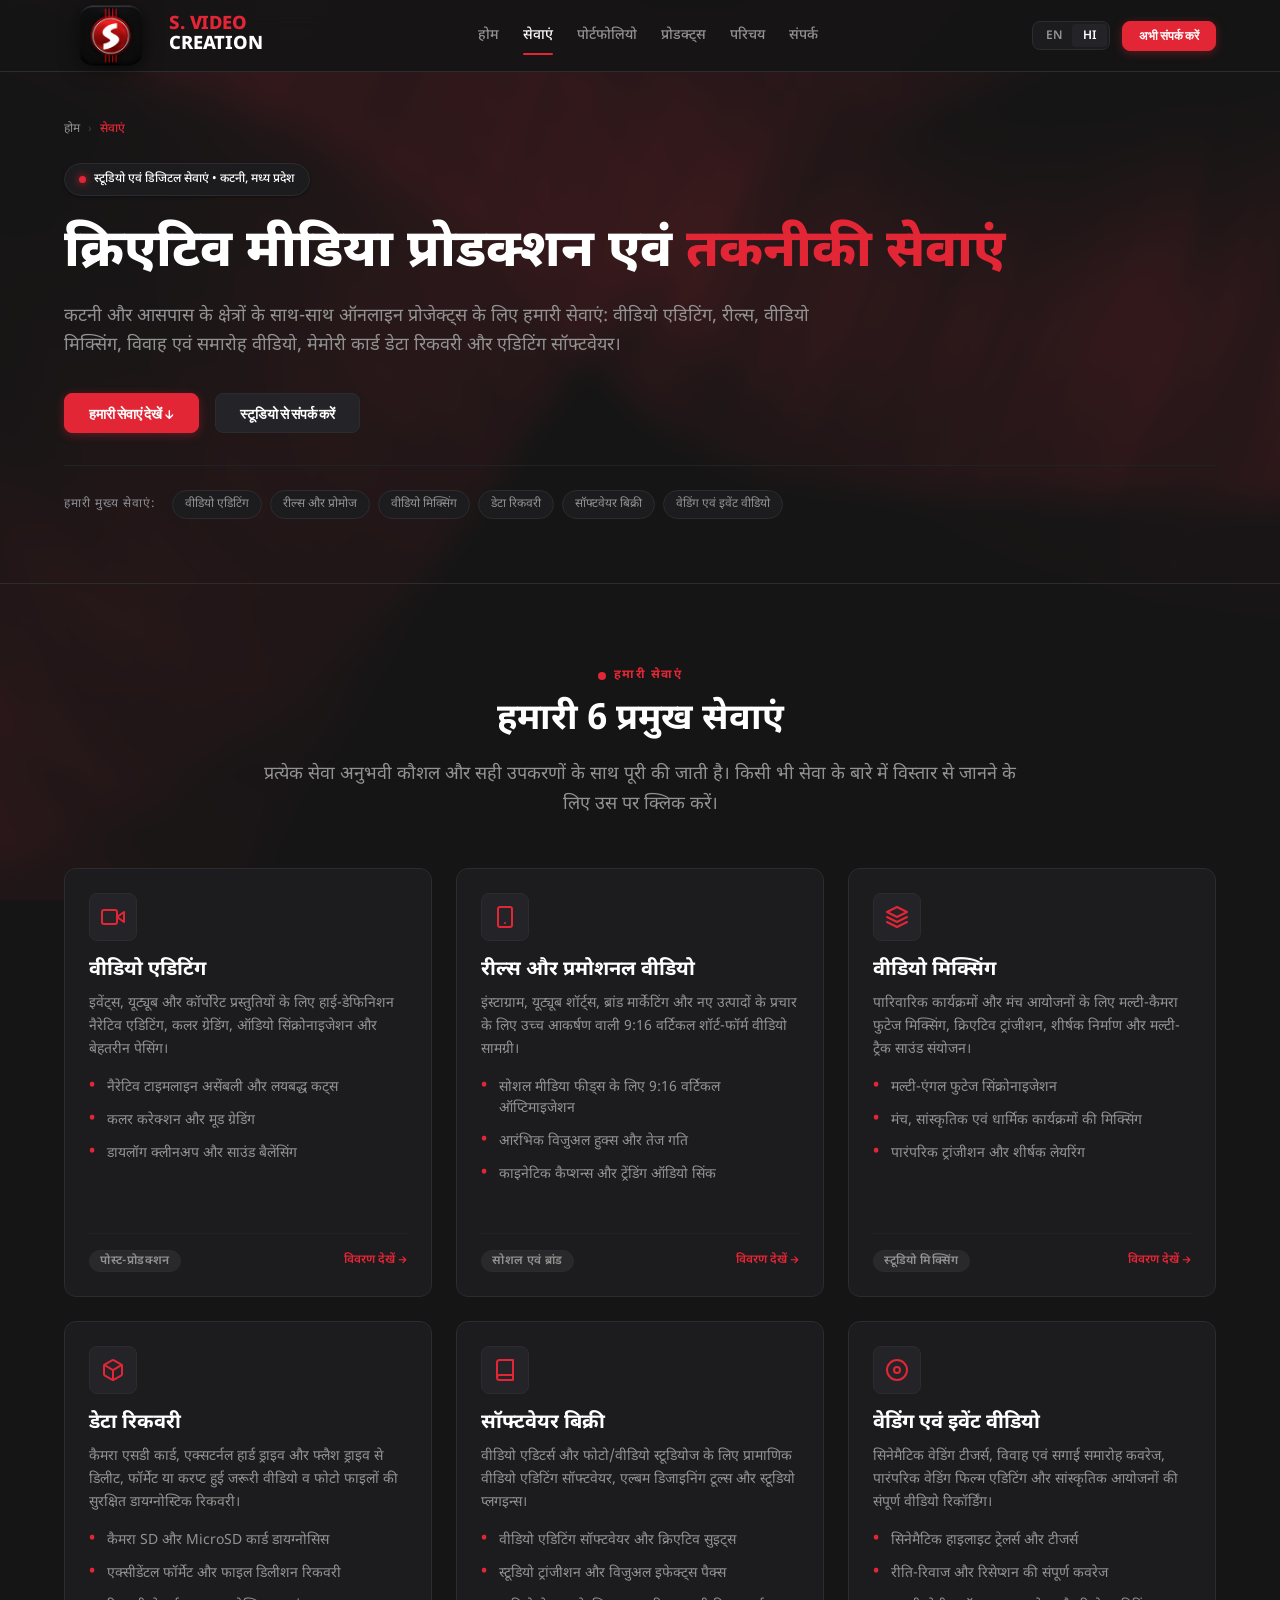
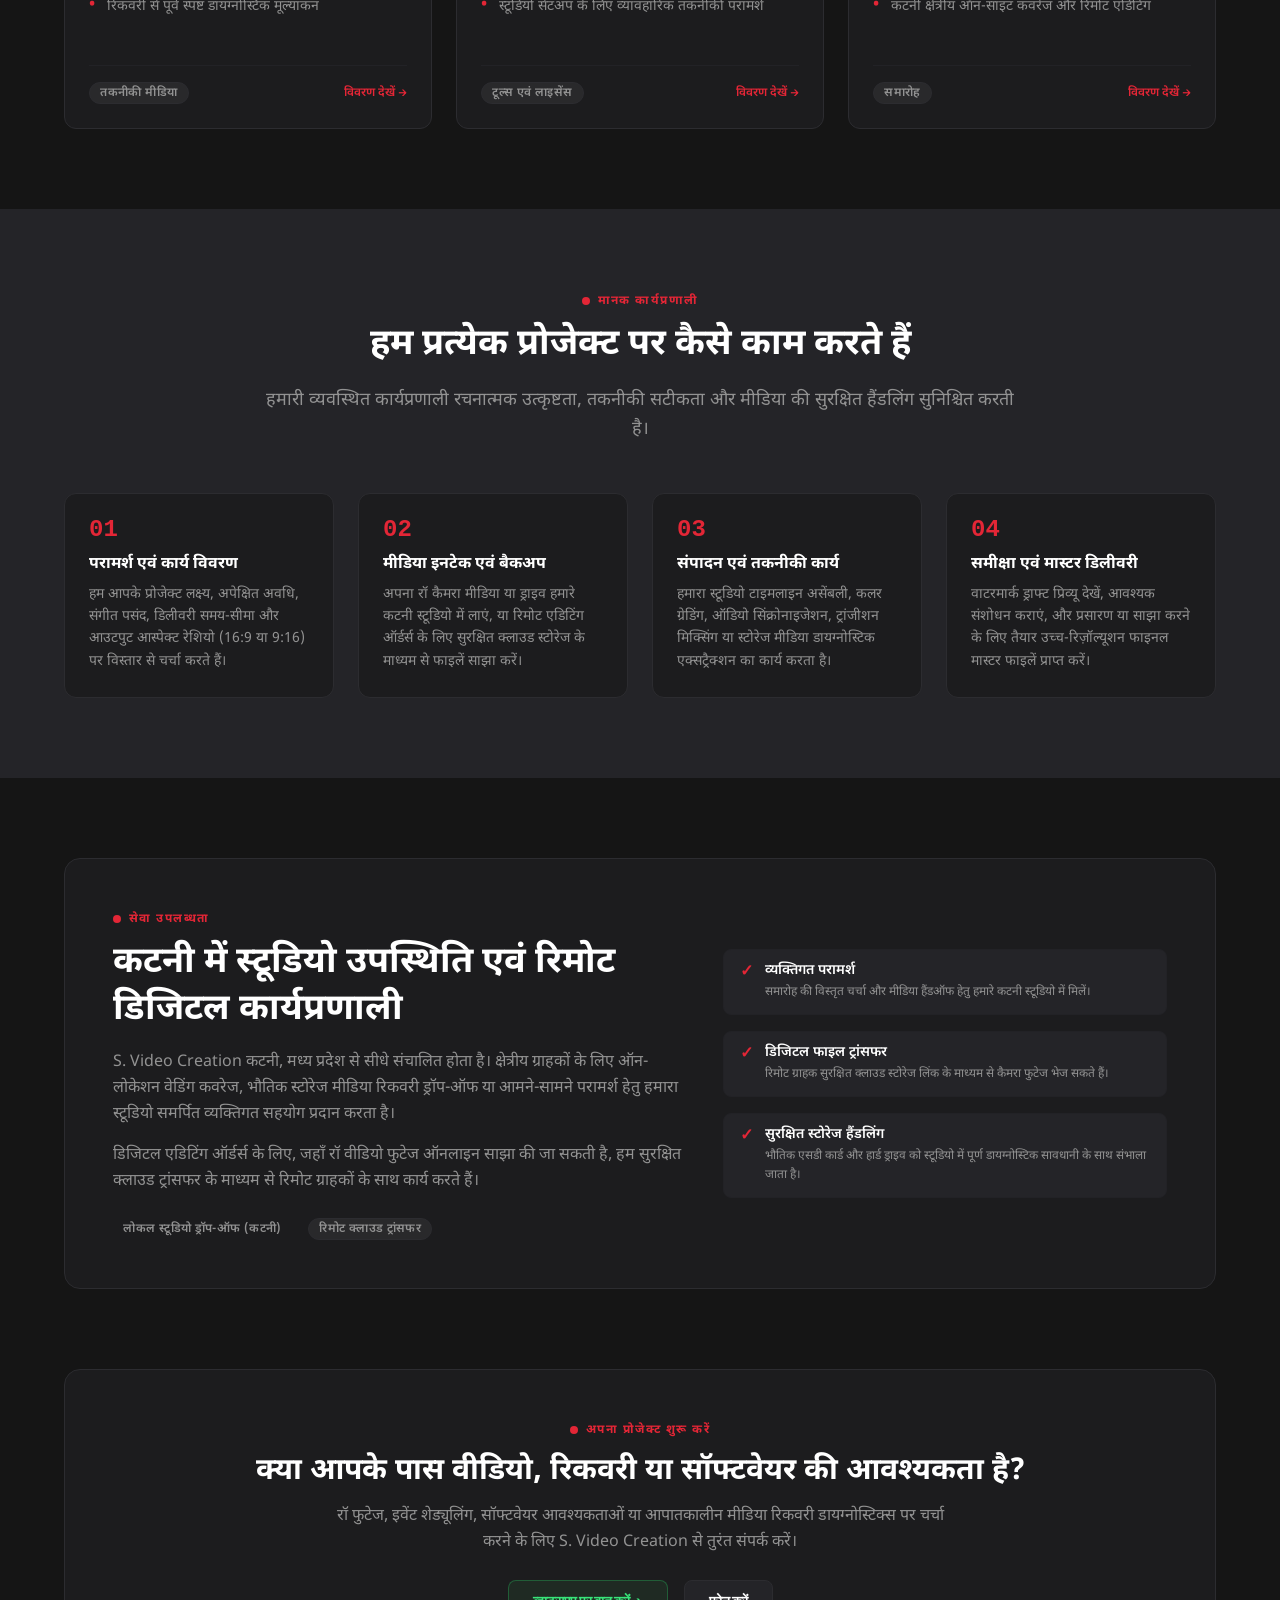
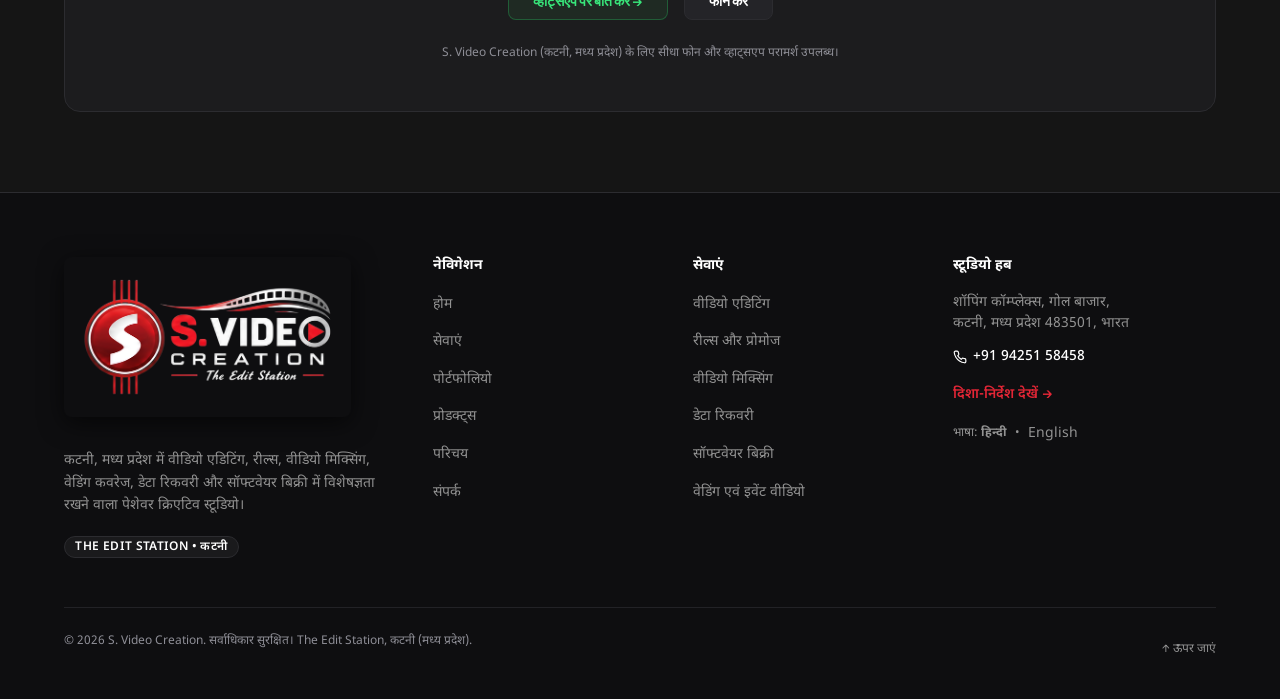
<file: hi/services/index.html>
<!DOCTYPE html>
<html lang="hi">

<head>
  <meta charset="UTF-8">
  <meta name="viewport" content="width=device-width, initial-scale=1.0">

  <!-- SEO Meta Tags -->
  <title>क्रिएटिव एवं मीडिया सेवाएं | S. Video Creation कटनी</title>
  <meta name="description"
    content="S. Video Creation कटनी (म.प्र.) की पुष्टीकृत सेवाएं: वीडियो एडिटिंग, रील्स निर्माण, वीडियो मिक्सिंग, वेडिंग एवं इवेंट वीडियो, डेटा रिकवरी और एडिटिंग सॉफ्टवेयर बिक्री।">
  <meta name="author" content="S. Video Creation">
  <meta name="robots" content="index, follow">

  <!-- Alternate Language Reciprocal Tags -->
  <link rel="alternate" hreflang="en-IN" href="https://svideocreation.netlify.app/services/">
  <link rel="alternate" hreflang="hi-IN" href="https://svideocreation.netlify.app/hi/services/">
  <link rel="alternate" hreflang="x-default" href="https://svideocreation.netlify.app/services/">

  <!-- Open Graph / Social Sharing -->
  <meta property="og:type" content="website">
  <meta property="og:title" content="क्रिएटिव एवं मीडिया सेवाएं | S. Video Creation">
  <meta property="og:description"
    content="हाई-डेफिनिशन वीडियो एडिटिंग, प्रमोशनल रील्स, मल्टी-कैमरा मिक्सिंग, इवेंट कवरेज, डेटा रिकवरी और क्रिएटिव सॉफ्टवेयर बिक्री, कटनी (म.प्र.)।">
  <meta property="og:locale" content="hi_IN">

  <!-- Google Fonts: Plus Jakarta Sans & Noto Sans Devanagari -->
  <link rel="preconnect" href="https://fonts.googleapis.com">
  <link rel="preconnect" href="https://fonts.gstatic.com" crossorigin>
  <link
    href="https://fonts.googleapis.com/css2?family=Noto+Sans+Devanagari:wght@400;500;600;700&family=Plus+Jakarta+Sans:wght@400;500;600;700;800&display=swap"
    rel="stylesheet">

  <!-- Stylesheet Hierarchy -->
  <link rel="stylesheet" href="../../css/tokens.css">
  <link rel="stylesheet" href="../../css/reset.css">
  <link rel="stylesheet" href="../../css/layout.css">
  <link rel="stylesheet" href="../../css/components.css">
  <link rel="stylesheet" href="../../css/pages.css">

  <!-- Deferred Interactive Script -->
  <script src="../../js/main.js" defer></script>
</head>

<body>
  <!-- Skip to Content Link for Accessibility -->
  <a href="#top" class="skip-to-content">à¤®à¥à¤–à¥à¤¯ à¤¸à¤¾à¤®à¤—à¥à¤°à¥€ à¤ªà¤° à¤œà¤¾à¤à¤‚</a>

  <!-- ======================================================================
       Site Header
       ====================================================================== -->
  <header class="site-header" id="siteHeader">
    <div class="container header-inner">

      <!-- Official Brand Logo & Text Lockup -->
      <a href="../" class="brand-logo-link" aria-label="S. Video Creation होम">
        <img src="../../assets/images/brand/s-video-creation-icon.png" alt="S. Video Creation Icon" class="brand-logo-img"
          width="808" height="616">
        <div class="brand-logo-content">
          <span class="brand-logo-text brand-logo-accent">S. VIDEO</span>
          <span class="brand-logo-text">CREATION</span>
        </div>
      </a>

      <!-- Desktop Primary Navigation -->
      <nav class="site-nav" aria-label="मुख्य नेविगेशन">
        <ul class="nav-list">
          <li><a href="../" class="nav-link">होम</a></li>
          <li><a href="./" class="nav-link active" aria-current="page">सेवाएं</a></li>
          <li><a href="../portfolio/" class="nav-link">पोर्टफोलियो</a></li>
          <li><a href="../products/" class="nav-link">प्रोडक्ट्स</a></li>
          <li><a href="../about/" class="nav-link">परिचय</a></li>
          <li><a href="../contact/" class="nav-link">संपर्क</a></li>
        </ul>
      </nav>

      <!-- Header Action Items: Language Switcher & Contact CTA -->
      <div class="header-actions">
        <div class="lang-switcher" aria-label="भाषा चयनकर्ता">
          <a href="../../services/" class="lang-btn" title="English version">EN</a>
          <span class="lang-btn active" title="वर्तमान भाषा: हिन्दी" aria-current="true">HI</span>
        </div>

        <a href="../contact/" class="btn btn-primary btn-sm">अभी संपर्क करें</a>

        <!-- Mobile Menu Toggle Button -->
        <button class="menu-toggle" id="menuToggle" aria-expanded="false" aria-controls="mobileNavDrawer"
          aria-label="मेन्यू खोलें">
          <span class="menu-toggle-bar"></span>
          <span class="menu-toggle-bar"></span>
          <span class="menu-toggle-bar"></span>
        </button>
      </div>

    </div>
  </header>

  <!-- Mobile Navigation Drawer -->
  <nav class="mobile-nav-drawer" id="mobileNavDrawer" aria-hidden="true" aria-label="मोबाइल नेविगेशन">
    <ul class="mobile-nav-list">
      <li><a href="../" class="mobile-nav-link">होम</a></li>
      <li><a href="./" class="mobile-nav-link active" aria-current="page">सेवाएं</a></li>
      <li><a href="../portfolio/" class="mobile-nav-link">पोर्टफोलियो</a></li>
      <li><a href="../products/" class="mobile-nav-link">प्रोडक्ट्स और सॉफ्टवेयर</a></li>
      <li><a href="../about/" class="mobile-nav-link">स्टूडियो परिचय</a></li>
      <li><a href="../contact/" class="mobile-nav-link">संपर्क और पता</a></li>
    </ul>

    <div class="mobile-nav-footer">
      <div class="lang-switcher" style="align-self: flex-start;">
        <a href="../../services/" class="lang-btn">English</a>
        <span class="lang-btn active" aria-current="true">हिन्दी</span>
      </div>
      <a href="https://wa.me/919425158458?text=नमस्ते%20S.%20Video%20Creation%2C%20मुझे%20आपकी%20सेवाओं%20के%20बारे%20में%20जानकारी%20चाहिए।" target="_blank" rel="noopener noreferrer" class="btn btn-whatsapp">व्हाट्सएप पर बात करें</a>
      <a href="tel:+919425158458" class="btn btn-secondary">फोन करें: +91 94251 58458</a>
    </div>
  </nav>

  <!-- ======================================================================
       Main Content Landmark
       ====================================================================== -->
  <main id="top">

    <!-- Subpage Hero & Breadcrumbs -->
    <section class="subpage-hero" aria-labelledby="servicesOverviewTitle">
      <div class="container">

        <!-- Breadcrumb Navigation -->
        <nav class="breadcrumbs" aria-label="ब्रेडक्रम">
          <ol class="breadcrumbs-list">
            <li class="breadcrumbs-item"><a href="../">होम</a></li>
            <li class="breadcrumbs-separator" aria-hidden="true">&rsaquo;</li>
            <li class="breadcrumbs-item" aria-current="page">सेवाएं</li>
          </ol>
        </nav>

        <div class="hero-badge-wrapper" style="text-align: left;">
          <span class="hero-location-badge">
            <span class="hero-location-dot"></span>
            स्टूडियो एवं डिजिटल सेवाएं &bull; कटनी, मध्य प्रदेश
          </span>
        </div>

        <h1 id="servicesOverviewTitle" class="subpage-hero-title">
          क्रिएटिव मीडिया प्रोडक्शन एवं <span class="hero-headline-highlight">तकनीकी सेवाएं</span>
        </h1>

        <p class="subpage-hero-lead">
          कटनी और आसपास के क्षेत्रों के साथ-साथ ऑनलाइन प्रोजेक्ट्स के लिए हमारी सेवाएं: वीडियो एडिटिंग, रील्स, वीडियो मिक्सिंग, विवाह एवं समारोह वीडियो, मेमोरी कार्ड डेटा रिकवरी और एडिटिंग सॉफ्टवेयर।
        </p>

        <div class="subpage-hero-actions">
          <a href="#servicesList" class="btn btn-primary">हमारी सेवाएं देखें &darr;</a>
          <a href="../contact/" class="btn btn-secondary">स्टूडियो से संपर्क करें</a>
        </div>

        <!-- Confirmed Services Badges Row -->
        <div class="subpage-badge-row">
          <span class="hero-pill-label">हमारी मुख्य सेवाएं:</span>
          <span class="hero-pill">वीडियो एडिटिंग</span>
          <span class="hero-pill">रील्स और प्रोमोज</span>
          <span class="hero-pill">वीडियो मिक्सिंग</span>
          <span class="hero-pill">डेटा रिकवरी</span>
          <span class="hero-pill">सॉफ्टवेयर बिक्री</span>
          <span class="hero-pill">वेडिंग एवं इवेंट वीडियो</span>
        </div>

      </div>
    </section>

    <!-- Services Cards Directory Section -->
    <section class="section" id="servicesList" aria-labelledby="servicesListHeading">
      <div class="container">

        <div class="section-header section-header--center">
          <span class="section-eyebrow">हमारी सेवाएं</span>
          <h2 id="servicesListHeading" class="section-title">हमारी 6 प्रमुख सेवाएं</h2>
          <p class="section-description">
            प्रत्येक सेवा अनुभवी कौशल और सही उपकरणों के साथ पूरी की जाती है। किसी भी सेवा के बारे में विस्तार से जानने के लिए उस पर क्लिक करें।
          </p>
        </div>

        <div class="services-grid">

          <!-- 1. Video Editing -->
          <article class="card service-card">
            <div class="service-card-top">
              <div class="service-card-icon" aria-hidden="true">
                <svg width="24" height="24" viewBox="0 0 24 24" fill="none" stroke="currentColor" stroke-width="2"
                  stroke-linecap="round" stroke-linejoin="round">
                  <polygon points="23 7 16 12 23 17 23 7"></polygon>
                  <rect x="1" y="5" width="15" height="14" rx="2" ry="2"></rect>
                </svg>
              </div>
              <h3 class="service-card-title">वीडियो एडिटिंग</h3>
              <p class="service-card-desc">
                इवेंट्स, यूट्यूब और कॉर्पोरेट प्रस्तुतियों के लिए हाई-डेफिनिशन नैरेटिव एडिटिंग, कलर ग्रेडिंग, ऑडियो सिंक्रोनाइजेशन
                और बेहतरीन पेसिंग।
              </p>
              <ul class="service-spec-list">
                <li class="service-spec-item">
                  <span class="service-spec-bullet">&bull;</span>
                  <span>नैरेटिव टाइमलाइन असेंबली और लयबद्ध कट्स</span>
                </li>
                <li class="service-spec-item">
                  <span class="service-spec-bullet">&bull;</span>
                  <span>कलर करेक्शन और मूड ग्रेडिंग</span>
                </li>
                <li class="service-spec-item">
                  <span class="service-spec-bullet">&bull;</span>
                  <span>डायलॉग क्लीनअप और साउंड बैलेंसिंग</span>
                </li>
              </ul>
            </div>
            <div class="service-card-footer">
              <span class="badge badge-neutral">पोस्ट-प्रोडक्शन</span>
              <a href="video-editing/" class="service-card-action">विवरण देखें &rarr;</a>
            </div>
          </article>

          <!-- 2. Reels & Promotional Videos -->
          <article class="card service-card">
            <div class="service-card-top">
              <div class="service-card-icon" aria-hidden="true">
                <svg width="24" height="24" viewBox="0 0 24 24" fill="none" stroke="currentColor" stroke-width="2"
                  stroke-linecap="round" stroke-linejoin="round">
                  <rect x="5" y="2" width="14" height="20" rx="2" ry="2"></rect>
                  <line x1="12" y1="18" x2="12.01" y2="18"></line>
                </svg>
              </div>
              <h3 class="service-card-title">रील्स और प्रमोशनल वीडियो</h3>
              <p class="service-card-desc">
                इंस्टाग्राम, यूट्यूब शॉर्ट्स, ब्रांड मार्केटिंग और नए उत्पादों के प्रचार के लिए उच्च आकर्षण वाली 9:16 वर्टिकल
                शॉर्ट-फॉर्म वीडियो सामग्री।
              </p>
              <ul class="service-spec-list">
                <li class="service-spec-item">
                  <span class="service-spec-bullet">&bull;</span>
                  <span>सोशल मीडिया फीड्स के लिए 9:16 वर्टिकल ऑप्टिमाइजेशन</span>
                </li>
                <li class="service-spec-item">
                  <span class="service-spec-bullet">&bull;</span>
                  <span>आरंभिक विजुअल हुक्स और तेज गति</span>
                </li>
                <li class="service-spec-item">
                  <span class="service-spec-bullet">&bull;</span>
                  <span>काइनेटिक कैप्शन्स और ट्रेंडिंग ऑडियो सिंक</span>
                </li>
              </ul>
            </div>
            <div class="service-card-footer">
              <span class="badge badge-neutral">सोशल एवं ब्रांड</span>
              <a href="reels-promotional-videos/" class="service-card-action">विवरण देखें &rarr;</a>
            </div>
          </article>

          <!-- 3. Video Mixing -->
          <article class="card service-card">
            <div class="service-card-top">
              <div class="service-card-icon" aria-hidden="true">
                <svg width="24" height="24" viewBox="0 0 24 24" fill="none" stroke="currentColor" stroke-width="2"
                  stroke-linecap="round" stroke-linejoin="round">
                  <polygon points="12 2 2 7 12 12 22 7 12 2"></polygon>
                  <polyline points="2 17 12 22 22 17"></polyline>
                  <polyline points="2 12 12 17 22 12"></polyline>
                </svg>
              </div>
              <h3 class="service-card-title">वीडियो मिक्सिंग</h3>
              <p class="service-card-desc">
                पारिवारिक कार्यक्रमों और मंच आयोजनों के लिए मल्टी-कैमरा फुटेज मिक्सिंग, क्रिएटिव ट्रांजीशन, शीर्षक निर्माण
                और मल्टी-ट्रैक साउंड संयोजन।
              </p>
              <ul class="service-spec-list">
                <li class="service-spec-item">
                  <span class="service-spec-bullet">&bull;</span>
                  <span>मल्टी-एंगल फुटेज सिंक्रोनाइजेशन</span>
                </li>
                <li class="service-spec-item">
                  <span class="service-spec-bullet">&bull;</span>
                  <span>मंच, सांस्कृतिक एवं धार्मिक कार्यक्रमों की मिक्सिंग</span>
                </li>
                <li class="service-spec-item">
                  <span class="service-spec-bullet">&bull;</span>
                  <span>पारंपरिक ट्रांजीशन और शीर्षक लेयरिंग</span>
                </li>
              </ul>
            </div>
            <div class="service-card-footer">
              <span class="badge badge-neutral">स्टूडियो मिक्सिंग</span>
              <a href="video-mixing/" class="service-card-action">विवरण देखें &rarr;</a>
            </div>
          </article>

          <!-- 4. Data Recovery -->
          <article class="card service-card">
            <div class="service-card-top">
              <div class="service-card-icon" aria-hidden="true">
                <svg width="24" height="24" viewBox="0 0 24 24" fill="none" stroke="currentColor" stroke-width="2"
                  stroke-linecap="round" stroke-linejoin="round">
                  <path
                    d="M21 16V8a2 2 0 0 0-1-1.73l-7-4a2 2 0 0 0-2 0l-7 4A2 2 0 0 0 3 8v8a2 2 0 0 0 1 1.73l7 4a2 2 0 0 0 2 0l7-4A2 2 0 0 0 21 16z">
                  </path>
                  <polyline points="3.27 6.96 12 12.01 20.73 6.96"></polyline>
                  <line x1="12" y1="22.08" x2="12" y2="12"></line>
                </svg>
              </div>
              <h3 class="service-card-title">डेटा रिकवरी</h3>
              <p class="service-card-desc">
                कैमरा एसडी कार्ड, एक्सटर्नल हार्ड ड्राइव और फ्लैश ड्राइव से डिलीट, फॉर्मेट या करप्ट हुई जरूरी वीडियो व फोटो
                फाइलों की सुरक्षित डायग्नोस्टिक रिकवरी।
              </p>
              <ul class="service-spec-list">
                <li class="service-spec-item">
                  <span class="service-spec-bullet">&bull;</span>
                  <span>कैमरा SD और MicroSD कार्ड डायग्नोसिस</span>
                </li>
                <li class="service-spec-item">
                  <span class="service-spec-bullet">&bull;</span>
                  <span>एक्सीडेंटल फॉर्मेट और फाइल डिलीशन रिकवरी</span>
                </li>
                <li class="service-spec-item">
                  <span class="service-spec-bullet">&bull;</span>
                  <span>रिकवरी से पूर्व स्पष्ट डायग्नोस्टिक मूल्यांकन</span>
                </li>
              </ul>
            </div>
            <div class="service-card-footer">
              <span class="badge badge-neutral">तकनीकी मीडिया</span>
              <a href="data-recovery/" class="service-card-action">विवरण देखें &rarr;</a>
            </div>
          </article>

          <!-- 5. Software Sales -->
          <article class="card service-card">
            <div class="service-card-top">
              <div class="service-card-icon" aria-hidden="true">
                <svg width="24" height="24" viewBox="0 0 24 24" fill="none" stroke="currentColor" stroke-width="2"
                  stroke-linecap="round" stroke-linejoin="round">
                  <path d="M4 19.5A2.5 2.5 0 0 1 6.5 17H20"></path>
                  <path d="M6.5 2H20v20H6.5A2.5 2.5 0 0 1 4 19.5v-15A2.5 2.5 0 0 1 6.5 2z"></path>
                </svg>
              </div>
              <h3 class="service-card-title">सॉफ्टवेयर बिक्री</h3>
              <p class="service-card-desc">
                वीडियो एडिटर्स और फोटो/वीडियो स्टूडियोज के लिए प्रामाणिक वीडियो एडिटिंग सॉफ्टवेयर, एल्बम डिजाइनिंग टूल्स
                और स्टूडियो प्लगइन्स।
              </p>
              <ul class="service-spec-list">
                <li class="service-spec-item">
                  <span class="service-spec-bullet">&bull;</span>
                  <span>वीडियो एडिटिंग सॉफ्टवेयर और क्रिएटिव सुइट्स</span>
                </li>
                <li class="service-spec-item">
                  <span class="service-spec-bullet">&bull;</span>
                  <span>स्टूडियो ट्रांजीशन और विजुअल इफेक्ट्स पैक्स</span>
                </li>
                <li class="service-spec-item">
                  <span class="service-spec-bullet">&bull;</span>
                  <span>स्टूडियो सेटअप के लिए व्यावहारिक तकनीकी परामर्श</span>
                </li>
              </ul>
            </div>
            <div class="service-card-footer">
              <span class="badge badge-neutral">टूल्स एवं लाइसेंस</span>
              <a href="software-sales/" class="service-card-action">विवरण देखें &rarr;</a>
            </div>
          </article>

          <!-- 6. Wedding & Event Video Services -->
          <article class="card service-card">
            <div class="service-card-top">
              <div class="service-card-icon" aria-hidden="true">
                <svg width="24" height="24" viewBox="0 0 24 24" fill="none" stroke="currentColor" stroke-width="2"
                  stroke-linecap="round" stroke-linejoin="round">
                  <circle cx="12" cy="12" r="10"></circle>
                  <circle cx="12" cy="12" r="3"></circle>
                </svg>
              </div>
              <h3 class="service-card-title">वेडिंग एवं इवेंट वीडियो</h3>
              <p class="service-card-desc">
                सिनेमैटिक वेडिंग टीजर्स, विवाह एवं सगाई समारोह कवरेज, पारंपरिक वेडिंग फिल्म एडिटिंग और सांस्कृतिक आयोजनों
                की संपूर्ण वीडियो रिकॉर्डिंग।
              </p>
              <ul class="service-spec-list">
                <li class="service-spec-item">
                  <span class="service-spec-bullet">&bull;</span>
                  <span>सिनेमैटिक हाइलाइट ट्रेलर्स और टीजर्स</span>
                </li>
                <li class="service-spec-item">
                  <span class="service-spec-bullet">&bull;</span>
                  <span>रीति-रिवाज और रिसेप्शन की संपूर्ण कवरेज</span>
                </li>
                <li class="service-spec-item">
                  <span class="service-spec-bullet">&bull;</span>
                  <span>कटनी क्षेत्रीय ऑन-साइट कवरेज और रिमोट एडिटिंग</span>
                </li>
              </ul>
            </div>
            <div class="service-card-footer">
              <span class="badge badge-neutral">समारोह</span>
              <a href="wedding-event-video/" class="service-card-action">विवरण देखें &rarr;</a>
            </div>
          </article>

        </div>

      </div>
    </section>

    <!-- Studio Workflow Process Section -->
    <section class="section" style="background-color: var(--color-bg-surface-elevated);" aria-labelledby="workflowTitle">
      <div class="container">

        <div class="section-header section-header--center">
          <span class="section-eyebrow">मानक कार्यप्रणाली</span>
          <h2 id="workflowTitle" class="section-title">हम प्रत्येक प्रोजेक्ट पर कैसे काम करते हैं</h2>
          <p class="section-description">
            हमारी व्यवस्थित कार्यप्रणाली रचनात्मक उत्कृष्टता, तकनीकी सटीकता और मीडिया की सुरक्षित हैंडलिंग सुनिश्चित करती है।
          </p>
        </div>

        <div class="process-grid">

          <!-- Step 1 -->
          <div class="process-card">
            <span class="process-step-num">01</span>
            <h3 class="process-step-title">परामर्श एवं कार्य विवरण</h3>
            <p class="process-step-desc">
              हम आपके प्रोजेक्ट लक्ष्य, अपेक्षित अवधि, संगीत पसंद, डिलीवरी समय-सीमा और आउटपुट आस्पेक्ट रेशियो (16:9 या 9:16)
              पर विस्तार से चर्चा करते हैं।
            </p>
          </div>

          <!-- Step 2 -->
          <div class="process-card">
            <span class="process-step-num">02</span>
            <h3 class="process-step-title">मीडिया इनटेक एवं बैकअप</h3>
            <p class="process-step-desc">
              अपना रॉ कैमरा मीडिया या ड्राइव हमारे कटनी स्टूडियो में लाएं, या रिमोट एडिटिंग ऑर्डर्स के लिए सुरक्षित क्लाउड
              स्टोरेज के माध्यम से फाइलें साझा करें।
            </p>
          </div>

          <!-- Step 3 -->
          <div class="process-card">
            <span class="process-step-num">03</span>
            <h3 class="process-step-title">संपादन एवं तकनीकी कार्य</h3>
            <p class="process-step-desc">
              हमारा स्टूडियो टाइमलाइन असेंबली, कलर ग्रेडिंग, ऑडियो सिंक्रोनाइजेशन, ट्रांजीशन मिक्सिंग या स्टोरेज मीडिया डायग्नोस्टिक
              एक्सट्रैक्शन का कार्य करता है।
            </p>
          </div>

          <!-- Step 4 -->
          <div class="process-card">
            <span class="process-step-num">04</span>
            <h3 class="process-step-title">समीक्षा एवं मास्टर डिलीवरी</h3>
            <p class="process-step-desc">
              वाटरमार्क ड्राफ्ट प्रिव्यू देखें, आवश्यक संशोधन कराएं, और प्रसारण या साझा करने के लिए तैयार उच्च-रिज़ॉल्यूशन फाइनल
              मास्टर फाइलें प्राप्त करें।
            </p>
          </div>

        </div>

      </div>
    </section>

    <!-- Local Presence & Remote Workflows Section -->
    <section class="section" aria-labelledby="deliveryModelTitle">
      <div class="container">
        <div class="about-box">
          <div class="about-grid">

            <div>
              <span class="section-eyebrow">सेवा उपलब्धता</span>
              <h2 id="deliveryModelTitle" class="section-title" style="margin-bottom: var(--space-4);">
                कटनी में स्टूडियो उपस्थिति एवं रिमोट डिजिटल कार्यप्रणाली
              </h2>
              <p class="text-secondary" style="margin-bottom: var(--space-4); line-height: 1.6;">
                S. Video Creation कटनी, मध्य प्रदेश से सीधे संचालित होता है। क्षेत्रीय ग्राहकों के लिए ऑन-लोकेशन वेडिंग कवरेज,
                भौतिक स्टोरेज मीडिया रिकवरी ड्रॉप-ऑफ या आमने-सामने परामर्श हेतु हमारा स्टूडियो समर्पित व्यक्तिगत सहयोग प्रदान करता है।
              </p>
              <p class="text-secondary" style="margin-bottom: var(--space-6); line-height: 1.6;">
                डिजिटल एडिटिंग ऑर्डर्स के लिए, जहाँ रॉ वीडियो फुटेज ऑनलाइन साझा की जा सकती है, हम सुरक्षित क्लाउड ट्रांसफर के
                माध्यम से रिमोट ग्राहकों के साथ कार्य करते हैं।
              </p>
              <div style="display: flex; gap: var(--space-4); flex-wrap: wrap;">
                <span class="badge badge-primary">लोकल स्टूडियो ड्रॉप-ऑफ (कटनी)</span>
                <span class="badge badge-neutral">रिमोट क्लाउड ट्रांसफर</span>
              </div>
            </div>

            <div class="about-features-list">
              <div class="about-feature-item">
                <span class="about-feature-check">&check;</span>
                <div>
                  <h3 class="about-feature-title">व्यक्तिगत परामर्श</h3>
                  <p class="about-feature-desc">समारोह की विस्तृत चर्चा और मीडिया हैंडऑफ हेतु हमारे कटनी स्टूडियो में मिलें।</p>
                </div>
              </div>

              <div class="about-feature-item">
                <span class="about-feature-check">&check;</span>
                <div>
                  <h3 class="about-feature-title">डिजिटल फाइल ट्रांसफर</h3>
                  <p class="about-feature-desc">रिमोट ग्राहक सुरक्षित क्लाउड स्टोरेज लिंक के माध्यम से कैमरा फुटेज भेज सकते हैं।</p>
                </div>
              </div>

              <div class="about-feature-item">
                <span class="about-feature-check">&check;</span>
                <div>
                  <h3 class="about-feature-title">सुरक्षित स्टोरेज हैंडलिंग</h3>
                  <p class="about-feature-desc">भौतिक एसडी कार्ड और हार्ड ड्राइव को स्टूडियो में पूर्ण डायग्नोस्टिक सावधानी के साथ संभाला जाता है।</p>
                </div>
              </div>
            </div>

          </div>
        </div>
      </div>
    </section>

    <!-- Contact & Enquiry CTA Banner -->
    <section class="section" style="padding-top: 0;" aria-labelledby="enquiryBannerTitle">
      <div class="container">
        <div class="service-cta-banner">
          <span class="section-eyebrow">अपना प्रोजेक्ट शुरू करें</span>
          <h2 id="enquiryBannerTitle" class="service-cta-banner-title">
            क्या आपके पास वीडियो, रिकवरी या सॉफ्टवेयर की आवश्यकता है?
          </h2>
          <p class="service-cta-banner-desc">
            रॉ फुटेज, इवेंट शेड्यूलिंग, सॉफ्टवेयर आवश्यकताओं या आपातकालीन मीडिया रिकवरी डायग्नोस्टिक्स पर चर्चा करने के लिए
            S. Video Creation से तुरंत संपर्क करें।
          </p>
          <div class="service-cta-actions">
            <a href="https://wa.me/919425158458?text=नमस्ते%20S.%20Video%20Creation%2C%20मुझे%20आपकी%20सेवाओं%20के%20बारे%20में%20जानकारी%20चाहिए।"
              target="_blank" rel="noopener noreferrer" class="btn btn-whatsapp">
              व्हाट्सएप पर बात करें &rarr;
            </a>
            <a href="tel:+919425158458" class="btn btn-secondary">
              फोन करें
            </a>
          </div>
          <p class="contact-disclaimer" style="margin-top: var(--space-6); margin-bottom: 0;">
            S. Video Creation (कटनी, मध्य प्रदेश) के लिए सीधा फोन और व्हाट्सएप परामर्श उपलब्ध।
          </p>
        </div>
      </div>
    </section>

  </main>

  <!-- ======================================================================
       Site Footer
       ====================================================================== -->
  <footer class="site-footer">
    <div class="container">

      <div class="footer-top">

        <!-- Brand & Studio Brief -->
        <div>
          <a href="../" class="brand-logo-link brand-logo-link--footer"
            aria-label="S. Video Creation - The Edit Station होम">
            <img src="../../assets/images/brand/s-video-creation-horizontal-opt.png"
              alt="S. Video Creation — The Edit Station" class="brand-logo-img brand-logo-img--footer" width="2752"
              height="1536" loading="lazy">
          </a>
          <p class="footer-meta-text">
            कटनी, मध्य प्रदेश में वीडियो एडिटिंग, रील्स, वीडियो मिक्सिंग, वेडिंग कवरेज, डेटा रिकवरी और सॉफ्टवेयर बिक्री
            में विशेषज्ञता रखने वाला पेशेवर क्रिएटिव स्टूडियो।
          </p>
          <span class="badge" style="background-color: rgba(255, 255, 255, 0.05); color: var(--color-brand-white); border: 1px solid var(--color-border);">The Edit Station &bull; कटनी</span>
        </div>

        <!-- Quick Links -->
        <div>
          <h3 class="footer-col-title">नेविगेशन</h3>
          <ul class="footer-links">
            <li><a href="../" class="footer-link">होम</a></li>
            <li><a href="./" class="footer-link">सेवाएं</a></li>
            <li><a href="../portfolio/" class="footer-link">पोर्टफोलियो</a></li>
            <li><a href="../products/" class="footer-link">प्रोडक्ट्स</a></li>
            <li><a href="../about/" class="footer-link">परिचय</a></li>
            <li><a href="../contact/" class="footer-link">संपर्क</a></li>
          </ul>
        </div>

        <!-- Confirmed Services -->
        <div>
          <h3 class="footer-col-title">सेवाएं</h3>
          <ul class="footer-links">
            <li><a href="video-editing/" class="footer-link">वीडियो एडिटिंग</a></li>
            <li><a href="reels-promotional-videos/" class="footer-link">रील्स और प्रोमोज</a></li>
            <li><a href="video-mixing/" class="footer-link">वीडियो मिक्सिंग</a></li>
            <li><a href="data-recovery/" class="footer-link">डेटा रिकवरी</a></li>
            <li><a href="software-sales/" class="footer-link">सॉफ्टवेयर बिक्री</a></li>
            <li><a href="wedding-event-video/" class="footer-link">वेडिंग एवं इवेंट वीडियो</a></li>
          </ul>
        </div>

        <!-- Regional & Contact Information -->
        <div>
          <h3 class="footer-col-title">स्टूडियो हब</h3>
          <p class="footer-meta-text" style="line-height: 1.5; margin-bottom: var(--space-3);">
            शॉपिंग कॉम्प्लेक्स, गोल बाजार,<br>
            कटनी, मध्य प्रदेश 483501, भारत
          </p>
          <p class="footer-meta-text" style="margin-bottom: var(--space-3);">
            <a href="tel:+919425158458" class="footer-link" style="display: inline-flex; align-items: center; gap: 6px; color: var(--color-brand-white); font-weight: var(--font-weight-medium);">
              <svg width="14" height="14" viewBox="0 0 24 24" fill="none" stroke="currentColor" stroke-width="2" stroke-linecap="round" stroke-linejoin="round" aria-hidden="true"><path d="M22 16.92v3a2 2 0 0 1-2.18 2 19.79 19.79 0 0 1-8.63-3.07 19.5 19.5 0 0 1-6-6 19.79 19.79 0 0 1-3.07-8.67A2 2 0 0 1 4.11 2h3a2 2 0 0 1 2 1.72 12.84 12.84 0 0 0 .7 2.81 2 2 0 0 1-.45 2.11L8.09 9.91a16 16 0 0 0 6 6l1.27-1.27a2 2 0 0 1 2.11-.45 12.84 12.84 0 0 0 2.81.7A2 2 0 0 1 22 16.92z"></path></svg>
              +91 94251 58458
            </a>
          </p>
          <p class="footer-meta-text" style="margin-bottom: var(--space-4);">
            <a href="https://www.google.com/maps/dir//S.+Video+Creation,+Shopping+Complex,+Gole+Bazar,+Katni,+Madhya+Pradesh+483501/@23.8358531,80.3942008,17z/data=!4m17!1m7!3m6!1s0x398161da4b9945b7:0x40d4fdf375a88126!2sS.+Video+Creation!8m2!3d23.8358482!4d80.3967757!16s%2Fg%2F11g81qvw8_!4m8!1m0!1m5!1m1!1s0x398161da4b9945b7:0x40d4fdf375a88126!2m2!1d80.3967757!2d23.8358482!3e2?hl=en-IN&amp;entry=ttu&amp;g_ep=EgoyMDI2MTAyMC4wIKXMDSoASAFQAw%3D%3D" target="_blank" rel="noopener noreferrer" class="footer-link" style="color: var(--color-brand-red); font-weight: var(--font-weight-semibold);">
              दिशा-निर्देश देखें &rarr;
            </a>
          </p>
          <div class="footer-lang-status">
            <span>भाषा: <strong>हिन्दी</strong></span>
            <span>&bull;</span>
            <a href="../../services/" class="footer-link">English</a>
          </div>
        </div>

      </div>

      <!-- Footer Bottom -->
      <div class="footer-bottom">
        <p class="footer-copyright">
          &copy; 2026 S. Video Creation. सर्वाधिकार सुरक्षित। The Edit Station, कटनी (मध्य प्रदेश).
        </p>
        <div class="footer-lang-status">
          <a href="#top" class="footer-link" style="font-size: var(--text-xs);">&uarr; ऊपर जाएं</a>
        </div>
      </div>

    </div>
  </footer>

</body>

</html>
</file>
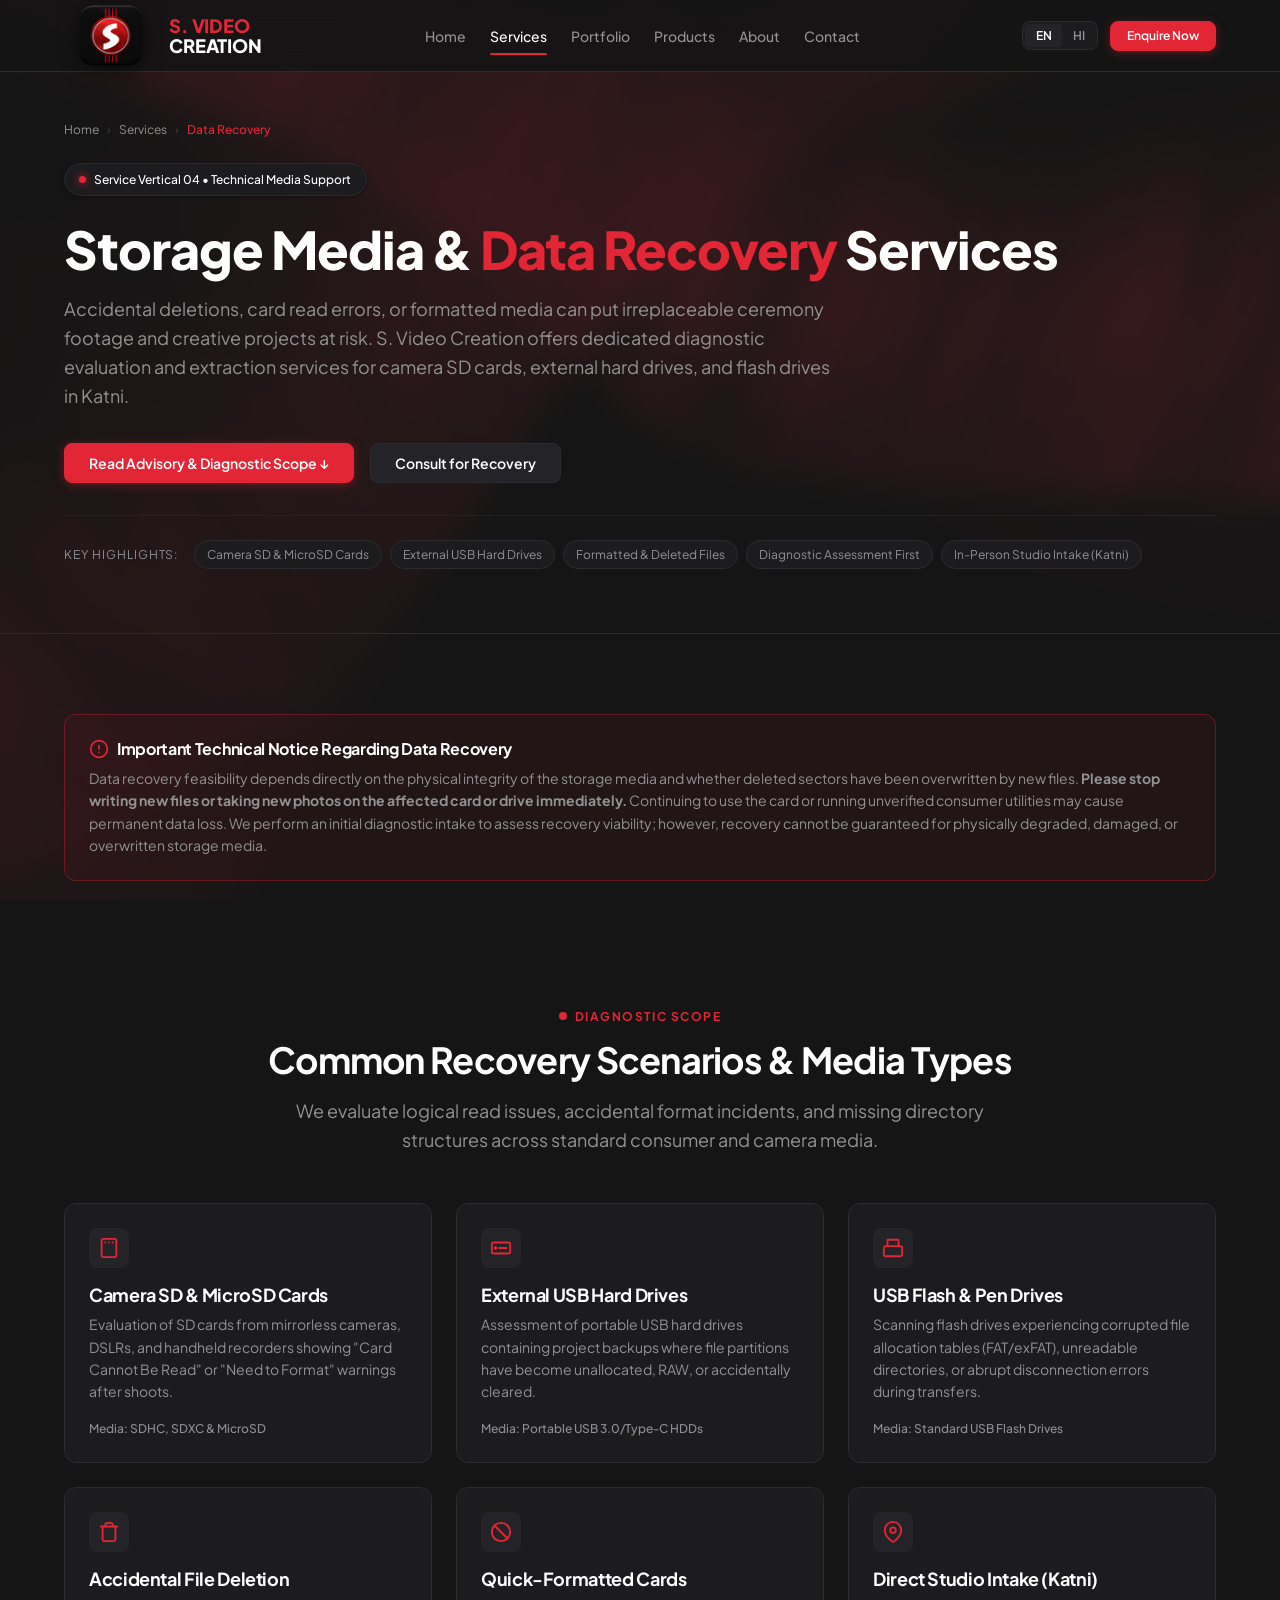
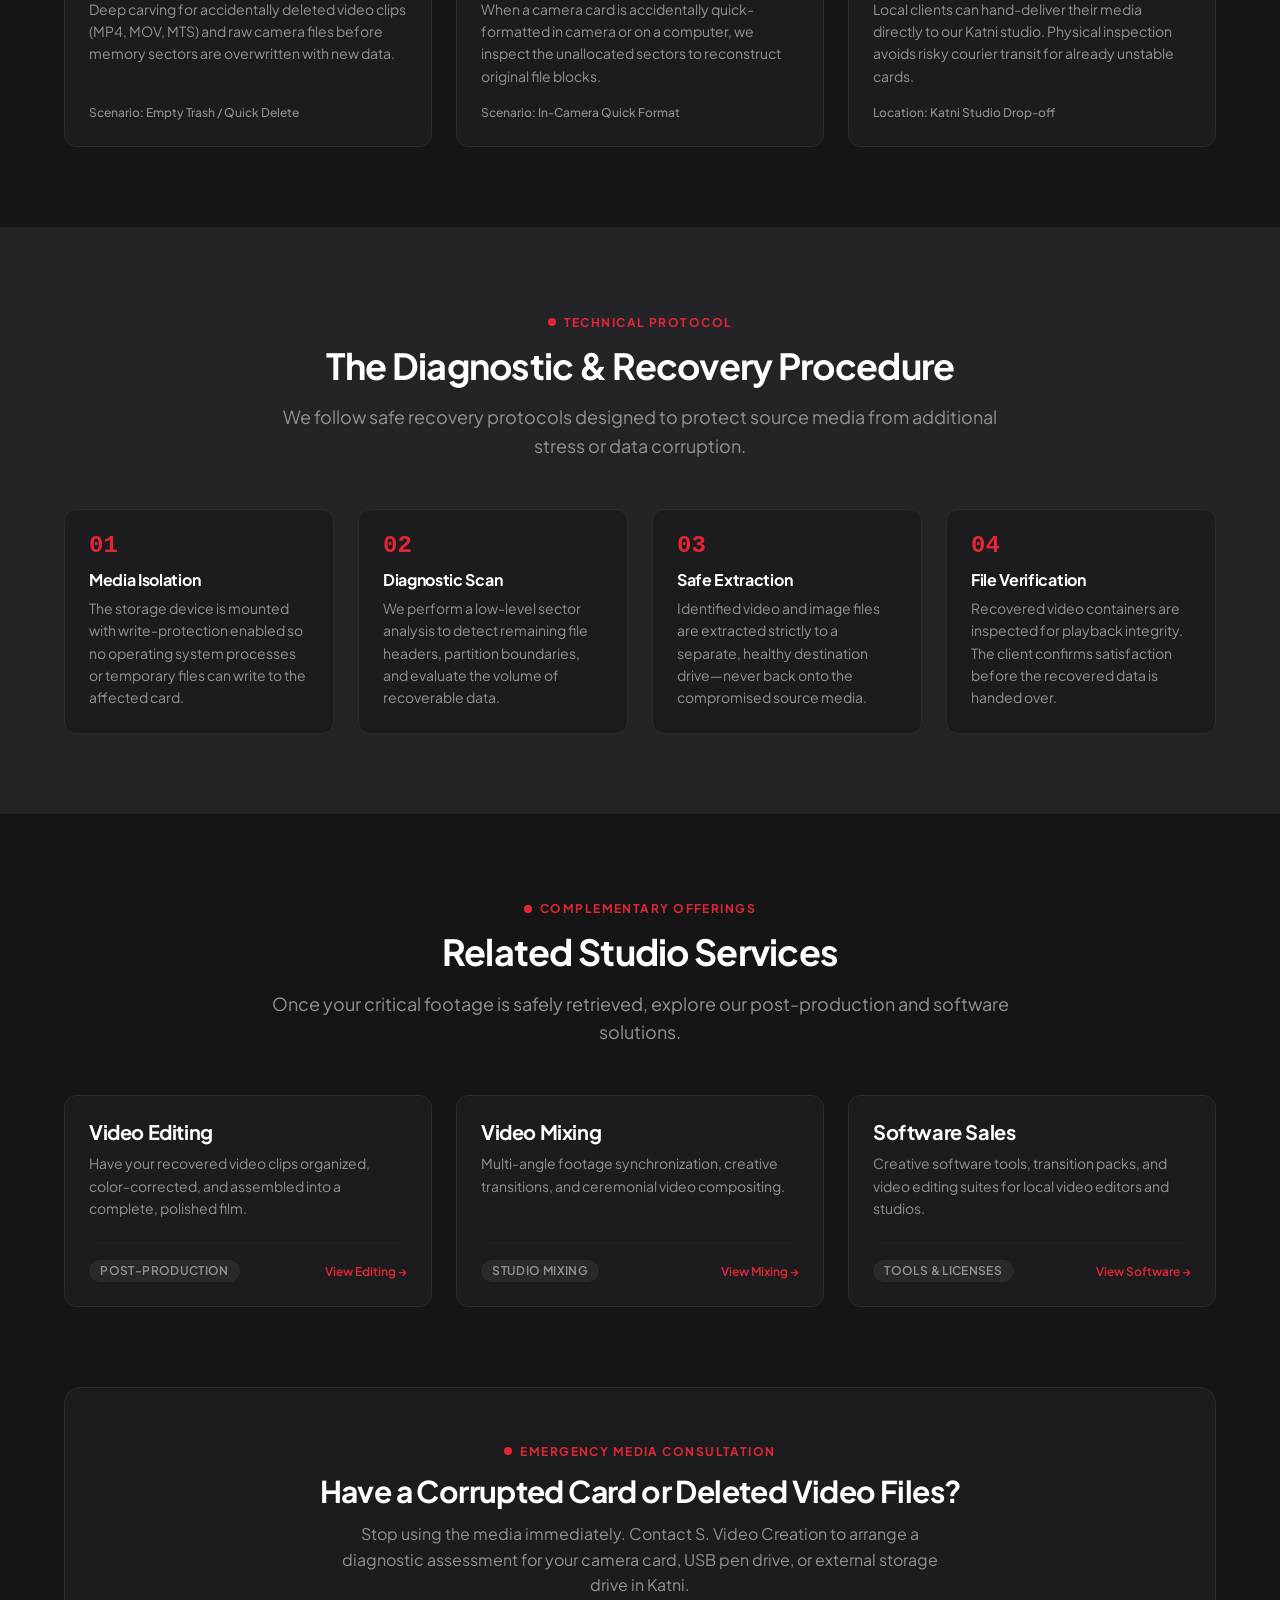
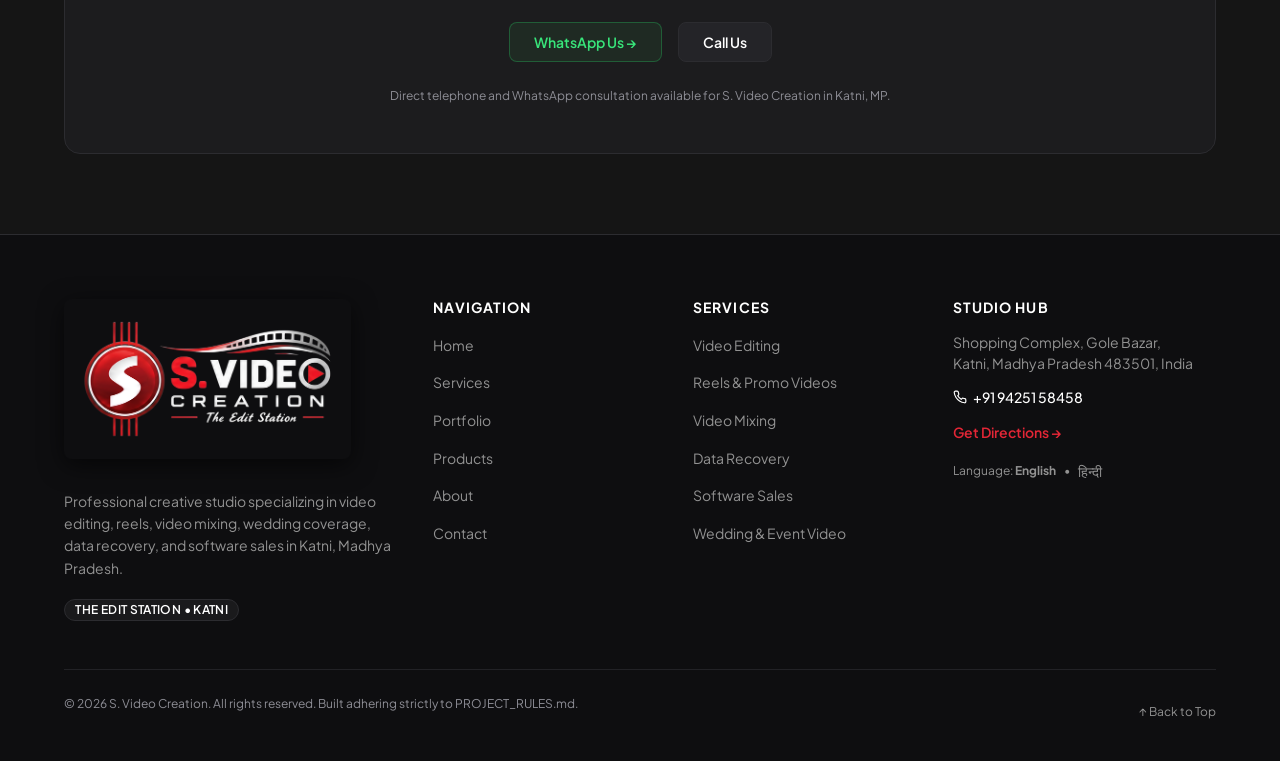
<file: services/data-recovery/index.html>
<!DOCTYPE html>
<html lang="en">

<head>
  <meta charset="UTF-8">
  <meta name="viewport" content="width=device-width, initial-scale=1.0">

  <!-- SEO Meta Tags -->
  <title>Storage Media &amp; Video Data Recovery | S. Video Creation Katni</title>
  <meta name="description"
    content="Dedicated technical recovery solutions for formatted, corrupted, or accidentally deleted video files, camera SD cards, and USB drives from S. Video Creation in Katni, MP.">
  <meta name="author" content="S. Video Creation">
  <meta name="robots" content="index, follow">

  <!-- Open Graph / Social Sharing -->
  <meta property="og:type" content="website">
  <meta property="og:title" content="Storage Media &amp; Video Data Recovery | S. Video Creation">
  <meta property="og:description"
    content="Diagnostic recovery evaluation for camera SD cards, external USB drives, and corrupted video files in Katni, MP.">
  <meta property="og:locale" content="en_IN">

  <!-- Multilingual SEO & Alternate Links -->
  <link rel="alternate" hreflang="en-IN" href="https://svideocreation.netlify.app/services/data-recovery/">
  <link rel="alternate" hreflang="hi-IN" href="https://svideocreation.netlify.app/hi/services/data-recovery/">
  <link rel="alternate" hreflang="x-default" href="https://svideocreation.netlify.app/services/data-recovery/">

  <!-- Google Fonts: Plus Jakarta Sans & Noto Sans Devanagari -->
  <link rel="preconnect" href="https://fonts.googleapis.com">
  <link rel="preconnect" href="https://fonts.gstatic.com" crossorigin>
  <link
    href="https://fonts.googleapis.com/css2?family=Noto+Sans+Devanagari:wght@400;600;700&family=Plus+Jakarta+Sans:wght@400;500;600;700;800&display=swap"
    rel="stylesheet">

  <!-- Stylesheet Hierarchy -->
  <link rel="stylesheet" href="../../css/tokens.css">
  <link rel="stylesheet" href="../../css/reset.css">
  <link rel="stylesheet" href="../../css/layout.css">
  <link rel="stylesheet" href="../../css/components.css">
  <link rel="stylesheet" href="../../css/pages.css">

  <!-- Deferred Interactive Script -->
  <script src="../../js/main.js" defer></script>
</head>

<body>
  <!-- Skip to Content Link for Accessibility -->
  <a href="#top" class="skip-to-content">Skip to content</a>

  <!-- ======================================================================
       Site Header
       ====================================================================== -->
  <header class="site-header" id="siteHeader">
    <div class="container header-inner">

      <!-- Official Brand Logo & Text Lockup -->
      <a href="../../" class="brand-logo-link" aria-label="S. Video Creation Home">
        <img src="../../assets/images/brand/s-video-creation-icon.png" alt="S. Video Creation Icon" class="brand-logo-img"
          width="808" height="616">
        <div class="brand-logo-content">
          <span class="brand-logo-text brand-logo-accent">S. VIDEO</span>
          <span class="brand-logo-text">CREATION</span>
        </div>
      </a>

      <!-- Desktop Primary Navigation -->
      <nav class="site-nav" aria-label="Main Navigation">
        <ul class="nav-list">
          <li><a href="../../" class="nav-link">Home</a></li>
          <li><a href="../" class="nav-link active" aria-current="page">Services</a></li>
          <li><a href="../../portfolio/" class="nav-link">Portfolio</a></li>
          <li><a href="../../products/" class="nav-link">Products</a></li>
          <li><a href="../../about/" class="nav-link">About</a></li>
          <li><a href="../../contact/" class="nav-link">Contact</a></li>
        </ul>
      </nav>

      <!-- Header Action Items: Language Switcher & Contact CTA -->
      <div class="header-actions">
        <div class="lang-switcher" aria-label="Language selector">
          <span class="lang-btn active" title="Current language: English" aria-current="true">EN</span>
          <a href="../../hi/services/data-recovery/" class="lang-btn" title="हिन्दी संस्करण">HI</a>
        </div>

        <a href="../../contact/" class="btn btn-primary btn-sm">Enquire Now</a>

        <!-- Mobile Menu Toggle Button -->
        <button class="menu-toggle" id="menuToggle" aria-expanded="false" aria-controls="mobileNavDrawer"
          aria-label="Open menu">
          <span class="menu-toggle-bar"></span>
          <span class="menu-toggle-bar"></span>
          <span class="menu-toggle-bar"></span>
        </button>
      </div>

    </div>
  </header>

  <!-- Mobile Navigation Drawer -->
  <nav class="mobile-nav-drawer" id="mobileNavDrawer" aria-hidden="true" aria-label="Mobile Navigation">
    <ul class="mobile-nav-list">
      <li><a href="../../" class="mobile-nav-link">Home</a></li>
      <li><a href="../" class="mobile-nav-link active" aria-current="page">Services</a></li>
      <li><a href="../../portfolio/" class="mobile-nav-link">Portfolio</a></li>
      <li><a href="../../products/" class="mobile-nav-link">Products &amp; Software</a></li>
      <li><a href="../../about/" class="mobile-nav-link">About the Studio</a></li>
      <li><a href="../../contact/" class="mobile-nav-link">Contact &amp; Location</a></li>
    </ul>

    <div class="mobile-nav-footer">
      <div class="lang-switcher" style="align-self: flex-start;">
        <span class="lang-btn active" aria-current="true">English</span>
        <a href="../../hi/services/data-recovery/" class="lang-btn" style="text-decoration: none;">हिन्दी</a>
      </div>
      <a href="https://wa.me/919425158458?text=Hi%20S.%20Video%20Creation%2C%20I%27d%20like%20to%20enquire%20about%20your%20data%20recovery%20services." target="_blank" rel="noopener noreferrer" class="btn btn-whatsapp">WhatsApp Us</a>
      <a href="tel:+919425158458" class="btn btn-secondary">Call: +91 94251 58458</a>
    </div>
  </nav>

  <!-- ======================================================================
       Main Content Landmark
       ====================================================================== -->
  <main id="top">

    <!-- Subpage Hero & Breadcrumbs -->
    <section class="subpage-hero" aria-labelledby="dataRecoveryTitle">
      <div class="container">

        <!-- Breadcrumb Navigation -->
        <nav class="breadcrumbs" aria-label="Breadcrumbs">
          <ol class="breadcrumbs-list">
            <li class="breadcrumbs-item"><a href="../../">Home</a></li>
            <li class="breadcrumbs-separator" aria-hidden="true">&rsaquo;</li>
            <li class="breadcrumbs-item"><a href="../">Services</a></li>
            <li class="breadcrumbs-separator" aria-hidden="true">&rsaquo;</li>
            <li class="breadcrumbs-item" aria-current="page">Data Recovery</li>
          </ol>
        </nav>

        <div class="hero-badge-wrapper" style="text-align: left;">
          <span class="hero-location-badge">
            <span class="hero-location-dot"></span>
            Service Vertical 04 &bull; Technical Media Support
          </span>
        </div>

        <h1 id="dataRecoveryTitle" class="subpage-hero-title">
          Storage Media &amp; <span class="hero-headline-highlight">Data Recovery</span> Services
        </h1>

        <p class="subpage-hero-lead">
          Accidental deletions, card read errors, or formatted media can put irreplaceable ceremony footage and creative
          projects at risk. S. Video Creation offers dedicated diagnostic evaluation and extraction services for camera
          SD cards, external hard drives, and flash drives in Katni.
        </p>

        <div class="subpage-hero-actions">
          <a href="#advisoryNotice" class="btn btn-primary">Read Advisory &amp; Diagnostic Scope &darr;</a>
          <a href="https://wa.me/919425158458?text=Hi%20S.%20Video%20Creation%2C%20I%27d%20like%20to%20enquire%20about%20your%20data%20recovery%20services." target="_blank" rel="noopener noreferrer" class="btn btn-secondary">Consult for Recovery</a>
        </div>

        <div class="subpage-badge-row">
          <span class="hero-pill-label">Key Highlights:</span>
          <span class="hero-pill">Camera SD &amp; MicroSD Cards</span>
          <span class="hero-pill">External USB Hard Drives</span>
          <span class="hero-pill">Formatted &amp; Deleted Files</span>
          <span class="hero-pill">Diagnostic Assessment First</span>
          <span class="hero-pill">In-Person Studio Intake (Katni)</span>
        </div>

      </div>
    </section>

    <!-- Important Technical Advisory Notice (Per PROJECT_RULES.md) -->
    <section class="section" id="advisoryNotice" style="padding-bottom: 0;">
      <div class="container">
        <div class="advisory-box" role="note" aria-labelledby="advisoryBoxHeading">
          <h2 id="advisoryBoxHeading" class="advisory-box-title">
            <svg width="20" height="20" viewBox="0 0 24 24" fill="none" stroke="var(--color-brand-red)" stroke-width="2"
              stroke-linecap="round" stroke-linejoin="round" aria-hidden="true">
              <circle cx="12" cy="12" r="10"></circle>
              <line x1="12" y1="8" x2="12" y2="12"></line>
              <line x1="12" y1="16" x2="12.01" y2="16"></line>
            </svg>
            Important Technical Notice Regarding Data Recovery
          </h2>
          <p class="advisory-box-desc">
            Data recovery feasibility depends directly on the physical integrity of the storage media and whether
            deleted sectors have been overwritten by new files. <strong>Please stop writing new files or taking new photos
            on the affected card or drive immediately.</strong> Continuing to use the card or running unverified consumer
            utilities may cause permanent data loss. We perform an initial diagnostic intake to assess recovery viability;
            however, recovery cannot be guaranteed for physically degraded, damaged, or overwritten storage media.
          </p>
        </div>
      </div>
    </section>

    <!-- Supported Media & Capabilities Section -->
    <section class="section" id="capabilities" aria-labelledby="capabilitiesTitle">
      <div class="container">

        <div class="section-header section-header--center">
          <span class="section-eyebrow">Diagnostic Scope</span>
          <h2 id="capabilitiesTitle" class="section-title">Common Recovery Scenarios &amp; Media Types</h2>
          <p class="section-description">
            We evaluate logical read issues, accidental format incidents, and missing directory structures across
            standard consumer and camera media.
          </p>
        </div>

        <div class="use-cases-grid">

          <!-- 1. Camera SD Cards -->
          <article class="use-case-card">
            <div class="use-case-card-icon" aria-hidden="true">
              <svg width="22" height="22" viewBox="0 0 24 24" fill="none" stroke="currentColor" stroke-width="2"
                stroke-linecap="round" stroke-linejoin="round">
                <rect x="4" y="2" width="16" height="20" rx="2"></rect>
                <line x1="8" y1="6" x2="8" y2="6.01"></line>
                <line x1="12" y1="6" x2="12" y2="6.01"></line>
                <line x1="16" y1="6" x2="16" y2="6.01"></line>
              </svg>
            </div>
            <h3 class="use-case-card-title">Camera SD &amp; MicroSD Cards</h3>
            <p class="use-case-card-desc">
              Evaluation of SD cards from mirrorless cameras, DSLRs, and handheld recorders showing "Card Cannot Be Read"
              or "Need to Format" warnings after shoots.
            </p>
            <span class="use-case-card-tag">Media: SDHC, SDXC &amp; MicroSD</span>
          </article>

          <!-- 2. External USB Hard Drives -->
          <article class="use-case-card">
            <div class="use-case-card-icon" aria-hidden="true">
              <svg width="22" height="22" viewBox="0 0 24 24" fill="none" stroke="currentColor" stroke-width="2"
                stroke-linecap="round" stroke-linejoin="round">
                <rect x="2" y="6" width="20" height="12" rx="2"></rect>
                <circle cx="6" cy="12" r="1"></circle>
                <line x1="10" y1="12" x2="18" y2="12"></line>
              </svg>
            </div>
            <h3 class="use-case-card-title">External USB Hard Drives</h3>
            <p class="use-case-card-desc">
              Assessment of portable USB hard drives containing project backups where file partitions have become
              unallocated, RAW, or accidentally cleared.
            </p>
            <span class="use-case-card-tag">Media: Portable USB 3.0/Type-C HDDs</span>
          </article>

          <!-- 3. USB Flash Drives -->
          <article class="use-case-card">
            <div class="use-case-card-icon" aria-hidden="true">
              <svg width="22" height="22" viewBox="0 0 24 24" fill="none" stroke="currentColor" stroke-width="2"
                stroke-linecap="round" stroke-linejoin="round">
                <path d="M6 10H4a2 2 0 0 0-2 2v7a2 2 0 0 0 2 2h16a2 2 0 0 0 2-2v-7a2 2 0 0 0-2-2h-2"></path>
                <rect x="6" y="3" width="12" height="7"></rect>
              </svg>
            </div>
            <h3 class="use-case-card-title">USB Flash &amp; Pen Drives</h3>
            <p class="use-case-card-desc">
              Scanning flash drives experiencing corrupted file allocation tables (FAT/exFAT), unreadable directories, or
              abrupt disconnection errors during transfers.
            </p>
            <span class="use-case-card-tag">Media: Standard USB Flash Drives</span>
          </article>

          <!-- 4. Accidental Deletion Recovery -->
          <article class="use-case-card">
            <div class="use-case-card-icon" aria-hidden="true">
              <svg width="22" height="22" viewBox="0 0 24 24" fill="none" stroke="currentColor" stroke-width="2"
                stroke-linecap="round" stroke-linejoin="round">
                <polyline points="3 6 5 6 21 6"></polyline>
                <path d="M19 6v14a2 2 0 0 1-2 2H7a2 2 0 0 1-2-2V6m3 0V4a2 2 0 0 1 2-2h4a2 2 0 0 1 2 2v2"></path>
              </svg>
            </div>
            <h3 class="use-case-card-title">Accidental File Deletion</h3>
            <p class="use-case-card-desc">
              Deep carving for accidentally deleted video clips (MP4, MOV, MTS) and raw camera files before memory sectors
              are overwritten with new data.
            </p>
            <span class="use-case-card-tag">Scenario: Empty Trash / Quick Delete</span>
          </article>

          <!-- 5. Formatted Partition Carving -->
          <article class="use-case-card">
            <div class="use-case-card-icon" aria-hidden="true">
              <svg width="22" height="22" viewBox="0 0 24 24" fill="none" stroke="currentColor" stroke-width="2"
                stroke-linecap="round" stroke-linejoin="round">
                <circle cx="12" cy="12" r="10"></circle>
                <line x1="4.93" y1="4.93" x2="19.07" y2="19.07"></line>
              </svg>
            </div>
            <h3 class="use-case-card-title">Quick-Formatted Cards</h3>
            <p class="use-case-card-desc">
              When a camera card is accidentally quick-formatted in camera or on a computer, we inspect the unallocated
              sectors to reconstruct original file blocks.
            </p>
            <span class="use-case-card-tag">Scenario: In-Camera Quick Format</span>
          </article>

          <!-- 6. In-Person Studio Intake in Katni -->
          <article class="use-case-card">
            <div class="use-case-card-icon" aria-hidden="true">
              <svg width="22" height="22" viewBox="0 0 24 24" fill="none" stroke="currentColor" stroke-width="2"
                stroke-linecap="round" stroke-linejoin="round">
                <path d="M21 10c0 7-9 13-9 13s-9-6-9-13a9 9 0 0 1 18 0z"></path>
                <circle cx="12" cy="10" r="3"></circle>
              </svg>
            </div>
            <h3 class="use-case-card-title">Direct Studio Intake (Katni)</h3>
            <p class="use-case-card-desc">
              Local clients can hand-deliver their media directly to our Katni studio. Physical inspection avoids risky
              courier transit for already unstable cards.
            </p>
            <span class="use-case-card-tag">Location: Katni Studio Drop-off</span>
          </article>

        </div>

      </div>
    </section>

    <!-- Diagnostic Workflow Process Section -->
    <section class="section" style="background-color: var(--color-bg-surface-elevated);" aria-labelledby="recoveryWorkflowHeading">
      <div class="container">

        <div class="section-header section-header--center">
          <span class="section-eyebrow">Technical Protocol</span>
          <h2 id="recoveryWorkflowHeading" class="section-title">The Diagnostic &amp; Recovery Procedure</h2>
          <p class="section-description">
            We follow safe recovery protocols designed to protect source media from additional stress or data corruption.
          </p>
        </div>

        <div class="process-grid">

          <div class="process-card">
            <span class="process-step-num">01</span>
            <h3 class="process-step-title">Media Isolation</h3>
            <p class="process-step-desc">
              The storage device is mounted with write-protection enabled so no operating system processes or temporary
              files can write to the affected card.
            </p>
          </div>

          <div class="process-card">
            <span class="process-step-num">02</span>
            <h3 class="process-step-title">Diagnostic Scan</h3>
            <p class="process-step-desc">
              We perform a low-level sector analysis to detect remaining file headers, partition boundaries, and evaluate
              the volume of recoverable data.
            </p>
          </div>

          <div class="process-card">
            <span class="process-step-num">03</span>
            <h3 class="process-step-title">Safe Extraction</h3>
            <p class="process-step-desc">
              Identified video and image files are extracted strictly to a separate, healthy destination drive—never back
              onto the compromised source media.
            </p>
          </div>

          <div class="process-card">
            <span class="process-step-num">04</span>
            <h3 class="process-step-title">File Verification</h3>
            <p class="process-step-desc">
              Recovered video containers are inspected for playback integrity. The client confirms satisfaction before
              the recovered data is handed over.
            </p>
          </div>

        </div>

      </div>
    </section>

    <!-- Related Services Section -->
    <section class="section" aria-labelledby="relatedServicesTitle">
      <div class="container">

        <div class="section-header section-header--center">
          <span class="section-eyebrow">Complementary Offerings</span>
          <h2 id="relatedServicesTitle" class="section-title">Related Studio Services</h2>
          <p class="section-description">
            Once your critical footage is safely retrieved, explore our post-production and software solutions.
          </p>
        </div>

        <div class="related-services-grid">

          <!-- Related 1: Video Editing -->
          <article class="card service-card">
            <div class="service-card-top">
              <h3 class="service-card-title">Video Editing</h3>
              <p class="service-card-desc">
                Have your recovered video clips organized, color-corrected, and assembled into a complete, polished film.
              </p>
            </div>
            <div class="service-card-footer">
              <span class="badge badge-neutral">Post-Production</span>
              <a href="../video-editing/" class="service-card-action">View Editing &rarr;</a>
            </div>
          </article>

          <!-- Related 2: Video Mixing -->
          <article class="card service-card">
            <div class="service-card-top">
              <h3 class="service-card-title">Video Mixing</h3>
              <p class="service-card-desc">
                Multi-angle footage synchronization, creative transitions, and ceremonial video compositing.
              </p>
            </div>
            <div class="service-card-footer">
              <span class="badge badge-neutral">Studio Mixing</span>
              <a href="../video-mixing/" class="service-card-action">View Mixing &rarr;</a>
            </div>
          </article>

          <!-- Related 3: Software Sales -->
          <article class="card service-card">
            <div class="service-card-top">
              <h3 class="service-card-title">Software Sales</h3>
              <p class="service-card-desc">
                Creative software tools, transition packs, and video editing suites for local video editors and
                studios.
              </p>
            </div>
            <div class="service-card-footer">
              <span class="badge badge-neutral">Tools &amp; Licenses</span>
              <a href="../software-sales/" class="service-card-action">View Software &rarr;</a>
            </div>
          </article>

        </div>

      </div>
    </section>

    <!-- Service Enquiry CTA Banner -->
    <section class="section" style="padding-top: 0;" aria-labelledby="ctaBannerTitle">
      <div class="container">
        <div class="service-cta-banner">
          <span class="section-eyebrow">Emergency Media Consultation</span>
          <h2 id="ctaBannerTitle" class="service-cta-banner-title">
            Have a Corrupted Card or Deleted Video Files?
          </h2>
          <p class="service-cta-banner-desc">
            Stop using the media immediately. Contact S. Video Creation to arrange a diagnostic assessment for your camera
            card, USB pen drive, or external storage drive in Katni.
          </p>
          <div class="service-cta-actions">
            <a href="https://wa.me/919425158458?text=Hi%20S.%20Video%20Creation%2C%20I%27d%20like%20to%20enquire%20about%20your%20data%20recovery%20services."
              target="_blank" rel="noopener noreferrer" class="btn btn-whatsapp">
              WhatsApp Us &rarr;
            </a>
            <a href="tel:+919425158458" class="btn btn-secondary">
              Call Us
            </a>
          </div>
          <p class="contact-disclaimer" style="margin-top: var(--space-6); margin-bottom: 0;">
            Direct telephone and WhatsApp consultation available for S. Video Creation in Katni, MP.
          </p>
        </div>
      </div>
    </section>

  </main>

  <!-- ======================================================================
       Site Footer
       ====================================================================== -->
  <footer class="site-footer">
    <div class="container">

      <div class="footer-top">

        <!-- Brand & Studio Brief -->
        <div>
          <a href="../../" class="brand-logo-link brand-logo-link--footer"
            aria-label="S. Video Creation - The Edit Station Home">
            <img src="../../assets/images/brand/s-video-creation-horizontal-opt.png"
              alt="S. Video Creation — The Edit Station" class="brand-logo-img brand-logo-img--footer" width="2752"
              height="1536" loading="lazy">
          </a>
          <p class="footer-meta-text">
            Professional creative studio specializing in video editing, reels, video mixing, wedding coverage, data
            recovery, and software sales in Katni, Madhya Pradesh.
          </p>
          <span class="badge" style="background-color: rgba(255, 255, 255, 0.05); color: var(--color-brand-white); border: 1px solid var(--color-border);">The Edit Station &bull; Katni</span>
        </div>

        <!-- Quick Links -->
        <div>
          <h3 class="footer-col-title">Navigation</h3>
          <ul class="footer-links">
            <li><a href="../../" class="footer-link">Home</a></li>
            <li><a href="../" class="footer-link">Services</a></li>
            <li><a href="../../portfolio/" class="footer-link">Portfolio</a></li>
            <li><a href="../../products/" class="footer-link">Products</a></li>
            <li><a href="../../about/" class="footer-link">About</a></li>
            <li><a href="../../contact/" class="footer-link">Contact</a></li>
          </ul>
        </div>

        <!-- Confirmed Services -->
        <div>
          <h3 class="footer-col-title">Services</h3>
          <ul class="footer-links">
            <li><a href="../video-editing/" class="footer-link">Video Editing</a></li>
            <li><a href="../reels-promotional-videos/" class="footer-link">Reels &amp; Promo Videos</a></li>
            <li><a href="../video-mixing/" class="footer-link">Video Mixing</a></li>
            <li><a href="./" class="footer-link">Data Recovery</a></li>
            <li><a href="../software-sales/" class="footer-link">Software Sales</a></li>
            <li><a href="../wedding-event-video/" class="footer-link">Wedding &amp; Event Video</a></li>
          </ul>
        </div>

        <!-- Regional & Contact Information -->
        <div>
          <h3 class="footer-col-title">Studio Hub</h3>
          <p class="footer-meta-text" style="line-height: 1.5; margin-bottom: var(--space-3);">
            Shopping Complex, Gole Bazar,<br>
            Katni, Madhya Pradesh 483501, India
          </p>
          <p class="footer-meta-text" style="margin-bottom: var(--space-3);">
            <a href="tel:+919425158458" class="footer-link" style="display: inline-flex; align-items: center; gap: 6px; color: var(--color-brand-white); font-weight: var(--font-weight-medium);">
              <svg width="14" height="14" viewBox="0 0 24 24" fill="none" stroke="currentColor" stroke-width="2" stroke-linecap="round" stroke-linejoin="round" aria-hidden="true"><path d="M22 16.92v3a2 2 0 0 1-2.18 2 19.79 19.79 0 0 1-8.63-3.07 19.5 19.5 0 0 1-6-6 19.79 19.79 0 0 1-3.07-8.67A2 2 0 0 1 4.11 2h3a2 2 0 0 1 2 1.72 12.84 12.84 0 0 0 .7 2.81 2 2 0 0 1-.45 2.11L8.09 9.91a16 16 0 0 0 6 6l1.27-1.27a2 2 0 0 1 2.11-.45 12.84 12.84 0 0 0 2.81.7A2 2 0 0 1 22 16.92z"></path></svg>
              +91 94251 58458
            </a>
          </p>
          <p class="footer-meta-text" style="margin-bottom: var(--space-4);">
            <a href="https://www.google.com/maps/dir//S.+Video+Creation,+Shopping+Complex,+Gole+Bazar,+Katni,+Madhya+Pradesh+483501/@23.8358531,80.3942008,17z/data=!4m17!1m7!3m6!1s0x398161da4b9945b7:0x40d4fdf375a88126!2sS.+Video+Creation!8m2!3d23.8358482!4d80.3967757!16s%2Fg%2F11g81qvw8_!4m8!1m0!1m5!1m1!1s0x398161da4b9945b7:0x40d4fdf375a88126!2m2!1d80.3967757!2d23.8358482!3e2?hl=en-IN&amp;entry=ttu&amp;g_ep=EgoyMDI2MTAyMC4wIKXMDSoASAFQAw%3D%3D" target="_blank" rel="noopener noreferrer" class="footer-link" style="color: var(--color-brand-red); font-weight: var(--font-weight-semibold);">
              Get Directions &rarr;
            </a>
          </p>
          <div class="footer-lang-status">
            <span>Language: <strong>English</strong></span>
            <span>&bull;</span>
            <a href="../../hi/services/data-recovery/" class="footer-link">हिन्दी</a>
          </div>
        </div>

      </div>

      <!-- Footer Bottom -->
      <div class="footer-bottom">
        <p class="footer-copyright">
          &copy; 2026 S. Video Creation. All rights reserved. Built adhering strictly to PROJECT_RULES.md.
        </p>
        <div class="footer-lang-status">
          <a href="#top" class="footer-link" style="font-size: var(--text-xs);">&uarr; Back to Top</a>
        </div>
      </div>

    </div>
  </footer>

</body>

</html>
</file>
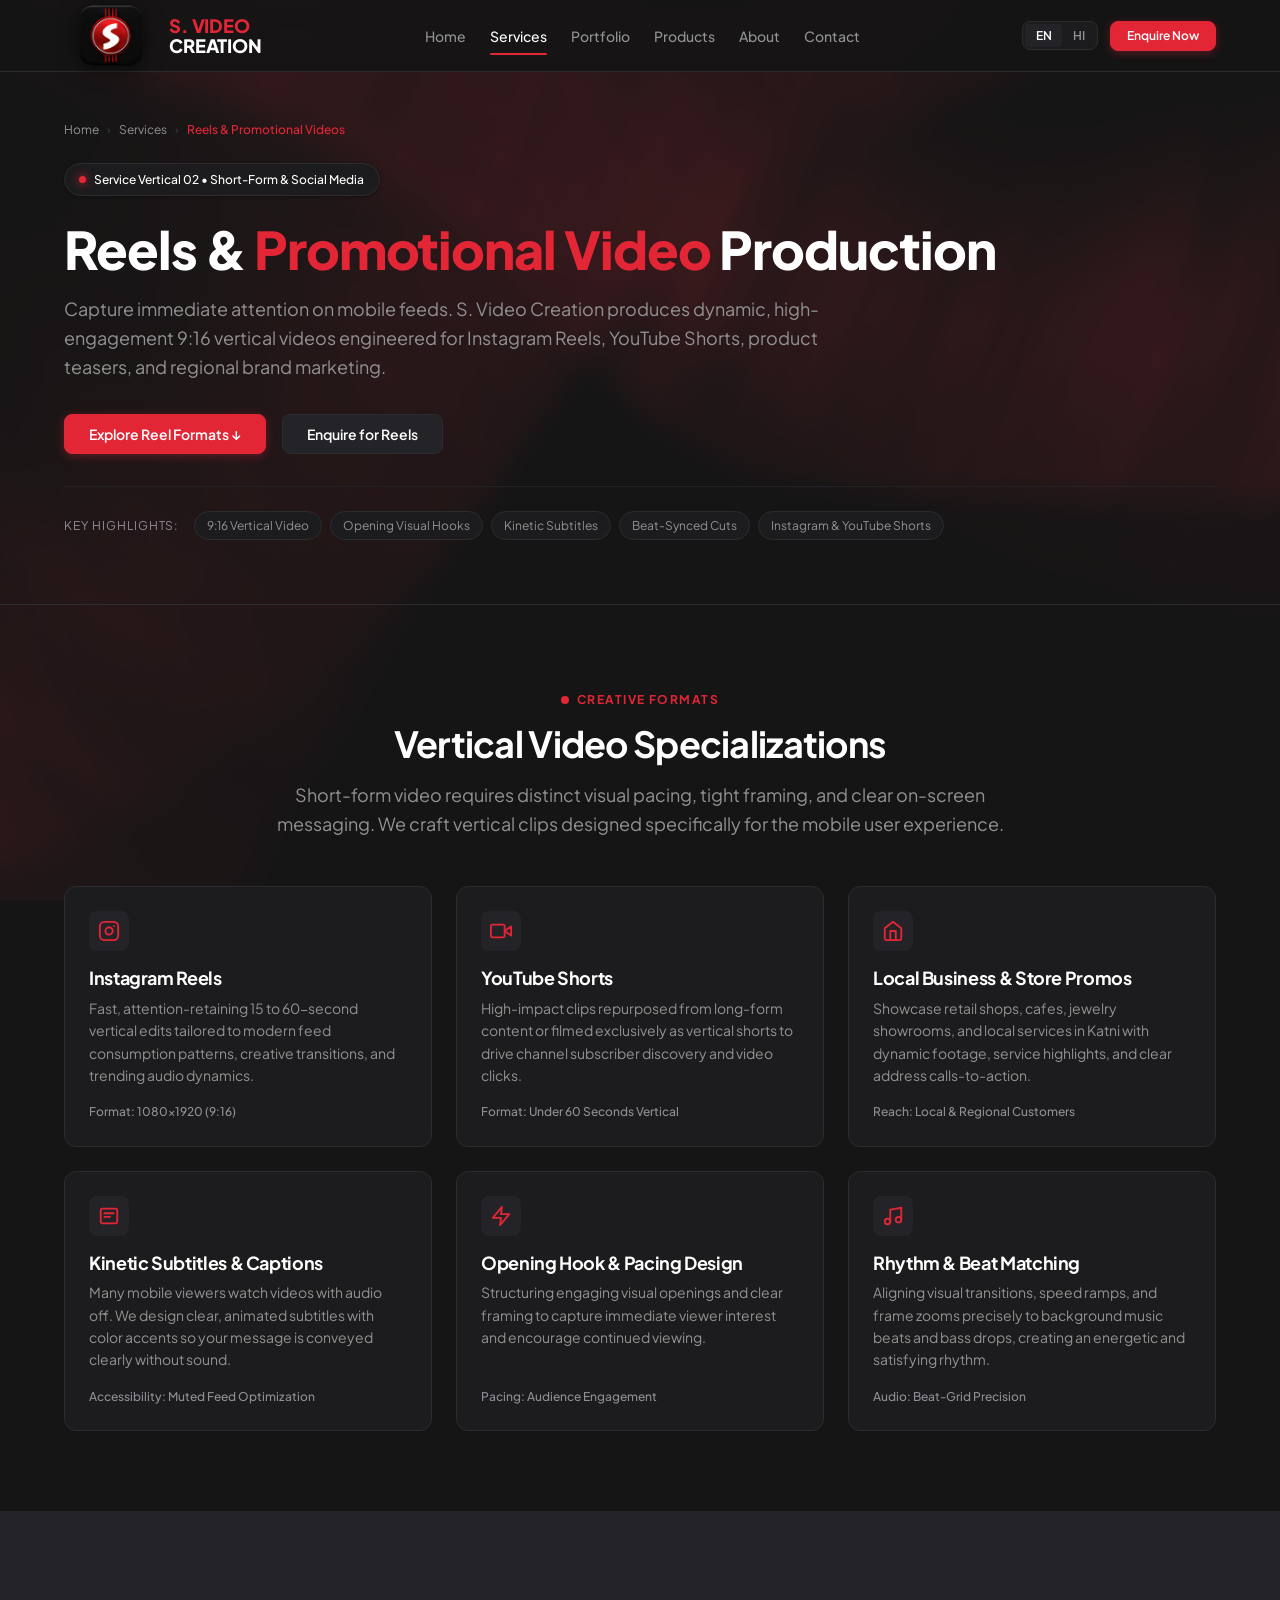
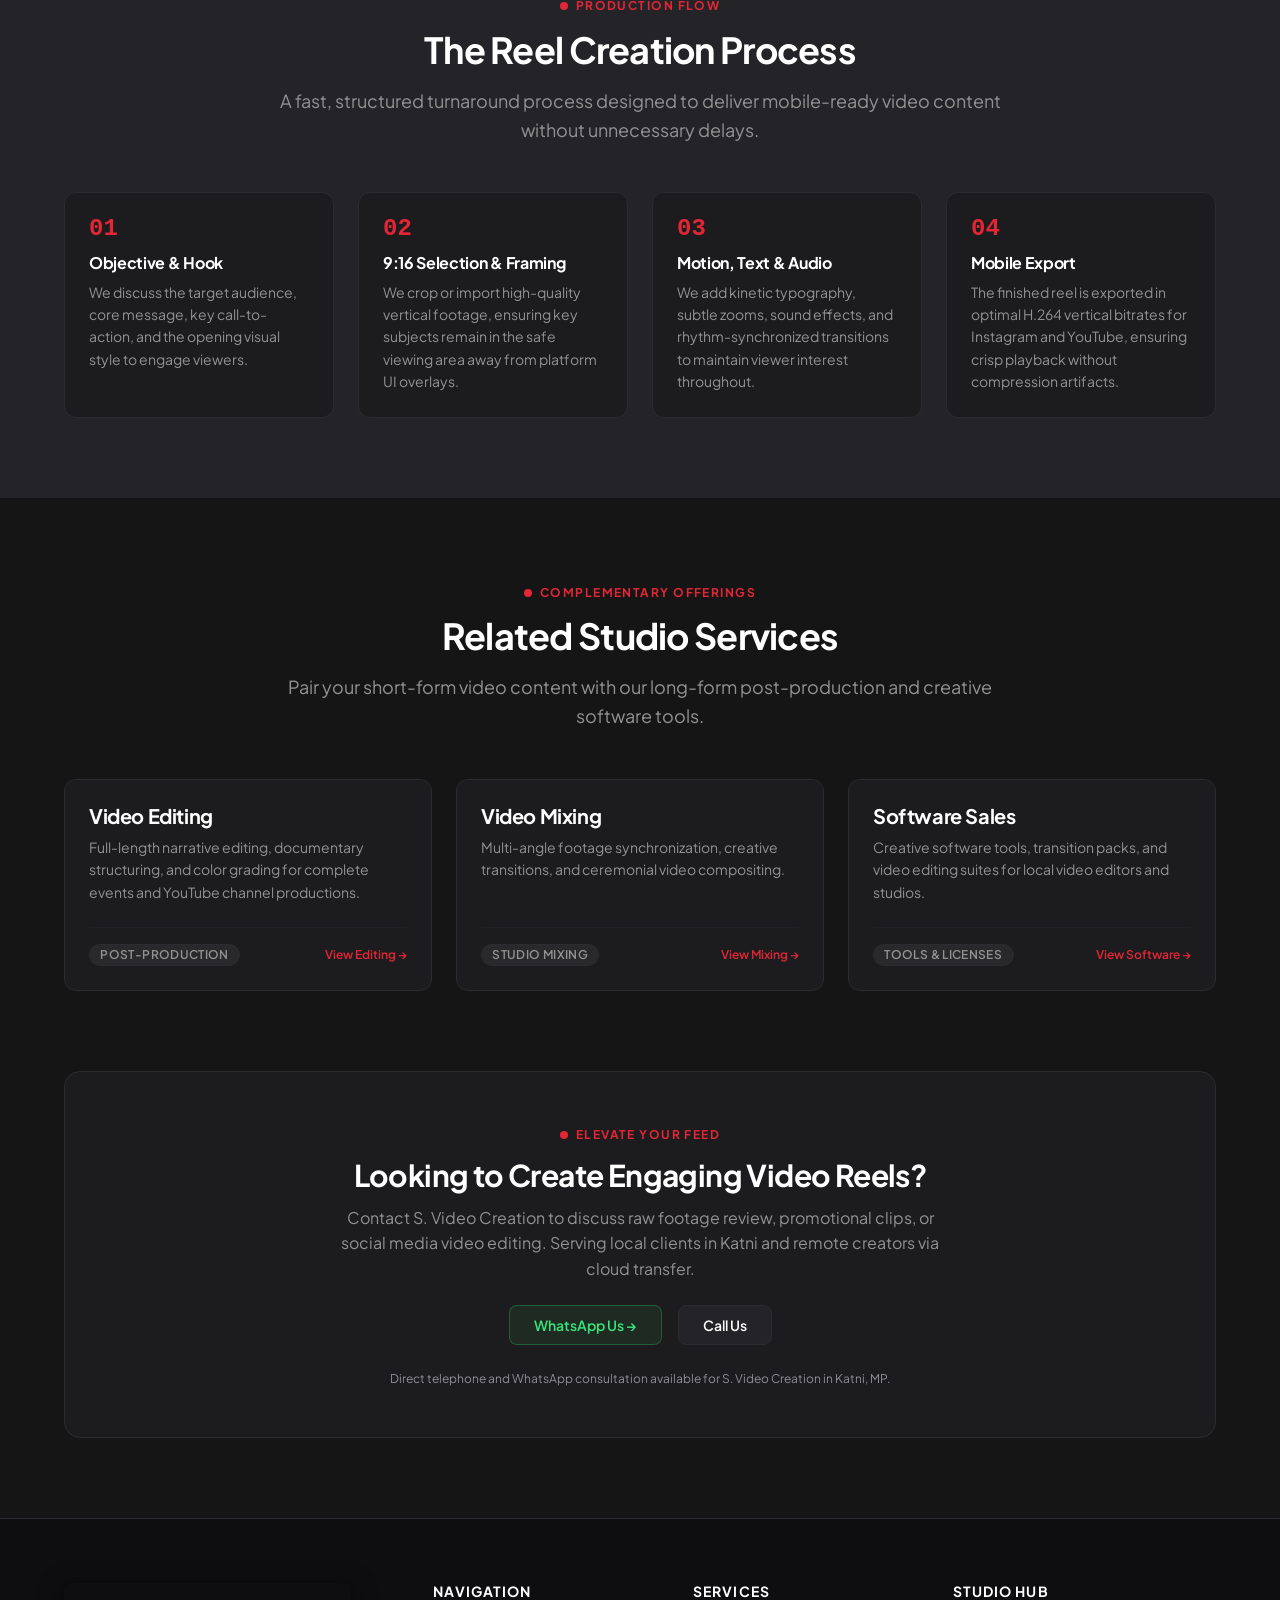
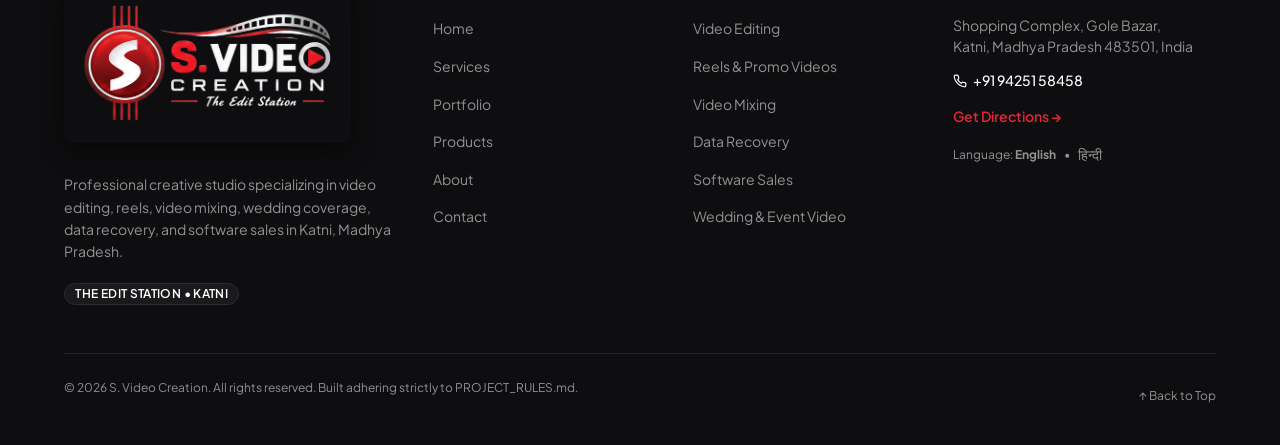
<file: services/reels-promotional-videos/index.html>
<!DOCTYPE html>
<html lang="en">

<head>
  <meta charset="UTF-8">
  <meta name="viewport" content="width=device-width, initial-scale=1.0">

  <!-- SEO Meta Tags -->
  <title>Reels &amp; Promotional Video Production | S. Video Creation Katni</title>
  <meta name="description"
    content="Engaging 9:16 vertical video editing, Instagram Reels, YouTube Shorts, dynamic subtitles, and business promotional clips from S. Video Creation Katni.">
  <meta name="author" content="S. Video Creation">
  <meta name="robots" content="index, follow">

  <!-- Open Graph / Social Sharing -->
  <meta property="og:type" content="website">
  <meta property="og:title" content="Reels &amp; Promotional Video Production | S. Video Creation">
  <meta property="og:description"
    content="Vertical video editing, opening hook design, subtitles, and promotional clips based in Katni, MP.">
  <meta property="og:locale" content="en_IN">

  <!-- Multilingual SEO & Alternate Links -->
  <link rel="alternate" hreflang="en-IN" href="https://svideocreation.netlify.app/services/reels-promotional-videos/">
  <link rel="alternate" hreflang="hi-IN" href="https://svideocreation.netlify.app/hi/services/reels-promotional-videos/">
  <link rel="alternate" hreflang="x-default" href="https://svideocreation.netlify.app/services/reels-promotional-videos/">

  <!-- Google Fonts: Plus Jakarta Sans & Noto Sans Devanagari -->
  <link rel="preconnect" href="https://fonts.googleapis.com">
  <link rel="preconnect" href="https://fonts.gstatic.com" crossorigin>
  <link
    href="https://fonts.googleapis.com/css2?family=Noto+Sans+Devanagari:wght@400;600;700&family=Plus+Jakarta+Sans:wght@400;500;600;700;800&display=swap"
    rel="stylesheet">

  <!-- Stylesheet Hierarchy -->
  <link rel="stylesheet" href="../../css/tokens.css">
  <link rel="stylesheet" href="../../css/reset.css">
  <link rel="stylesheet" href="../../css/layout.css">
  <link rel="stylesheet" href="../../css/components.css">
  <link rel="stylesheet" href="../../css/pages.css">

  <!-- Deferred Interactive Script -->
  <script src="../../js/main.js" defer></script>
</head>

<body>
  <!-- Skip to Content Link for Accessibility -->
  <a href="#top" class="skip-to-content">Skip to content</a>

  <!-- ======================================================================
       Site Header
       ====================================================================== -->
  <header class="site-header" id="siteHeader">
    <div class="container header-inner">

      <!-- Official Brand Logo & Text Lockup -->
      <a href="../../" class="brand-logo-link" aria-label="S. Video Creation Home">
        <img src="../../assets/images/brand/s-video-creation-icon.png" alt="S. Video Creation Icon" class="brand-logo-img"
          width="808" height="616">
        <div class="brand-logo-content">
          <span class="brand-logo-text brand-logo-accent">S. VIDEO</span>
          <span class="brand-logo-text">CREATION</span>
        </div>
      </a>

      <!-- Desktop Primary Navigation -->
      <nav class="site-nav" aria-label="Main Navigation">
        <ul class="nav-list">
          <li><a href="../../" class="nav-link">Home</a></li>
          <li><a href="../" class="nav-link active" aria-current="page">Services</a></li>
          <li><a href="../../portfolio/" class="nav-link">Portfolio</a></li>
          <li><a href="../../products/" class="nav-link">Products</a></li>
          <li><a href="../../about/" class="nav-link">About</a></li>
          <li><a href="../../contact/" class="nav-link">Contact</a></li>
        </ul>
      </nav>

      <!-- Header Action Items: Language Switcher & Contact CTA -->
      <div class="header-actions">
        <div class="lang-switcher" aria-label="Language selector">
          <span class="lang-btn active" title="Current language: English" aria-current="true">EN</span>
          <a href="../../hi/services/reels-promotional-videos/" class="lang-btn" title="हिन्दी संस्करण">HI</a>
        </div>

        <a href="../../contact/" class="btn btn-primary btn-sm">Enquire Now</a>

        <!-- Mobile Menu Toggle Button -->
        <button class="menu-toggle" id="menuToggle" aria-expanded="false" aria-controls="mobileNavDrawer"
          aria-label="Open menu">
          <span class="menu-toggle-bar"></span>
          <span class="menu-toggle-bar"></span>
          <span class="menu-toggle-bar"></span>
        </button>
      </div>

    </div>
  </header>

  <!-- Mobile Navigation Drawer -->
  <nav class="mobile-nav-drawer" id="mobileNavDrawer" aria-hidden="true" aria-label="Mobile Navigation">
    <ul class="mobile-nav-list">
      <li><a href="../../" class="mobile-nav-link">Home</a></li>
      <li><a href="../" class="mobile-nav-link active" aria-current="page">Services</a></li>
      <li><a href="../../portfolio/" class="mobile-nav-link">Portfolio</a></li>
      <li><a href="../../products/" class="mobile-nav-link">Products &amp; Software</a></li>
      <li><a href="../../about/" class="mobile-nav-link">About the Studio</a></li>
      <li><a href="../../contact/" class="mobile-nav-link">Contact &amp; Location</a></li>
    </ul>

    <div class="mobile-nav-footer">
      <div class="lang-switcher" style="align-self: flex-start;">
        <span class="lang-btn active" aria-current="true">English</span>
        <a href="../../hi/services/reels-promotional-videos/" class="lang-btn" style="text-decoration: none;">हिन्दी</a>
      </div>
      <a href="https://wa.me/919425158458?text=Hi%20S.%20Video%20Creation%2C%20I%27d%20like%20to%20enquire%20about%20your%20reels%20and%20promotional%20video%20services." target="_blank" rel="noopener noreferrer" class="btn btn-whatsapp">WhatsApp Us</a>
      <a href="tel:+919425158458" class="btn btn-secondary">Call: +91 94251 58458</a>
    </div>
  </nav>

  <!-- ======================================================================
       Main Content Landmark
       ====================================================================== -->
  <main id="top">

    <!-- Subpage Hero & Breadcrumbs -->
    <section class="subpage-hero" aria-labelledby="reelsServiceTitle">
      <div class="container">

        <!-- Breadcrumb Navigation -->
        <nav class="breadcrumbs" aria-label="Breadcrumbs">
          <ol class="breadcrumbs-list">
            <li class="breadcrumbs-item"><a href="../../">Home</a></li>
            <li class="breadcrumbs-separator" aria-hidden="true">&rsaquo;</li>
            <li class="breadcrumbs-item"><a href="../">Services</a></li>
            <li class="breadcrumbs-separator" aria-hidden="true">&rsaquo;</li>
            <li class="breadcrumbs-item" aria-current="page">Reels &amp; Promotional Videos</li>
          </ol>
        </nav>

        <div class="hero-badge-wrapper" style="text-align: left;">
          <span class="hero-location-badge">
            <span class="hero-location-dot"></span>
            Service Vertical 02 &bull; Short-Form &amp; Social Media
          </span>
        </div>

        <h1 id="reelsServiceTitle" class="subpage-hero-title">
          Reels &amp; <span class="hero-headline-highlight">Promotional Video</span> Production
        </h1>

        <p class="subpage-hero-lead">
          Capture immediate attention on mobile feeds. S. Video Creation produces dynamic, high-engagement 9:16 vertical
          videos engineered for Instagram Reels, YouTube Shorts, product teasers, and regional brand marketing.
        </p>

        <div class="subpage-hero-actions">
          <a href="#capabilities" class="btn btn-primary">Explore Reel Formats &darr;</a>
          <a href="https://wa.me/919425158458?text=Hi%20S.%20Video%20Creation%2C%20I%27d%20like%20to%20enquire%20about%20your%20reels%20and%20promotional%20video%20services." target="_blank" rel="noopener noreferrer" class="btn btn-secondary">Enquire for Reels</a>
        </div>

        <div class="subpage-badge-row">
          <span class="hero-pill-label">Key Highlights:</span>
          <span class="hero-pill">9:16 Vertical Video</span>
          <span class="hero-pill">Opening Visual Hooks</span>
          <span class="hero-pill">Kinetic Subtitles</span>
          <span class="hero-pill">Beat-Synced Cuts</span>
          <span class="hero-pill">Instagram &amp; YouTube Shorts</span>
        </div>

      </div>
    </section>

    <!-- Capabilities / Use Cases Section -->
    <section class="section" id="capabilities" aria-labelledby="capabilitiesTitle">
      <div class="container">

        <div class="section-header section-header--center">
          <span class="section-eyebrow">Creative Formats</span>
          <h2 id="capabilitiesTitle" class="section-title">Vertical Video Specializations</h2>
          <p class="section-description">
            Short-form video requires distinct visual pacing, tight framing, and clear on-screen messaging. We craft
            vertical clips designed specifically for the mobile user experience.
          </p>
        </div>

        <div class="use-cases-grid">

          <!-- 1. Instagram Reels -->
          <article class="use-case-card">
            <div class="use-case-card-icon" aria-hidden="true">
              <svg width="22" height="22" viewBox="0 0 24 24" fill="none" stroke="currentColor" stroke-width="2"
                stroke-linecap="round" stroke-linejoin="round">
                <rect x="2" y="2" width="20" height="20" rx="5" ry="5"></rect>
                <path d="M16 11.37A4 4 0 1 1 12.63 8 4 4 0 0 1 16 11.37z"></path>
                <line x1="17.5" y1="6.5" x2="17.51" y2="6.5"></line>
              </svg>
            </div>
            <h3 class="use-case-card-title">Instagram Reels</h3>
            <p class="use-case-card-desc">
              Fast, attention-retaining 15 to 60-second vertical edits tailored to modern feed consumption patterns,
              creative transitions, and trending audio dynamics.
            </p>
            <span class="use-case-card-tag">Format: 1080x1920 (9:16)</span>
          </article>

          <!-- 2. YouTube Shorts -->
          <article class="use-case-card">
            <div class="use-case-card-icon" aria-hidden="true">
              <svg width="22" height="22" viewBox="0 0 24 24" fill="none" stroke="currentColor" stroke-width="2"
                stroke-linecap="round" stroke-linejoin="round">
                <polygon points="23 7 16 12 23 17 23 7"></polygon>
                <rect x="1" y="5" width="15" height="14" rx="2" ry="2"></rect>
              </svg>
            </div>
            <h3 class="use-case-card-title">YouTube Shorts</h3>
            <p class="use-case-card-desc">
              High-impact clips repurposed from long-form content or filmed exclusively as vertical shorts to drive
              channel subscriber discovery and video clicks.
            </p>
            <span class="use-case-card-tag">Format: Under 60 Seconds Vertical</span>
          </article>

          <!-- 3. Local Business & Store Promos -->
          <article class="use-case-card">
            <div class="use-case-card-icon" aria-hidden="true">
              <svg width="22" height="22" viewBox="0 0 24 24" fill="none" stroke="currentColor" stroke-width="2"
                stroke-linecap="round" stroke-linejoin="round">
                <path d="M3 9l9-7 9 7v11a2 2 0 0 1-2 2H5a2 2 0 0 1-2-2z"></path>
                <polyline points="9 22 9 12 15 12 15 22"></polyline>
              </svg>
            </div>
            <h3 class="use-case-card-title">Local Business &amp; Store Promos</h3>
            <p class="use-case-card-desc">
              Showcase retail shops, cafes, jewelry showrooms, and local services in Katni with dynamic footage,
              service highlights, and clear address calls-to-action.
            </p>
            <span class="use-case-card-tag">Reach: Local &amp; Regional Customers</span>
          </article>

          <!-- 4. Kinetic Subtitles & Captions -->
          <article class="use-case-card">
            <div class="use-case-card-icon" aria-hidden="true">
              <svg width="22" height="22" viewBox="0 0 24 24" fill="none" stroke="currentColor" stroke-width="2"
                stroke-linecap="round" stroke-linejoin="round">
                <rect x="3" y="4" width="18" height="16" rx="2"></rect>
                <line x1="7" y1="9" x2="17" y2="9"></line>
                <line x1="7" y1="13" x2="13" y2="13"></line>
              </svg>
            </div>
            <h3 class="use-case-card-title">Kinetic Subtitles &amp; Captions</h3>
            <p class="use-case-card-desc">
              Many mobile viewers watch videos with audio off. We design clear, animated subtitles with color accents
              so your message is conveyed clearly without sound.
            </p>
            <span class="use-case-card-tag">Accessibility: Muted Feed Optimization</span>
          </article>

          <!-- 5. Hook Design & Retention Pacing -->
          <article class="use-case-card">
            <div class="use-case-card-icon" aria-hidden="true">
              <svg width="22" height="22" viewBox="0 0 24 24" fill="none" stroke="currentColor" stroke-width="2"
                stroke-linecap="round" stroke-linejoin="round">
                <polygon points="13 2 3 14 12 14 11 22 21 10 12 10 13 2"></polygon>
              </svg>
            </div>
            <h3 class="use-case-card-title">Opening Hook &amp; Pacing Design</h3>
            <p class="use-case-card-desc">
              Structuring engaging visual openings and clear framing to capture immediate viewer interest and encourage
              continued viewing.
            </p>
            <span class="use-case-card-tag">Pacing: Audience Engagement</span>
          </article>

          <!-- 6. Music & Rhythm Synchronization -->
          <article class="use-case-card">
            <div class="use-case-card-icon" aria-hidden="true">
              <svg width="22" height="22" viewBox="0 0 24 24" fill="none" stroke="currentColor" stroke-width="2"
                stroke-linecap="round" stroke-linejoin="round">
                <path d="M9 18V5l12-2v13"></path>
                <circle cx="6" cy="18" r="3"></circle>
                <circle cx="18" cy="16" r="3"></circle>
              </svg>
            </div>
            <h3 class="use-case-card-title">Rhythm &amp; Beat Matching</h3>
            <p class="use-case-card-desc">
              Aligning visual transitions, speed ramps, and frame zooms precisely to background music beats and bass
              drops, creating an energetic and satisfying rhythm.
            </p>
            <span class="use-case-card-tag">Audio: Beat-Grid Precision</span>
          </article>

        </div>

      </div>
    </section>

    <!-- Reels Production Process Section -->
    <section class="section" style="background-color: var(--color-bg-surface-elevated);" aria-labelledby="reelsWorkflowHeading">
      <div class="container">

        <div class="section-header section-header--center">
          <span class="section-eyebrow">Production Flow</span>
          <h2 id="reelsWorkflowHeading" class="section-title">The Reel Creation Process</h2>
          <p class="section-description">
            A fast, structured turnaround process designed to deliver mobile-ready video content without unnecessary
            delays.
          </p>
        </div>

        <div class="process-grid">

          <div class="process-card">
            <span class="process-step-num">01</span>
            <h3 class="process-step-title">Objective &amp; Hook</h3>
            <p class="process-step-desc">
              We discuss the target audience, core message, key call-to-action, and the opening visual style to engage
              viewers.
            </p>
          </div>

          <div class="process-card">
            <span class="process-step-num">02</span>
            <h3 class="process-step-title">9:16 Selection &amp; Framing</h3>
            <p class="process-step-desc">
              We crop or import high-quality vertical footage, ensuring key subjects remain in the safe viewing area
              away from platform UI overlays.
            </p>
          </div>

          <div class="process-card">
            <span class="process-step-num">03</span>
            <h3 class="process-step-title">Motion, Text &amp; Audio</h3>
            <p class="process-step-desc">
              We add kinetic typography, subtle zooms, sound effects, and rhythm-synchronized transitions to maintain
              viewer interest throughout.
            </p>
          </div>

          <div class="process-card">
            <span class="process-step-num">04</span>
            <h3 class="process-step-title">Mobile Export</h3>
            <p class="process-step-desc">
              The finished reel is exported in optimal H.264 vertical bitrates for Instagram and YouTube, ensuring crisp
              playback without compression artifacts.
            </p>
          </div>

        </div>

      </div>
    </section>

    <!-- Related Services Section -->
    <section class="section" aria-labelledby="relatedServicesTitle">
      <div class="container">

        <div class="section-header section-header--center">
          <span class="section-eyebrow">Complementary Offerings</span>
          <h2 id="relatedServicesTitle" class="section-title">Related Studio Services</h2>
          <p class="section-description">
            Pair your short-form video content with our long-form post-production and creative software tools.
          </p>
        </div>

        <div class="related-services-grid">

          <!-- Related 1: Video Editing -->
          <article class="card service-card">
            <div class="service-card-top">
              <h3 class="service-card-title">Video Editing</h3>
              <p class="service-card-desc">
                Full-length narrative editing, documentary structuring, and color grading for complete events and
                YouTube channel productions.
              </p>
            </div>
            <div class="service-card-footer">
              <span class="badge badge-neutral">Post-Production</span>
              <a href="../video-editing/" class="service-card-action">View Editing &rarr;</a>
            </div>
          </article>

          <!-- Related 2: Video Mixing -->
          <article class="card service-card">
            <div class="service-card-top">
              <h3 class="service-card-title">Video Mixing</h3>
              <p class="service-card-desc">
                Multi-angle footage synchronization, creative transitions, and ceremonial video compositing.
              </p>
            </div>
            <div class="service-card-footer">
              <span class="badge badge-neutral">Studio Mixing</span>
              <a href="../video-mixing/" class="service-card-action">View Mixing &rarr;</a>
            </div>
          </article>

          <!-- Related 3: Software Sales -->
          <article class="card service-card">
            <div class="service-card-top">
              <h3 class="service-card-title">Software Sales</h3>
              <p class="service-card-desc">
                Creative software tools, transition packs, and video editing suites for local video editors and
                studios.
              </p>
            </div>
            <div class="service-card-footer">
              <span class="badge badge-neutral">Tools &amp; Licenses</span>
              <a href="../software-sales/" class="service-card-action">View Software &rarr;</a>
            </div>
          </article>

        </div>

      </div>
    </section>

    <!-- Service Enquiry CTA Banner -->
    <section class="section" style="padding-top: 0;" aria-labelledby="ctaBannerTitle">
      <div class="container">
        <div class="service-cta-banner">
          <span class="section-eyebrow">Elevate Your Feed</span>
          <h2 id="ctaBannerTitle" class="service-cta-banner-title">
            Looking to Create Engaging Video Reels?
          </h2>
          <p class="service-cta-banner-desc">
            Contact S. Video Creation to discuss raw footage review, promotional clips, or social media video editing.
            Serving local clients in Katni and remote creators via cloud transfer.
          </p>
          <div class="service-cta-actions">
            <a href="https://wa.me/919425158458?text=Hi%20S.%20Video%20Creation%2C%20I%27d%20like%20to%20enquire%20about%20your%20reels%20and%20promotional%20video%20services."
              target="_blank" rel="noopener noreferrer" class="btn btn-whatsapp">
              WhatsApp Us &rarr;
            </a>
            <a href="tel:+919425158458" class="btn btn-secondary">
              Call Us
            </a>
          </div>
          <p class="contact-disclaimer" style="margin-top: var(--space-6); margin-bottom: 0;">
            Direct telephone and WhatsApp consultation available for S. Video Creation in Katni, MP.
          </p>
        </div>
      </div>
    </section>

  </main>

  <!-- ======================================================================
       Site Footer
       ====================================================================== -->
  <footer class="site-footer">
    <div class="container">

      <div class="footer-top">

        <!-- Brand & Studio Brief -->
        <div>
          <a href="../../" class="brand-logo-link brand-logo-link--footer"
            aria-label="S. Video Creation - The Edit Station Home">
            <img src="../../assets/images/brand/s-video-creation-horizontal-opt.png"
              alt="S. Video Creation — The Edit Station" class="brand-logo-img brand-logo-img--footer" width="2752"
              height="1536" loading="lazy">
          </a>
          <p class="footer-meta-text">
            Professional creative studio specializing in video editing, reels, video mixing, wedding coverage, data
            recovery, and software sales in Katni, Madhya Pradesh.
          </p>
          <span class="badge" style="background-color: rgba(255, 255, 255, 0.05); color: var(--color-brand-white); border: 1px solid var(--color-border);">The Edit Station &bull; Katni</span>
        </div>

        <!-- Quick Links -->
        <div>
          <h3 class="footer-col-title">Navigation</h3>
          <ul class="footer-links">
            <li><a href="../../" class="footer-link">Home</a></li>
            <li><a href="../" class="footer-link">Services</a></li>
            <li><a href="../../portfolio/" class="footer-link">Portfolio</a></li>
            <li><a href="../../products/" class="footer-link">Products</a></li>
            <li><a href="../../about/" class="footer-link">About</a></li>
            <li><a href="../../contact/" class="footer-link">Contact</a></li>
          </ul>
        </div>

        <!-- Confirmed Services -->
        <div>
          <h3 class="footer-col-title">Services</h3>
          <ul class="footer-links">
            <li><a href="../video-editing/" class="footer-link">Video Editing</a></li>
            <li><a href="./" class="footer-link">Reels &amp; Promo Videos</a></li>
            <li><a href="../video-mixing/" class="footer-link">Video Mixing</a></li>
            <li><a href="../data-recovery/" class="footer-link">Data Recovery</a></li>
            <li><a href="../software-sales/" class="footer-link">Software Sales</a></li>
            <li><a href="../wedding-event-video/" class="footer-link">Wedding &amp; Event Video</a></li>
          </ul>
        </div>

        <!-- Regional & Contact Information -->
        <div>
          <h3 class="footer-col-title">Studio Hub</h3>
          <p class="footer-meta-text" style="line-height: 1.5; margin-bottom: var(--space-3);">
            Shopping Complex, Gole Bazar,<br>
            Katni, Madhya Pradesh 483501, India
          </p>
          <p class="footer-meta-text" style="margin-bottom: var(--space-3);">
            <a href="tel:+919425158458" class="footer-link" style="display: inline-flex; align-items: center; gap: 6px; color: var(--color-brand-white); font-weight: var(--font-weight-medium);">
              <svg width="14" height="14" viewBox="0 0 24 24" fill="none" stroke="currentColor" stroke-width="2" stroke-linecap="round" stroke-linejoin="round" aria-hidden="true"><path d="M22 16.92v3a2 2 0 0 1-2.18 2 19.79 19.79 0 0 1-8.63-3.07 19.5 19.5 0 0 1-6-6 19.79 19.79 0 0 1-3.07-8.67A2 2 0 0 1 4.11 2h3a2 2 0 0 1 2 1.72 12.84 12.84 0 0 0 .7 2.81 2 2 0 0 1-.45 2.11L8.09 9.91a16 16 0 0 0 6 6l1.27-1.27a2 2 0 0 1 2.11-.45 12.84 12.84 0 0 0 2.81.7A2 2 0 0 1 22 16.92z"></path></svg>
              +91 94251 58458
            </a>
          </p>
          <p class="footer-meta-text" style="margin-bottom: var(--space-4);">
            <a href="https://www.google.com/maps/dir//S.+Video+Creation,+Shopping+Complex,+Gole+Bazar,+Katni,+Madhya+Pradesh+483501/@23.8358531,80.3942008,17z/data=!4m17!1m7!3m6!1s0x398161da4b9945b7:0x40d4fdf375a88126!2sS.+Video+Creation!8m2!3d23.8358482!4d80.3967757!16s%2Fg%2F11g81qvw8_!4m8!1m0!1m5!1m1!1s0x398161da4b9945b7:0x40d4fdf375a88126!2m2!1d80.3967757!2d23.8358482!3e2?hl=en-IN&amp;entry=ttu&amp;g_ep=EgoyMDI2MTAyMC4wIKXMDSoASAFQAw%3D%3D" target="_blank" rel="noopener noreferrer" class="footer-link" style="color: var(--color-brand-red); font-weight: var(--font-weight-semibold);">
              Get Directions &rarr;
            </a>
          </p>
          <div class="footer-lang-status">
            <span>Language: <strong>English</strong></span>
            <span>&bull;</span>
            <a href="../../hi/services/reels-promotional-videos/" class="footer-link">हिन्दी</a>
          </div>
        </div>

      </div>

      <!-- Footer Bottom -->
      <div class="footer-bottom">
        <p class="footer-copyright">
          &copy; 2026 S. Video Creation. All rights reserved. Built adhering strictly to PROJECT_RULES.md.
        </p>
        <div class="footer-lang-status">
          <a href="#top" class="footer-link" style="font-size: var(--text-xs);">&uarr; Back to Top</a>
        </div>
      </div>

    </div>
  </footer>

</body>

</html>
</file>
<file: css/tokens.css>
/**
 * S. Video Creation — Design Tokens
 * Follows PROJECT_RULES.md brand specifications
 */

:root {
  /* Brand Color Palette */
  --color-brand-charcoal: #151515;       /* Primary near-black background */
  --color-brand-red: #E32636;            /* Primary brand accent */
  --color-brand-red-hover: #F03848;      /* Interactive hover state */
  --color-brand-red-subtle: rgba(227, 38, 54, 0.12);
  --color-brand-red-glow: rgba(227, 38, 54, 0.25);
  --color-brand-white: #FFFFFF;          /* High contrast text & elements */
  --color-brand-grey: #929292;           /* Neutral muted grey text */

  /* Neutral Surface System */
  --color-bg-base: #151515;
  --color-bg-surface: #1C1C1E;
  --color-bg-surface-elevated: #242428;
  --color-bg-surface-hover: #2B2B30;
  --color-bg-glass: rgba(21, 21, 21, 0.92);

  /* Border Tokens */
  --color-border: #2C2C30;
  --color-border-subtle: #222226;
  --color-border-focus: #E32636;
  --color-border-hover: #3E3E44;

  /* Text & Foreground */
  --color-text-primary: #FFFFFF;
  --color-text-secondary: #929292;
  --color-text-tertiary: #8E8E96;
  --color-text-inverse: #151515;

  /* State & Utility Colors */
  --color-whatsapp: #25D366;
  --color-whatsapp-subtle: rgba(37, 211, 102, 0.12);
  --color-tag-bg: rgba(255, 255, 255, 0.06);
  --color-badge-placeholder-bg: rgba(227, 38, 54, 0.08);
  --color-badge-placeholder-border: rgba(227, 38, 54, 0.35);

  /* Typography */
  --font-family-sans: 'Plus Jakarta Sans', -apple-system, BlinkMacSystemFont, 'Segoe UI', Roboto, Helvetica, Arial, sans-serif;
  --font-family-devanagari: 'Noto Sans Devanagari', 'Plus Jakarta Sans', sans-serif;

  /* Font Weights */
  --font-weight-regular: 400;
  --font-weight-medium: 500;
  --font-weight-semibold: 600;
  --font-weight-bold: 700;
  --font-weight-extrabold: 800;

  /* Typography Scale */
  --text-xs: 0.75rem;     /* 12px */
  --text-sm: 0.875rem;    /* 14px */
  --text-base: 1rem;       /* 16px */
  --text-lg: 1.125rem;    /* 18px */
  --text-xl: 1.25rem;     /* 20px */
  --text-2xl: 1.5rem;     /* 24px */
  --text-3xl: 1.875rem;   /* 30px */
  --text-4xl: 2.25rem;    /* 36px */
  --text-5xl: 3rem;       /* 48px */
  --text-6xl: 3.75rem;    /* 60px */

  /* Spacing Scale */
  --space-1: 0.25rem;   /* 4px */
  --space-2: 0.5rem;    /* 8px */
  --space-3: 0.75rem;   /* 12px */
  --space-4: 1rem;      /* 16px */
  --space-5: 1.25rem;   /* 20px */
  --space-6: 1.5rem;    /* 24px */
  --space-8: 2rem;      /* 32px */
  --space-10: 2.5rem;   /* 40px */
  --space-12: 3rem;     /* 48px */
  --space-16: 4rem;     /* 64px */
  --space-20: 5rem;     /* 80px */
  --space-24: 6rem;     /* 96px */

  /* Border Radii */
  --radius-xs: 4px;
  --radius-sm: 8px;
  --radius-md: 12px;
  --radius-lg: 16px;
  --radius-xl: 24px;
  --radius-full: 9999px;

  /* Layout Breakpoints & Containers */
  --container-max-width: 1200px;
  --container-padding: 1.5rem;
  --header-height: 4.5rem;

  /* Shadows */
  --shadow-sm: 0 1px 3px rgba(0, 0, 0, 0.4);
  --shadow-md: 0 4px 14px rgba(0, 0, 0, 0.5);
  --shadow-lg: 0 10px 30px rgba(0, 0, 0, 0.6);
  --shadow-accent: 0 8px 24px rgba(227, 38, 54, 0.28);

  /* Transitions */
  --transition-fast: 0.15s cubic-bezier(0.4, 0, 0.2, 1);
  --transition-normal: 0.25s cubic-bezier(0.4, 0, 0.2, 1);
  --transition-smooth: 0.35s cubic-bezier(0.16, 1, 0.3, 1);

  /* Motion & Animation Tokens */
  --ease-entrance: cubic-bezier(0.16, 1, 0.3, 1);
  --ease-standard: cubic-bezier(0.2, 0, 0, 1);
  --ease-out-quad: cubic-bezier(0.25, 0.46, 0.45, 0.94);
  --duration-fast: 0.18s;
  --duration-normal: 0.3s;
  --duration-reveal: 0.4s;
  --duration-entrance: 0.45s;

  /* Z-index layering */
  --z-nav: 100;
  --z-modal: 200;
  --z-banner: 90;
}
</file>
<file: css/layout.css>
/**
 * S. Video Creation — Layout Styles
 * Responsive containers, header, navigation drawer, and footer structure
 */

/* Main Container */
.container {
  width: 100%;
  max-width: var(--container-max-width);
  margin-left: auto;
  margin-right: auto;
  padding-left: var(--container-padding);
  padding-right: var(--container-padding);
}

@media (max-width: 480px) {
  .container {
    padding-left: 1rem;
    padding-right: 1rem;
  }
}

/* Crimson Northern Lights / Aurora Borealis (Motion Batch 2 — Fluid Light Field) */
.ambient-aurora-canvas {
  position: fixed;
  top: 0;
  left: 0;
  width: 100%;
  height: 100%;
  pointer-events: none;
  z-index: 0;
  display: block;
  background-color: var(--color-bg-base); /* #151515 */
}

/* Suppress deprecated containers */
.ambient-light-field,
.ambient-canvas {
  display: none !important;
}

main,
.site-footer {
  position: relative;
  z-index: 1;
}

@media (prefers-reduced-motion: reduce) {
  .ambient-aurora-canvas {
    opacity: 0.85;
  }
}

/* Sections */
.section {
  padding-top: var(--space-16);
  padding-bottom: var(--space-16);
  position: relative;
}

@media (min-width: 768px) {
  .section {
    padding-top: var(--space-20);
    padding-bottom: var(--space-20);
  }
}

.section-header {
  margin-bottom: var(--space-12);
}

.section-header--center {
  text-align: center;
  max-width: 760px;
  margin-left: auto;
  margin-right: auto;
}

.section-eyebrow {
  display: inline-flex;
  align-items: center;
  gap: var(--space-2);
  color: var(--color-brand-red);
  font-size: var(--text-xs);
  font-weight: var(--font-weight-bold);
  letter-spacing: 0.12em;
  text-transform: uppercase;
  margin-bottom: var(--space-3);
}

.section-eyebrow::before {
  content: '';
  display: inline-block;
  width: 8px;
  height: 8px;
  border-radius: var(--radius-full);
  background-color: var(--color-brand-red);
}

.section-title {
  margin-bottom: var(--space-4);
  color: var(--color-brand-white);
}

.section-description {
  font-size: var(--text-lg);
  color: var(--color-text-secondary);
  line-height: 1.6;
}

/* Accessible Skip to Content Link */
.skip-to-content {
  position: absolute;
  top: -100px;
  left: var(--space-4);
  background-color: var(--color-brand-red);
  color: var(--color-brand-white);
  padding: var(--space-2) var(--space-4);
  border-radius: var(--radius-sm);
  font-size: var(--text-sm);
  font-weight: var(--font-weight-bold);
  z-index: 9999;
  text-decoration: none;
  transition: top var(--transition-fast);
}

.skip-to-content:focus {
  top: var(--space-4);
  outline: 2px solid var(--color-brand-white);
  outline-offset: 2px;
}

/* Header & Navigation */
.site-header {
  position: sticky;
  top: 0;
  left: 0;
  width: 100%;
  height: var(--header-height);
  background-color: var(--color-bg-glass);
  backdrop-filter: blur(14px);
  -webkit-backdrop-filter: blur(14px);
  border-bottom: 1px solid var(--color-border);
  z-index: var(--z-nav);
  transition: background-color var(--transition-normal), border-color var(--transition-normal), box-shadow var(--transition-normal);
}

.site-header.scrolled {
  background-color: rgba(18, 18, 20, 0.96);
  border-bottom-color: rgba(255, 255, 255, 0.08);
  box-shadow: 0 4px 20px rgba(0, 0, 0, 0.45);
}

.header-inner {
  display: flex;
  align-items: center;
  justify-content: space-between;
  height: 100%;
  gap: var(--space-6);
}

/* Brand Logo Treatment */
.brand-logo-link {
  display: inline-flex;
  align-items: center;
  gap: var(--space-3);
  align-self: stretch;
  height: 100%;
  text-decoration: none;
  flex-shrink: 0;
  transition: opacity var(--transition-fast), transform var(--transition-fast);
}

.brand-logo-link:hover {
  opacity: 0.95;
  transform: translateY(-1px);
}

.brand-logo-img {
  display: block;
  height: 100%;
  max-height: 100%;
  width: auto;
  aspect-ratio: 808 / 616;
  object-fit: contain;
  filter: drop-shadow(0 3px 10px rgba(0, 0, 0, 0.55));
  transition: filter var(--transition-fast);
}

.brand-logo-link:hover .brand-logo-img {
  filter: drop-shadow(0 5px 16px rgba(227, 38, 54, 0.4));
}

.brand-logo-content {
  display: flex;
  flex-direction: column;
  justify-content: center;
  line-height: 1.05;
}

.brand-logo-text,
.brand-logo-tagline,
.brand-logo-content span,
.brand-logo-content div {
  font-size: clamp(0.95rem, 1.8vw, 1.15rem);
  font-weight: var(--font-weight-extrabold);
  letter-spacing: -0.01em;
  color: var(--color-brand-white);
  line-height: 1.08;
  text-transform: uppercase;
  white-space: nowrap;
}

.brand-logo-content .brand-logo-accent,
.brand-logo-text.brand-logo-accent,
.brand-logo-text .brand-logo-accent {
  color: var(--color-brand-red);
}

@media (max-width: 768px) {
  .header-inner {
    gap: var(--space-3);
  }

  .brand-logo-link {
    gap: var(--space-2);
  }

  .brand-logo-img {
    height: 40px;
    max-height: 40px;
  }

  .brand-logo-text,
  .brand-logo-tagline,
  .brand-logo-content span,
  .brand-logo-content div {
    font-size: 0.85rem;
    line-height: 1.08;
  }
}

@media (max-width: 360px) {
  .brand-logo-img {
    height: 34px;
    max-height: 34px;
  }

  .brand-logo-text,
  .brand-logo-tagline,
  .brand-logo-content span,
  .brand-logo-content div {
    font-size: 0.75rem;
  }
}

/* Footer Logo Styling (Doubled Size) */
.brand-logo-link--footer {
  height: auto;
  align-self: flex-start;
  margin-bottom: var(--space-6);
  display: inline-block;
  transform: none;
}

.brand-logo-link--footer:hover {
  transform: translateY(-2px);
}

.brand-logo-img--footer {
  height: 160px;
  max-width: 100%;
  width: auto;
  aspect-ratio: 600 / 335;
  object-fit: contain;
  border-radius: var(--radius-sm);
  box-shadow: 0 6px 24px rgba(0, 0, 0, 0.6);
  filter: none;
  transition: transform var(--transition-fast), box-shadow var(--transition-fast);
}

.brand-logo-link--footer:hover .brand-logo-img--footer {
  box-shadow: 0 8px 32px rgba(0, 0, 0, 0.75);
}

@media (max-width: 768px) {
  .brand-logo-img--footer {
    height: 120px;
  }
}

@media (max-width: 480px) {
  .brand-logo-img--footer {
    height: 100px;
  }
}

/* Desktop Navigation */
.site-nav {
  display: none;
}

@media (min-width: 992px) {
  .site-nav {
    display: flex;
    align-items: center;
    gap: var(--space-8);
  }

  .nav-list {
    display: flex;
    align-items: center;
    gap: var(--space-6);
  }

  .nav-link {
    font-size: var(--text-sm);
    font-weight: var(--font-weight-medium);
    color: var(--color-text-secondary);
    padding: var(--space-2) 0;
    position: relative;
    transition: color var(--transition-fast);
  }

  .nav-link::after {
    content: '';
    position: absolute;
    bottom: -2px;
    left: 0;
    width: 100%;
    height: 2px;
    background-color: var(--color-brand-red);
    border-radius: var(--radius-full);
    transform: scaleX(0);
    transform-origin: center;
    transition: transform var(--transition-fast);
  }

  .nav-link:hover {
    color: var(--color-brand-white);
  }

  .nav-link:hover::after {
    transform: scaleX(0.5);
  }

  .nav-link.active,
  .nav-link[aria-current="page"],
  .nav-link[aria-current="true"] {
    color: var(--color-brand-white);
  }

  .nav-link.active::after,
  .nav-link[aria-current="page"]::after,
  .nav-link[aria-current="true"]::after {
    transform: scaleX(1);
  }
}

/* Header Utilities */
.header-actions {
  display: flex;
  align-items: center;
  gap: var(--space-3);
}

@media (max-width: 640px) {
  .header-actions {
    gap: var(--space-2);
  }

  .header-actions .btn-sm {
    display: none;
  }
}

/* Mobile Nav Toggle */
.menu-toggle {
  display: flex;
  flex-direction: column;
  justify-content: center;
  gap: 5px;
  width: 40px;
  height: 40px;
  padding: 8px;
  background-color: var(--color-bg-surface);
  border: 1px solid var(--color-border);
  border-radius: var(--radius-sm);
  color: var(--color-brand-white);
  cursor: pointer;
  transition: background-color var(--transition-fast), border-color var(--transition-fast);
}

.menu-toggle:hover {
  background-color: var(--color-bg-surface-elevated);
  border-color: var(--color-border-hover);
}

.menu-toggle-bar {
  display: block;
  width: 100%;
  height: 2px;
  background-color: var(--color-brand-white);
  border-radius: 2px;
  transition: transform var(--transition-normal), opacity var(--transition-normal);
}

.menu-toggle[aria-expanded="true"] .menu-toggle-bar:nth-child(1) {
  transform: translateY(7px) rotate(45deg);
}

.menu-toggle[aria-expanded="true"] .menu-toggle-bar:nth-child(2) {
  opacity: 0;
}

.menu-toggle[aria-expanded="true"] .menu-toggle-bar:nth-child(3) {
  transform: translateY(-7px) rotate(-45deg);
}

@media (min-width: 992px) {
  .menu-toggle {
    display: none;
  }
}

/* Mobile Navigation Drawer */
.mobile-nav-drawer {
  position: fixed;
  top: var(--header-height);
  left: 0;
  width: 100%;
  height: calc(100vh - var(--header-height));
  background-color: var(--color-bg-base);
  border-top: 1px solid var(--color-border);
  padding: var(--space-6) var(--container-padding) var(--space-10);
  display: flex;
  flex-direction: column;
  justify-content: space-between;
  overflow-y: auto;
  transform: translateX(-100%);
  transition: transform var(--transition-smooth);
  z-index: var(--z-nav);
}

.mobile-nav-drawer[aria-hidden="false"] {
  transform: translateX(0);
}

.mobile-nav-list {
  display: flex;
  flex-direction: column;
  gap: var(--space-2);
}

.mobile-nav-link {
  display: block;
  font-size: var(--text-lg);
  font-weight: var(--font-weight-semibold);
  color: var(--color-brand-white);
  padding: var(--space-3) var(--space-4);
  border-radius: var(--radius-sm);
  background-color: transparent;
  border-left: 3px solid transparent;
  transition: background-color var(--transition-fast), color var(--transition-fast), border-color var(--transition-fast), transform var(--transition-fast);
}

.mobile-nav-link:hover,
.mobile-nav-link.active,
.mobile-nav-link[aria-current="page"],
.mobile-nav-link[aria-current="true"] {
  background-color: var(--color-bg-surface-elevated);
  color: var(--color-brand-white);
  border-left-color: var(--color-brand-red);
  transform: translateX(3px);
}

.mobile-nav-footer {
  margin-top: var(--space-8);
  padding-top: var(--space-6);
  border-top: 1px solid var(--color-border);
  display: flex;
  flex-direction: column;
  gap: var(--space-4);
}

@media (min-width: 992px) {
  .mobile-nav-drawer {
    display: none !important;
  }
}

/* Footer */
.site-footer {
  background-color: #0E0E10;
  border-top: 1px solid var(--color-border);
  padding-top: var(--space-16);
  padding-bottom: var(--space-8);
}

.footer-top {
  display: grid;
  grid-template-columns: 1fr;
  gap: var(--space-10);
  margin-bottom: var(--space-12);
}

@media (min-width: 640px) {
  .footer-top {
    grid-template-columns: repeat(2, 1fr);
  }
}

@media (min-width: 1024px) {
  .footer-top {
    grid-template-columns: 1.5fr 1fr 1fr 1.2fr;
  }
}

.footer-col-title {
  font-size: var(--text-sm);
  font-weight: var(--font-weight-bold);
  text-transform: uppercase;
  letter-spacing: 0.08em;
  color: var(--color-brand-white);
  margin-bottom: var(--space-4);
}

.footer-links {
  display: flex;
  flex-direction: column;
  gap: var(--space-3);
}

.footer-link {
  font-size: var(--text-sm);
  color: var(--color-text-secondary);
  transition: color var(--transition-fast), transform var(--transition-fast);
  display: inline-block;
}

.footer-link:hover {
  color: var(--color-brand-white);
  transform: translateX(2px);
}

.footer-meta-text {
  font-size: var(--text-sm);
  color: var(--color-text-secondary);
  line-height: 1.6;
  margin-bottom: var(--space-4);
}

.footer-bottom {
  padding-top: var(--space-6);
  border-top: 1px solid var(--color-border-subtle);
  display: flex;
  flex-direction: column;
  gap: var(--space-4);
  align-items: center;
  justify-content: space-between;
}

@media (min-width: 768px) {
  .footer-bottom {
    flex-direction: row;
  }
}

.footer-copyright {
  font-size: var(--text-xs);
  color: var(--color-text-tertiary);
}

.footer-lang-status {
  font-size: var(--text-xs);
  color: var(--color-text-secondary);
  display: flex;
  align-items: center;
  gap: var(--space-2);
}
</file>
<file: css/components.css>
/**
 * S. Video Creation — UI Components
 * Buttons, cards, badges, language switchers, and reusable studio elements
 */

/* ==========================================================================
   Buttons
   ========================================================================== */

.btn {
  display: inline-flex;
  align-items: center;
  justify-content: center;
  gap: var(--space-2);
  font-family: var(--font-family-sans);
  font-size: var(--text-sm);
  font-weight: var(--font-weight-semibold);
  line-height: 1;
  padding: 0.75rem 1.5rem;
  border-radius: var(--radius-sm);
  border: 1px solid transparent;
  transition: color var(--transition-fast),
    background-color var(--transition-fast),
    border-color var(--transition-fast),
    box-shadow var(--transition-fast),
    transform var(--transition-fast);
  text-align: center;
  white-space: nowrap;
  user-select: none;
  cursor: pointer;
}

.btn:hover {
  transform: translateY(-2px);
}

.btn:active {
  transform: translateY(1px);
}

/* Primary Brand Red Button */
.btn-primary {
  background-color: var(--color-brand-red);
  color: var(--color-brand-white);
  border-color: var(--color-brand-red);
  box-shadow: 0 2px 10px rgba(227, 38, 54, 0.35);
}

.btn-primary:hover {
  background-color: var(--color-brand-red-hover);
  border-color: var(--color-brand-red-hover);
  color: var(--color-brand-white);
  box-shadow: 0 6px 20px rgba(227, 38, 54, 0.45);
}

/* Secondary Surface Button */
.btn-secondary {
  background-color: var(--color-bg-surface-elevated);
  color: var(--color-brand-white);
  border-color: var(--color-border);
}

.btn-secondary:hover {
  background-color: var(--color-bg-surface-hover);
  border-color: var(--color-border-hover);
  color: var(--color-brand-white);
  box-shadow: 0 4px 16px rgba(0, 0, 0, 0.45);
}

/* Outline Button */
.btn-outline {
  background-color: transparent;
  color: var(--color-brand-white);
  border-color: var(--color-border-hover);
}

.btn-outline:hover {
  background-color: rgba(255, 255, 255, 0.05);
  border-color: var(--color-brand-white);
  color: var(--color-brand-white);
}

/* WhatsApp Direct Button */
.btn-whatsapp {
  background-color: #1F2A23;
  color: #38E57A;
  border-color: rgba(37, 211, 102, 0.3);
}

.btn-whatsapp:hover {
  background-color: #243529;
  border-color: #38E57A;
  color: #FFFFFF;
  box-shadow: 0 6px 18px rgba(37, 211, 102, 0.35);
}

/* Button Sizing */
.btn-sm {
  font-size: var(--text-xs);
  padding: 0.5rem 1rem;
}

.btn-lg {
  font-size: var(--text-base);
  padding: 0.95rem 1.85rem;
}

.btn-icon {
  width: 1.15em;
  height: 1.15em;
  flex-shrink: 0;
}

@media (max-width: 480px) {
  .btn {
    white-space: normal;
    max-width: 100%;
    line-height: 1.35;
  }
}

/* ==========================================================================
   Badges & Labels
   ========================================================================== */

.badge {
  display: inline-flex;
  align-items: center;
  gap: var(--space-1);
  padding: 0.25rem 0.65rem;
  border-radius: var(--radius-full);
  font-size: var(--text-xs);
  font-weight: var(--font-weight-semibold);
  letter-spacing: 0.03em;
  text-transform: uppercase;
  line-height: 1;
}

.badge-accent {
  background-color: var(--color-brand-red-subtle);
  color: var(--color-brand-red);
  border: 1px solid var(--color-badge-placeholder-border);
}

.badge-neutral {
  background-color: var(--color-tag-bg);
  color: var(--color-text-secondary);
  border: 1px solid var(--color-border);
}

.badge-placeholder {
  background-color: rgba(255, 179, 0, 0.08);
  color: #E6A23C;
  border: 1px dashed rgba(255, 179, 0, 0.4);
  font-weight: var(--font-weight-medium);
  text-transform: none;
  font-size: 0.7rem;
}

/* ==========================================================================
   Language Switcher
   ========================================================================== */

.lang-switcher {
  display: inline-flex;
  align-items: center;
  background-color: var(--color-bg-surface);
  border: 1px solid var(--color-border);
  border-radius: var(--radius-sm);
  padding: 2px;
}

.lang-btn {
  font-size: var(--text-xs);
  font-weight: var(--font-weight-semibold);
  padding: 0.35rem 0.65rem;
  border-radius: var(--radius-xs);
  color: var(--color-text-secondary);
  transition: all var(--transition-fast);
  cursor: pointer;
  line-height: 1;
  text-decoration: none;
  display: inline-flex;
  align-items: center;
  justify-content: center;
}

.lang-btn:not(.active):not(.disabled):hover {
  color: var(--color-brand-white);
  background-color: var(--color-bg-surface-hover);
}

.lang-btn.active {
  background-color: var(--color-bg-surface-elevated);
  color: var(--color-brand-white);
}

.lang-btn.disabled {
  opacity: 0.5;
  cursor: not-allowed;
  position: relative;
}

/* ==========================================================================
   Cards Base
   ========================================================================== */

.card {
  background-color: var(--color-bg-surface);
  border: 1px solid var(--color-border);
  border-radius: var(--radius-md);
  padding: var(--space-6);
  transition: transform var(--transition-normal), border-color var(--transition-normal), box-shadow var(--transition-normal);
  position: relative;
}

.card:hover {
  border-color: var(--color-border-hover);
  box-shadow: 0 8px 24px rgba(0, 0, 0, 0.45);
  transform: translateY(-3px);
}

/* Service Card */
.service-card {
  display: flex;
  flex-direction: column;
  justify-content: space-between;
  height: 100%;
  transition: transform var(--transition-normal), border-color var(--transition-normal), box-shadow var(--transition-normal);
}

.service-card:hover {
  transform: translateY(-3px);
  border-color: rgba(227, 38, 54, 0.35);
  box-shadow: 0 10px 28px rgba(0, 0, 0, 0.6), 0 0 16px rgba(227, 38, 54, 0.1);
}

.service-card-top {
  margin-bottom: var(--space-6);
}

.service-card-icon {
  width: 48px;
  height: 48px;
  border-radius: var(--radius-sm);
  background-color: var(--color-bg-surface-elevated);
  border: 1px solid var(--color-border);
  display: flex;
  align-items: center;
  justify-content: center;
  color: var(--color-brand-red);
  margin-bottom: var(--space-4);
  transition: background-color var(--transition-fast), border-color var(--transition-fast), transform var(--transition-fast);
}

.service-card:hover .service-card-icon {
  background-color: var(--color-brand-red-subtle);
  border-color: var(--color-badge-placeholder-border);
  transform: translateY(-1px) scale(1.02);
}

.service-card-title {
  font-size: var(--text-xl);
  margin-bottom: var(--space-2);
  color: var(--color-brand-white);
}

.service-card-desc {
  font-size: var(--text-sm);
  color: var(--color-text-secondary);
  line-height: 1.6;
}

.service-card-footer {
  padding-top: var(--space-4);
  border-top: 1px solid var(--color-border-subtle);
  display: flex;
  align-items: center;
  justify-content: space-between;
}

.service-card-action {
  font-size: var(--text-xs);
  font-weight: var(--font-weight-semibold);
  color: var(--color-brand-red);
  display: inline-flex;
  align-items: center;
  gap: var(--space-1);
  transition: color var(--transition-fast), transform var(--transition-fast);
}

.service-card:hover .service-card-action {
  color: var(--color-brand-red-hover);
  transform: translateX(3px);
}

/* Portfolio Card / Placeholder */
.portfolio-placeholder-card {
  background-color: var(--color-bg-surface);
  border: 1px solid var(--color-border);
  border-radius: var(--radius-md);
  overflow: hidden;
  display: flex;
  flex-direction: column;
  height: 100%;
  width: 100%;
  max-width: 100%;
  box-sizing: border-box;
  transition: transform var(--transition-normal), border-color var(--transition-normal), box-shadow var(--transition-normal);
}

.portfolio-placeholder-card:hover {
  transform: translateY(-3px);
  border-color: rgba(227, 38, 54, 0.35);
  box-shadow: 0 10px 28px rgba(0, 0, 0, 0.6), 0 0 16px rgba(227, 38, 54, 0.1);
}

.portfolio-media-box {
  width: 100%;
  aspect-ratio: 16 / 9;
  background-color: #121214;
  border-bottom: 1px solid var(--color-border-subtle);
  display: flex;
  flex-direction: column;
  align-items: center;
  justify-content: center;
  gap: var(--space-2);
  padding: var(--space-4);
  position: relative;
  text-align: center;
  flex-shrink: 0;
  overflow: hidden;
}

.portfolio-media-box--vertical {
  aspect-ratio: 9 / 16;
}

/* Video & Embed Integration inside Media Box */
.portfolio-media-box video,
.portfolio-media-box iframe {
  width: 100%;
  height: 100%;
  border: 0;
  display: block;
  object-fit: cover;
}

.portfolio-media-box:has(video),
.portfolio-media-box:has(iframe),
.portfolio-media-box.has-media {
  padding: 0;
  background-color: #000;
  overflow: hidden;
  cursor: pointer;
}

/* Thumbnail-First Lazy Load & Play Button Overlay */
.portfolio-media-box .portfolio-thumb-img {
  width: 100%;
  height: 100%;
  object-fit: cover;
  display: block;
  transition: transform 0.35s cubic-bezier(0.16, 1, 0.3, 1);
}

.portfolio-placeholder-card:hover .portfolio-thumb-img,
.portfolio-card-item:hover .portfolio-thumb-img,
.portfolio-media-box:hover .portfolio-thumb-img {
  transform: scale(1.035);
}

.portfolio-play-btn {
  position: absolute;
  top: 50%;
  left: 50%;
  transform: translate(-50%, -50%);
  width: 54px;
  height: 54px;
  border-radius: 50%;
  background-color: rgba(227, 38, 54, 0.92);
  border: 2px solid #FFFFFF;
  color: #FFFFFF;
  display: flex;
  align-items: center;
  justify-content: center;
  cursor: pointer;
  transition: transform var(--transition-fast), background-color var(--transition-fast), box-shadow var(--transition-fast);
  box-shadow: 0 4px 20px rgba(0, 0, 0, 0.7);
  z-index: 2;
  padding: 0;
}

.portfolio-play-btn svg {
  margin-left: 2px;
}

.portfolio-placeholder-card:hover .portfolio-play-btn,
.portfolio-card-item:hover .portfolio-play-btn {
  transform: translate(-50%, -50%) scale(1.08);
  background-color: var(--color-brand-red);
  box-shadow: 0 6px 20px rgba(227, 38, 54, 0.5);
}

.portfolio-play-btn:hover {
  background-color: #E32636;
  transform: translate(-50%, -50%) scale(1.12) !important;
  box-shadow: 0 6px 24px rgba(227, 38, 54, 0.6) !important;
}

.portfolio-play-btn:focus-visible {
  outline: 2px solid #FFFFFF;
  outline-offset: 3px;
}

.portfolio-placeholder-icon {
  width: 44px;
  height: 44px;
  color: var(--color-brand-grey);
  opacity: 0.6;
}

.portfolio-placeholder-text {
  font-size: var(--text-xs);
  color: var(--color-brand-grey);
  max-width: 200px;
  line-height: 1.4;
}

.portfolio-card-content {
  padding: var(--space-5);
  display: flex;
  flex-direction: column;
  flex-grow: 1;
}

@media (max-width: 480px) {
  .portfolio-card-content {
    padding: var(--space-4);
  }
}

.portfolio-card-category {
  font-size: var(--text-xs);
  color: var(--color-brand-red);
  font-weight: var(--font-weight-semibold);
  text-transform: uppercase;
  letter-spacing: 0.05em;
  margin-bottom: var(--space-1);
}

.portfolio-card-title {
  font-size: var(--text-base);
  color: var(--color-brand-white);
  margin-bottom: var(--space-2);
  line-height: 1.35;
}

.portfolio-card-desc {
  font-size: var(--text-sm);
  color: var(--color-text-secondary);
  line-height: 1.6;
  margin-bottom: var(--space-3);
}

.portfolio-card-status {
  font-size: var(--text-xs);
  color: var(--color-text-tertiary);
  font-style: italic;
  margin-top: auto;
}

/* Product Catalogue Preview Card */
.product-card {
  background-color: var(--color-bg-surface);
  border: 1px solid var(--color-border);
  border-radius: var(--radius-md);
  padding: var(--space-6);
  display: flex;
  flex-direction: column;
  justify-content: space-between;
  transition: transform var(--transition-normal), border-color var(--transition-normal), box-shadow var(--transition-normal);
}

.product-card:hover {
  transform: translateY(-3px);
  border-color: rgba(227, 38, 54, 0.35);
  box-shadow: 0 10px 28px rgba(0, 0, 0, 0.6), 0 0 16px rgba(227, 38, 54, 0.1);
}

.product-card-badge-row {
  display: flex;
  justify-content: space-between;
  align-items: center;
  margin-bottom: var(--space-4);
}

.product-card-title {
  font-size: var(--text-lg);
  color: var(--color-brand-white);
  margin-bottom: var(--space-2);
}

.product-card-desc {
  font-size: var(--text-sm);
  color: var(--color-text-secondary);
  line-height: 1.6;
  margin-bottom: var(--space-5);
}

.product-card-footer {
  padding-top: var(--space-4);
  border-top: 1px solid var(--color-border-subtle);
  display: flex;
  align-items: center;
  justify-content: space-between;
  font-size: var(--text-xs);
  color: var(--color-text-secondary);
}

/* Contact Channel Card */
.contact-card {
  background-color: var(--color-bg-surface);
  border: 1px solid var(--color-border);
  border-radius: var(--radius-md);
  padding: var(--space-6);
  display: flex;
  flex-direction: column;
  gap: var(--space-4);
  transition: transform var(--transition-normal), border-color var(--transition-normal), box-shadow var(--transition-normal);
}

.contact-card:hover {
  transform: translateY(-2px);
  border-color: var(--color-border-hover);
  box-shadow: 0 8px 24px rgba(0, 0, 0, 0.45);
}

.contact-card-icon {
  width: 44px;
  height: 44px;
  border-radius: var(--radius-sm);
  background-color: var(--color-bg-surface-elevated);
  display: flex;
  align-items: center;
  justify-content: center;
  color: var(--color-brand-red);
  transition: transform var(--transition-fast), background-color var(--transition-fast);
}

.contact-card:hover .contact-card-icon {
  transform: scale(1.06);
}

.contact-card--whatsapp .contact-card-icon {
  color: var(--color-whatsapp);
  background-color: var(--color-whatsapp-subtle);
}

.contact-card-title {
  font-size: var(--text-lg);
  color: var(--color-brand-white);
  margin-bottom: var(--space-1);
}

.contact-card-val {
  font-size: var(--text-sm);
  font-family: monospace;
  color: var(--color-brand-grey);
}

/* Unobtrusive Notice / Development Alert */
.notice-box {
  background-color: rgba(227, 38, 54, 0.05);
  border: 1px solid var(--color-badge-placeholder-border);
  border-radius: var(--radius-sm);
  padding: var(--space-4) var(--space-5);
  display: flex;
  align-items: flex-start;
  gap: var(--space-3);
  font-size: var(--text-sm);
  color: var(--color-text-secondary);
  margin-bottom: var(--space-6);
}

.notice-icon {
  color: var(--color-brand-red);
  flex-shrink: 0;
  margin-top: 2px;
}
</file>
<file: css/pages.css>
/**
 * S. Video Creation — Homepage Specific Styles
 * Hero styling, section grids, feature highlights, and interactive layouts
 */

/* ==========================================================================
   Hero Section
   ========================================================================== */

.hero-section {
  position: relative;
  padding-top: var(--space-16);
  padding-bottom: var(--space-20);
  background: transparent;
  overflow: hidden;
  border-bottom: 1px solid var(--color-border);
}

.hero-content {
  max-width: 860px;
  margin-left: auto;
  margin-right: auto;
  text-align: center;
}

/* ==========================================================================
   Motion System: Hero Entrances & Progressive Scroll Reveals
   ========================================================================== */

/* Keyframe for entrance fade-up */
@keyframes heroEntranceFadeUp {
  0% {
    opacity: 0;
    transform: translateY(16px);
  }
  100% {
    opacity: 1;
    transform: translateY(0);
  }
}

/* Homepage Hero Entrance (Pure CSS, works even if JS disabled) */
.hero-content .hero-badge-wrapper {
  animation: heroEntranceFadeUp 0.4s var(--ease-entrance, cubic-bezier(0.16, 1, 0.3, 1)) both 0.04s;
}

.hero-content .hero-headline {
  animation: heroEntranceFadeUp 0.42s var(--ease-entrance, cubic-bezier(0.16, 1, 0.3, 1)) both 0.1s;
}

.hero-content .hero-subhead {
  animation: heroEntranceFadeUp 0.42s var(--ease-entrance, cubic-bezier(0.16, 1, 0.3, 1)) both 0.18s;
}

.hero-content .hero-cta-group {
  animation: heroEntranceFadeUp 0.42s var(--ease-entrance, cubic-bezier(0.16, 1, 0.3, 1)) both 0.26s;
}

.hero-content .hero-services-pills {
  animation: heroEntranceFadeUp 0.4s var(--ease-entrance, cubic-bezier(0.16, 1, 0.3, 1)) both 0.32s;
}

/* Subpage Hero Entrance */
.subpage-hero .breadcrumbs {
  animation: heroEntranceFadeUp 0.35s var(--ease-entrance, cubic-bezier(0.16, 1, 0.3, 1)) both 0.04s;
}

.subpage-hero .hero-badge-wrapper {
  animation: heroEntranceFadeUp 0.38s var(--ease-entrance, cubic-bezier(0.16, 1, 0.3, 1)) both 0.08s;
}

.subpage-hero .subpage-hero-title {
  animation: heroEntranceFadeUp 0.42s var(--ease-entrance, cubic-bezier(0.16, 1, 0.3, 1)) both 0.12s;
}

.subpage-hero .subpage-hero-lead {
  animation: heroEntranceFadeUp 0.42s var(--ease-entrance, cubic-bezier(0.16, 1, 0.3, 1)) both 0.18s;
}

.subpage-hero .subpage-hero-actions {
  animation: heroEntranceFadeUp 0.42s var(--ease-entrance, cubic-bezier(0.16, 1, 0.3, 1)) both 0.24s;
}

.subpage-hero .subpage-badge-row {
  animation: heroEntranceFadeUp 0.4s var(--ease-entrance, cubic-bezier(0.16, 1, 0.3, 1)) both 0.3s;
}

/* Scroll-triggered reveal system (Progressive enhancement only) */
html.js-reveal-active .reveal-item:not(.is-revealed) {
  opacity: 0;
  transform: translateY(16px);
  pointer-events: none;
}

html.js-reveal-active .reveal-item {
  transition: opacity 0.42s cubic-bezier(0.16, 1, 0.3, 1),
              transform 0.42s cubic-bezier(0.16, 1, 0.3, 1);
  transition-delay: var(--reveal-delay, 0ms);
}

html.js-reveal-active .reveal-item.is-revealed {
  opacity: 1;
}

html.js-reveal-active .reveal-item:hover,
html.js-reveal-active .reveal-item:focus-within {
  transition-delay: 0s !important;
}

.hero-badge-wrapper {
  margin-bottom: var(--space-6);
}

.hero-location-badge {
  display: inline-flex;
  align-items: center;
  gap: var(--space-2);
  padding: 0.35rem 0.9rem;
  background-color: var(--color-bg-surface);
  border: 1px solid var(--color-border);
  border-radius: var(--radius-full);
  font-size: var(--text-xs);
  font-weight: var(--font-weight-medium);
  color: var(--color-brand-white);
  box-shadow: var(--shadow-sm);
}

.hero-location-dot {
  width: 7px;
  height: 7px;
  border-radius: var(--radius-full);
  background-color: var(--color-brand-red);
  box-shadow: 0 0 8px var(--color-brand-red);
}

.hero-headline {
  font-size: clamp(2.25rem, 5.5vw, 4rem);
  font-weight: var(--font-weight-extrabold);
  line-height: 1.12;
  letter-spacing: -0.03em;
  color: var(--color-brand-white);
  margin-bottom: var(--space-6);
}

.hero-headline-highlight {
  color: var(--color-brand-red);
  position: relative;
  display: inline-block;
}

.hero-subhead {
  font-size: clamp(1rem, 2vw, var(--text-xl));
  color: var(--color-brand-grey);
  line-height: 1.6;
  margin-bottom: var(--space-8);
  max-width: 720px;
  margin-left: auto;
  margin-right: auto;
}

.hero-cta-group {
  display: flex;
  flex-wrap: wrap;
  align-items: center;
  justify-content: center;
  gap: var(--space-4);
  margin-bottom: var(--space-12);
}

.hero-services-pills {
  display: flex;
  flex-wrap: wrap;
  align-items: center;
  justify-content: center;
  gap: var(--space-2);
  padding-top: var(--space-6);
  border-top: 1px solid var(--color-border-subtle);
}

.hero-pill-label {
  font-size: var(--text-xs);
  color: var(--color-text-tertiary);
  text-transform: uppercase;
  letter-spacing: 0.08em;
  margin-right: var(--space-2);
}

.hero-pill {
  font-size: var(--text-xs);
  padding: 0.25rem 0.75rem;
  background-color: var(--color-bg-surface);
  border: 1px solid var(--color-border);
  border-radius: var(--radius-full);
  color: var(--color-text-secondary);
}

/* ==========================================================================
   Services Grid
   ========================================================================== */

.services-grid {
  display: grid;
  grid-template-columns: 1fr;
  gap: var(--space-6);
}

@media (min-width: 640px) {
  .services-grid {
    grid-template-columns: repeat(2, 1fr);
  }
}

@media (min-width: 1024px) {
  .services-grid {
    grid-template-columns: repeat(3, 1fr);
  }
}

/* ==========================================================================
   Portfolio Grid
   ========================================================================== */

.portfolio-grid {
  display: grid;
  grid-template-columns: 1fr;
  gap: var(--space-6);
}

@media (min-width: 640px) {
  .portfolio-grid {
    grid-template-columns: repeat(2, 1fr);
  }
}

@media (min-width: 1024px) {
  .portfolio-grid {
    grid-template-columns: repeat(3, 1fr);
  }
}

.portfolio-note {
  text-align: center;
  margin-top: var(--space-8);
  font-size: var(--text-sm);
  color: var(--color-brand-grey);
}

/* ==========================================================================
   Products Catalogue Preview Grid
   ========================================================================== */

.products-grid {
  display: grid;
  grid-template-columns: 1fr;
  gap: var(--space-6);
}

@media (min-width: 768px) {
  .products-grid {
    grid-template-columns: repeat(3, 1fr);
  }
}

/* ==========================================================================
   About Section
   ========================================================================== */

.about-box {
  background-color: var(--color-bg-surface);
  border: 1px solid var(--color-border);
  border-radius: var(--radius-lg);
  padding: var(--space-8);
}

@media (min-width: 768px) {
  .about-box {
    padding: var(--space-12);
  }
}

.about-grid {
  display: grid;
  grid-template-columns: 1fr;
  gap: var(--space-8);
}

@media (min-width: 992px) {
  .about-grid {
    grid-template-columns: 1.3fr 1fr;
    align-items: center;
  }
}

.about-features-list {
  display: flex;
  flex-direction: column;
  gap: var(--space-4);
}

.about-feature-item {
  display: flex;
  align-items: flex-start;
  gap: var(--space-3);
  padding: var(--space-3) var(--space-4);
  background-color: var(--color-bg-surface-elevated);
  border: 1px solid var(--color-border-subtle);
  border-radius: var(--radius-sm);
  transition: transform var(--transition-fast), border-color var(--transition-fast);
}

.about-feature-item:hover {
  transform: translateX(3px);
  border-color: var(--color-border-hover);
}

.about-feature-check {
  color: var(--color-brand-red);
  font-weight: var(--font-weight-bold);
  font-size: var(--text-base);
  line-height: 1.4;
}

.about-feature-title {
  font-size: var(--text-sm);
  font-weight: var(--font-weight-semibold);
  color: var(--color-brand-white);
  margin-bottom: 2px;
}

.about-feature-desc {
  font-size: var(--text-xs);
  color: var(--color-brand-grey);
  margin-bottom: 0;
}

/* ==========================================================================
   Contact Hub Section
   ========================================================================== */

.contact-grid {
  display: grid;
  grid-template-columns: 1fr;
  gap: var(--space-6);
}

@media (min-width: 768px) {
  .contact-grid {
    grid-template-columns: repeat(3, 1fr);
  }
}

.contact-disclaimer {
  text-align: center;
  max-width: 680px;
  margin: var(--space-8) auto 0;
  font-size: var(--text-xs);
  color: var(--color-text-tertiary);
  line-height: 1.6;
}

/* Interactive Studio Map */
.studio-map-card {
  background-color: var(--color-bg-surface);
  border: 1px solid var(--color-border);
  border-radius: var(--radius-lg);
  overflow: hidden;
  margin-top: var(--space-8);
  box-shadow: var(--shadow-md);
  transition: border-color var(--transition-normal), box-shadow var(--transition-normal);
}

.studio-map-card:hover {
  border-color: var(--color-border-hover);
  box-shadow: var(--shadow-lg);
}

.studio-map-header {
  display: flex;
  flex-direction: column;
  gap: var(--space-3);
  padding: var(--space-4) var(--space-6);
  background-color: var(--color-bg-surface-elevated);
  border-bottom: 1px solid var(--color-border);
}

@media (min-width: 640px) {
  .studio-map-header {
    flex-direction: row;
    align-items: center;
    justify-content: space-between;
  }
}

.studio-map-header-left {
  display: flex;
  align-items: center;
  gap: var(--space-3);
}

.studio-map-pin-icon {
  width: 40px;
  height: 40px;
  border-radius: var(--radius-sm);
  background-color: var(--color-brand-red-subtle);
  color: var(--color-brand-red);
  display: flex;
  align-items: center;
  justify-content: center;
  flex-shrink: 0;
}

.studio-map-title {
  font-size: var(--text-base);
  font-weight: var(--font-weight-semibold);
  color: var(--color-brand-white);
  margin-bottom: 2px;
}

.studio-map-subtitle {
  font-size: var(--text-xs);
  color: var(--color-text-secondary);
  line-height: 1.4;
  margin-bottom: 0;
}

.studio-map-frame-wrapper {
  position: relative;
  width: 100%;
  height: 440px;
  background-color: #1a1a1a;
}

@media (max-width: 640px) {
  .studio-map-frame-wrapper {
    height: 320px;
  }
}

.studio-map-frame {
  width: 100%;
  height: 100%;
  border: 0;
  display: block;
}

/* ==========================================================================
   Subpages & Services Detail Styles
   ========================================================================== */

.subpage-hero {
  position: relative;
  padding-top: var(--space-10);
  padding-bottom: var(--space-14);
  background: transparent;
  border-bottom: 1px solid var(--color-border);
}

@media (min-width: 768px) {
  .subpage-hero {
    padding-top: var(--space-12);
    padding-bottom: var(--space-16);
  }
}

@media (max-width: 480px) {
  .subpage-hero {
    padding-top: var(--space-8);
    padding-bottom: var(--space-10);
  }

  .subpage-hero .hero-location-badge {
    white-space: normal;
    text-align: left;
    line-height: 1.4;
    padding: 0.4rem 0.75rem;
    border-radius: var(--radius-sm);
  }
}

.breadcrumbs {
  margin-bottom: var(--space-6);
}

.breadcrumbs-list {
  display: flex;
  flex-wrap: wrap;
  align-items: center;
  gap: var(--space-2);
  font-size: var(--text-xs);
  color: var(--color-text-tertiary);
}

.breadcrumbs-item {
  display: inline-flex;
  align-items: center;
  gap: var(--space-2);
}

.breadcrumbs-item a {
  color: var(--color-text-secondary);
  transition: color var(--transition-fast);
}

.breadcrumbs-item a:hover {
  color: var(--color-brand-white);
}

.breadcrumbs-separator {
  color: var(--color-border-hover);
  user-select: none;
}

.breadcrumbs-item[aria-current="page"] {
  color: var(--color-brand-red);
  font-weight: var(--font-weight-medium);
}

.subpage-hero-title {
  font-size: clamp(1.65rem, 5vw, 3.25rem);
  font-weight: var(--font-weight-extrabold);
  line-height: 1.15;
  color: var(--color-brand-white);
  margin-bottom: var(--space-4);
  letter-spacing: -0.02em;
  overflow-wrap: break-word;
}

.subpage-hero-lead {
  font-size: clamp(1rem, 1.8vw, var(--text-lg));
  color: var(--color-text-secondary);
  max-width: 780px;
  line-height: 1.6;
  margin-bottom: var(--space-8);
}

.subpage-hero-actions {
  display: flex;
  flex-wrap: wrap;
  align-items: center;
  gap: var(--space-4);
  margin-bottom: var(--space-8);
}

.subpage-badge-row {
  display: flex;
  flex-wrap: wrap;
  gap: var(--space-2);
  align-items: center;
  padding-top: var(--space-6);
  border-top: 1px solid var(--color-border-subtle);
}

/* Use Cases & Capabilities Grid */
.use-cases-grid {
  display: grid;
  grid-template-columns: 1fr;
  gap: var(--space-6);
}

@media (min-width: 640px) {
  .use-cases-grid {
    grid-template-columns: repeat(2, 1fr);
  }
}

@media (min-width: 1024px) {
  .use-cases-grid {
    grid-template-columns: repeat(3, 1fr);
  }
}

.use-case-card {
  background-color: var(--color-bg-surface);
  border: 1px solid var(--color-border);
  border-radius: var(--radius-md);
  padding: var(--space-6);
  display: flex;
  flex-direction: column;
  transition: transform var(--transition-normal), border-color var(--transition-normal), box-shadow var(--transition-normal);
}

.use-case-card:hover {
  transform: translateY(-2px);
  border-color: var(--color-border-hover);
  box-shadow: var(--shadow-md);
}

.use-case-card-icon {
  width: 40px;
  height: 40px;
  border-radius: var(--radius-sm);
  background-color: var(--color-bg-surface-elevated);
  display: flex;
  align-items: center;
  justify-content: center;
  color: var(--color-brand-red);
  margin-bottom: var(--space-4);
  transition: transform var(--transition-fast), background-color var(--transition-fast);
}

.use-case-card:hover .use-case-card-icon {
  transform: scale(1.05);
}

.use-case-card-title {
  font-size: var(--text-lg);
  color: var(--color-brand-white);
  margin-bottom: var(--space-2);
}

.use-case-card-desc {
  font-size: var(--text-sm);
  color: var(--color-text-secondary);
  line-height: 1.6;
  margin-bottom: var(--space-4);
}

.use-case-card-tag {
  margin-top: auto;
  font-size: var(--text-xs);
  color: var(--color-text-tertiary);
  font-weight: var(--font-weight-medium);
}

/* Process Timeline Steps Grid */
.process-grid {
  display: grid;
  grid-template-columns: 1fr;
  gap: var(--space-6);
}

@media (min-width: 640px) {
  .process-grid {
    grid-template-columns: repeat(2, 1fr);
  }
}

@media (min-width: 1024px) {
  .process-grid {
    grid-template-columns: repeat(4, 1fr);
  }
}

.process-card {
  background-color: var(--color-bg-surface);
  border: 1px solid var(--color-border);
  border-radius: var(--radius-md);
  padding: var(--space-6);
  position: relative;
  display: flex;
  flex-direction: column;
  transition: transform var(--transition-normal), border-color var(--transition-normal), box-shadow var(--transition-normal);
}

.process-card:hover {
  transform: translateY(-2px);
  border-color: var(--color-border-hover);
  box-shadow: var(--shadow-md);
}

.process-step-num {
  font-size: var(--text-2xl);
  font-weight: var(--font-weight-extrabold);
  color: var(--color-brand-red);
  line-height: 1;
  margin-bottom: var(--space-3);
  font-family: monospace;
  transition: transform var(--transition-fast);
}

.process-card:hover .process-step-num {
  transform: scale(1.05);
}

.process-step-title {
  font-size: var(--text-base);
  color: var(--color-brand-white);
  margin-bottom: var(--space-2);
}

.process-step-desc {
  font-size: var(--text-sm);
  color: var(--color-text-secondary);
  line-height: 1.6;
}

/* Diagnostic / Technical Advisory Box */
.advisory-box {
  background-color: rgba(227, 38, 54, 0.06);
  border: 1px solid rgba(227, 38, 54, 0.35);
  border-radius: var(--radius-md);
  padding: var(--space-6);
  margin-bottom: var(--space-10);
}

.advisory-box-title {
  font-size: var(--text-base);
  font-weight: var(--font-weight-bold);
  color: var(--color-brand-white);
  display: flex;
  align-items: center;
  gap: var(--space-2);
  margin-bottom: var(--space-2);
}

.advisory-box-desc {
  font-size: var(--text-sm);
  color: var(--color-text-secondary);
  line-height: 1.6;
  margin-bottom: 0;
}

/* Service CTA Callout Banner */
.service-cta-banner {
  background-color: var(--color-bg-surface);
  border: 1px solid var(--color-border);
  border-radius: var(--radius-lg);
  padding: var(--space-8);
  text-align: center;
}

@media (min-width: 768px) {
  .service-cta-banner {
    padding: var(--space-12);
  }
}

.service-cta-banner-title {
  font-size: clamp(1.5rem, 3vw, var(--text-3xl));
  color: var(--color-brand-white);
  margin-bottom: var(--space-3);
}

.service-cta-banner-desc {
  font-size: var(--text-base);
  color: var(--color-text-secondary);
  max-width: 620px;
  margin: 0 auto var(--space-6);
  line-height: 1.6;
}

.service-cta-actions {
  display: flex;
  flex-wrap: wrap;
  justify-content: center;
  align-items: center;
  gap: var(--space-4);
}

/* Service Spec & Capabilities List */
.service-spec-list {
  display: flex;
  flex-direction: column;
  gap: var(--space-3);
  margin-top: var(--space-4);
  margin-bottom: var(--space-6);
}

.service-spec-item {
  display: flex;
  align-items: flex-start;
  gap: var(--space-3);
  font-size: var(--text-sm);
  color: var(--color-text-secondary);
  line-height: 1.5;
}

.service-spec-bullet {
  color: var(--color-brand-red);
  font-weight: var(--font-weight-bold);
  font-size: var(--text-base);
  line-height: 1.2;
}

/* Related Services Section */
.related-services-grid {
  display: grid;
  grid-template-columns: 1fr;
  gap: var(--space-6);
}

@media (min-width: 768px) {
  .related-services-grid {
    grid-template-columns: repeat(3, 1fr);
  }
}

/* ==========================================================================
   Portfolio Page & Category Filter Bar
   ========================================================================== */

.portfolio-filter-wrapper {
  margin-bottom: var(--space-8);
  display: flex;
  justify-content: center;
  width: 100%;
}

.portfolio-filter-bar {
  display: flex;
  flex-wrap: wrap;
  align-items: center;
  justify-content: center;
  gap: 8px;
  width: 100%;
  max-width: 100%;
}

.portfolio-filter-btn {
  display: inline-flex;
  align-items: center;
  justify-content: center;
  padding: 7px 13px;
  border-radius: var(--radius-full);
  border: 1px solid var(--color-border);
  background-color: var(--color-bg-surface);
  color: var(--color-brand-grey);
  font-family: inherit;
  font-size: var(--text-xs);
  font-weight: var(--font-weight-medium);
  cursor: pointer;
  transition: color var(--transition-fast),
              background-color var(--transition-fast),
              border-color var(--transition-fast),
              box-shadow var(--transition-fast),
              transform var(--transition-fast);
  white-space: nowrap;
  min-height: 38px;
  -webkit-tap-highlight-color: transparent;
}

.portfolio-filter-btn:hover {
  color: var(--color-brand-white);
  border-color: var(--color-border-hover);
  background-color: var(--color-bg-surface-elevated);
  transform: translateY(-1px);
}

.portfolio-filter-btn:focus-visible {
  outline: 2px solid var(--color-brand-red);
  outline-offset: 2px;
}

.portfolio-filter-btn.active,
.portfolio-filter-btn[aria-pressed="true"] {
  background-color: var(--color-brand-red);
  color: var(--color-brand-white);
  border-color: var(--color-brand-red);
  font-weight: var(--font-weight-semibold);
  box-shadow: 0 2px 10px rgba(227, 38, 54, 0.35);
}

@media (min-width: 768px) {
  .portfolio-filter-wrapper {
    margin-bottom: var(--space-10);
  }

  .portfolio-filter-bar {
    display: inline-flex;
    width: auto;
    background-color: var(--color-bg-surface);
    border: 1px solid var(--color-border);
    border-radius: var(--radius-full);
    padding: 6px;
    box-shadow: var(--shadow-sm);
    gap: var(--space-2);
  }

  .portfolio-filter-btn {
    border-color: transparent;
    background-color: transparent;
    padding: 8px 18px;
    font-size: var(--text-sm);
  }

  .portfolio-filter-btn:hover {
    border-color: transparent;
    background-color: var(--color-bg-surface-elevated);
    transform: translateY(-1px);
  }

  .portfolio-filter-btn.active,
  .portfolio-filter-btn[aria-pressed="true"] {
    background-color: var(--color-brand-red);
    border-color: var(--color-brand-red);
  }
}

.portfolio-card-item {
  background-color: var(--color-bg-surface);
  border: 1px solid var(--color-border);
  border-radius: var(--radius-md);
  overflow: hidden;
  display: flex;
  flex-direction: column;
  transition: transform var(--transition-normal), border-color var(--transition-normal), box-shadow var(--transition-normal);
}

.portfolio-card-item:hover {
  transform: translateY(-3px);
  border-color: rgba(227, 38, 54, 0.35);
  box-shadow: 0 10px 28px rgba(0, 0, 0, 0.6), 0 0 16px rgba(227, 38, 54, 0.1);
}

.portfolio-card-item.is-hidden {
  display: none !important;
}

/* ==========================================================================
   Portfolio Split Layout (Horizontal on Left, Vertical on Right)
   ========================================================================== */

.portfolio-split-layout {
  display: grid;
  grid-template-columns: 1fr;
  gap: var(--space-8);
  align-items: start;
}

@media (min-width: 1024px) {
  .portfolio-split-layout {
    grid-template-columns: minmax(0, 1.9fr) minmax(300px, 1.1fr);
    gap: var(--space-8);
  }
}

.portfolio-side-horizontal.is-full-width {
  grid-column: 1 / -1;
  max-width: 980px;
  margin: 0 auto;
  width: 100%;
}

.portfolio-side-vertical.is-centered {
  grid-column: 1 / -1;
  max-width: 760px;
  margin: 0 auto;
  width: 100%;
}

.portfolio-side-header {
  display: flex;
  flex-direction: column;
  align-items: flex-start;
  gap: var(--space-2);
  padding-bottom: var(--space-3);
  margin-bottom: var(--space-5);
  border-bottom: 1px solid var(--color-border);
}

.portfolio-side-title-wrap {
  display: flex;
  flex-wrap: wrap;
  align-items: center;
  gap: var(--space-2) var(--space-3);
  width: 100%;
  min-width: 0;
}

.portfolio-side-title {
  font-size: var(--text-base);
  font-weight: var(--font-weight-bold);
  color: var(--color-brand-white);
  letter-spacing: -0.01em;
  line-height: 1.3;
}

.portfolio-side-count {
  font-size: var(--text-xs);
  color: var(--color-text-tertiary);
  font-weight: var(--font-weight-medium);
}

@media (min-width: 640px) {
  .portfolio-side-header {
    flex-direction: row;
    align-items: center;
    justify-content: space-between;
    gap: var(--space-3);
    margin-bottom: var(--space-6);
  }

  .portfolio-side-title-wrap {
    flex-wrap: nowrap;
    width: auto;
  }
}

/* Horizontal Grid: 2-column grid of 16:9 cards */
.portfolio-horizontal-grid {
  display: grid;
  grid-template-columns: 1fr;
  gap: var(--space-6);
}

@media (min-width: 640px) {
  .portfolio-horizontal-grid {
    grid-template-columns: repeat(2, 1fr);
  }
}

/* Vertical Grid: 1-column (or 2-column when centered or on tablet) of 9:16 cards */
.portfolio-vertical-grid {
  display: grid;
  grid-template-columns: 1fr;
  gap: var(--space-6);
}

@media (min-width: 640px) and (max-width: 1023px) {
  .portfolio-vertical-grid {
    grid-template-columns: repeat(2, 1fr);
  }
}

.portfolio-side-vertical.is-centered .portfolio-vertical-grid {
  grid-template-columns: repeat(2, 1fr);
}

/* Vertical Media Box & Card Alignment (9:16 Mobile Viewport) */
.portfolio-media-box--vertical {
  aspect-ratio: 9 / 16;
  width: 100%;
  max-width: 240px;
  margin: var(--space-4) auto var(--space-2);
  border-radius: var(--radius-sm);
  border: 1px solid var(--color-border-subtle);
  box-shadow: inset 0 0 20px rgba(0, 0, 0, 0.4);
}

.portfolio-vertical-grid .portfolio-placeholder-card {
  text-align: center;
}

.portfolio-vertical-grid .portfolio-card-content {
  align-items: center;
  text-align: center;
}

/* Portfolio Dynamic Loader States */
.portfolio-loading-state {
  display: flex;
  flex-direction: column;
  align-items: center;
  justify-content: center;
  padding: var(--space-16) var(--space-6);
  background-color: var(--color-bg-surface);
  border: 1px solid var(--color-border-subtle);
  border-radius: var(--radius-lg);
  max-width: 580px;
  margin: var(--space-8) auto;
  gap: var(--space-4);
  text-align: center;
}

.portfolio-loading-spinner {
  width: 36px;
  height: 36px;
  border: 3px solid rgba(255, 255, 255, 0.15);
  border-top-color: var(--color-brand-red);
  border-radius: 50%;
  animation: portfolioSpin 0.8s linear infinite;
}

@keyframes portfolioSpin {
  to { transform: rotate(360deg); }
}

.portfolio-loading-text {
  font-size: var(--text-sm);
  color: var(--color-text-secondary);
  margin: 0;
}

.portfolio-error-state {
  border-color: rgba(227, 38, 54, 0.4);
  background-color: rgba(227, 38, 54, 0.04);
}

.portfolio-error-icon {
  color: var(--color-brand-red);
  opacity: 0.9;
}

/* Portfolio Empty State */
.portfolio-empty-state {
  text-align: center;
  padding: var(--space-16) var(--space-6);
  background-color: var(--color-bg-surface);
  border: 1px dashed var(--color-border);
  border-radius: var(--radius-lg);
  max-width: 580px;
  margin: var(--space-8) auto;
}

.portfolio-empty-icon {
  width: 48px;
  height: 48px;
  color: var(--color-brand-grey);
  margin-bottom: var(--space-4);
  opacity: 0.6;
}

.portfolio-empty-title {
  font-size: var(--text-lg);
  color: var(--color-brand-white);
  margin-bottom: var(--space-2);
}

.portfolio-empty-desc {
  font-size: var(--text-sm);
  color: var(--color-text-secondary);
  line-height: 1.6;
  margin-bottom: var(--space-6);
}

@media (prefers-reduced-motion: reduce) {
  .hero-content .hero-badge-wrapper,
  .hero-content .hero-headline,
  .hero-content .hero-subhead,
  .hero-content .hero-cta-group,
  .hero-content .hero-services-pills,
  .subpage-hero .breadcrumbs,
  .subpage-hero .hero-badge-wrapper,
  .subpage-hero .subpage-hero-title,
  .subpage-hero .subpage-hero-lead,
  .subpage-hero .subpage-hero-actions,
  .subpage-hero .subpage-badge-row,
  html.js-reveal-active .reveal-item,
  html.js-reveal-active .reveal-item:not(.is-revealed),
  html.js-reveal-active .reveal-item.is-revealed {
    animation: none !important;
    opacity: 1 !important;
    transform: none !important;
    transition: none !important;
  }

  .portfolio-filter-btn,
  .portfolio-card-item,
  .catalogue-card {
    transition: none !important;
  }
}

/* ==========================================================================
   Products Catalogue & Equipment Showcase Page
   Follows PROJECT_RULES.md design tokens and enquiry catalogue requirements
   ========================================================================== */

/* Sticky Category Quick Navigation Bar */
.catalogue-nav-sticky {
  position: sticky;
  top: var(--header-height);
  z-index: 80;
  background-color: var(--color-bg-glass);
  backdrop-filter: blur(14px);
  -webkit-backdrop-filter: blur(14px);
  border-bottom: 1px solid var(--color-border);
  padding: var(--space-3) 0;
  transition: all var(--transition-fast);
}

.catalogue-nav-bar {
  display: flex;
  align-items: center;
  gap: 8px;
  overflow-x: auto;
  scrollbar-width: none;
  -ms-overflow-style: none;
  padding: 2px 0;
  -webkit-overflow-scrolling: touch;
}

.catalogue-nav-bar::-webkit-scrollbar {
  display: none;
}

@media (min-width: 992px) {
  .catalogue-nav-bar {
    justify-content: center;
    flex-wrap: wrap;
  }
}

.catalogue-nav-btn {
  display: inline-flex;
  align-items: center;
  gap: 6px;
  padding: 8px 16px;
  border-radius: var(--radius-full);
  border: 1px solid var(--color-border);
  background-color: var(--color-bg-surface);
  color: var(--color-brand-grey);
  font-family: inherit;
  font-size: var(--text-xs);
  font-weight: var(--font-weight-medium);
  white-space: nowrap;
  cursor: pointer;
  text-decoration: none;
  transition: color var(--transition-fast),
              background-color var(--transition-fast),
              border-color var(--transition-fast),
              box-shadow var(--transition-fast),
              transform var(--transition-fast);
  min-height: 38px;
  -webkit-tap-highlight-color: transparent;
}

.catalogue-nav-btn:hover {
  color: var(--color-brand-white);
  border-color: var(--color-border-hover);
  background-color: var(--color-bg-surface-elevated);
  transform: translateY(-1px);
}

.catalogue-nav-btn:focus-visible {
  outline: 2px solid var(--color-brand-red);
  outline-offset: 2px;
}

.catalogue-nav-btn.active,
.catalogue-nav-btn[aria-current="true"] {
  background-color: var(--color-brand-red);
  color: var(--color-brand-white);
  border-color: var(--color-brand-red);
  font-weight: var(--font-weight-semibold);
  box-shadow: 0 2px 10px rgba(227, 38, 54, 0.35);
}

/* Category Sections */
.catalogue-section {
  padding-top: var(--space-12);
  padding-bottom: var(--space-12);
  border-bottom: 1px solid var(--color-border-subtle);
  scroll-margin-top: calc(var(--header-height) + 60px);
}

.catalogue-category-header {
  margin-bottom: var(--space-8);
}

.catalogue-category-badge {
  display: inline-flex;
  align-items: center;
  gap: var(--space-2);
  color: var(--color-brand-red);
  font-size: var(--text-xs);
  font-weight: var(--font-weight-bold);
  text-transform: uppercase;
  letter-spacing: 0.1em;
  margin-bottom: var(--space-2);
}

.catalogue-category-badge::before {
  content: '';
  display: inline-block;
  width: 7px;
  height: 7px;
  border-radius: var(--radius-full);
  background-color: var(--color-brand-red);
}

.catalogue-category-title {
  font-size: clamp(var(--text-xl), 3vw, var(--text-3xl));
  color: var(--color-brand-white);
  font-weight: var(--font-weight-bold);
  margin-bottom: var(--space-3);
  letter-spacing: -0.02em;
}

.catalogue-category-desc {
  font-size: var(--text-sm);
  color: var(--color-text-secondary);
  max-width: 760px;
  line-height: 1.6;
}

/* Grids */
.catalogue-grid {
  display: grid;
  grid-template-columns: 1fr;
  gap: var(--space-6);
}

@media (min-width: 640px) {
  .catalogue-grid {
    grid-template-columns: repeat(2, 1fr);
  }
}

@media (min-width: 1024px) {
  .catalogue-grid--4 {
    grid-template-columns: repeat(4, 1fr);
  }

  .catalogue-grid--3 {
    grid-template-columns: repeat(3, 1fr);
  }

  .catalogue-grid--2 {
    grid-template-columns: repeat(2, 1fr);
  }
}

/* Individual Product / Equipment Card */
.catalogue-card {
  background-color: var(--color-bg-surface);
  border: 1px solid var(--color-border);
  border-radius: var(--radius-md);
  overflow: hidden;
  display: flex;
  flex-direction: column;
  height: 100%;
  transition: transform var(--transition-normal), border-color var(--transition-normal), box-shadow var(--transition-normal);
  position: relative;
}

.catalogue-card:hover {
  transform: translateY(-3px);
  border-color: rgba(227, 38, 54, 0.45);
  box-shadow: 0 10px 28px rgba(0, 0, 0, 0.6), 0 0 18px rgba(227, 38, 54, 0.12);
}

/* Visual Panel Header (Tasteful CSS Replacement for Missing Imagery) */
.catalogue-card-banner {
  height: 110px;
  background: radial-gradient(circle at 85% 20%, rgba(227, 38, 54, 0.12) 0%, transparent 65%),
              linear-gradient(180deg, #1D1D22 0%, #161619 100%);
  border-bottom: 1px solid var(--color-border-subtle);
  display: flex;
  align-items: center;
  justify-content: space-between;
  padding: var(--space-4) var(--space-5);
  position: relative;
  overflow: hidden;
}

.catalogue-card-banner::after {
  content: '';
  position: absolute;
  top: 0;
  left: 0;
  right: 0;
  height: 2px;
  background: linear-gradient(90deg, transparent, rgba(227, 38, 54, 0.4), transparent);
  opacity: 0;
  transition: opacity var(--transition-fast);
}

.catalogue-card:hover .catalogue-card-banner::after {
  opacity: 1;
}

.catalogue-card-icon-wrap {
  width: 48px;
  height: 48px;
  border-radius: var(--radius-sm);
  background-color: rgba(21, 21, 21, 0.85);
  border: 1px solid var(--color-border);
  display: flex;
  align-items: center;
  justify-content: center;
  color: var(--color-brand-red);
  box-shadow: inset 0 0 12px rgba(227, 38, 54, 0.12);
  transition: transform var(--transition-fast), border-color var(--transition-fast);
  flex-shrink: 0;
}

.catalogue-card:hover .catalogue-card-icon-wrap {
  border-color: rgba(227, 38, 54, 0.5);
  transform: scale(1.05);
}

.catalogue-card-banner-meta {
  display: flex;
  flex-direction: column;
  align-items: flex-end;
  gap: 5px;
}

.catalogue-brand-badge {
  font-size: 0.7rem;
  font-weight: var(--font-weight-bold);
  letter-spacing: 0.05em;
  text-transform: uppercase;
  color: var(--color-brand-red);
  background-color: var(--color-brand-red-subtle);
  padding: 3px 8px;
  border-radius: var(--radius-full);
  border: 1px solid rgba(227, 38, 54, 0.3);
}

/* Card Content */
.catalogue-card-content {
  padding: var(--space-5);
  display: flex;
  flex-direction: column;
  flex-grow: 1;
}

.catalogue-card-title {
  font-size: var(--text-lg);
  font-weight: var(--font-weight-bold);
  color: var(--color-brand-white);
  margin-bottom: var(--space-2);
  line-height: 1.3;
}

.catalogue-card-desc {
  font-size: var(--text-sm);
  color: var(--color-text-secondary);
  line-height: 1.55;
  margin-bottom: var(--space-4);
}

/* Chips List */
.catalogue-chips-list {
  display: flex;
  flex-wrap: wrap;
  gap: 6px;
  margin-top: auto;
  margin-bottom: var(--space-4);
}

.catalogue-chip {
  font-size: 0.72rem;
  padding: 3px 8px;
  border-radius: var(--radius-xs);
  background-color: var(--color-bg-surface-elevated);
  border: 1px solid var(--color-border-subtle);
  color: var(--color-text-secondary);
  line-height: 1.2;
}

/* Specific Callout for Product Clarification (e.g., SmartCut Pro is software) */
.catalogue-clarification-box {
  font-size: 0.75rem;
  color: #E6A23C;
  background-color: rgba(255, 179, 0, 0.08);
  border-left: 3px solid #E6A23C;
  padding: 6px 10px;
  border-radius: 0 var(--radius-xs) var(--radius-xs) 0;
  margin-bottom: var(--space-4);
  line-height: 1.45;
}

/* Card Footer */
.catalogue-card-footer {
  padding: var(--space-4) var(--space-5);
  border-top: 1px solid var(--color-border-subtle);
  background-color: rgba(21, 21, 21, 0.45);
  display: flex;
  flex-direction: column;
  gap: var(--space-3);
}

.catalogue-availability-row {
  display: flex;
  align-items: center;
  justify-content: space-between;
  gap: var(--space-2);
  flex-wrap: wrap;
  font-size: var(--text-xs);
  color: var(--color-text-tertiary);
}

.catalogue-status-indicator {
  display: inline-flex;
  align-items: center;
  gap: 5px;
  color: #E6A23C;
  font-weight: var(--font-weight-medium);
}

.catalogue-status-dot {
  width: 6px;
  height: 6px;
  border-radius: var(--radius-full);
  background-color: #E6A23C;
  box-shadow: 0 0 6px rgba(230, 162, 60, 0.6);
}

/* Related Data Recovery Service Panel */
.data-recovery-panel {
  background: radial-gradient(circle at 10% 50%, rgba(227, 38, 54, 0.08) 0%, transparent 50%),
              var(--color-bg-surface);
  border: 1px solid var(--color-border);
  border-left: 4px solid var(--color-brand-red);
  border-radius: var(--radius-md);
  padding: var(--space-8);
  margin: var(--space-12) 0;
  box-shadow: var(--shadow-md);
}

.data-recovery-panel-inner {
  display: grid;
  grid-template-columns: 1fr;
  gap: var(--space-6);
  align-items: center;
}

@media (min-width: 992px) {
  .data-recovery-panel-inner {
    grid-template-columns: 1.4fr 1fr;
  }
}

.data-recovery-panel-title {
  font-size: var(--text-2xl);
  color: var(--color-brand-white);
  margin-bottom: var(--space-3);
}

.data-recovery-panel-lead {
  font-size: var(--text-sm);
  color: var(--color-text-secondary);
  line-height: 1.6;
  margin-bottom: var(--space-5);
}

.data-recovery-chips {
  display: flex;
  flex-wrap: wrap;
  gap: 8px;
  margin-bottom: var(--space-5);
}

.data-recovery-chip {
  display: inline-flex;
  align-items: center;
  gap: 6px;
  font-size: var(--text-xs);
  font-weight: var(--font-weight-medium);
  padding: 6px 12px;
  background-color: var(--color-bg-surface-elevated);
  border: 1px solid var(--color-border);
  border-radius: var(--radius-full);
  color: var(--color-brand-white);
}

.data-recovery-chip svg {
  color: var(--color-brand-red);
  flex-shrink: 0;
}

.data-recovery-disclaimer {
  font-size: var(--text-xs);
  color: var(--color-text-tertiary);
  line-height: 1.5;
  font-style: italic;
  padding-top: var(--space-3);
  border-top: 1px solid var(--color-border-subtle);
}

.data-recovery-actions {
  display: flex;
  flex-direction: column;
  gap: var(--space-3);
}

@media (min-width: 640px) and (max-width: 991px) {
  .data-recovery-actions {
    flex-direction: row;
  }
}

/* Reduced Motion preferences for catalogue */
@media (prefers-reduced-motion: reduce) {
  .catalogue-nav-btn,
  .catalogue-card,
  .catalogue-card-icon-wrap {
    transition: none !important;
  }
}

/* Devanagari Typography Refinements */
:lang(hi) .hero-headline {
  letter-spacing: normal;
  line-height: 1.25;
  word-break: normal;
  overflow-wrap: break-word;
}

:lang(hi) .subpage-hero-title,
:lang(hi) .section-title {
  letter-spacing: normal;
  line-height: 1.3;
}

:lang(hi) .card-title,
:lang(hi) .service-card-title,
:lang(hi) .catalogue-card-title,
:lang(hi) .about-feature-title {
  letter-spacing: normal;
  line-height: 1.35;
}

:lang(hi) .hero-subhead,
:lang(hi) .section-description,
:lang(hi) .service-card-desc,
:lang(hi) .catalogue-card-desc {
  line-height: 1.65;
}

:lang(hi) .catalogue-nav-btn {
  font-size: var(--text-xs);
  letter-spacing: normal;
  padding: 0.55rem 0.9rem;
}
</file>
